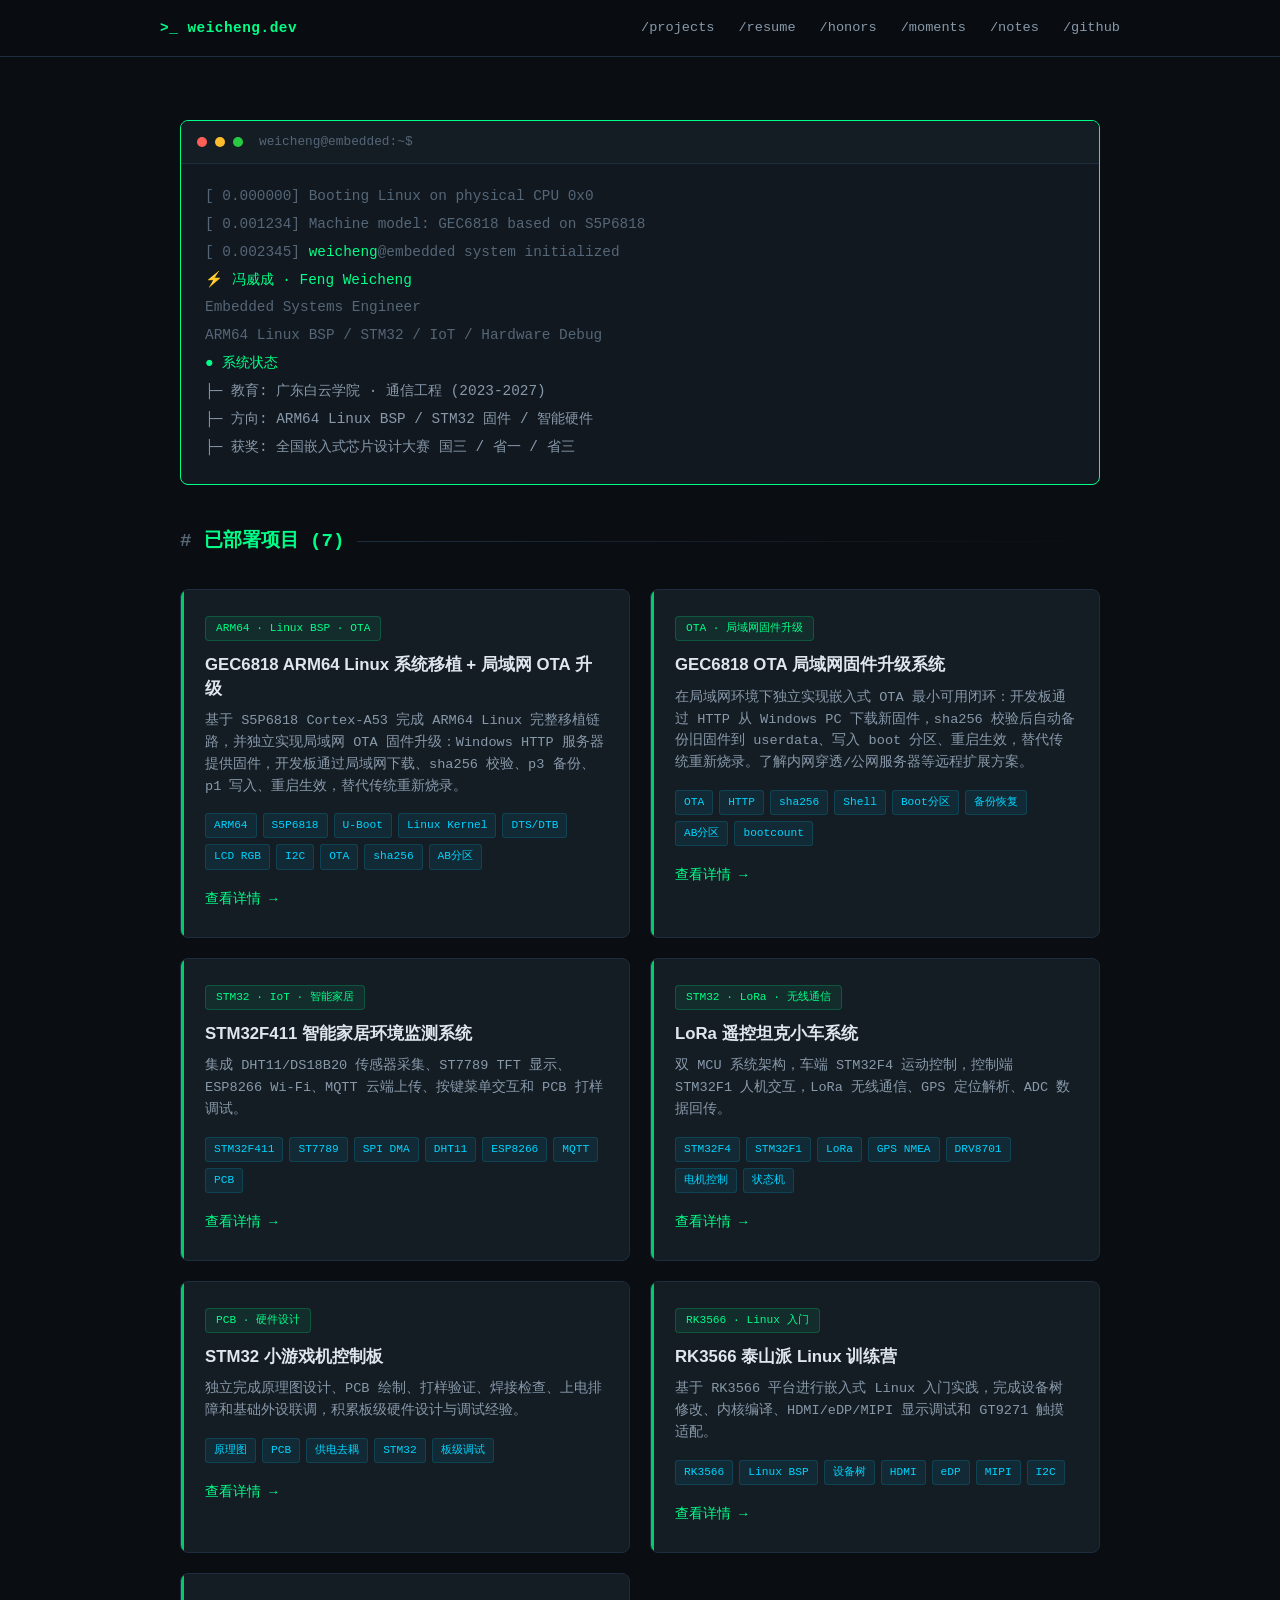
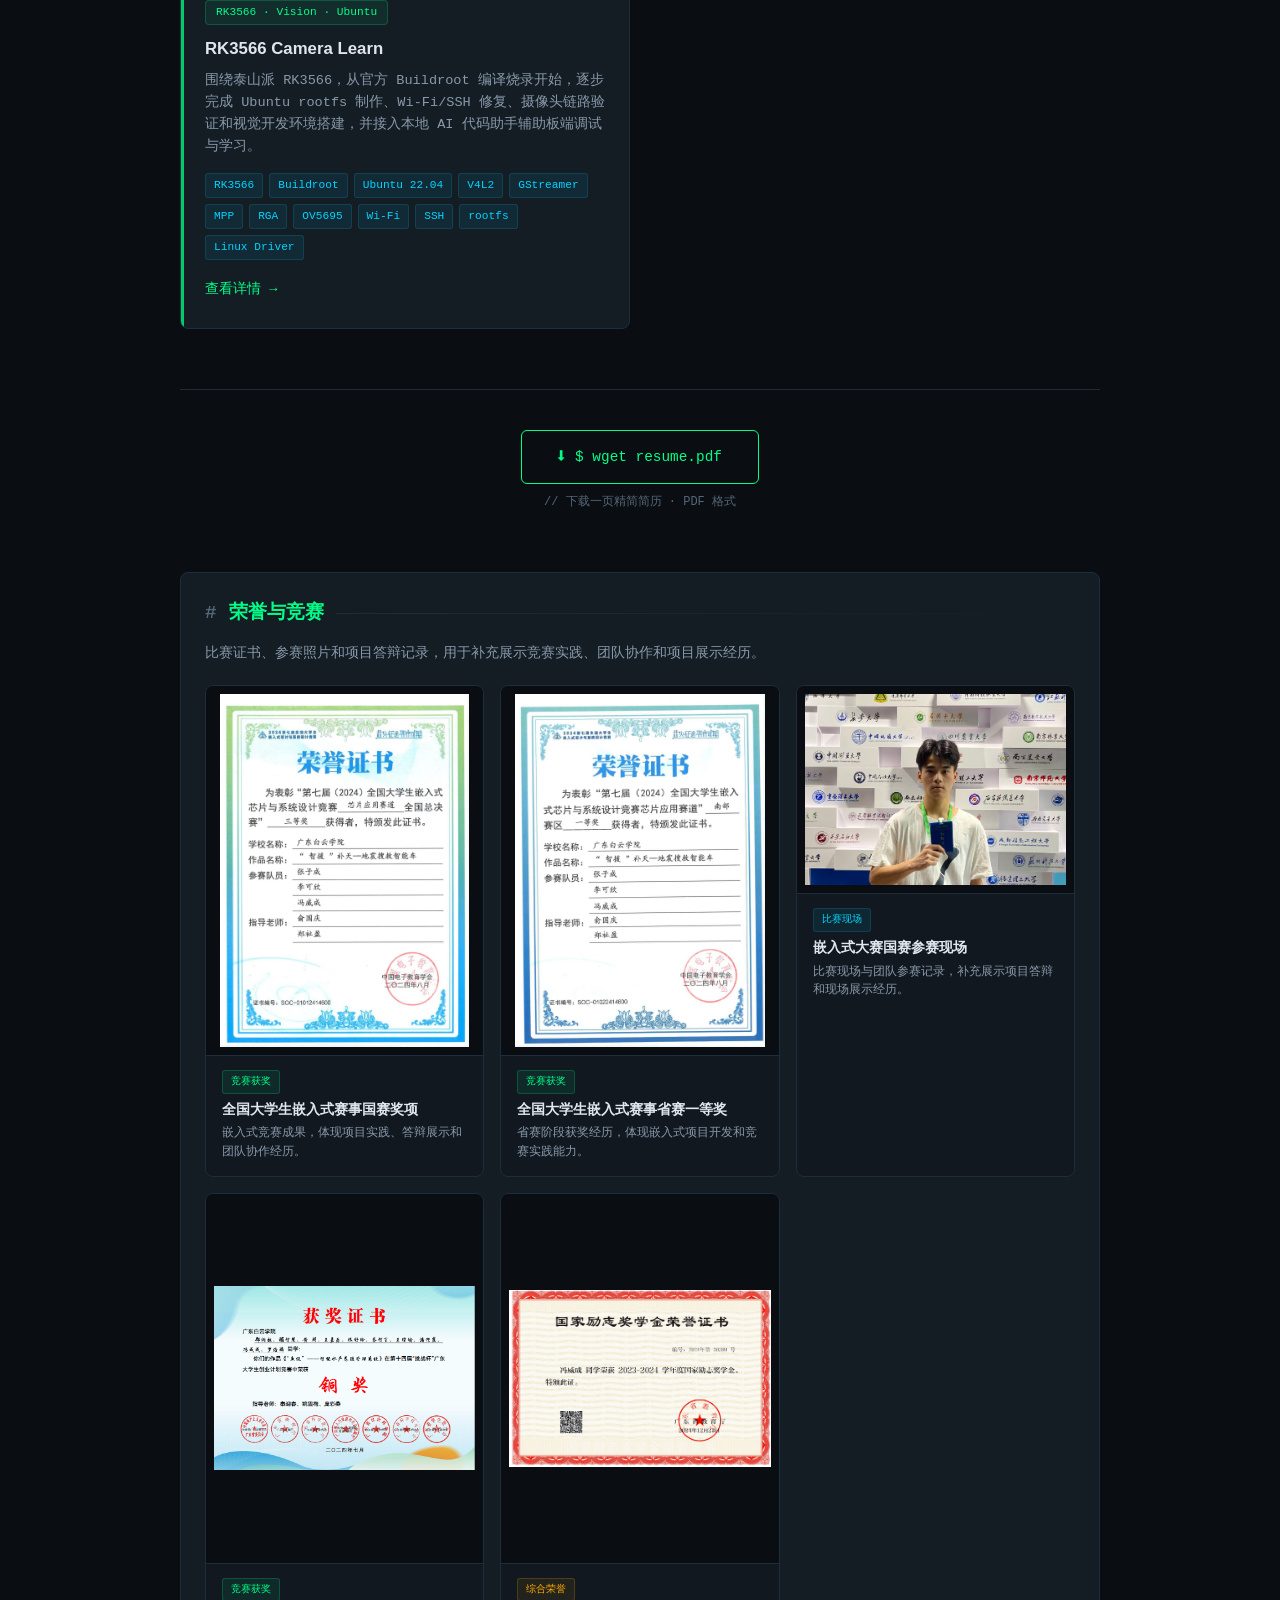
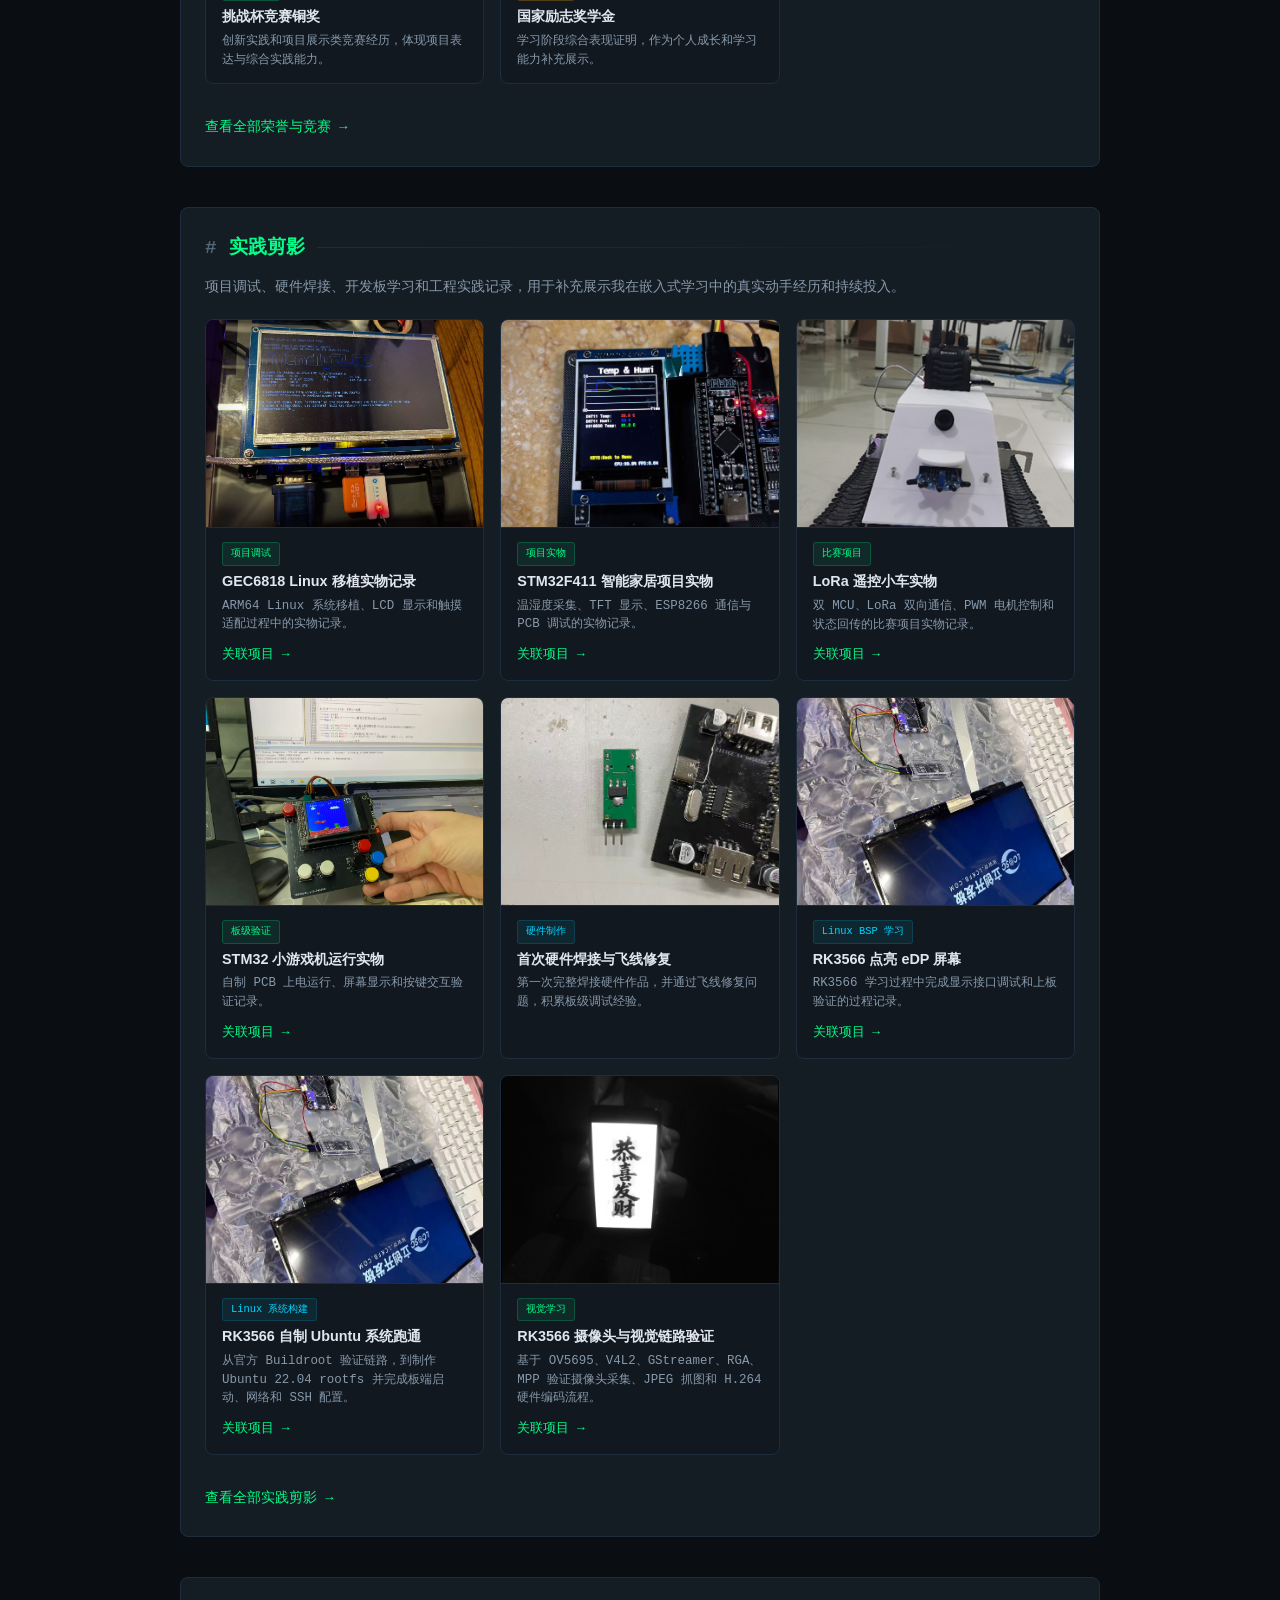
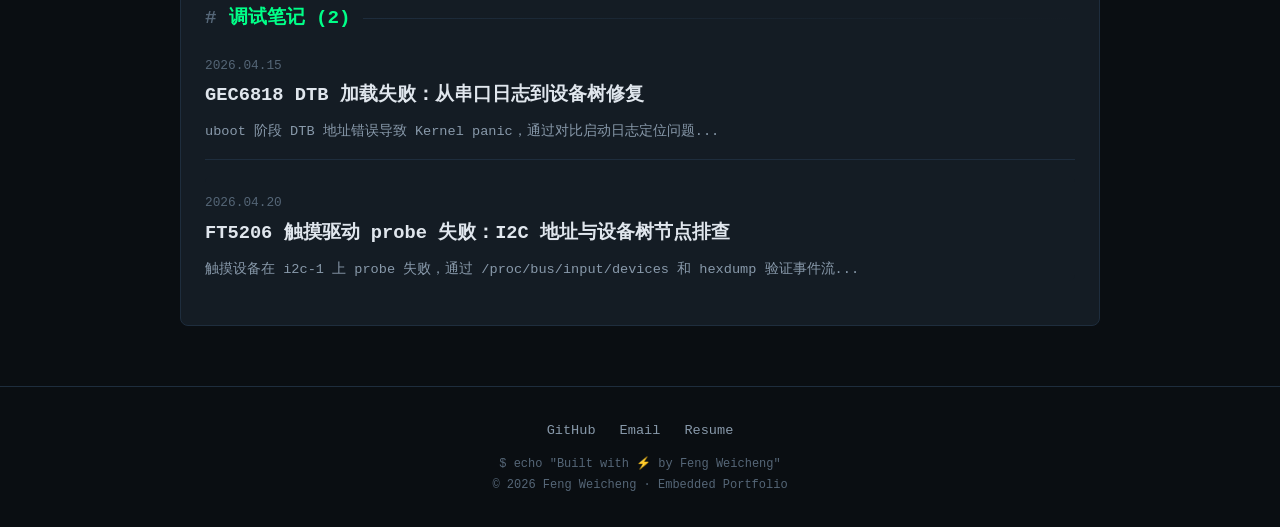
<file: index.html>
<!DOCTYPE html>
<html lang="zh-CN">
<head>
  <meta charset="UTF-8">
  <meta name="viewport" content="width=device-width, initial-scale=1.0">
  <meta name="description" content="冯威成 · 嵌入式个人作品集 · ARM64 Linux BSP · STM32 · IoT 智能硬件">
  <meta name="keywords" content="嵌入式, Linux BSP, STM32, ARM64, 驱动开发, 智能硬件, IoT">
  <meta name="author" content="冯威成">

  <!-- Open Graph -->
  <meta property="og:title" content="冯威成 · 嵌入式作品集">
  <meta property="og:description" content="ARM64 Linux BSP / STM32 / IoT 智能硬件">
  <meta property="og:type" content="website">
  <meta property="og:url" content="https://weichengfeng.github.io">

  <title>冯威成 · 嵌入式作品集 | Embedded Portfolio</title>
  <link rel="stylesheet" href="css/style.css">
  <link rel="icon" type="image/svg+xml" href="data:image/svg+xml,<svg xmlns='http://www.w3.org/2000/svg' viewBox='0 0 100 100'><text y='.9em' font-size='90'>⚡</text></svg>">
</head>
<body>

  <!-- ====== 导航栏 ====== -->
  <nav class="nav-bar">
    <div class="nav-inner">
      <a href="/" class="nav-brand">weicheng.dev</a>
      <ul class="nav-links">
        <li><a href="/#projects">/projects</a></li>
        <li><a href="/#resume">/resume</a></li>
        <li><a href="honors.html">/honors</a></li>
        <li><a href="moments.html">/moments</a></li>
        <li><a href="notes/debug-log-1.html">/notes</a></li>
        <li><a href="https://github.com/Weicheng77777777" target="_blank">/github</a></li>
      </ul>
    </div>
  </nav>

  <!-- ====== 首页终端区 ====== -->
  <section class="hero">
    <div class="container">
      <div class="terminal-window">
        <div class="terminal-header">
          <span class="terminal-dot red"></span>
          <span class="terminal-dot yellow"></span>
          <span class="terminal-dot green"></span>
          <span class="terminal-title">weicheng@embedded:~$</span>
        </div>
        <div class="terminal-output" id="termOutput">
          <!-- 启动动画由 JS 动态插入 -->
        </div>
        <div class="term-input-line" id="termInputLine" style="display:none;">
          <span class="term-input-prompt" id="termPrompt">weicheng@embedded:~$ </span>
          <input type="text" class="term-input-field" id="termInput" autofocus spellcheck="false" autocomplete="off">
        </div>
      </div>

      <!-- ====== 项目卡片 ====== -->
      <div id="projects">
        <h2 class="section-title">已部署项目 (7)</h2>
      </div>
      <div class="projects-grid">
        <!-- 项目 1: GEC6818 -->
        <div class="card">
          <div class="card-tag">ARM64 · Linux BSP · OTA</div>
          <h3>GEC6818 ARM64 Linux 系统移植 + 局域网 OTA 升级</h3>
          <p>基于 S5P6818 Cortex-A53 完成 ARM64 Linux 完整移植链路，并独立实现局域网 OTA 固件升级：Windows HTTP 服务器提供固件，开发板通过局域网下载、sha256 校验、p3 备份、p1 写入、重启生效，替代传统重新烧录。</p>
          <div class="card-tech">
            <span>ARM64</span>
            <span>S5P6818</span>
            <span>U-Boot</span>
            <span>Linux Kernel</span>
            <span>DTS/DTB</span>
            <span>LCD RGB</span>
            <span>I2C</span>
            <span>OTA</span>
            <span>sha256</span>
            <span>AB分区</span>
          </div>
          <a href="projects/gec6818.html" class="card-link">查看详情 →</a>
        </div>

        <!-- 项目 2: GEC6818 OTA -->
        <div class="card">
          <div class="card-tag">OTA · 局域网固件升级</div>
          <h3>GEC6818 OTA 局域网固件升级系统</h3>
          <p>在局域网环境下独立实现嵌入式 OTA 最小可用闭环：开发板通过 HTTP 从 Windows PC 下载新固件，sha256 校验后自动备份旧固件到 userdata、写入 boot 分区、重启生效，替代传统重新烧录。了解内网穿透/公网服务器等远程扩展方案。</p>
          <div class="card-tech">
            <span>OTA</span>
            <span>HTTP</span>
            <span>sha256</span>
            <span>Shell</span>
            <span>Boot分区</span>
            <span>备份恢复</span>
            <span>AB分区</span>
            <span>bootcount</span>
          </div>
          <a href="projects/gec6818.html#ota" class="card-link">查看详情 →</a>
        </div>

        <!-- 项目 3: STM32F411 -->
        <div class="card">
          <div class="card-tag">STM32 · IoT · 智能家居</div>
          <h3>STM32F411 智能家居环境监测系统</h3>
          <p>集成 DHT11/DS18B20 传感器采集、ST7789 TFT 显示、ESP8266 Wi-Fi、MQTT 云端上传、按键菜单交互和 PCB 打样调试。</p>
          <div class="card-tech">
            <span>STM32F411</span>
            <span>ST7789</span>
            <span>SPI DMA</span>
            <span>DHT11</span>
            <span>ESP8266</span>
            <span>MQTT</span>
            <span>PCB</span>
          </div>
          <a href="projects/stm32f411.html" class="card-link">查看详情 →</a>
        </div>

        <!-- 项目 4: LoRa 小车 -->
        <div class="card">
          <div class="card-tag">STM32 · LoRa · 无线通信</div>
          <h3>LoRa 遥控坦克小车系统</h3>
          <p>双 MCU 系统架构，车端 STM32F4 运动控制，控制端 STM32F1 人机交互，LoRa 无线通信、GPS 定位解析、ADC 数据回传。</p>
          <div class="card-tech">
            <span>STM32F4</span>
            <span>STM32F1</span>
            <span>LoRa</span>
            <span>GPS NMEA</span>
            <span>DRV8701</span>
            <span>电机控制</span>
            <span>状态机</span>
          </div>
          <a href="projects/lora-car.html" class="card-link">查看详情 →</a>
        </div>

        <!-- 项目 5: 小游戏机 -->
        <div class="card">
          <div class="card-tag">PCB · 硬件设计</div>
          <h3>STM32 小游戏机控制板</h3>
          <p>独立完成原理图设计、PCB 绘制、打样验证、焊接检查、上电排障和基础外设联调，积累板级硬件设计与调试经验。</p>
          <div class="card-tech">
            <span>原理图</span>
            <span>PCB</span>
            <span>供电去耦</span>
            <span>STM32</span>
            <span>板级调试</span>
          </div>
          <a href="projects/game-console.html" class="card-link">查看详情 →</a>
        </div>

        <!-- 项目 6: RK3566 -->
        <div class="card">
          <div class="card-tag">RK3566 · Linux 入门</div>
          <h3>RK3566 泰山派 Linux 训练营</h3>
          <p>基于 RK3566 平台进行嵌入式 Linux 入门实践，完成设备树修改、内核编译、HDMI/eDP/MIPI 显示调试和 GT9271 触摸适配。</p>
          <div class="card-tech">
            <span>RK3566</span>
            <span>Linux BSP</span>
            <span>设备树</span>
            <span>HDMI</span>
            <span>eDP</span>
            <span>MIPI</span>
            <span>I2C</span>
          </div>
          <a href="projects/rk3566.html" class="card-link">查看详情 →</a>
        </div>

        <!-- 项目 7: RK3566 Camera Learn -->
        <div class="card">
          <div class="card-tag">RK3566 · Vision · Ubuntu</div>
          <h3>RK3566 Camera Learn</h3>
          <p>围绕泰山派 RK3566，从官方 Buildroot 编译烧录开始，逐步完成 Ubuntu rootfs 制作、Wi-Fi/SSH 修复、摄像头链路验证和视觉开发环境搭建，并接入本地 AI 代码助手辅助板端调试与学习。</p>
          <div class="card-tech">
            <span>RK3566</span>
            <span>Buildroot</span>
            <span>Ubuntu 22.04</span>
            <span>V4L2</span>
            <span>GStreamer</span>
            <span>MPP</span>
            <span>RGA</span>
            <span>OV5695</span>
            <span>Wi-Fi</span>
            <span>SSH</span>
            <span>rootfs</span>
            <span>Linux Driver</span>
          </div>
          <a href="projects/rk3566-camera-learn.html" class="card-link">查看详情 →</a>
        </div>
      </div>

      <!-- ====== 简历下载区 ====== -->
      <div id="resume" class="resume-section">
        <a href="resume.pdf" class="resume-btn" download>
          ⬇ <span>$ wget resume.pdf</span>
        </a>
        <p class="resume-hint">// 下载一页精简简历 · PDF 格式</p>
      </div>

      <!-- ====== 荣誉与竞赛预览 ====== -->
      <div class="honors-preview">
        <h2 class="section-title" style="margin-bottom: 12px;">荣誉与竞赛</h2>
        <p style="color: var(--text-secondary); font-size: 0.85rem; margin-bottom: 20px;">
          比赛证书、参赛照片和项目答辩记录，用于补充展示竞赛实践、团队协作和项目展示经历。
        </p>
        <div class="honor-grid">
          <!-- 精选 1: 嵌入式国三 -->
          <div class="honor-card">
            <img class="honor-image" src="images/honors/全国大学生嵌入式国三证书.jpg" alt="全国大学生嵌入式赛事国赛奖项" loading="lazy">
            <div class="honor-body">
              <span class="honor-tag green">竞赛获奖</span>
              <h3>全国大学生嵌入式赛事国赛奖项</h3>
              <p>嵌入式竞赛成果，体现项目实践、答辩展示和团队协作经历。</p>
            </div>
          </div>
          <!-- 精选 2: 嵌入式省一 -->
          <div class="honor-card">
            <img class="honor-image" src="images/honors/全国大学生嵌入式省一证书.jpg" alt="全国大学生嵌入式赛事省赛一等奖" loading="lazy">
            <div class="honor-body">
              <span class="honor-tag green">竞赛获奖</span>
              <h3>全国大学生嵌入式赛事省赛一等奖</h3>
              <p>省赛阶段获奖经历，体现嵌入式项目开发和竞赛实践能力。</p>
            </div>
          </div>
          <!-- 精选 3: 嵌入式国赛参赛合照 -->
          <div class="honor-card">
            <img class="honor-image photo" src="images/honors/嵌入式大赛国赛参赛院校墙参赛合照.jpg" alt="嵌入式大赛国赛参赛现场" loading="lazy">
            <div class="honor-body">
              <span class="honor-tag">比赛现场</span>
              <h3>嵌入式大赛国赛参赛现场</h3>
              <p>比赛现场与团队参赛记录，补充展示项目答辩和现场展示经历。</p>
            </div>
          </div>
          <!-- 精选 4: 挑战杯 -->
          <div class="honor-card">
            <img class="honor-image" src="images/honors/挑战杯铜奖证书照片.png" alt="挑战杯竞赛铜奖" loading="lazy">
            <div class="honor-body">
              <span class="honor-tag green">竞赛获奖</span>
              <h3>挑战杯竞赛铜奖</h3>
              <p>创新实践和项目展示类竞赛经历，体现项目表达与综合实践能力。</p>
            </div>
          </div>
          <!-- 精选 5: 国家励志奖学金 -->
          <div class="honor-card">
            <img class="honor-image" src="images/honors/国家励志奖学金证书照片.png" alt="国家励志奖学金" loading="lazy">
            <div class="honor-body">
              <span class="honor-tag warn">综合荣誉</span>
              <h3>国家励志奖学金</h3>
              <p>学习阶段综合表现证明，作为个人成长和学习能力补充展示。</p>
            </div>
          </div>
        </div>
        <a href="honors.html" class="view-all">查看全部荣誉与竞赛 →</a>
      </div>

      <!-- ====== 实践剪影预览 ====== -->
      <div class="moments-preview">
        <h2 class="section-title" style="margin-bottom: 12px;">实践剪影</h2>
        <p style="color: var(--text-secondary); font-size: 0.85rem; margin-bottom: 20px;">
          项目调试、硬件焊接、开发板学习和工程实践记录，用于补充展示我在嵌入式学习中的真实动手经历和持续投入。
        </p>
        <div class="moment-grid">
          <!-- 精选 1: GEC6818 -->
          <div class="moment-card">
            <img class="moment-image" src="images/gec6818/GEC6818实物图.jpg" alt="GEC6818 Linux 移植实物记录" loading="lazy">
            <div class="moment-body">
              <span class="moment-tag green">项目调试</span>
              <h3>GEC6818 Linux 移植实物记录</h3>
              <p>ARM64 Linux 系统移植、LCD 显示和触摸适配过程中的实物记录。</p>
              <a href="projects/gec6818.html" class="moment-link">关联项目 →</a>
            </div>
          </div>
          <!-- 精选 2: STM32F411 -->
          <div class="moment-card">
            <img class="moment-image" src="images/stm32f411/F411温湿度的实物图.jpg" alt="STM32F411 智能家居项目实物" loading="lazy">
            <div class="moment-body">
              <span class="moment-tag green">项目实物</span>
              <h3>STM32F411 智能家居项目实物</h3>
              <p>温湿度采集、TFT 显示、ESP8266 通信与 PCB 调试的实物记录。</p>
              <a href="projects/stm32f411.html" class="moment-link">关联项目 →</a>
            </div>
          </div>
          <!-- 精选 3: LoRa 小车 -->
          <div class="moment-card">
            <img class="moment-image" src="images/lora-car/lora小车实物图.png" alt="LoRa 遥控小车实物" loading="lazy">
            <div class="moment-body">
              <span class="moment-tag green">比赛项目</span>
              <h3>LoRa 遥控小车实物</h3>
              <p>双 MCU、LoRa 双向通信、PWM 电机控制和状态回传的比赛项目实物记录。</p>
              <a href="projects/lora-car.html" class="moment-link">关联项目 →</a>
            </div>
          </div>
          <!-- 精选 4: STM32 小游戏机 -->
          <div class="moment-card">
            <img class="moment-image" src="images/game-console/STM32小游戏机运行实物图.jpg" alt="STM32 小游戏机运行实物" loading="lazy">
            <div class="moment-body">
              <span class="moment-tag green">板级验证</span>
              <h3>STM32 小游戏机运行实物</h3>
              <p>自制 PCB 上电运行、屏幕显示和按键交互验证记录。</p>
              <a href="projects/game-console.html" class="moment-link">关联项目 →</a>
            </div>
          </div>
          <!-- 精选 5: 首次焊接 -->
          <div class="moment-card">
            <img class="moment-image" src="images/moments/首次焊接硬件作品（首次焊接就学会了飞线）.jpg" alt="首次硬件焊接与飞线修复" loading="lazy">
            <div class="moment-body">
              <span class="moment-tag">硬件制作</span>
              <h3>首次硬件焊接与飞线修复</h3>
              <p>第一次完整焊接硬件作品，并通过飞线修复问题，积累板级调试经验。</p>
            </div>
          </div>
          <!-- 精选 6: RK3566 -->
          <div class="moment-card">
            <img class="moment-image" src="images/RK3566点亮EDP.jpg" alt="RK3566 点亮 eDP 屏幕" loading="lazy">
            <div class="moment-body">
              <span class="moment-tag">Linux BSP 学习</span>
              <h3>RK3566 点亮 eDP 屏幕</h3>
              <p>RK3566 学习过程中完成显示接口调试和上板验证的过程记录。</p>
              <a href="projects/rk3566.html" class="moment-link">关联项目 →</a>
            </div>
          </div>
          <!-- 精选 7: RK3566 自制 Ubuntu 系统跑通 -->
          <div class="moment-card">
            <img class="moment-image" src="images/rk3566-camera-learn/rk3566-board.jpg" alt="RK3566 自制 Ubuntu 系统跑通" loading="lazy">
            <div class="moment-body">
              <span class="moment-tag">Linux 系统构建</span>
              <h3>RK3566 自制 Ubuntu 系统跑通</h3>
              <p>从官方 Buildroot 验证链路，到制作 Ubuntu 22.04 rootfs 并完成板端启动、网络和 SSH 配置。</p>
              <a href="projects/rk3566-camera-learn.html" class="moment-link">关联项目 →</a>
            </div>
          </div>
          <!-- 精选 8: RK3566 摄像头与视觉链路验证 -->
          <div class="moment-card">
            <img class="moment-image" src="images/rk3566-camera-learn/camera-demo.jpg" alt="RK3566 摄像头与视觉链路验证" loading="lazy">
            <div class="moment-body">
              <span class="moment-tag green">视觉学习</span>
              <h3>RK3566 摄像头与视觉链路验证</h3>
              <p>基于 OV5695、V4L2、GStreamer、RGA、MPP 验证摄像头采集、JPEG 抓图和 H.264 硬件编码流程。</p>
              <a href="projects/rk3566-camera-learn.html" class="moment-link">关联项目 →</a>
            </div>
          </div>
        </div>
        <a href="moments.html" class="view-all">查看全部实践剪影 →</a>
      </div>

      <!-- ====== 调试笔记入口 ====== -->
      <div style="margin-top: 20px; padding: 24px; border: 1px solid var(--border-color); border-radius: 8px; background: var(--bg-card);">
        <h2 class="section-title" style="margin-bottom: 16px;">调试笔记 (2)</h2>
        <div class="notes-list">
          <div class="note-item" style="border: none; padding: 0 0 16px 0; border-bottom: 1px solid var(--border-color) !important; border-radius: 0;">
            <div class="note-date">2026.04.15</div>
            <h3><a href="notes/debug-log-1.html">GEC6818 DTB 加载失败：从串口日志到设备树修复</a></h3>
            <div class="note-excerpt">uboot 阶段 DTB 地址错误导致 Kernel panic，通过对比启动日志定位问题...</div>
          </div>
          <div class="note-item" style="border: none; padding: 16px 0 0 0;">
            <div class="note-date">2026.04.20</div>
            <h3><a href="notes/debug-log-1.html">FT5206 触摸驱动 probe 失败：I2C 地址与设备树节点排查</a></h3>
            <div class="note-excerpt">触摸设备在 i2c-1 上 probe 失败，通过 /proc/bus/input/devices 和 hexdump 验证事件流...</div>
          </div>
        </div>
      </div>

    </div>
  </section>

  <!-- ====== 页脚 ====== -->
  <footer class="footer">
    <div class="container">
      <div class="footer-links">
        <a href="https://github.com/Weicheng77777777" target="_blank">GitHub</a>
        <a href="mailto:2590752572@qq.com">Email</a>
        <a href="resume.pdf" download>Resume</a>
      </div>
      <p class="footer-copy">
        <span class="terminal-green">$ echo "Built with ⚡ by Feng Weicheng"</span><br>
        <span style="color: var(--text-muted);">© 2026 Feng Weicheng · Embedded Portfolio</span>
      </p>
    </div>
  </footer>

  <script src="js/main.js"></script>
</body>
</html>
</file>
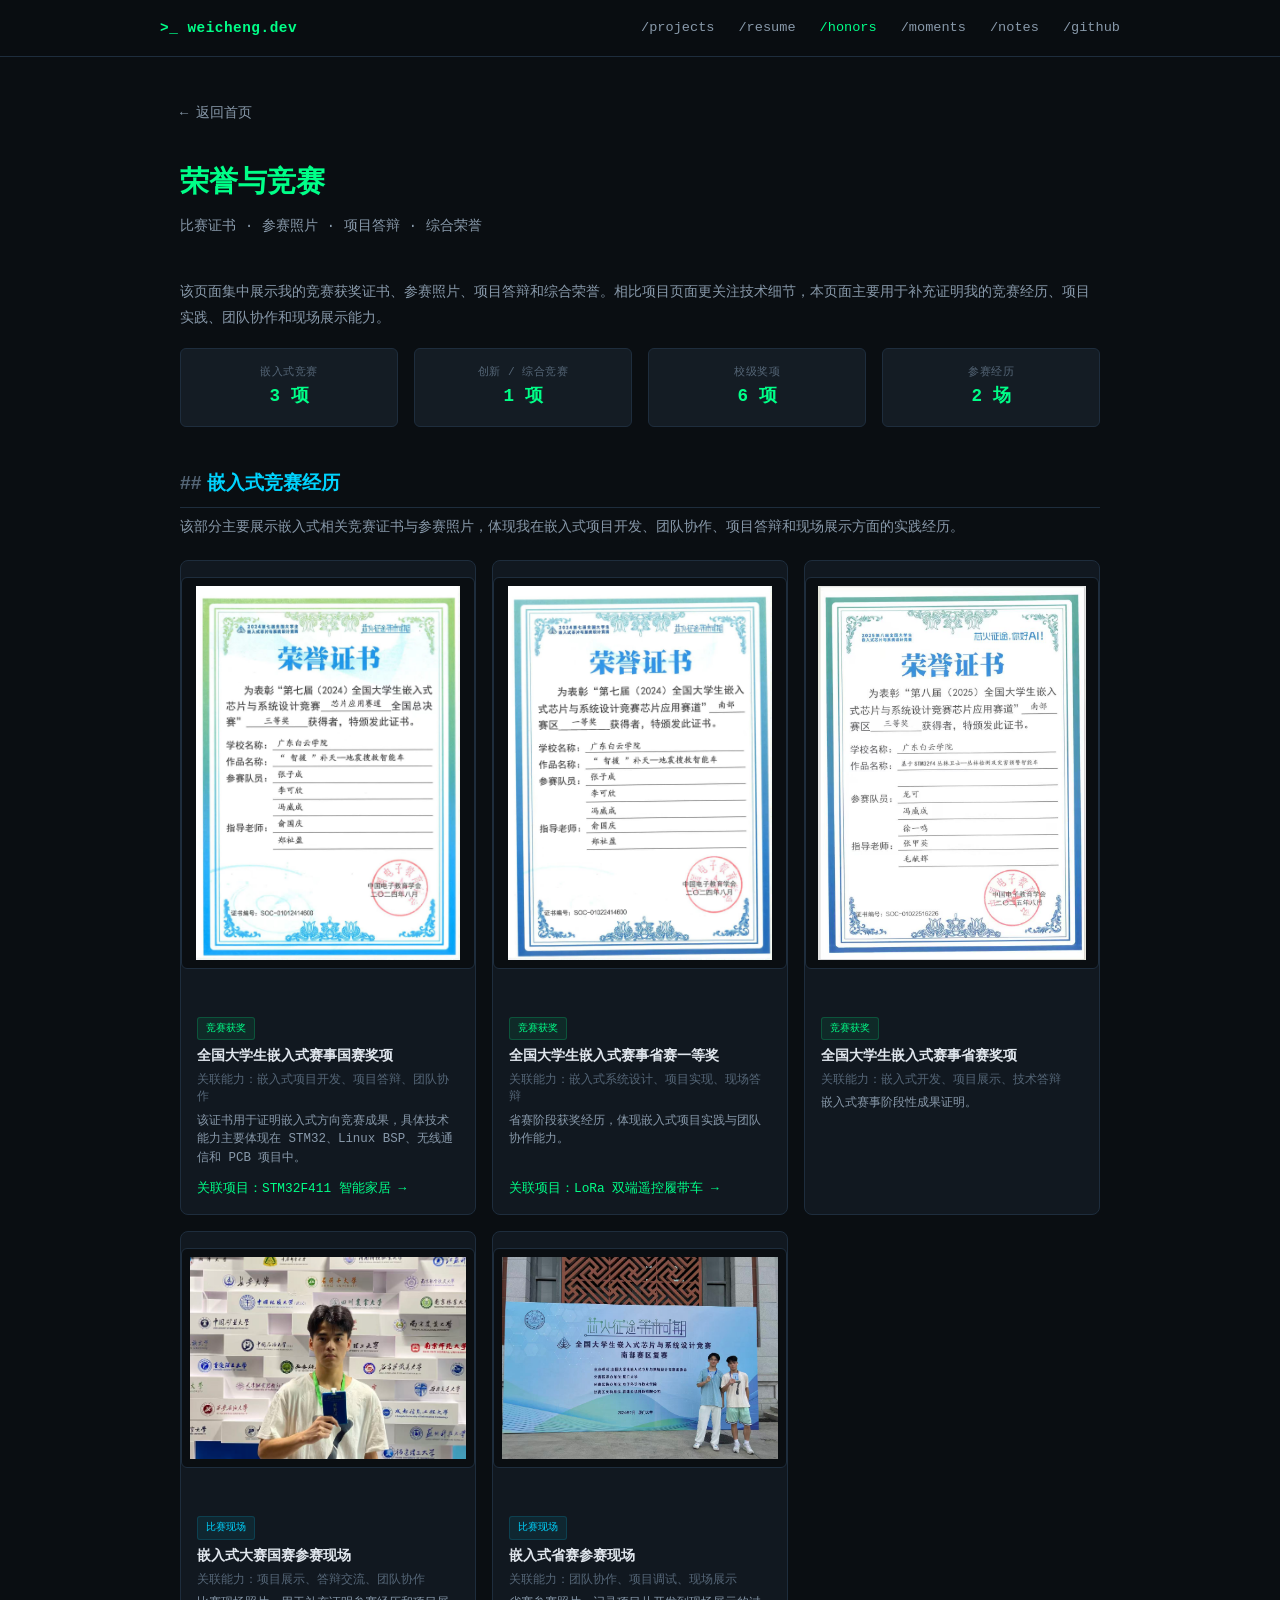
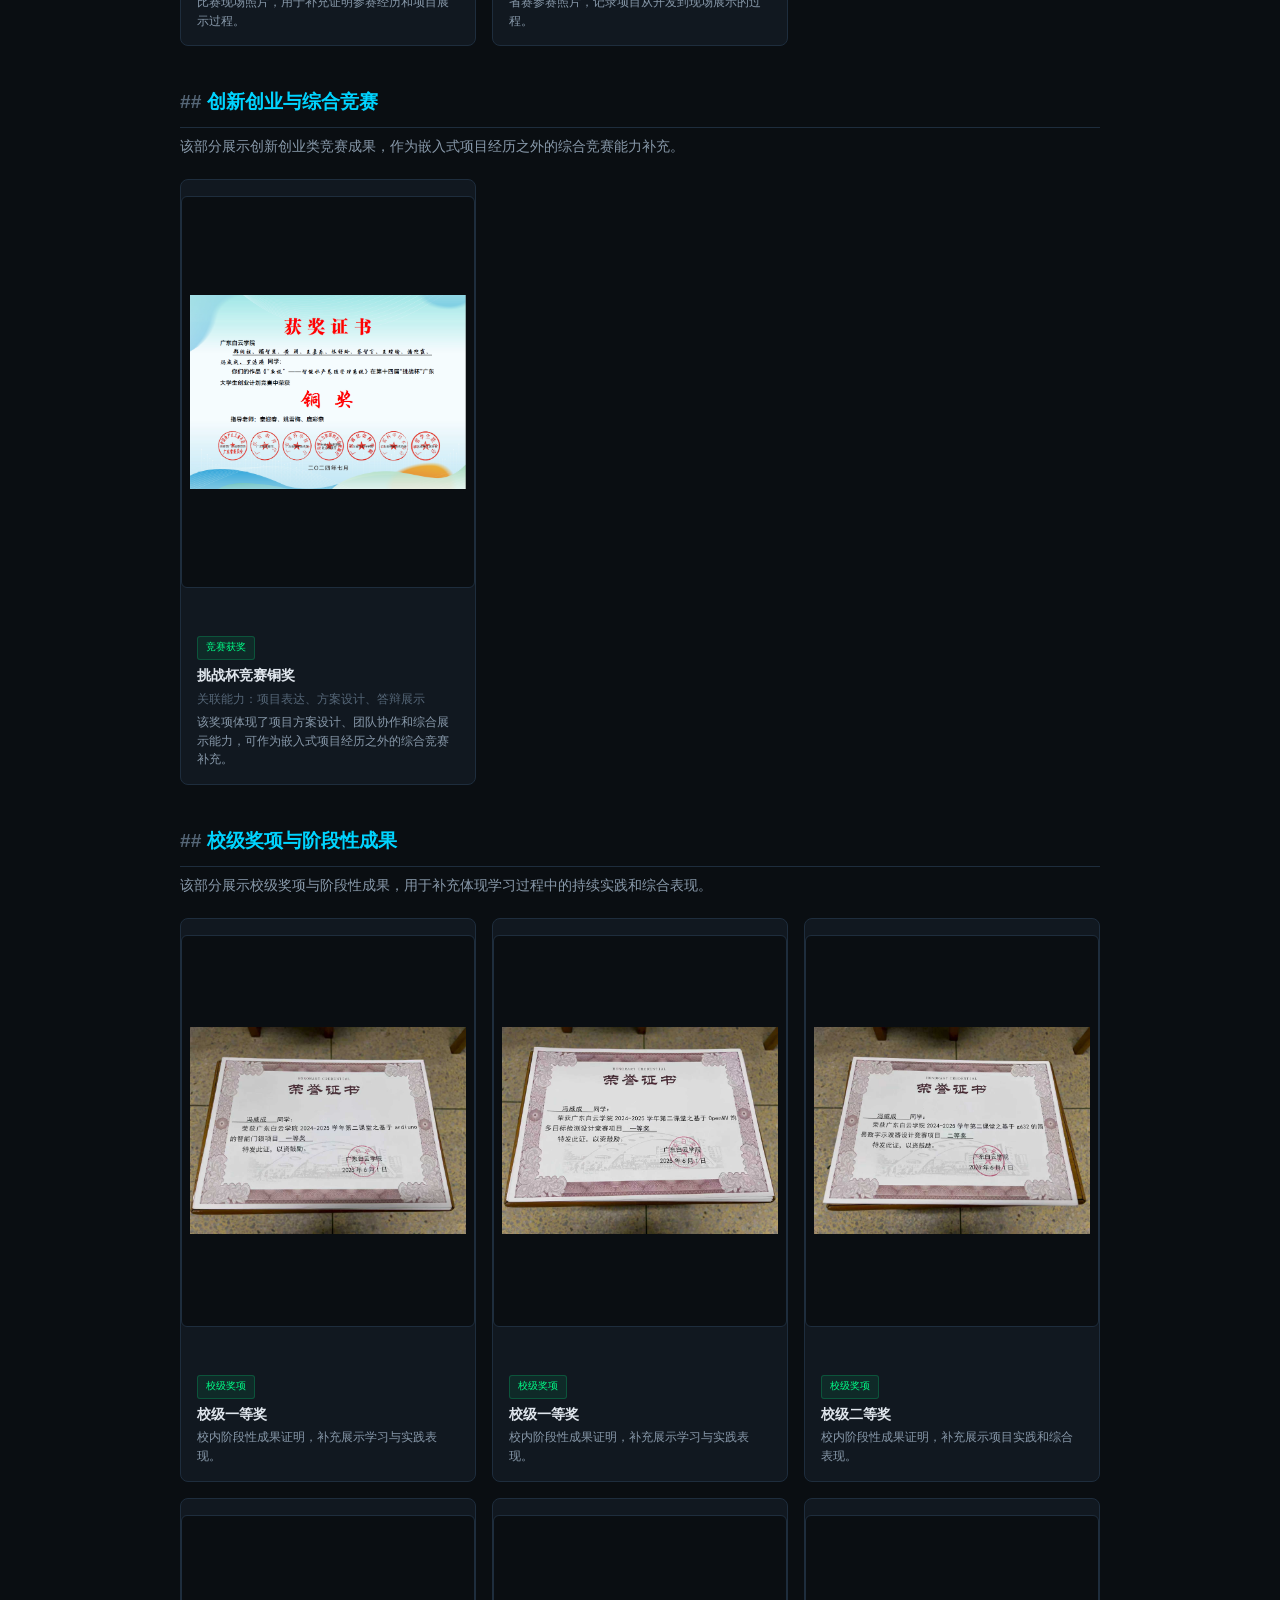
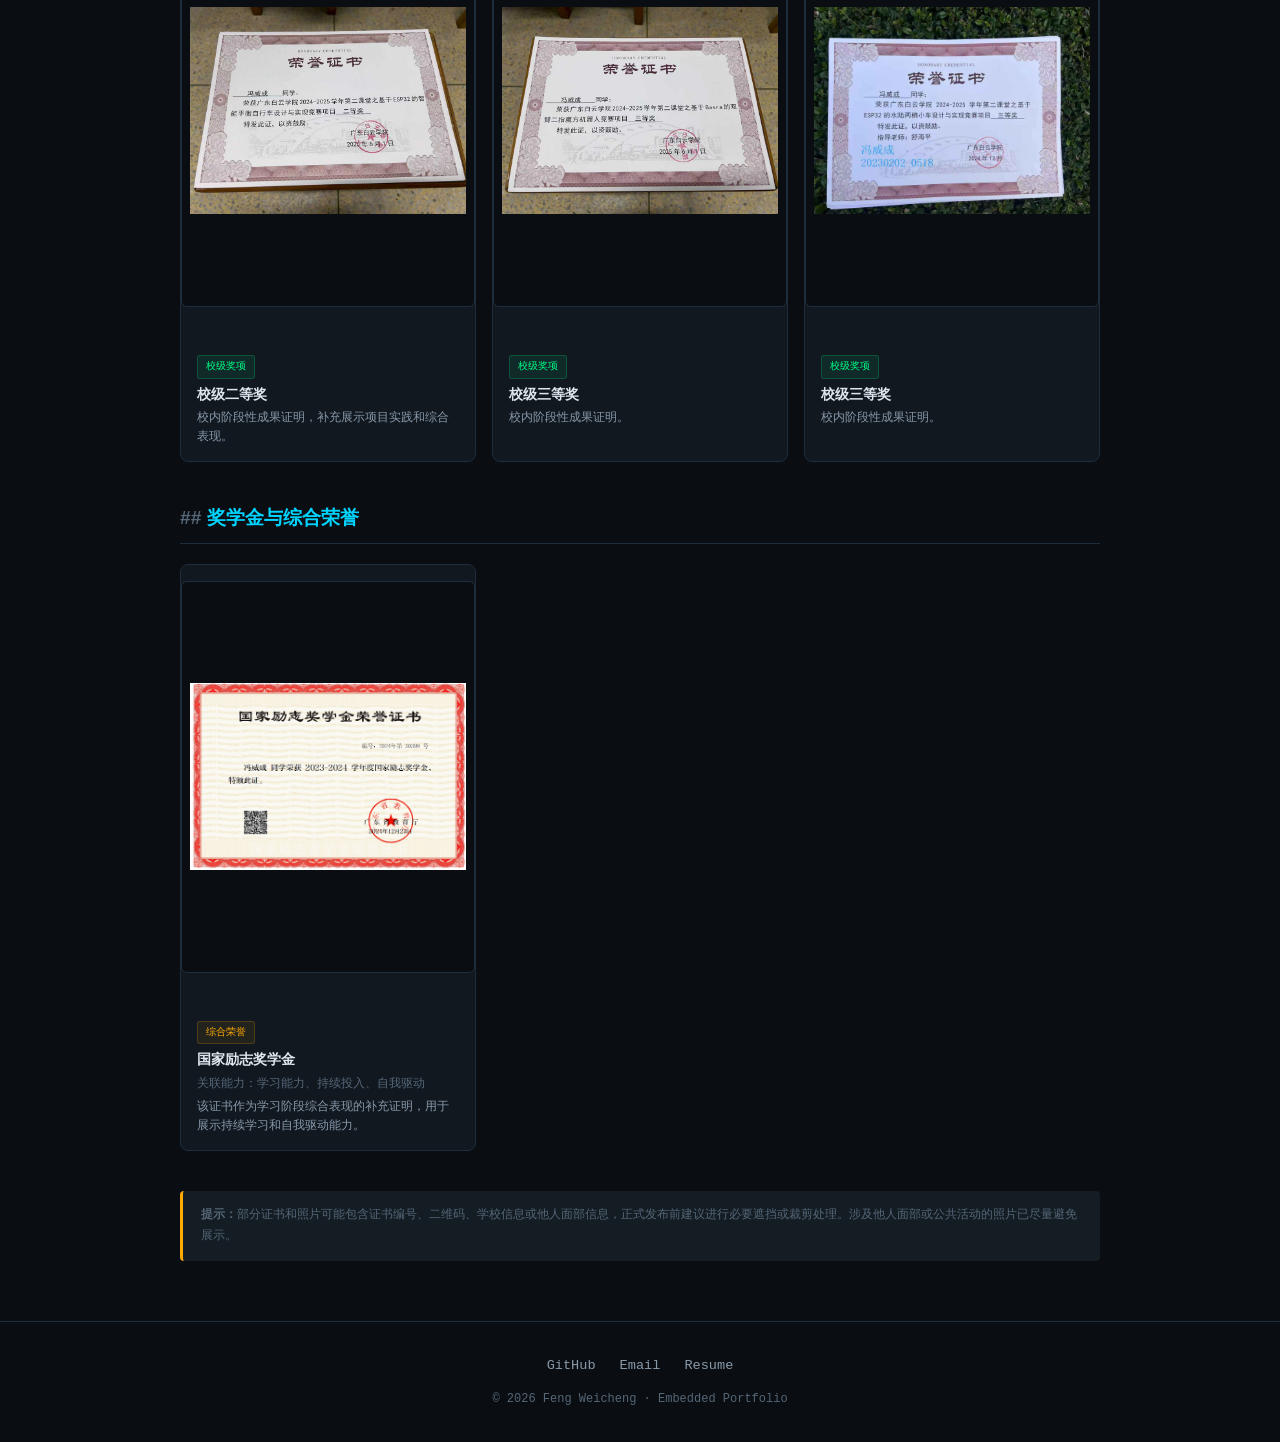
<file: honors.html>
<!DOCTYPE html>
<html lang="zh-CN">
<head>
  <meta charset="UTF-8">
  <meta name="viewport" content="width=device-width, initial-scale=1.0">
  <meta name="description" content="荣誉与竞赛 — 冯威成 · 嵌入式个人作品集">
  <title>荣誉与竞赛 | 冯威成</title>
  <link rel="stylesheet" href="css/style.css">
</head>
<body>

  <nav class="nav-bar">
    <div class="nav-inner">
      <a href="/" class="nav-brand">weicheng.dev</a>
      <ul class="nav-links">
        <li><a href="/#projects">/projects</a></li>
        <li><a href="/#resume">/resume</a></li>
        <li><a href="honors.html" style="color: var(--terminal-green);">/honors</a></li>
        <li><a href="moments.html">/moments</a></li>
        <li><a href="notes/debug-log-1.html">/notes</a></li>
        <li><a href="https://github.com/Weicheng77777777" target="_blank">/github</a></li>
      </ul>
    </div>
  </nav>

  <div class="project-detail">
    <div class="container">
      <a href="/" class="back-link">← 返回首页</a>

      <h1>荣誉与竞赛</h1>
      <p class="subtitle">比赛证书 · 参赛照片 · 项目答辩 · 综合荣誉</p>

      <p>
        该页面集中展示我的竞赛获奖证书、参赛照片、项目答辩和综合荣誉。相比项目页面更关注技术细节，本页面主要用于补充证明我的竞赛经历、项目实践、团队协作和现场展示能力。
      </p>

      <!-- ====== 荣誉概览 ====== -->
      <div class="honor-stats">
        <div class="honor-stat-item">
          <div class="stat-label">嵌入式竞赛</div>
          <div class="stat-value">3 项</div>
        </div>
        <div class="honor-stat-item">
          <div class="stat-label">创新 / 综合竞赛</div>
          <div class="stat-value">1 项</div>
        </div>
        <div class="honor-stat-item">
          <div class="stat-label">校级奖项</div>
          <div class="stat-value">6 项</div>
        </div>
        <div class="honor-stat-item">
          <div class="stat-label">参赛经历</div>
          <div class="stat-value">2 场</div>
        </div>
      </div>

      <!-- ====== A. 嵌入式竞赛 ====== -->
      <div class="honor-category">
        <h2>嵌入式竞赛经历</h2>
        <p class="cat-desc">该部分主要展示嵌入式相关竞赛证书与参赛照片，体现我在嵌入式项目开发、团队协作、项目答辩和现场展示方面的实践经历。</p>

        <div class="honor-grid">
          <!-- 嵌入式国三 -->
          <div class="honor-card">
            <a href="images/honors/全国大学生嵌入式国三证书.jpg" target="_blank"><img class="honor-image" src="images/honors/全国大学生嵌入式国三证书.jpg" alt="全国大学生嵌入式赛事国赛奖项" loading="lazy"></a>
            <div class="honor-body">
              <span class="honor-tag green">竞赛获奖</span>
              <h3>全国大学生嵌入式赛事国赛奖项</h3>
              <div class="honor-meta">关联能力：嵌入式项目开发、项目答辩、团队协作</div>
              <p>该证书用于证明嵌入式方向竞赛成果，具体技术能力主要体现在 STM32、Linux BSP、无线通信和 PCB 项目中。</p>
              <a href="projects/stm32f411.html" class="honor-link">关联项目：STM32F411 智能家居 →</a>
            </div>
          </div>

          <!-- 嵌入式省一 -->
          <div class="honor-card">
            <a href="images/honors/全国大学生嵌入式省一证书.jpg" target="_blank"><img class="honor-image" src="images/honors/全国大学生嵌入式省一证书.jpg" alt="全国大学生嵌入式赛事省赛一等奖" loading="lazy"></a>
            <div class="honor-body">
              <span class="honor-tag green">竞赛获奖</span>
              <h3>全国大学生嵌入式赛事省赛一等奖</h3>
              <div class="honor-meta">关联能力：嵌入式系统设计、项目实现、现场答辩</div>
              <p>省赛阶段获奖经历，体现嵌入式项目实践与团队协作能力。</p>
              <a href="projects/lora-car.html" class="honor-link">关联项目：LoRa 双端遥控履带车 →</a>
            </div>
          </div>

          <!-- 嵌入式省三 -->
          <div class="honor-card">
            <a href="images/honors/全国大学生嵌入式省三证书.jpg" target="_blank"><img class="honor-image" src="images/honors/全国大学生嵌入式省三证书.jpg" alt="全国大学生嵌入式赛事省赛奖项" loading="lazy"></a>
            <div class="honor-body">
              <span class="honor-tag green">竞赛获奖</span>
              <h3>全国大学生嵌入式赛事省赛奖项</h3>
              <div class="honor-meta">关联能力：嵌入式开发、项目展示、技术答辩</div>
              <p>嵌入式赛事阶段性成果证明。</p>
            </div>
          </div>

          <!-- 嵌入式国赛参赛现场 -->
          <div class="honor-card">
            <a href="images/honors/嵌入式大赛国赛参赛院校墙参赛合照.jpg" target="_blank"><img class="honor-image photo" src="images/honors/嵌入式大赛国赛参赛院校墙参赛合照.jpg" alt="嵌入式大赛国赛参赛现场" loading="lazy"></a>
            <div class="honor-body">
              <span class="honor-tag">比赛现场</span>
              <h3>嵌入式大赛国赛参赛现场</h3>
              <div class="honor-meta">关联能力：项目展示、答辩交流、团队协作</div>
              <p>比赛现场照片，用于补充证明参赛经历和项目展示过程。</p>
            </div>
          </div>

          <!-- 嵌入式省赛参赛现场 -->
          <div class="honor-card">
            <a href="images/honors/嵌入式省赛参赛合照照片.jpg" target="_blank"><img class="honor-image photo" src="images/honors/嵌入式省赛参赛合照照片.jpg" alt="嵌入式省赛参赛现场" loading="lazy"></a>
            <div class="honor-body">
              <span class="honor-tag">比赛现场</span>
              <h3>嵌入式省赛参赛现场</h3>
              <div class="honor-meta">关联能力：团队协作、项目调试、现场展示</div>
              <p>省赛参赛照片，记录项目从开发到现场展示的过程。</p>
            </div>
          </div>
        </div>
      </div>

      <!-- ====== B. 创新创业 / 综合竞赛 ====== -->
      <div class="honor-category">
        <h2>创新创业与综合竞赛</h2>
        <p class="cat-desc">该部分展示创新创业类竞赛成果，作为嵌入式项目经历之外的综合竞赛能力补充。</p>

        <div class="honor-grid">
          <div class="honor-card">
            <a href="images/honors/挑战杯铜奖证书照片.png" target="_blank"><img class="honor-image" src="images/honors/挑战杯铜奖证书照片.png" alt="挑战杯竞赛铜奖" loading="lazy"></a>
            <div class="honor-body">
              <span class="honor-tag green">竞赛获奖</span>
              <h3>挑战杯竞赛铜奖</h3>
              <div class="honor-meta">关联能力：项目表达、方案设计、答辩展示</div>
              <p>该奖项体现了项目方案设计、团队协作和综合展示能力，可作为嵌入式项目经历之外的综合竞赛补充。</p>
            </div>
          </div>
        </div>
      </div>

      <!-- ====== C. 校级奖项 ====== -->
      <div class="honor-category">
        <h2>校级奖项与阶段性成果</h2>
        <p class="cat-desc">该部分展示校级奖项与阶段性成果，用于补充体现学习过程中的持续实践和综合表现。</p>

        <div class="honor-grid">
          <div class="honor-card">
            <a href="images/honors/校级奖项一等奖1.jpg" target="_blank"><img class="honor-image" src="images/honors/校级奖项一等奖1.jpg" alt="校级一等奖" loading="lazy"></a>
            <div class="honor-body">
              <span class="honor-tag green">校级奖项</span>
              <h3>校级一等奖</h3>
              <p>校内阶段性成果证明，补充展示学习与实践表现。</p>
            </div>
          </div>
          <div class="honor-card">
            <a href="images/honors/校级奖项一等奖2.jpg" target="_blank"><img class="honor-image" src="images/honors/校级奖项一等奖2.jpg" alt="校级一等奖" loading="lazy"></a>
            <div class="honor-body">
              <span class="honor-tag green">校级奖项</span>
              <h3>校级一等奖</h3>
              <p>校内阶段性成果证明，补充展示学习与实践表现。</p>
            </div>
          </div>
          <div class="honor-card">
            <a href="images/honors/校级奖项二等奖1.jpg" target="_blank"><img class="honor-image" src="images/honors/校级奖项二等奖1.jpg" alt="校级二等奖" loading="lazy"></a>
            <div class="honor-body">
              <span class="honor-tag green">校级奖项</span>
              <h3>校级二等奖</h3>
              <p>校内阶段性成果证明，补充展示项目实践和综合表现。</p>
            </div>
          </div>
          <div class="honor-card">
            <a href="images/honors/校级奖项二等奖2.jpg" target="_blank"><img class="honor-image" src="images/honors/校级奖项二等奖2.jpg" alt="校级二等奖" loading="lazy"></a>
            <div class="honor-body">
              <span class="honor-tag green">校级奖项</span>
              <h3>校级二等奖</h3>
              <p>校内阶段性成果证明，补充展示项目实践和综合表现。</p>
            </div>
          </div>
          <div class="honor-card">
            <a href="images/honors/校级奖项三等奖1.jpg" target="_blank"><img class="honor-image" src="images/honors/校级奖项三等奖1.jpg" alt="校级三等奖" loading="lazy"></a>
            <div class="honor-body">
              <span class="honor-tag green">校级奖项</span>
              <h3>校级三等奖</h3>
              <p>校内阶段性成果证明。</p>
            </div>
          </div>
          <div class="honor-card">
            <a href="images/honors/校级奖项三等奖2.jpg" target="_blank"><img class="honor-image" src="images/honors/校级奖项三等奖2.jpg" alt="校级三等奖" loading="lazy"></a>
            <div class="honor-body">
              <span class="honor-tag green">校级奖项</span>
              <h3>校级三等奖</h3>
              <p>校内阶段性成果证明。</p>
            </div>
          </div>
        </div>
      </div>

      <!-- ====== D. 奖学金与综合荣誉 ====== -->
      <div class="honor-category">
        <h2>奖学金与综合荣誉</h2>

        <div class="honor-grid">
          <div class="honor-card">
            <a href="images/honors/国家励志奖学金证书照片.png" target="_blank"><img class="honor-image" src="images/honors/国家励志奖学金证书照片.png" alt="国家励志奖学金" loading="lazy"></a>
            <div class="honor-body">
              <span class="honor-tag warn">综合荣誉</span>
              <h3>国家励志奖学金</h3>
              <div class="honor-meta">关联能力：学习能力、持续投入、自我驱动</div>
              <p>该证书作为学习阶段综合表现的补充证明，用于展示持续学习和自我驱动能力。</p>
            </div>
          </div>
        </div>
      </div>

      <!-- ====== 隐私提示 ====== -->
      <div class="honor-note">
        <strong>提示：</strong>部分证书和照片可能包含证书编号、二维码、学校信息或他人面部信息，正式发布前建议进行必要遮挡或裁剪处理。涉及他人面部或公共活动的照片已尽量避免展示。
      </div>

    </div>
  </div>

  <footer class="footer">
    <div class="container">
      <div class="footer-links">
        <a href="https://github.com/Weicheng77777777" target="_blank">GitHub</a>
        <a href="mailto:2590752572@qq.com">Email</a>
        <a href="resume.pdf" download>Resume</a>
      </div>
      <p class="footer-copy">© 2026 Feng Weicheng · Embedded Portfolio</p>
    </div>
  </footer>

</body>
</html>
</file>
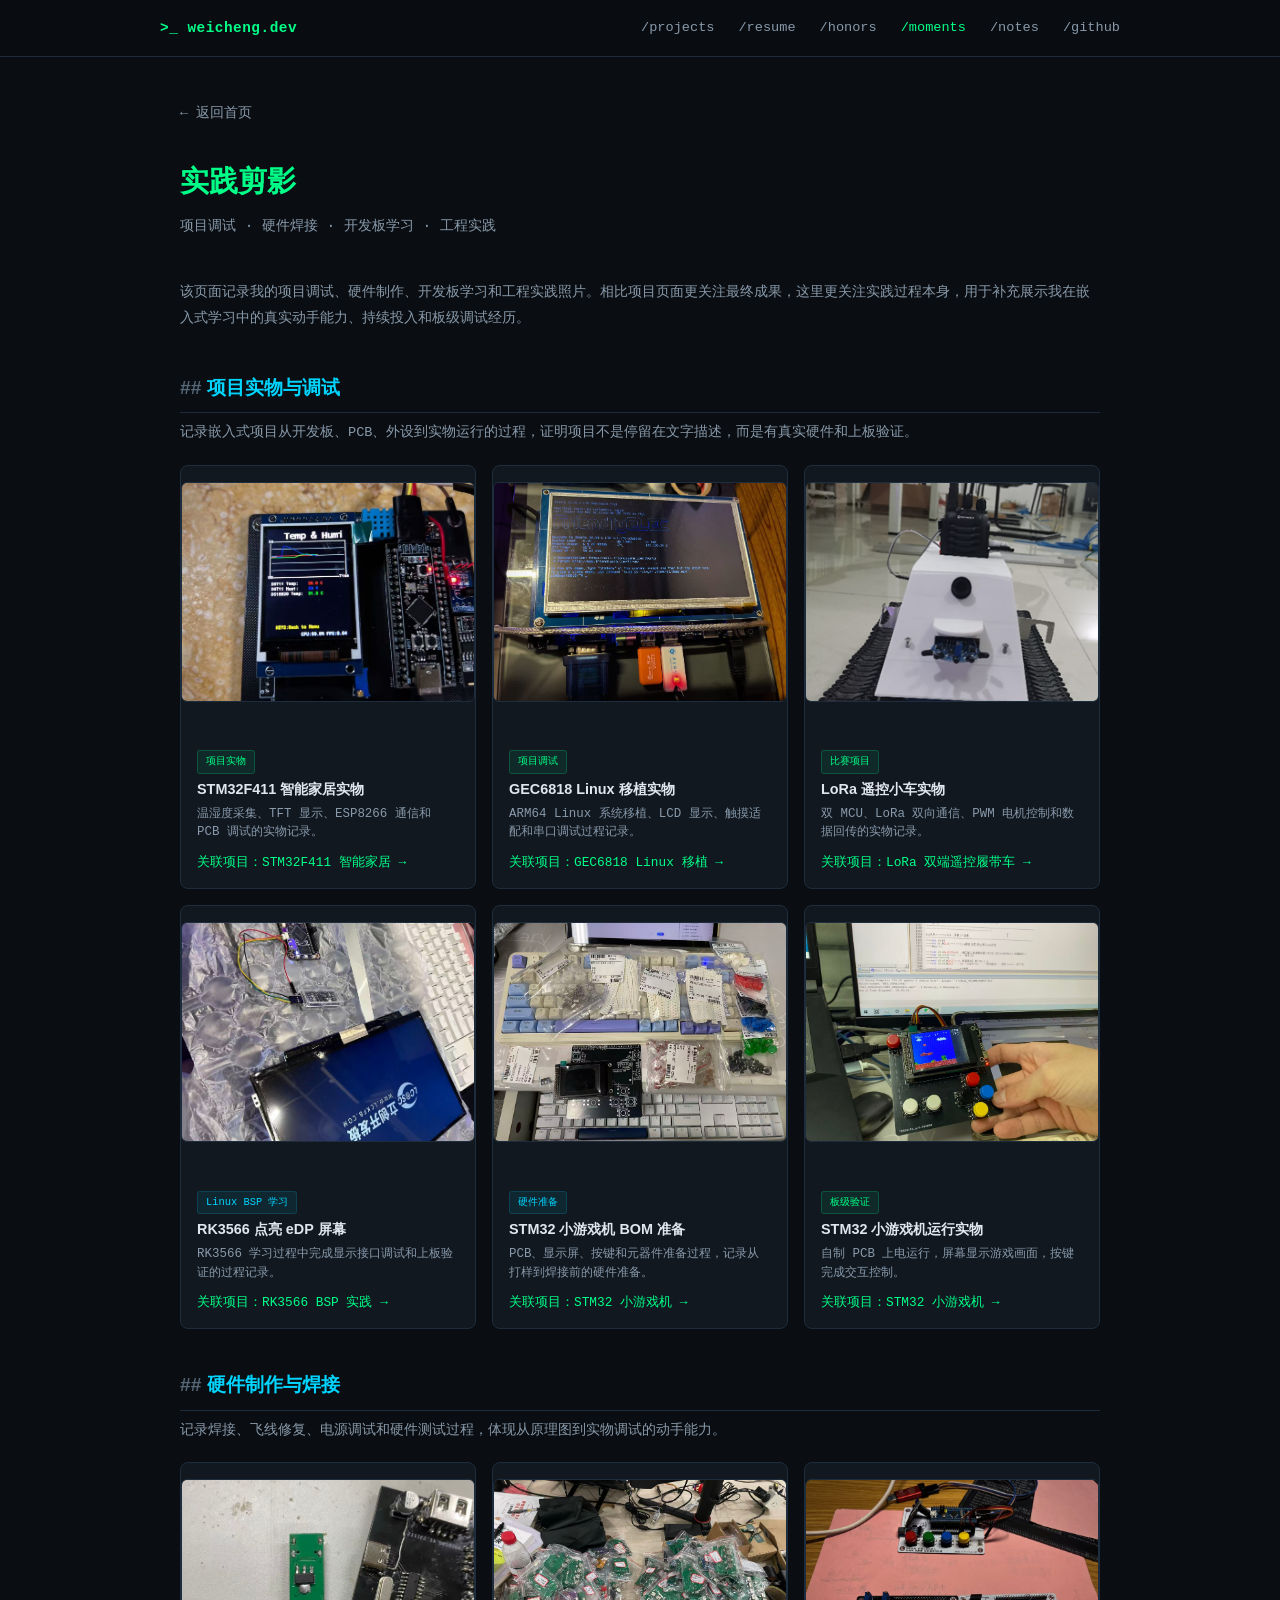
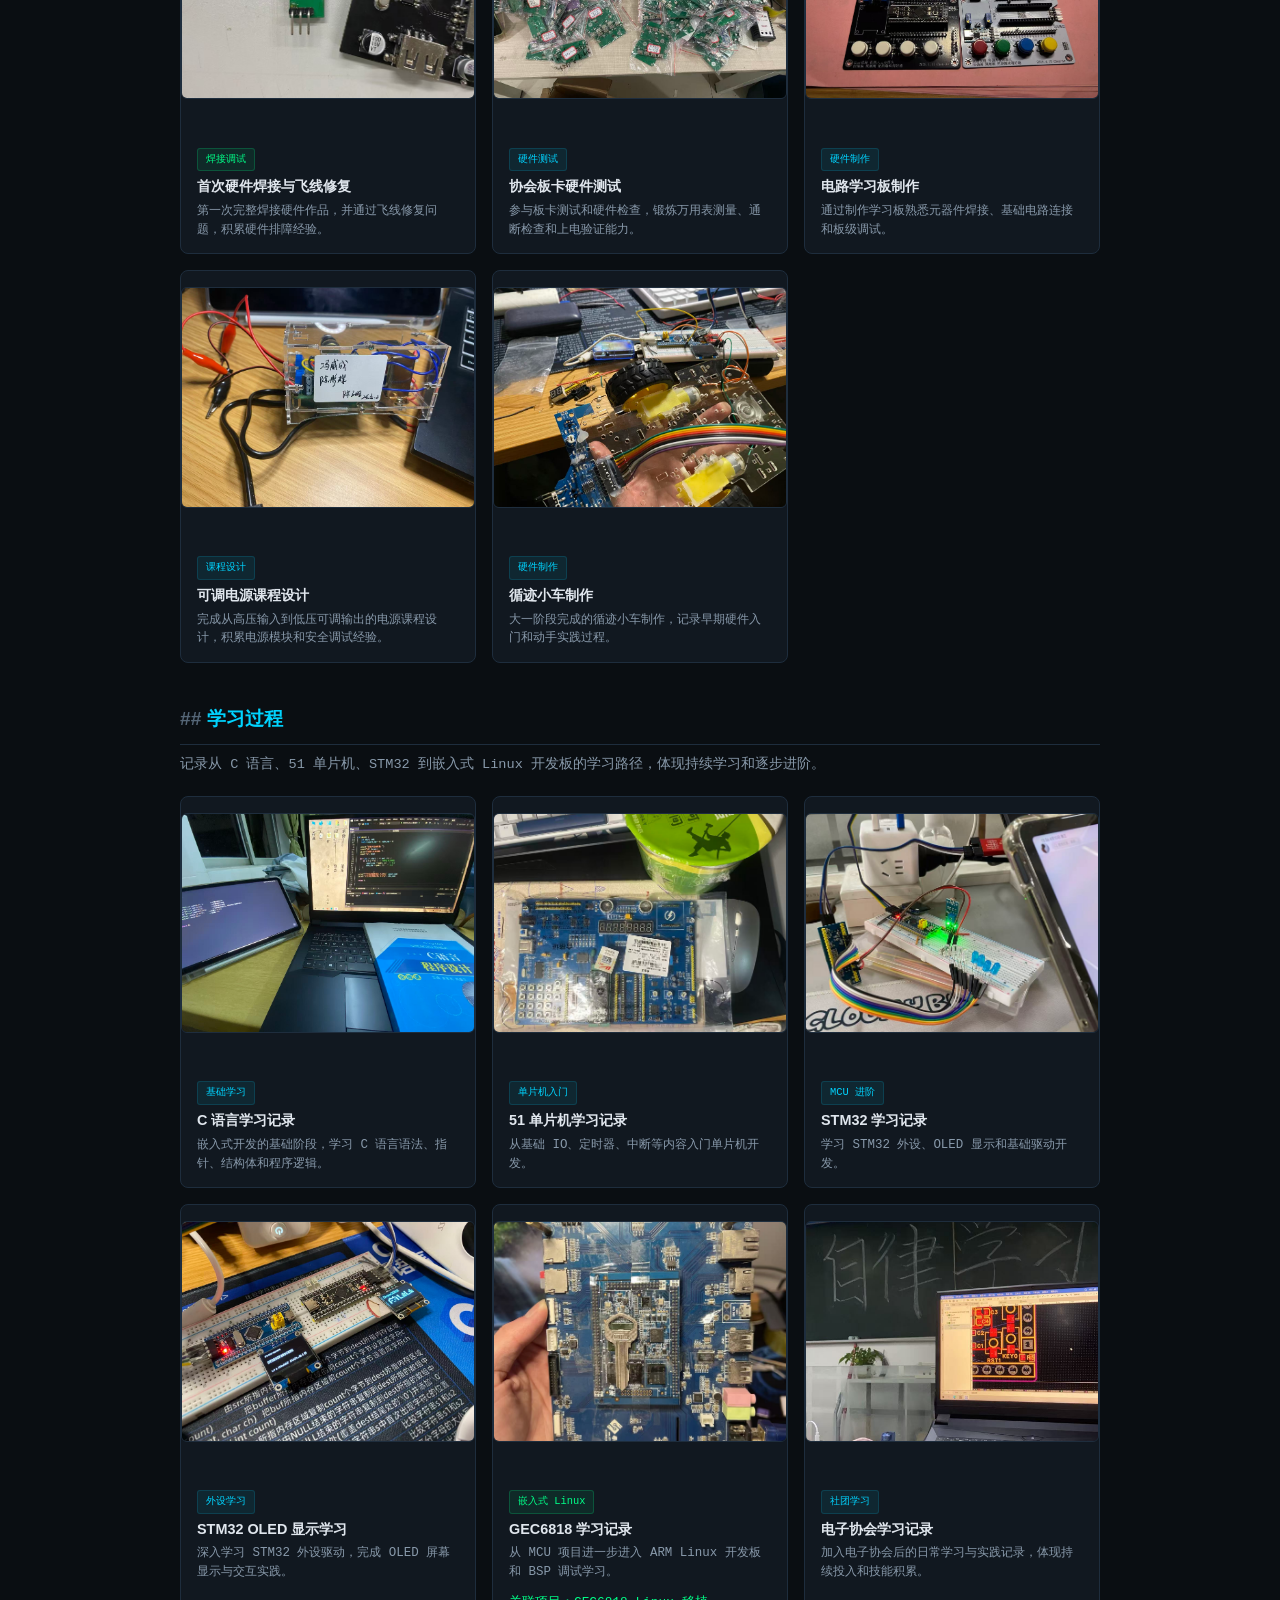
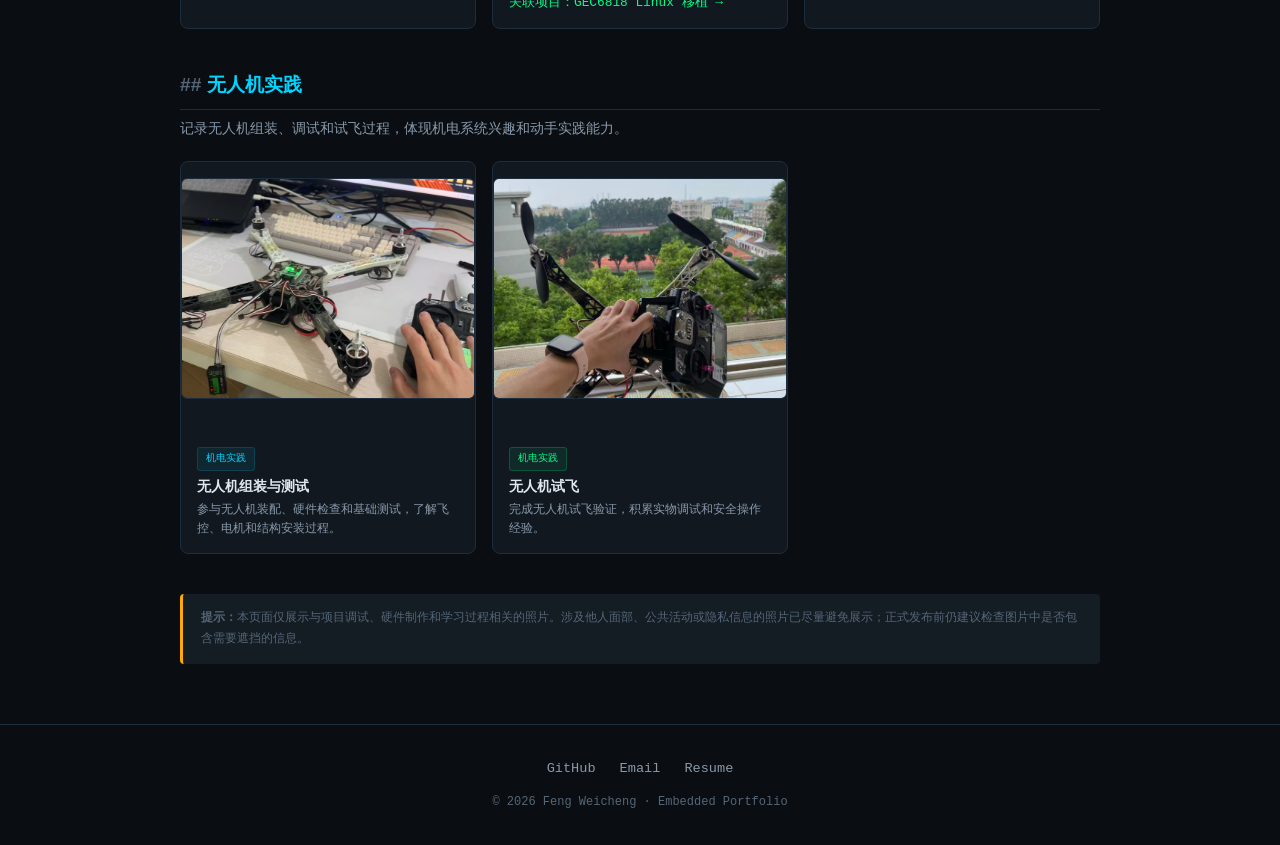
<file: moments.html>
<!DOCTYPE html>
<html lang="zh-CN">
<head>
  <meta charset="UTF-8">
  <meta name="viewport" content="width=device-width, initial-scale=1.0">
  <meta name="description" content="实践剪影 — 冯威成 · 嵌入式个人作品集">
  <title>实践剪影 | 冯威成</title>
  <link rel="stylesheet" href="css/style.css">
</head>
<body>

  <nav class="nav-bar">
    <div class="nav-inner">
      <a href="/" class="nav-brand">weicheng.dev</a>
      <ul class="nav-links">
        <li><a href="/#projects">/projects</a></li>
        <li><a href="/#resume">/resume</a></li>
        <li><a href="honors.html">/honors</a></li>
        <li><a href="moments.html" style="color: var(--terminal-green);">/moments</a></li>
        <li><a href="notes/debug-log-1.html">/notes</a></li>
        <li><a href="https://github.com/Weicheng77777777" target="_blank">/github</a></li>
      </ul>
    </div>
  </nav>

  <div class="project-detail">
    <div class="container">
      <a href="/" class="back-link">← 返回首页</a>

      <h1>实践剪影</h1>
      <p class="subtitle">项目调试 · 硬件焊接 · 开发板学习 · 工程实践</p>

      <p>
        该页面记录我的项目调试、硬件制作、开发板学习和工程实践照片。相比项目页面更关注最终成果，这里更关注实践过程本身，用于补充展示我在嵌入式学习中的真实动手能力、持续投入和板级调试经历。
      </p>

      <!-- ====== A. 项目实物与调试 ====== -->
      <div class="moment-category">
        <h2>项目实物与调试</h2>
        <p class="cat-desc">记录嵌入式项目从开发板、PCB、外设到实物运行的过程，证明项目不是停留在文字描述，而是有真实硬件和上板验证。</p>

        <div class="moment-grid">
          <div class="moment-card">
            <a href="images/stm32f411/F411温湿度的实物图.jpg" target="_blank"><img class="moment-image" src="images/stm32f411/F411温湿度的实物图.jpg" alt="STM32F411 智能家居实物" loading="lazy"></a>
            <div class="moment-body">
              <span class="moment-tag green">项目实物</span>
              <h3>STM32F411 智能家居实物</h3>
              <p>温湿度采集、TFT 显示、ESP8266 通信和 PCB 调试的实物记录。</p>
              <a href="projects/stm32f411.html" class="moment-link">关联项目：STM32F411 智能家居 →</a>
            </div>
          </div>
          <div class="moment-card">
            <a href="images/gec6818/GEC6818实物图.jpg" target="_blank"><img class="moment-image" src="images/gec6818/GEC6818实物图.jpg" alt="GEC6818 Linux 移植实物" loading="lazy"></a>
            <div class="moment-body">
              <span class="moment-tag green">项目调试</span>
              <h3>GEC6818 Linux 移植实物</h3>
              <p>ARM64 Linux 系统移植、LCD 显示、触摸适配和串口调试过程记录。</p>
              <a href="projects/gec6818.html" class="moment-link">关联项目：GEC6818 Linux 移植 →</a>
            </div>
          </div>
          <div class="moment-card">
            <a href="images/lora-car/lora小车实物图.png" target="_blank"><img class="moment-image" src="images/lora-car/lora小车实物图.png" alt="LoRa 遥控小车实物" loading="lazy"></a>
            <div class="moment-body">
              <span class="moment-tag green">比赛项目</span>
              <h3>LoRa 遥控小车实物</h3>
              <p>双 MCU、LoRa 双向通信、PWM 电机控制和数据回传的实物记录。</p>
              <a href="projects/lora-car.html" class="moment-link">关联项目：LoRa 双端遥控履带车 →</a>
            </div>
          </div>
          <div class="moment-card">
            <a href="images/RK3566点亮EDP.jpg" target="_blank"><img class="moment-image" src="images/RK3566点亮EDP.jpg" alt="RK3566 点亮 eDP 屏幕" loading="lazy"></a>
            <div class="moment-body">
              <span class="moment-tag">Linux BSP 学习</span>
              <h3>RK3566 点亮 eDP 屏幕</h3>
              <p>RK3566 学习过程中完成显示接口调试和上板验证的过程记录。</p>
              <a href="projects/rk3566.html" class="moment-link">关联项目：RK3566 BSP 实践 →</a>
            </div>
          </div>
          <div class="moment-card">
            <a href="images/game-console/STM32小游戏机硬件BOM图.jpg" target="_blank"><img class="moment-image" src="images/game-console/STM32小游戏机硬件BOM图.jpg" alt="STM32 小游戏机 BOM 准备" loading="lazy"></a>
            <div class="moment-body">
              <span class="moment-tag">硬件准备</span>
              <h3>STM32 小游戏机 BOM 准备</h3>
              <p>PCB、显示屏、按键和元器件准备过程，记录从打样到焊接前的硬件准备。</p>
              <a href="projects/game-console.html" class="moment-link">关联项目：STM32 小游戏机 →</a>
            </div>
          </div>
          <div class="moment-card">
            <a href="images/game-console/STM32小游戏机运行实物图.jpg" target="_blank"><img class="moment-image" src="images/game-console/STM32小游戏机运行实物图.jpg" alt="STM32 小游戏机运行实物" loading="lazy"></a>
            <div class="moment-body">
              <span class="moment-tag green">板级验证</span>
              <h3>STM32 小游戏机运行实物</h3>
              <p>自制 PCB 上电运行，屏幕显示游戏画面，按键完成交互控制。</p>
              <a href="projects/game-console.html" class="moment-link">关联项目：STM32 小游戏机 →</a>
            </div>
          </div>
        </div>
      </div>

      <!-- ====== B. 硬件制作与焊接 ====== -->
      <div class="moment-category">
        <h2>硬件制作与焊接</h2>
        <p class="cat-desc">记录焊接、飞线修复、电源调试和硬件测试过程，体现从原理图到实物调试的动手能力。</p>

        <div class="moment-grid">
          <div class="moment-card">
            <a href="images/moments/首次焊接硬件作品（首次焊接就学会了飞线）.jpg" target="_blank"><img class="moment-image" src="images/moments/首次焊接硬件作品（首次焊接就学会了飞线）.jpg" alt="首次硬件焊接与飞线修复" loading="lazy"></a>
            <div class="moment-body">
              <span class="moment-tag green">焊接调试</span>
              <h3>首次硬件焊接与飞线修复</h3>
              <p>第一次完整焊接硬件作品，并通过飞线修复问题，积累硬件排障经验。</p>
            </div>
          </div>
          <div class="moment-card">
            <a href="images/moments/协会板子硬件测试.jpg" target="_blank"><img class="moment-image" src="images/moments/协会板子硬件测试.jpg" alt="协会板卡硬件测试" loading="lazy"></a>
            <div class="moment-body">
              <span class="moment-tag">硬件测试</span>
              <h3>协会板卡硬件测试</h3>
              <p>参与板卡测试和硬件检查，锻炼万用表测量、通断检查和上电验证能力。</p>
            </div>
          </div>
          <div class="moment-card">
            <a href="images/moments/制作一些酷酷的学习板.jpg" target="_blank"><img class="moment-image" src="images/moments/制作一些酷酷的学习板.jpg" alt="电路学习板制作" loading="lazy"></a>
            <div class="moment-body">
              <span class="moment-tag">硬件制作</span>
              <h3>电路学习板制作</h3>
              <p>通过制作学习板熟悉元器件焊接、基础电路连接和板级调试。</p>
            </div>
          </div>
          <div class="moment-card">
            <a href="images/moments/课程设计之手机充电器（220v降到12-3V可调电源）.jpg" target="_blank"><img class="moment-image" src="images/moments/课程设计之手机充电器（220v降到12-3V可调电源）.jpg" alt="可调电源课程设计" loading="lazy"></a>
            <div class="moment-body">
              <span class="moment-tag">课程设计</span>
              <h3>可调电源课程设计</h3>
              <p>完成从高压输入到低压可调输出的电源课程设计，积累电源模块和安全调试经验。</p>
            </div>
          </div>
          <div class="moment-card">
            <a href="images/moments/循迹小车（大一做的 很简陋）.jpg" target="_blank"><img class="moment-image" src="images/moments/循迹小车（大一做的 很简陋）.jpg" alt="循迹小车制作" loading="lazy"></a>
            <div class="moment-body">
              <span class="moment-tag">硬件制作</span>
              <h3>循迹小车制作</h3>
              <p>大一阶段完成的循迹小车制作，记录早期硬件入门和动手实践过程。</p>
            </div>
          </div>
        </div>
      </div>

      <!-- ====== C. 学习过程 ====== -->
      <div class="moment-category">
        <h2>学习过程</h2>
        <p class="cat-desc">记录从 C 语言、51 单片机、STM32 到嵌入式 Linux 开发板的学习路径，体现持续学习和逐步进阶。</p>

        <div class="moment-grid">
          <div class="moment-card">
            <a href="images/moments/学习C语言.jpg" target="_blank"><img class="moment-image" src="images/moments/学习C语言.jpg" alt="C 语言学习记录" loading="lazy"></a>
            <div class="moment-body">
              <span class="moment-tag">基础学习</span>
              <h3>C 语言学习记录</h3>
              <p>嵌入式开发的基础阶段，学习 C 语言语法、指针、结构体和程序逻辑。</p>
            </div>
          </div>
          <div class="moment-card">
            <a href="images/moments/学习51单片机.jpg" target="_blank"><img class="moment-image" src="images/moments/学习51单片机.jpg" alt="51 单片机学习记录" loading="lazy"></a>
            <div class="moment-body">
              <span class="moment-tag">单片机入门</span>
              <h3>51 单片机学习记录</h3>
              <p>从基础 IO、定时器、中断等内容入门单片机开发。</p>
            </div>
          </div>
          <div class="moment-card">
            <a href="images/moments/学习32位单片机.jpg" target="_blank"><img class="moment-image" src="images/moments/学习32位单片机.jpg" alt="STM32 学习记录" loading="lazy"></a>
            <div class="moment-body">
              <span class="moment-tag">MCU 进阶</span>
              <h3>STM32 学习记录</h3>
              <p>学习 STM32 外设、OLED 显示和基础驱动开发。</p>
            </div>
          </div>
          <div class="moment-card">
            <a href="images/moments/继续学习stm32（这里学习到了oled）.jpg" target="_blank"><img class="moment-image" src="images/moments/继续学习stm32（这里学习到了oled）.jpg" alt="STM32 OLED 学习记录" loading="lazy"></a>
            <div class="moment-body">
              <span class="moment-tag">外设学习</span>
              <h3>STM32 OLED 显示学习</h3>
              <p>深入学习 STM32 外设驱动，完成 OLED 屏幕显示与交互实践。</p>
            </div>
          </div>
          <div class="moment-card">
            <a href="images/moments/学习GEC6818.jpg" target="_blank"><img class="moment-image" src="images/moments/学习GEC6818.jpg" alt="GEC6818 学习记录" loading="lazy"></a>
            <div class="moment-body">
              <span class="moment-tag green">嵌入式 Linux</span>
              <h3>GEC6818 学习记录</h3>
              <p>从 MCU 项目进一步进入 ARM Linux 开发板和 BSP 调试学习。</p>
              <a href="projects/gec6818.html" class="moment-link">关联项目：GEC6818 Linux 移植 →</a>
            </div>
          </div>
          <div class="moment-card">
            <a href="images/moments/在协会学习（终于面试笔试通过进了协会！）.jpg" target="_blank"><img class="moment-image" src="images/moments/在协会学习（终于面试笔试通过进了协会！）.jpg" alt="协会学习记录" loading="lazy"></a>
            <div class="moment-body">
              <span class="moment-tag">社团学习</span>
              <h3>电子协会学习记录</h3>
              <p>加入电子协会后的日常学习与实践记录，体现持续投入和技能积累。</p>
            </div>
          </div>
        </div>
      </div>

      <!-- ====== D. 无人机实践 ====== -->
      <div class="moment-category">
        <h2>无人机实践</h2>
        <p class="cat-desc">记录无人机组装、调试和试飞过程，体现机电系统兴趣和动手实践能力。</p>

        <div class="moment-grid">
          <div class="moment-card">
            <a href="images/moments/组装无人机并测试.jpg" target="_blank"><img class="moment-image" src="images/moments/组装无人机并测试.jpg" alt="无人机组装与测试" loading="lazy"></a>
            <div class="moment-body">
              <span class="moment-tag">机电实践</span>
              <h3>无人机组装与测试</h3>
              <p>参与无人机装配、硬件检查和基础测试，了解飞控、电机和结构安装过程。</p>
            </div>
          </div>
          <div class="moment-card">
            <a href="images/moments/组装无人机并试飞.jpg" target="_blank"><img class="moment-image" src="images/moments/组装无人机并试飞.jpg" alt="无人机试飞" loading="lazy"></a>
            <div class="moment-body">
              <span class="moment-tag green">机电实践</span>
              <h3>无人机试飞</h3>
              <p>完成无人机试飞验证，积累实物调试和安全操作经验。</p>
            </div>
          </div>
        </div>
      </div>

      <!-- ====== 隐私提示 ====== -->
      <div class="moment-note">
        <strong>提示：</strong>本页面仅展示与项目调试、硬件制作和学习过程相关的照片。涉及他人面部、公共活动或隐私信息的照片已尽量避免展示；正式发布前仍建议检查图片中是否包含需要遮挡的信息。
      </div>

    </div>
  </div>

  <footer class="footer">
    <div class="container">
      <div class="footer-links">
        <a href="https://github.com/Weicheng77777777" target="_blank">GitHub</a>
        <a href="mailto:2590752572@qq.com">Email</a>
        <a href="resume.pdf" download>Resume</a>
      </div>
      <p class="footer-copy">© 2026 Feng Weicheng · Embedded Portfolio</p>
    </div>
  </footer>

</body>
</html>
</file>
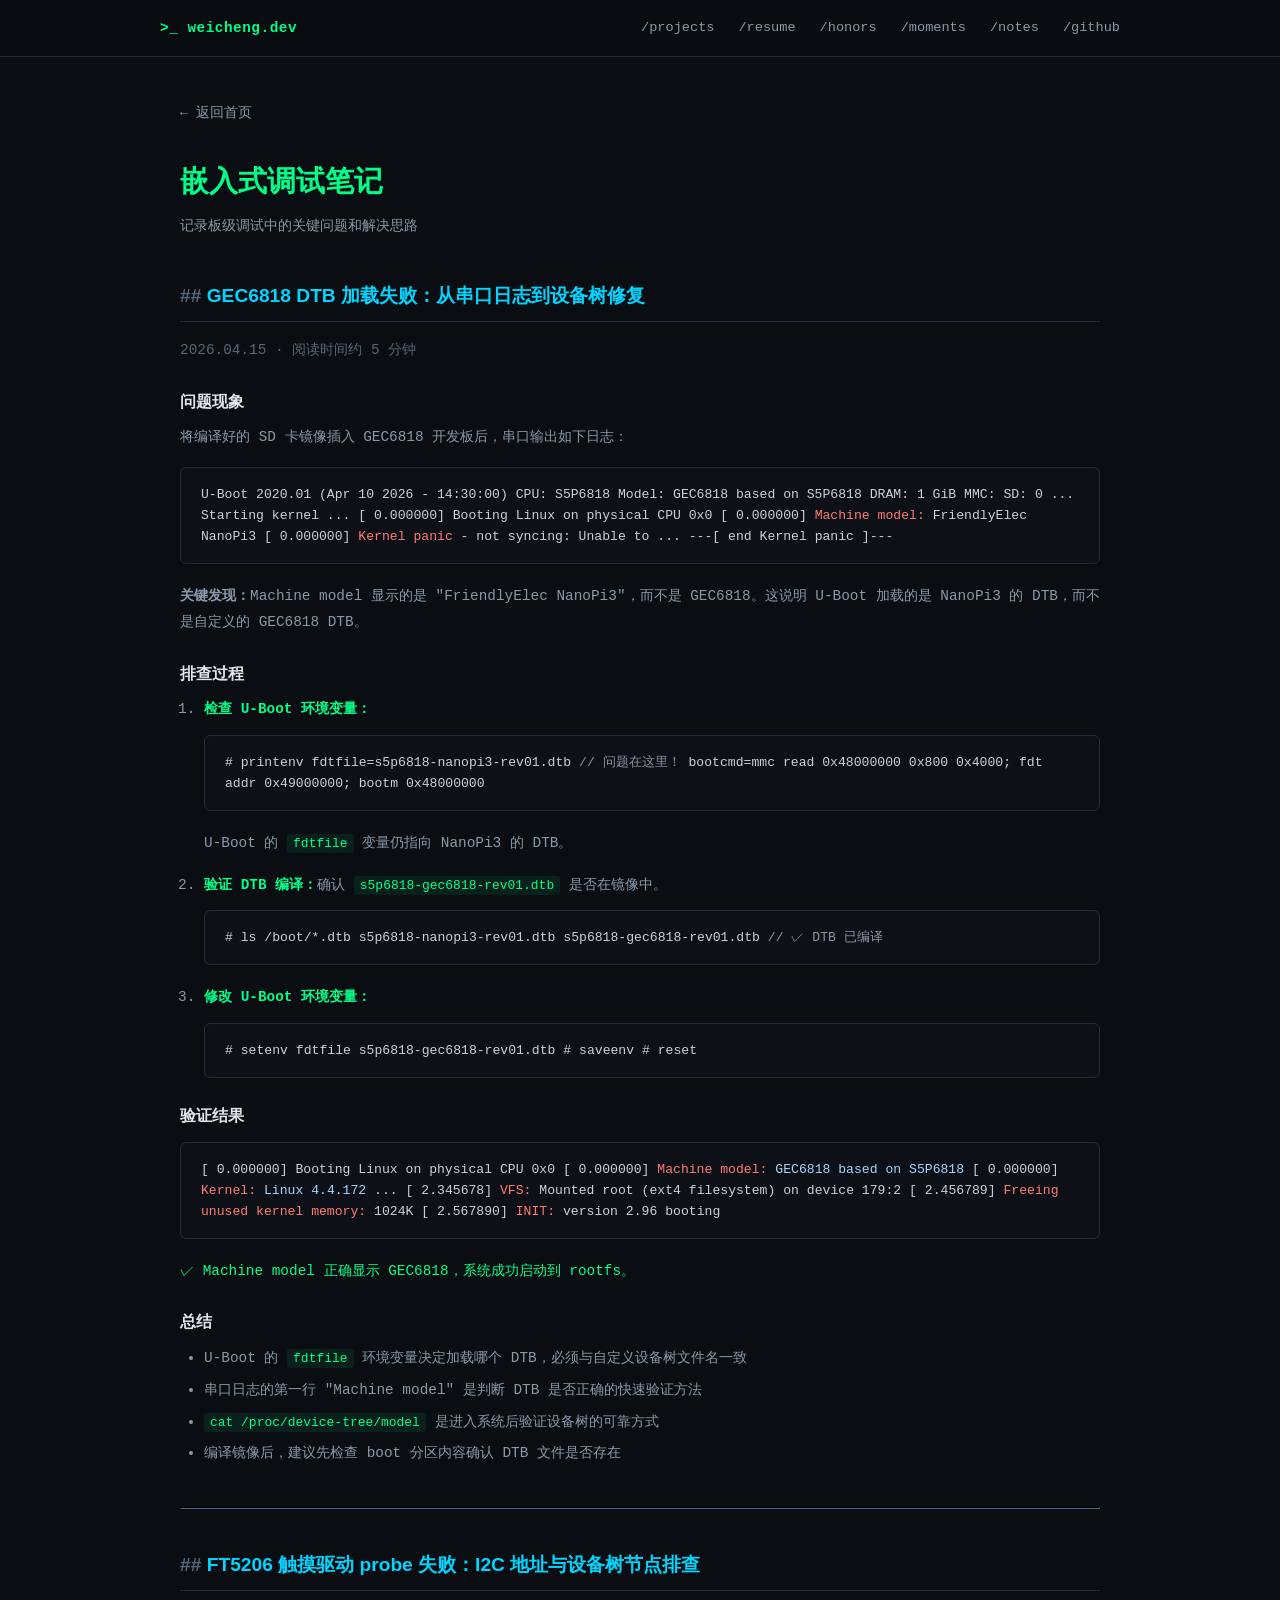
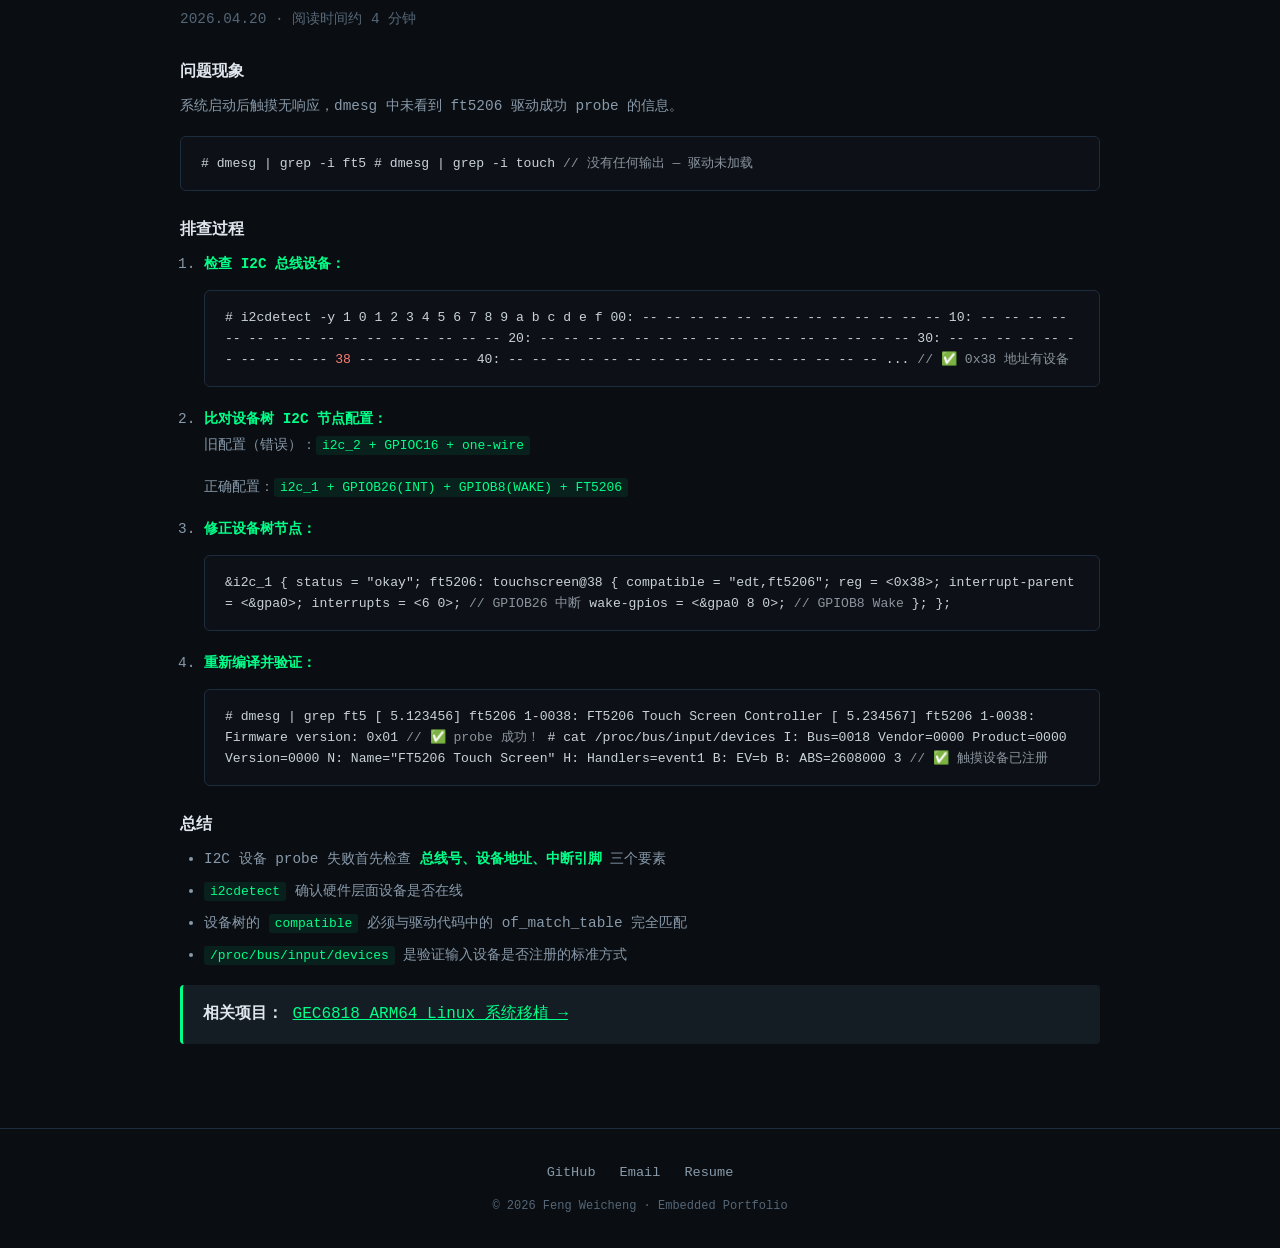
<file: notes/debug-log-1.html>
<!DOCTYPE html>
<html lang="zh-CN">
<head>
  <meta charset="UTF-8">
  <meta name="viewport" content="width=device-width, initial-scale=1.0">
  <meta name="description" content="嵌入式调试笔记 - DTB 加载失败 | 串口日志分析">
  <title>调试笔记: DTB 加载失败分析 | 冯威成</title>
  <link rel="stylesheet" href="../css/style.css">
</head>
<body>

  <nav class="nav-bar">
    <div class="nav-inner">
      <a href="../" class="nav-brand">weicheng.dev</a>
      <ul class="nav-links">
        <li><a href="../#projects">/projects</a></li>
        <li><a href="../#resume">/resume</a></li>
        <li><a href="../honors.html">/honors</a></li>
        <li><a href="../moments.html">/moments</a></li>
        <li><a href="../notes/debug-log-1.html">/notes</a></li>
        <li><a href="https://github.com/Weicheng77777777" target="_blank">/github</a></li>
      </ul>
    </div>
  </nav>

  <div class="project-detail">
    <div class="container">
      <a href="../" class="back-link">← 返回首页</a>

      <h1>嵌入式调试笔记</h1>
      <p class="subtitle">记录板级调试中的关键问题和解决思路</p>

      <!-- 笔记 1 -->
      <h2>GEC6818 DTB 加载失败：从串口日志到设备树修复</h2>
      <p style="color: var(--text-muted);">2026.04.15 · 阅读时间约 5 分钟</p>

      <h3>问题现象</h3>
      <p>
        将编译好的 SD 卡镜像插入 GEC6818 开发板后，串口输出如下日志：
      </p>
      <div class="code-block">
U-Boot 2020.01 (Apr 10 2026 - 14:30:00)
CPU:   S5P6818
Model: GEC6818 based on S5P6818
DRAM:  1 GiB
MMC:   SD: 0
...
Starting kernel ...

[    0.000000] Booting Linux on physical CPU 0x0
[    0.000000] <span class="keyword">Machine model:</span> FriendlyElec NanoPi3
[    0.000000] <span class="keyword">Kernel panic</span> - not syncing: Unable to ...
---[ end Kernel panic ]---</div>

      <p><strong>关键发现：</strong>Machine model 显示的是 "FriendlyElec NanoPi3"，而不是 GEC6818。这说明 U-Boot 加载的是 NanoPi3 的 DTB，而不是自定义的 GEC6818 DTB。</p>

      <h3>排查过程</h3>
      <ol>
        <li>
          <strong>检查 U-Boot 环境变量：</strong>
          <div class="code-block">
<span class="prompt">#</span> printenv
fdtfile=s5p6818-nanopi3-rev01.dtb  <span class="comment">// 问题在这里！</span>
bootcmd=mmc read 0x48000000 0x800 0x4000; fdt addr 0x49000000; bootm 0x48000000</div>
          <p>U-Boot 的 <code>fdtfile</code> 变量仍指向 NanoPi3 的 DTB。</p>
        </li>
        <li>
          <strong>验证 DTB 编译：</strong>确认 <code>s5p6818-gec6818-rev01.dtb</code> 是否在镜像中。
          <div class="code-block">
<span class="prompt">#</span> ls /boot/*.dtb
s5p6818-nanopi3-rev01.dtb  s5p6818-gec6818-rev01.dtb  <span class="comment">// ✓ DTB 已编译</span></div>
        </li>
        <li>
          <strong>修改 U-Boot 环境变量：</strong>
          <div class="code-block">
<span class="prompt">#</span> setenv fdtfile s5p6818-gec6818-rev01.dtb
<span class="prompt">#</span> saveenv
<span class="prompt">#</span> reset</div>
        </li>
      </ol>

      <h3>验证结果</h3>
      <div class="code-block">
[    0.000000] Booting Linux on physical CPU 0x0
[    0.000000] <span class="keyword">Machine model:</span> <span class="string">GEC6818 based on S5P6818</span>
[    0.000000] <span class="keyword">Kernel:</span> <span class="string">Linux 4.4.172</span>
...
[    2.345678] <span class="keyword">VFS:</span> Mounted root (ext4 filesystem) on device 179:2
[    2.456789] <span class="keyword">Freeing unused kernel memory:</span> 1024K
[    2.567890] <span class="keyword">INIT:</span> version 2.96 booting</div>
      <p><span style="color: var(--terminal-green);">✓ Machine model 正确显示 GEC6818，系统成功启动到 rootfs。</span></p>

      <h3>总结</h3>
      <ul>
        <li>U-Boot 的 <code>fdtfile</code> 环境变量决定加载哪个 DTB，必须与自定义设备树文件名一致</li>
        <li>串口日志的第一行 "Machine model" 是判断 DTB 是否正确的快速验证方法</li>
        <li><code>cat /proc/device-tree/model</code> 是进入系统后验证设备树的可靠方式</li>
        <li>编译镜像后，建议先检查 boot 分区内容确认 DTB 文件是否存在</li>
      </ul>

      <hr style="border-color: var(--border-color); margin: 40px 0;">

      <!-- 笔记 2 -->
      <h2>FT5206 触摸驱动 probe 失败：I2C 地址与设备树节点排查</h2>
      <p style="color: var(--text-muted);">2026.04.20 · 阅读时间约 4 分钟</p>

      <h3>问题现象</h3>
      <p>
        系统启动后触摸无响应，dmesg 中未看到 ft5206 驱动成功 probe 的信息。
      </p>
      <div class="code-block">
<span class="prompt">#</span> dmesg | grep -i ft5
<span class="prompt">#</span> dmesg | grep -i touch
<span class="comment">// 没有任何输出 — 驱动未加载</span></div>

      <h3>排查过程</h3>
      <ol>
        <li>
          <strong>检查 I2C 总线设备：</strong>
          <div class="code-block">
<span class="prompt">#</span> i2cdetect -y 1
     0  1  2  3  4  5  6  7  8  9  a  b  c  d  e  f
00:          -- -- -- -- -- -- -- -- -- -- -- -- --
10: -- -- -- -- -- -- -- -- -- -- -- -- -- -- -- --
20: -- -- -- -- -- -- -- -- -- -- -- -- -- -- -- --
30: -- -- -- -- -- -- -- -- -- -- <span class="keyword">38</span> -- -- -- -- --
40: -- -- -- -- -- -- -- -- -- -- -- -- -- -- -- --
...
            <span class="comment">// ✅ 0x38 地址有设备</span></div>
        </li>
        <li>
          <strong>比对设备树 I2C 节点配置：</strong>
          <p>旧配置（错误）：<code>i2c_2 + GPIOC16 + one-wire</code></p>
          <p>正确配置：<code>i2c_1 + GPIOB26(INT) + GPIOB8(WAKE) + FT5206</code></p>
        </li>
        <li>
          <strong>修正设备树节点：</strong>
          <div class="code-block">
&i2c_1 {
    status = "okay";
    ft5206: touchscreen@38 {
        compatible = "edt,ft5206";
        reg = &lt;0x38&gt;;
        interrupt-parent = &lt;&gpa0&gt;;
        interrupts = &lt;6 0&gt;;        <span class="comment">// GPIOB26 中断</span>
        wake-gpios = &lt;&gpa0 8 0&gt;;   <span class="comment">// GPIOB8 Wake</span>
    };
};</div>
        </li>
        <li>
          <strong>重新编译并验证：</strong>
          <div class="code-block">
<span class="prompt">#</span> dmesg | grep ft5
[    5.123456] ft5206 1-0038: FT5206 Touch Screen Controller
[    5.234567] ft5206 1-0038: Firmware version: 0x01
<span class="comment">// ✅ probe 成功！</span>

<span class="prompt">#</span> cat /proc/bus/input/devices
I: Bus=0018 Vendor=0000 Product=0000 Version=0000
N: Name="FT5206 Touch Screen"
H: Handlers=event1
B: EV=b
B: ABS=2608000 3
<span class="comment">// ✅ 触摸设备已注册</span></div>
        </li>
      </ol>

      <h3>总结</h3>
      <ul>
        <li>I2C 设备 probe 失败首先检查 <strong>总线号、设备地址、中断引脚</strong> 三个要素</li>
        <li><code>i2cdetect</code> 确认硬件层面设备是否在线</li>
        <li>设备树的 <code>compatible</code> 必须与驱动代码中的 of_match_table 完全匹配</li>
        <li><code>/proc/bus/input/devices</code> 是验证输入设备是否注册的标准方式</li>
      </ul>

      <div class="info-block green">
        <strong>相关项目：</strong>
        <a href="../projects/gec6818.html" style="color: var(--terminal-green);">GEC6818 ARM64 Linux 系统移植 →</a>
      </div>

    </div>
  </div>

  <footer class="footer">
    <div class="container">
      <div class="footer-links">
        <a href="https://github.com/Weicheng77777777" target="_blank">GitHub</a>
        <a href="mailto:2590752572@qq.com">Email</a>
        <a href="../resume.pdf" download>Resume</a>
      </div>
      <p class="footer-copy">© 2026 Feng Weicheng · Embedded Portfolio</p>
    </div>
  </footer>

</body>
</html>
</file>
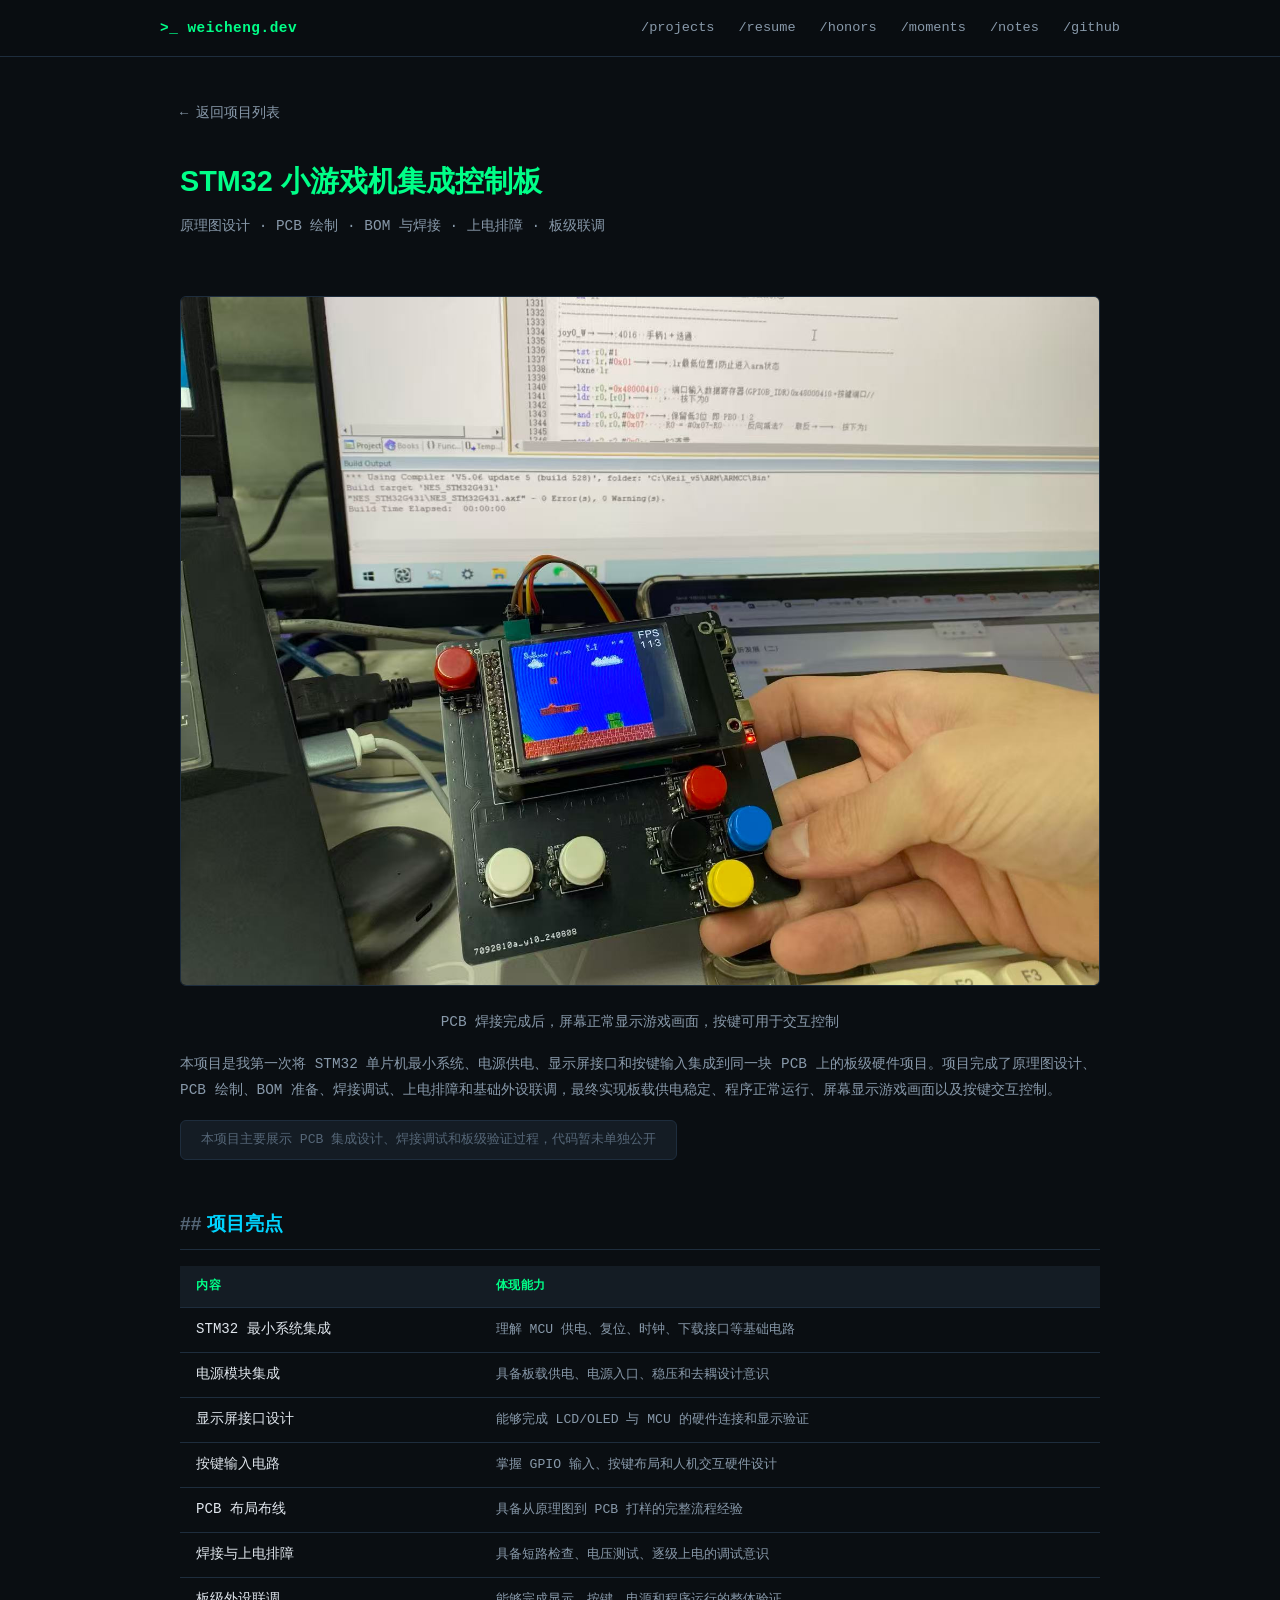
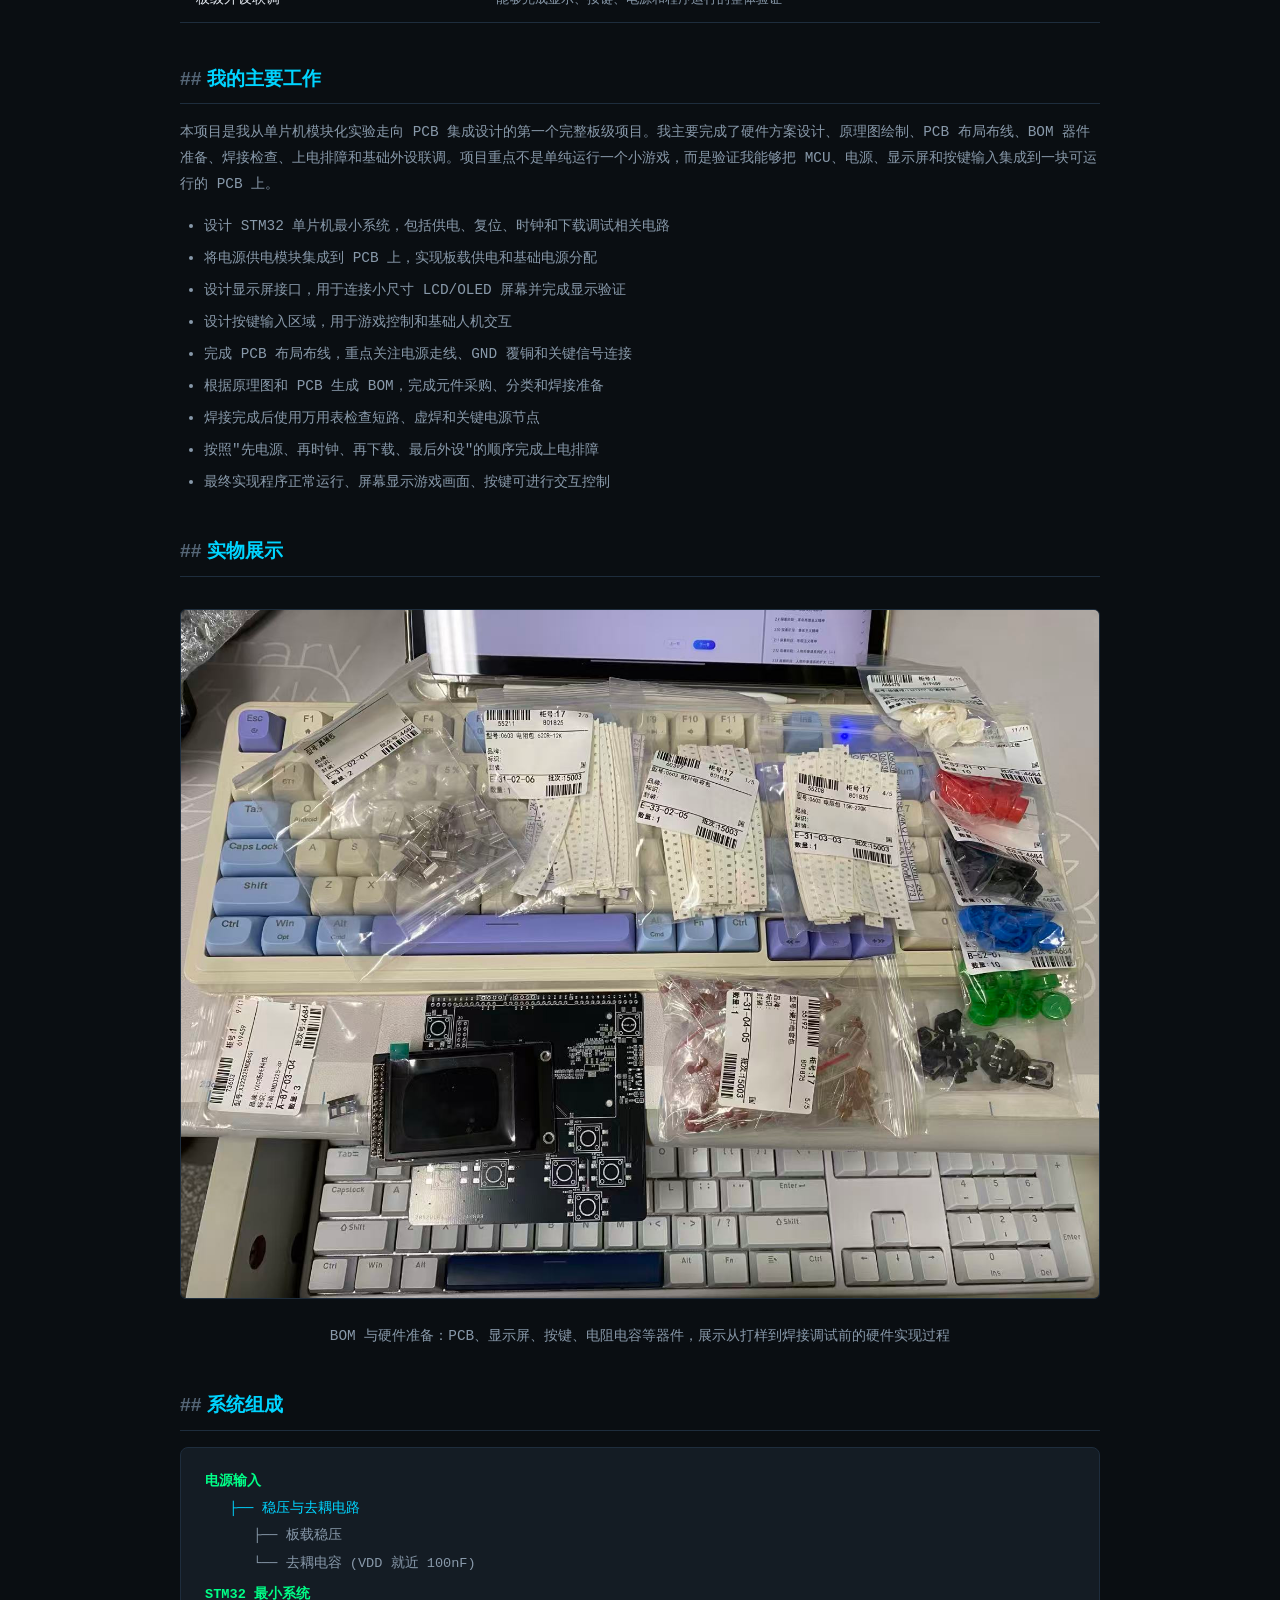
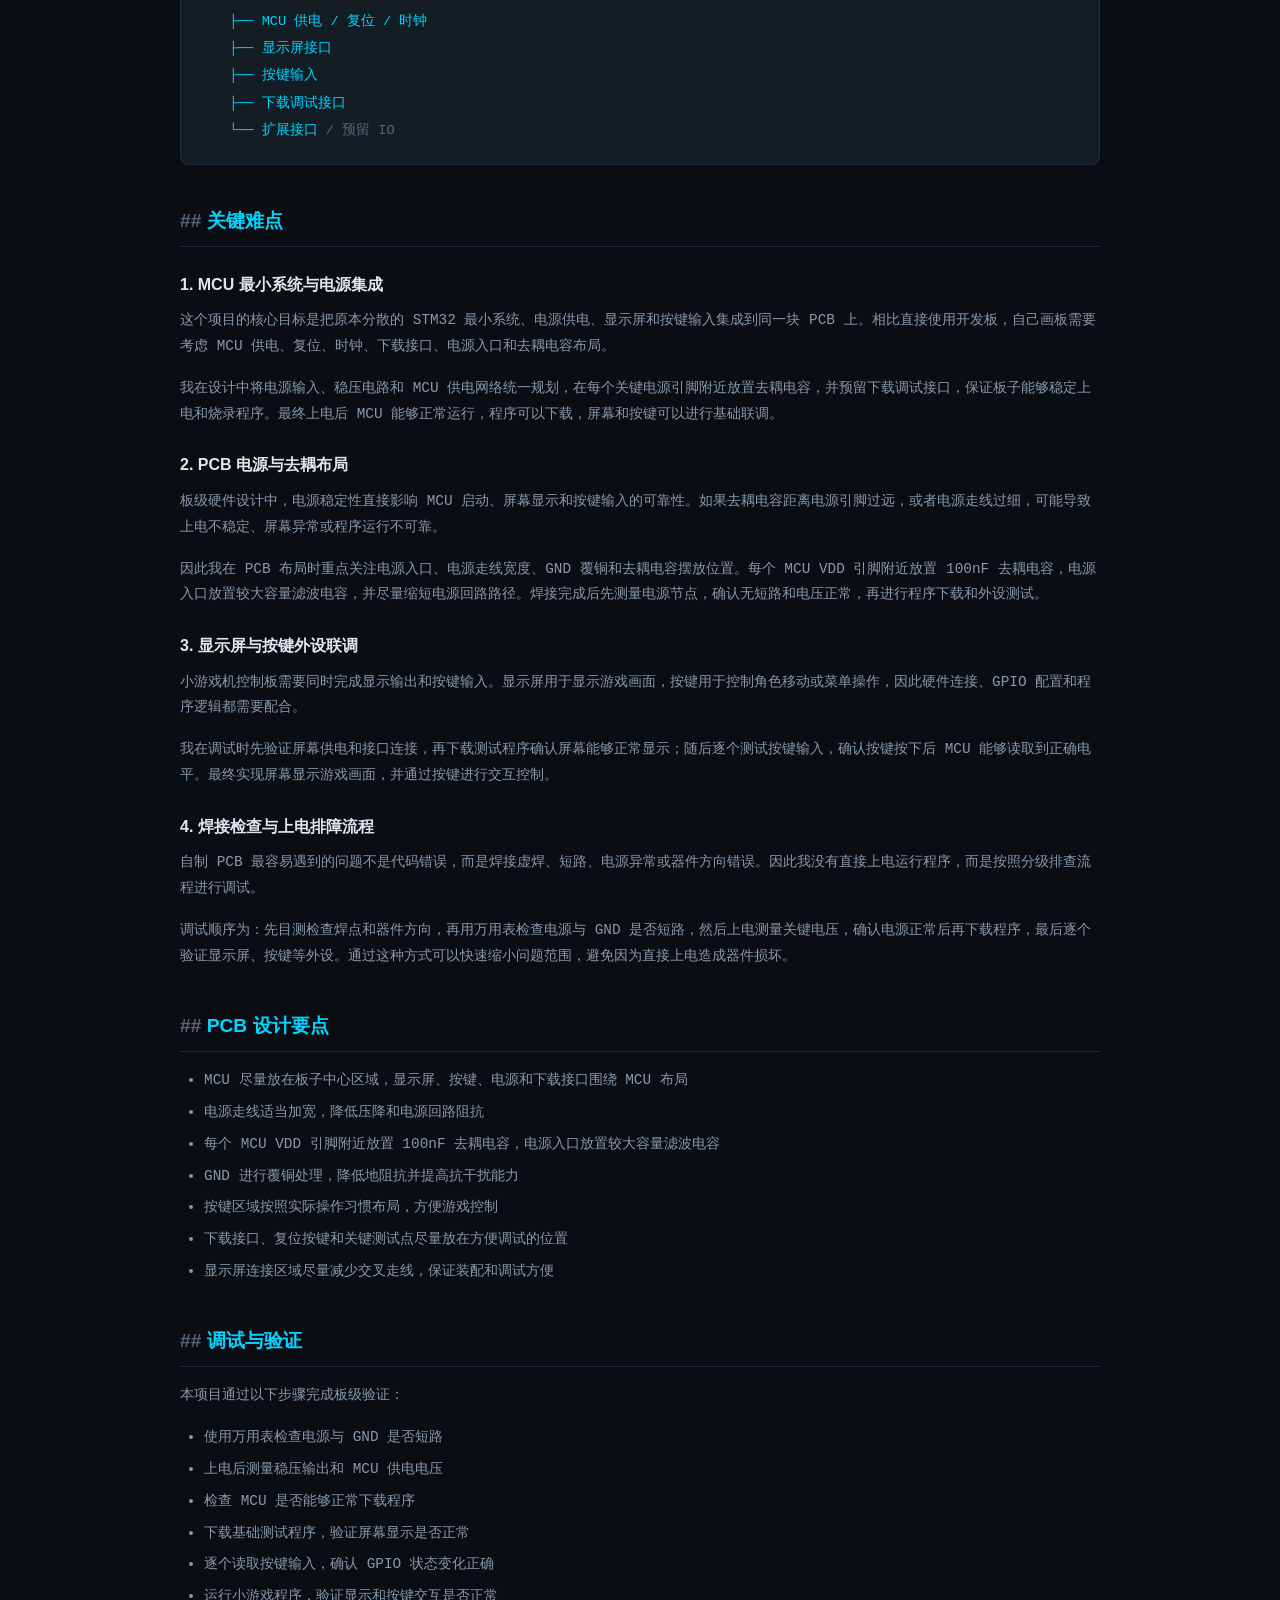
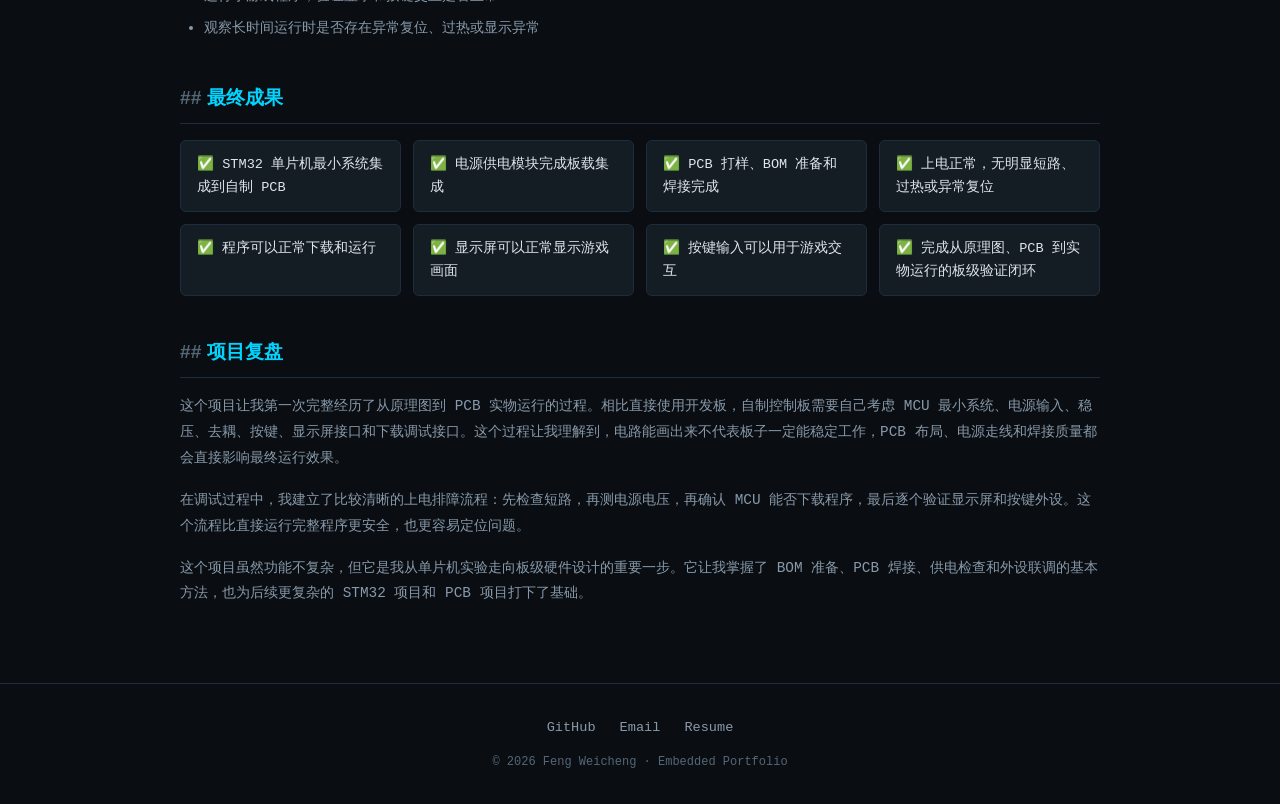
<file: projects/game-console.html>
<!DOCTYPE html>
<html lang="zh-CN">
<head>
  <meta charset="UTF-8">
  <meta name="viewport" content="width=device-width, initial-scale=1.0">
  <meta name="description" content="STM32 小游戏机集成控制板 - 项目详情">
  <title>STM32 小游戏机集成控制板 | 冯威成</title>
  <link rel="stylesheet" href="../css/style.css">
  <style>
    /* ——— 项目亮点表 ——— */
    .hl-table {
      width: 100%;
      border-collapse: collapse;
      margin: 12px 0 24px;
      font-size: 0.88rem;
    }
    .hl-table th, .hl-table td {
      padding: 10px 16px;
      text-align: left;
      border-bottom: 1px solid var(--border-color);
    }
    .hl-table th {
      color: var(--terminal-green);
      font-weight: 600;
      font-size: 0.78rem;
      text-transform: uppercase;
      letter-spacing: 0.5px;
      background: var(--bg-card);
    }
    .hl-table td:first-child {
      color: var(--text-primary);
      font-weight: 500;
    }
    .hl-table td:last-child {
      color: var(--text-secondary);
      font-size: 0.82rem;
    }
    .hl-table tr:hover td {
      background: rgba(0,255,136,0.03);
    }

    /* ——— 系统组成树 ——— */
    .sys-tree {
      background: var(--bg-card);
      border: 1px solid var(--border-color);
      border-radius: 8px;
      padding: 20px 24px;
      margin: 16px 0 28px;
      font-family: var(--font-mono);
      font-size: 0.85rem;
      line-height: 2;
    }
    .sys-tree .root {
      color: var(--terminal-green);
      font-weight: 600;
    }
    .sys-tree .branch {
      color: var(--accent-cyan);
      padding-left: 24px;
    }
    .sys-tree .leaf {
      color: var(--text-secondary);
      padding-left: 48px;
    }
    .sys-tree .dim {
      color: var(--text-muted);
    }

    /* ——— 图片说明 ——— */
    .figure-caption {
      text-align: center;
      color: var(--text-muted);
      font-size: 0.75rem;
      margin-top: -10px;
      margin-bottom: 28px;
    }

    .repo-note {
      display: inline-block;
      padding: 8px 20px;
      background: var(--bg-card);
      border: 1px solid var(--border-color);
      border-radius: 6px;
      color: var(--text-muted);
      font-size: 0.82rem;
      font-family: var(--font-mono);
      margin-bottom: 8px;
    }

    @media (max-width: 768px) {
      .sys-tree {
        font-size: 0.75rem;
        padding: 14px 16px;
      }
      .sys-tree .branch { padding-left: 14px; }
      .sys-tree .leaf { padding-left: 28px; }
      .hl-table th, .hl-table td {
        padding: 8px 10px;
        font-size: 0.78rem;
      }
    }
  </style>
</head>
<body>

  <nav class="nav-bar">
    <div class="nav-inner">
      <a href="../" class="nav-brand">weicheng.dev</a>
      <ul class="nav-links">
        <li><a href="../#projects">/projects</a></li>
        <li><a href="../#resume">/resume</a></li>
        <li><a href="../honors.html">/honors</a></li>
        <li><a href="../moments.html">/moments</a></li>
        <li><a href="../notes/debug-log-1.html">/notes</a></li>
        <li><a href="https://github.com/Weicheng77777777" target="_blank">/github</a></li>
      </ul>
    </div>
  </nav>

  <div class="project-detail">
    <div class="container">
      <a href="../#projects" class="back-link">← 返回项目列表</a>

      <h1>STM32 小游戏机集成控制板</h1>
      <p class="subtitle">原理图设计 · PCB 绘制 · BOM 与焊接 · 上电排障 · 板级联调</p>

      <!-- 实物图：第一屏展示 -->
      <img src="../images/game-console/STM32小游戏机运行实物图.jpg" alt="STM32 小游戏机集成控制板运行实物图" loading="lazy">
      <p class="figure-caption">PCB 焊接完成后，屏幕正常显示游戏画面，按键可用于交互控制</p>

      <!-- 项目简介 -->
      <p>
        本项目是我第一次将 STM32 单片机最小系统、电源供电、显示屏接口和按键输入集成到同一块 PCB 上的板级硬件项目。项目完成了原理图设计、PCB 绘制、BOM 准备、焊接调试、上电排障和基础外设联调，最终实现板载供电稳定、程序正常运行、屏幕显示游戏画面以及按键交互控制。
      </p>

      <span class="repo-note">本项目主要展示 PCB 集成设计、焊接调试和板级验证过程，代码暂未单独公开</span>

      <!-- ====== 项目亮点 ====== -->
      <h2>项目亮点</h2>
      <table class="hl-table">
        <thead>
          <tr><th>内容</th><th>体现能力</th></tr>
        </thead>
        <tbody>
          <tr><td>STM32 最小系统集成</td><td>理解 MCU 供电、复位、时钟、下载接口等基础电路</td></tr>
          <tr><td>电源模块集成</td><td>具备板载供电、电源入口、稳压和去耦设计意识</td></tr>
          <tr><td>显示屏接口设计</td><td>能够完成 LCD/OLED 与 MCU 的硬件连接和显示验证</td></tr>
          <tr><td>按键输入电路</td><td>掌握 GPIO 输入、按键布局和人机交互硬件设计</td></tr>
          <tr><td>PCB 布局布线</td><td>具备从原理图到 PCB 打样的完整流程经验</td></tr>
          <tr><td>焊接与上电排障</td><td>具备短路检查、电压测试、逐级上电的调试意识</td></tr>
          <tr><td>板级外设联调</td><td>能够完成显示、按键、电源和程序运行的整体验证</td></tr>
        </tbody>
      </table>

      <!-- ====== 我的主要工作 ====== -->
      <h2>我的主要工作</h2>
      <p>
        本项目是我从单片机模块化实验走向 PCB 集成设计的第一个完整板级项目。我主要完成了硬件方案设计、原理图绘制、PCB 布局布线、BOM 器件准备、焊接检查、上电排障和基础外设联调。项目重点不是单纯运行一个小游戏，而是验证我能够把 MCU、电源、显示屏和按键输入集成到一块可运行的 PCB 上。
      </p>
      <ul>
        <li>设计 STM32 单片机最小系统，包括供电、复位、时钟和下载调试相关电路</li>
        <li>将电源供电模块集成到 PCB 上，实现板载供电和基础电源分配</li>
        <li>设计显示屏接口，用于连接小尺寸 LCD/OLED 屏幕并完成显示验证</li>
        <li>设计按键输入区域，用于游戏控制和基础人机交互</li>
        <li>完成 PCB 布局布线，重点关注电源走线、GND 覆铜和关键信号连接</li>
        <li>根据原理图和 PCB 生成 BOM，完成元件采购、分类和焊接准备</li>
        <li>焊接完成后使用万用表检查短路、虚焊和关键电源节点</li>
        <li>按照"先电源、再时钟、再下载、最后外设"的顺序完成上电排障</li>
        <li>最终实现程序正常运行、屏幕显示游戏画面、按键可进行交互控制</li>
      </ul>

      <!-- ====== 实物展示 ====== -->
      <h2>实物展示</h2>
      <img src="../images/game-console/STM32小游戏机硬件BOM图.jpg" alt="STM32 小游戏机硬件BOM与元件准备" loading="lazy">
      <p class="figure-caption">BOM 与硬件准备：PCB、显示屏、按键、电阻电容等器件，展示从打样到焊接调试前的硬件实现过程</p>

      <!-- ====== 系统组成 ====== -->
      <h2>系统组成</h2>
      <div class="sys-tree">
        <div class="root">电源输入</div>
        <div class="branch">├── 稳压与去耦电路</div>
        <div class="leaf">├── 板载稳压</div>
        <div class="leaf">└── 去耦电容 (VDD 就近 100nF)</div>
        <div class="root" style="margin-top: 4px;">STM32 最小系统</div>
        <div class="branch">├── MCU 供电 / 复位 / 时钟</div>
        <div class="branch">├── 显示屏接口</div>
        <div class="branch">├── 按键输入</div>
        <div class="branch">├── 下载调试接口</div>
        <div class="branch">└── 扩展接口 <span class="dim">/ 预留 IO</span></div>
      </div>

      <!-- ====== 关键难点 ====== -->
      <h2>关键难点</h2>

      <h3>1. MCU 最小系统与电源集成</h3>
      <p>
        这个项目的核心目标是把原本分散的 STM32 最小系统、电源供电、显示屏和按键输入集成到同一块 PCB 上。相比直接使用开发板，自己画板需要考虑 MCU 供电、复位、时钟、下载接口、电源入口和去耦电容布局。
      </p>
      <p>
        我在设计中将电源输入、稳压电路和 MCU 供电网络统一规划，在每个关键电源引脚附近放置去耦电容，并预留下载调试接口，保证板子能够稳定上电和烧录程序。最终上电后 MCU 能够正常运行，程序可以下载，屏幕和按键可以进行基础联调。
      </p>

      <h3>2. PCB 电源与去耦布局</h3>
      <p>
        板级硬件设计中，电源稳定性直接影响 MCU 启动、屏幕显示和按键输入的可靠性。如果去耦电容距离电源引脚过远，或者电源走线过细，可能导致上电不稳定、屏幕异常或程序运行不可靠。
      </p>
      <p>
        因此我在 PCB 布局时重点关注电源入口、电源走线宽度、GND 覆铜和去耦电容摆放位置。每个 MCU VDD 引脚附近放置 100nF 去耦电容，电源入口放置较大容量滤波电容，并尽量缩短电源回路路径。焊接完成后先测量电源节点，确认无短路和电压正常，再进行程序下载和外设测试。
      </p>

      <h3>3. 显示屏与按键外设联调</h3>
      <p>
        小游戏机控制板需要同时完成显示输出和按键输入。显示屏用于显示游戏画面，按键用于控制角色移动或菜单操作，因此硬件连接、GPIO 配置和程序逻辑都需要配合。
      </p>
      <p>
        我在调试时先验证屏幕供电和接口连接，再下载测试程序确认屏幕能够正常显示；随后逐个测试按键输入，确认按键按下后 MCU 能够读取到正确电平。最终实现屏幕显示游戏画面，并通过按键进行交互控制。
      </p>

      <h3>4. 焊接检查与上电排障流程</h3>
      <p>
        自制 PCB 最容易遇到的问题不是代码错误，而是焊接虚焊、短路、电源异常或器件方向错误。因此我没有直接上电运行程序，而是按照分级排查流程进行调试。
      </p>
      <p>
        调试顺序为：先目测检查焊点和器件方向，再用万用表检查电源与 GND 是否短路，然后上电测量关键电压，确认电源正常后再下载程序，最后逐个验证显示屏、按键等外设。通过这种方式可以快速缩小问题范围，避免因为直接上电造成器件损坏。
      </p>

      <!-- ====== PCB 设计要点 ====== -->
      <h2>PCB 设计要点</h2>
      <ul>
        <li>MCU 尽量放在板子中心区域，显示屏、按键、电源和下载接口围绕 MCU 布局</li>
        <li>电源走线适当加宽，降低压降和电源回路阻抗</li>
        <li>每个 MCU VDD 引脚附近放置 100nF 去耦电容，电源入口放置较大容量滤波电容</li>
        <li>GND 进行覆铜处理，降低地阻抗并提高抗干扰能力</li>
        <li>按键区域按照实际操作习惯布局，方便游戏控制</li>
        <li>下载接口、复位按键和关键测试点尽量放在方便调试的位置</li>
        <li>显示屏连接区域尽量减少交叉走线，保证装配和调试方便</li>
      </ul>

      <!-- ====== 调试与验证 ====== -->
      <h2>调试与验证</h2>
      <p>本项目通过以下步骤完成板级验证：</p>
      <ul>
        <li>使用万用表检查电源与 GND 是否短路</li>
        <li>上电后测量稳压输出和 MCU 供电电压</li>
        <li>检查 MCU 是否能够正常下载程序</li>
        <li>下载基础测试程序，验证屏幕显示是否正常</li>
        <li>逐个读取按键输入，确认 GPIO 状态变化正确</li>
        <li>运行小游戏程序，验证显示和按键交互是否正常</li>
        <li>观察长时间运行时是否存在异常复位、过热或显示异常</li>
      </ul>

      <!-- ====== 最终成果 ====== -->
      <h2>最终成果</h2>
      <div class="result-grid">
        <div class="result-item"><span class="status">✅</span> STM32 单片机最小系统集成到自制 PCB</div>
        <div class="result-item"><span class="status">✅</span> 电源供电模块完成板载集成</div>
        <div class="result-item"><span class="status">✅</span> PCB 打样、BOM 准备和焊接完成</div>
        <div class="result-item"><span class="status">✅</span> 上电正常，无明显短路、过热或异常复位</div>
        <div class="result-item"><span class="status">✅</span> 程序可以正常下载和运行</div>
        <div class="result-item"><span class="status">✅</span> 显示屏可以正常显示游戏画面</div>
        <div class="result-item"><span class="status">✅</span> 按键输入可以用于游戏交互</div>
        <div class="result-item"><span class="status">✅</span> 完成从原理图、PCB 到实物运行的板级验证闭环</div>
      </div>

      <!-- ====== 项目复盘 ====== -->
      <h2>项目复盘</h2>
      <p>
        这个项目让我第一次完整经历了从原理图到 PCB 实物运行的过程。相比直接使用开发板，自制控制板需要自己考虑 MCU 最小系统、电源输入、稳压、去耦、按键、显示屏接口和下载调试接口。这个过程让我理解到，电路能画出来不代表板子一定能稳定工作，PCB 布局、电源走线和焊接质量都会直接影响最终运行效果。
      </p>
      <p>
        在调试过程中，我建立了比较清晰的上电排障流程：先检查短路，再测电源电压，再确认 MCU 能否下载程序，最后逐个验证显示屏和按键外设。这个流程比直接运行完整程序更安全，也更容易定位问题。
      </p>
      <p>
        这个项目虽然功能不复杂，但它是我从单片机实验走向板级硬件设计的重要一步。它让我掌握了 BOM 准备、PCB 焊接、供电检查和外设联调的基本方法，也为后续更复杂的 STM32 项目和 PCB 项目打下了基础。
      </p>

    </div>
  </div>

  <footer class="footer">
    <div class="container">
      <div class="footer-links">
        <a href="https://github.com/Weicheng77777777" target="_blank">GitHub</a>
        <a href="mailto:2590752572@qq.com">Email</a>
        <a href="../resume.pdf" download>Resume</a>
      </div>
      <p class="footer-copy">© 2026 Feng Weicheng · Embedded Portfolio</p>
    </div>
  </footer>

</body>
</html>
</file>
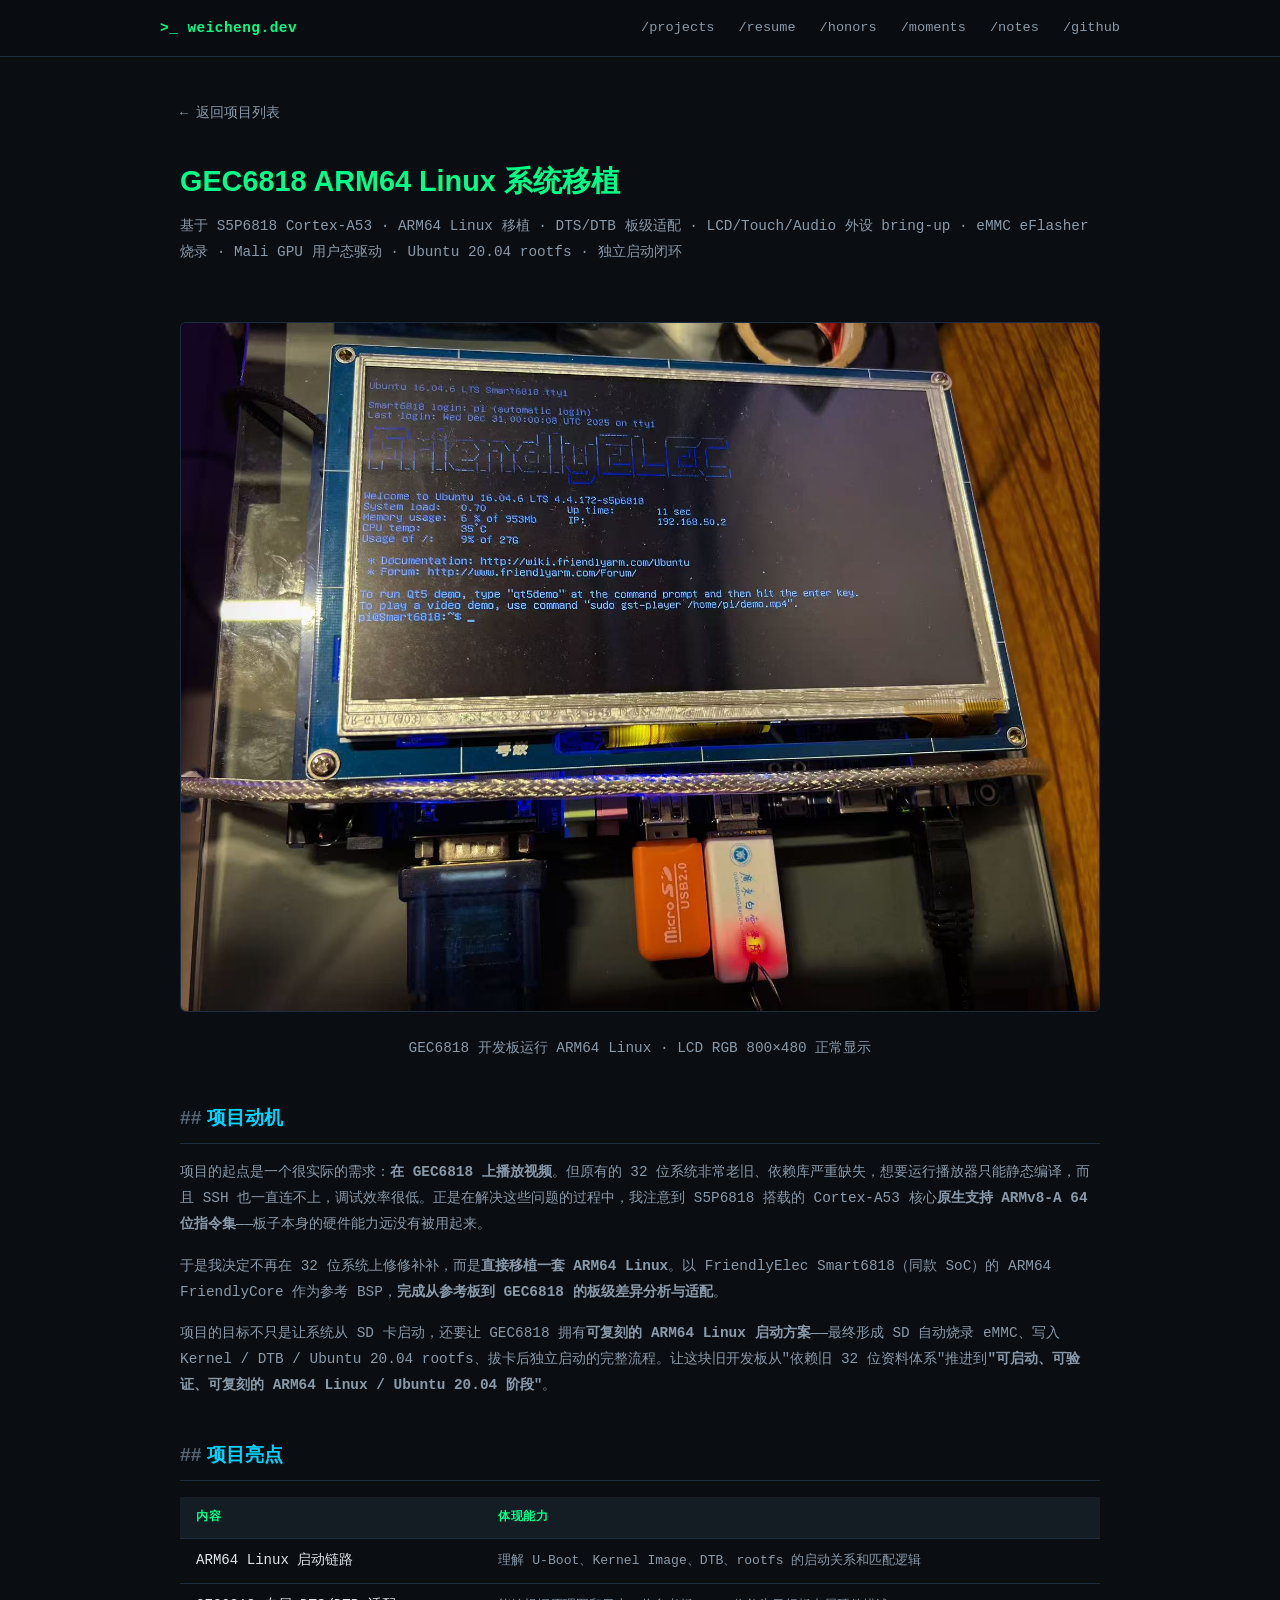
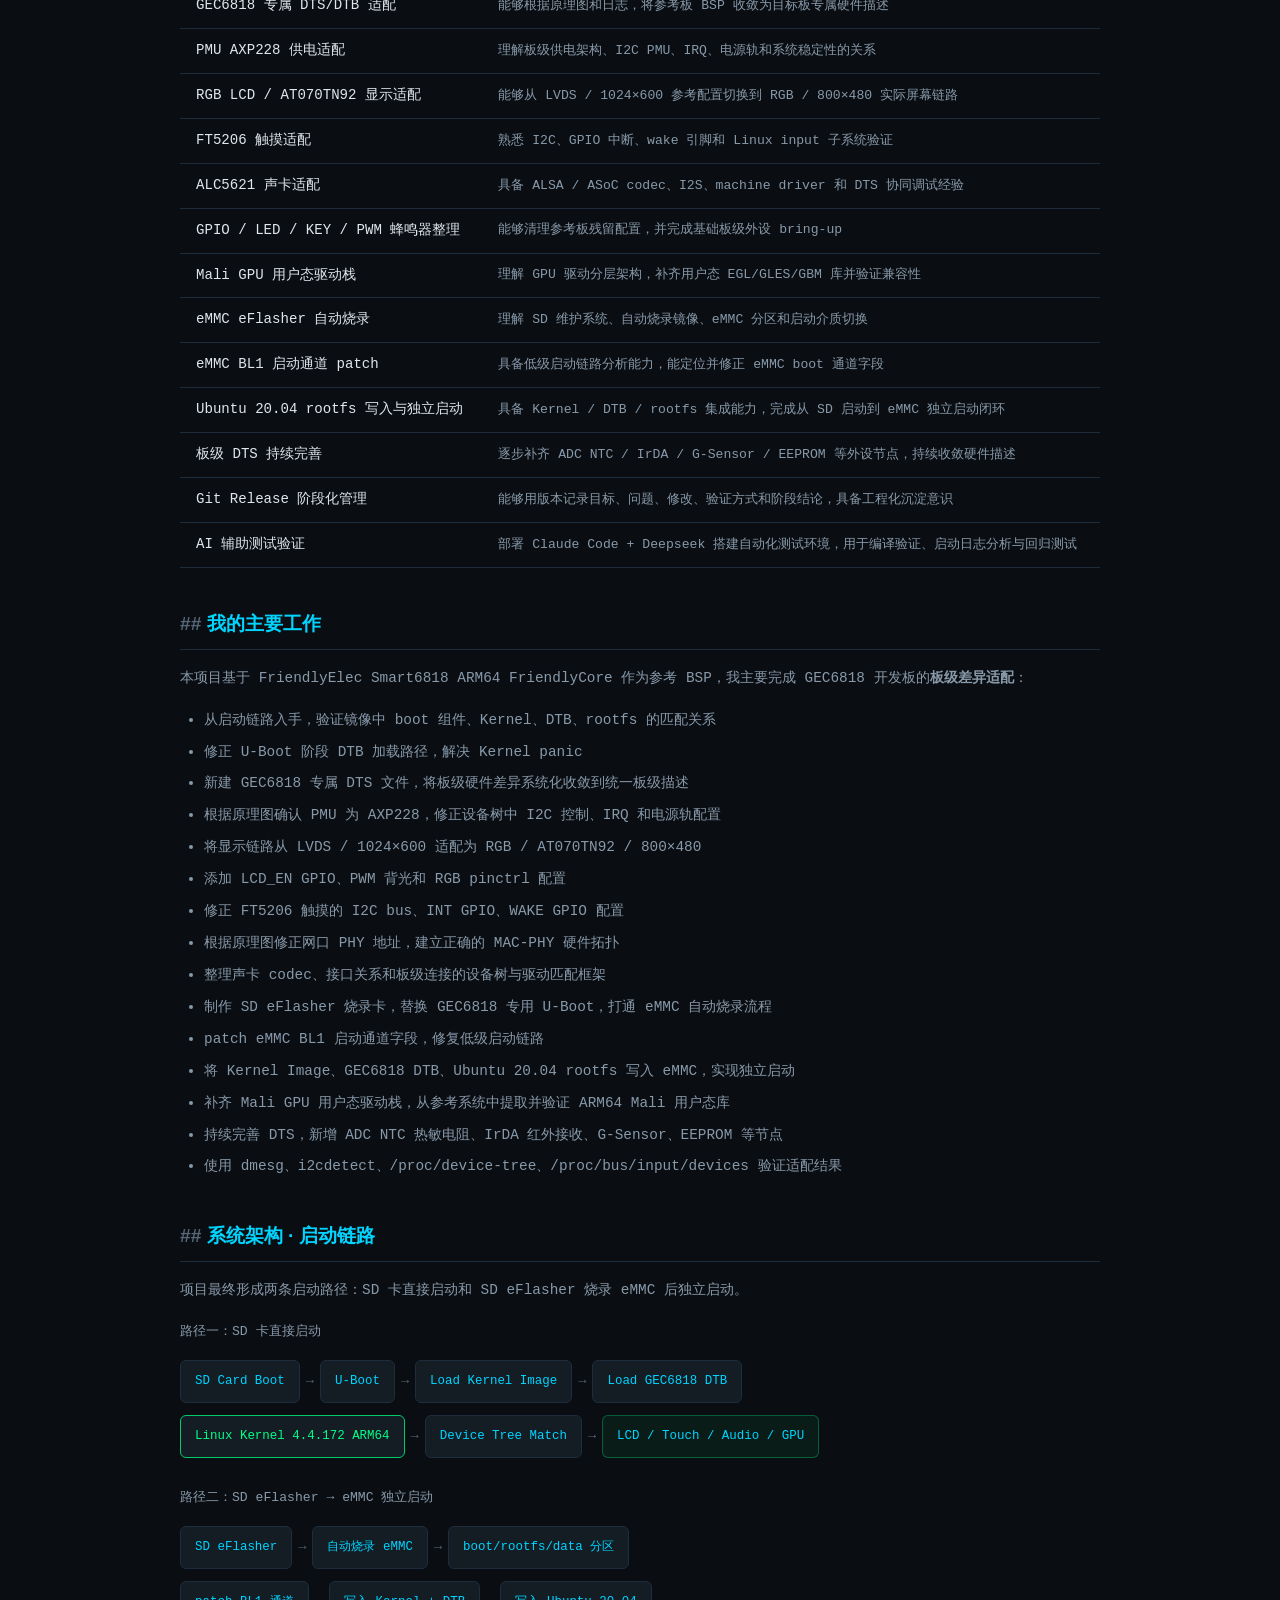
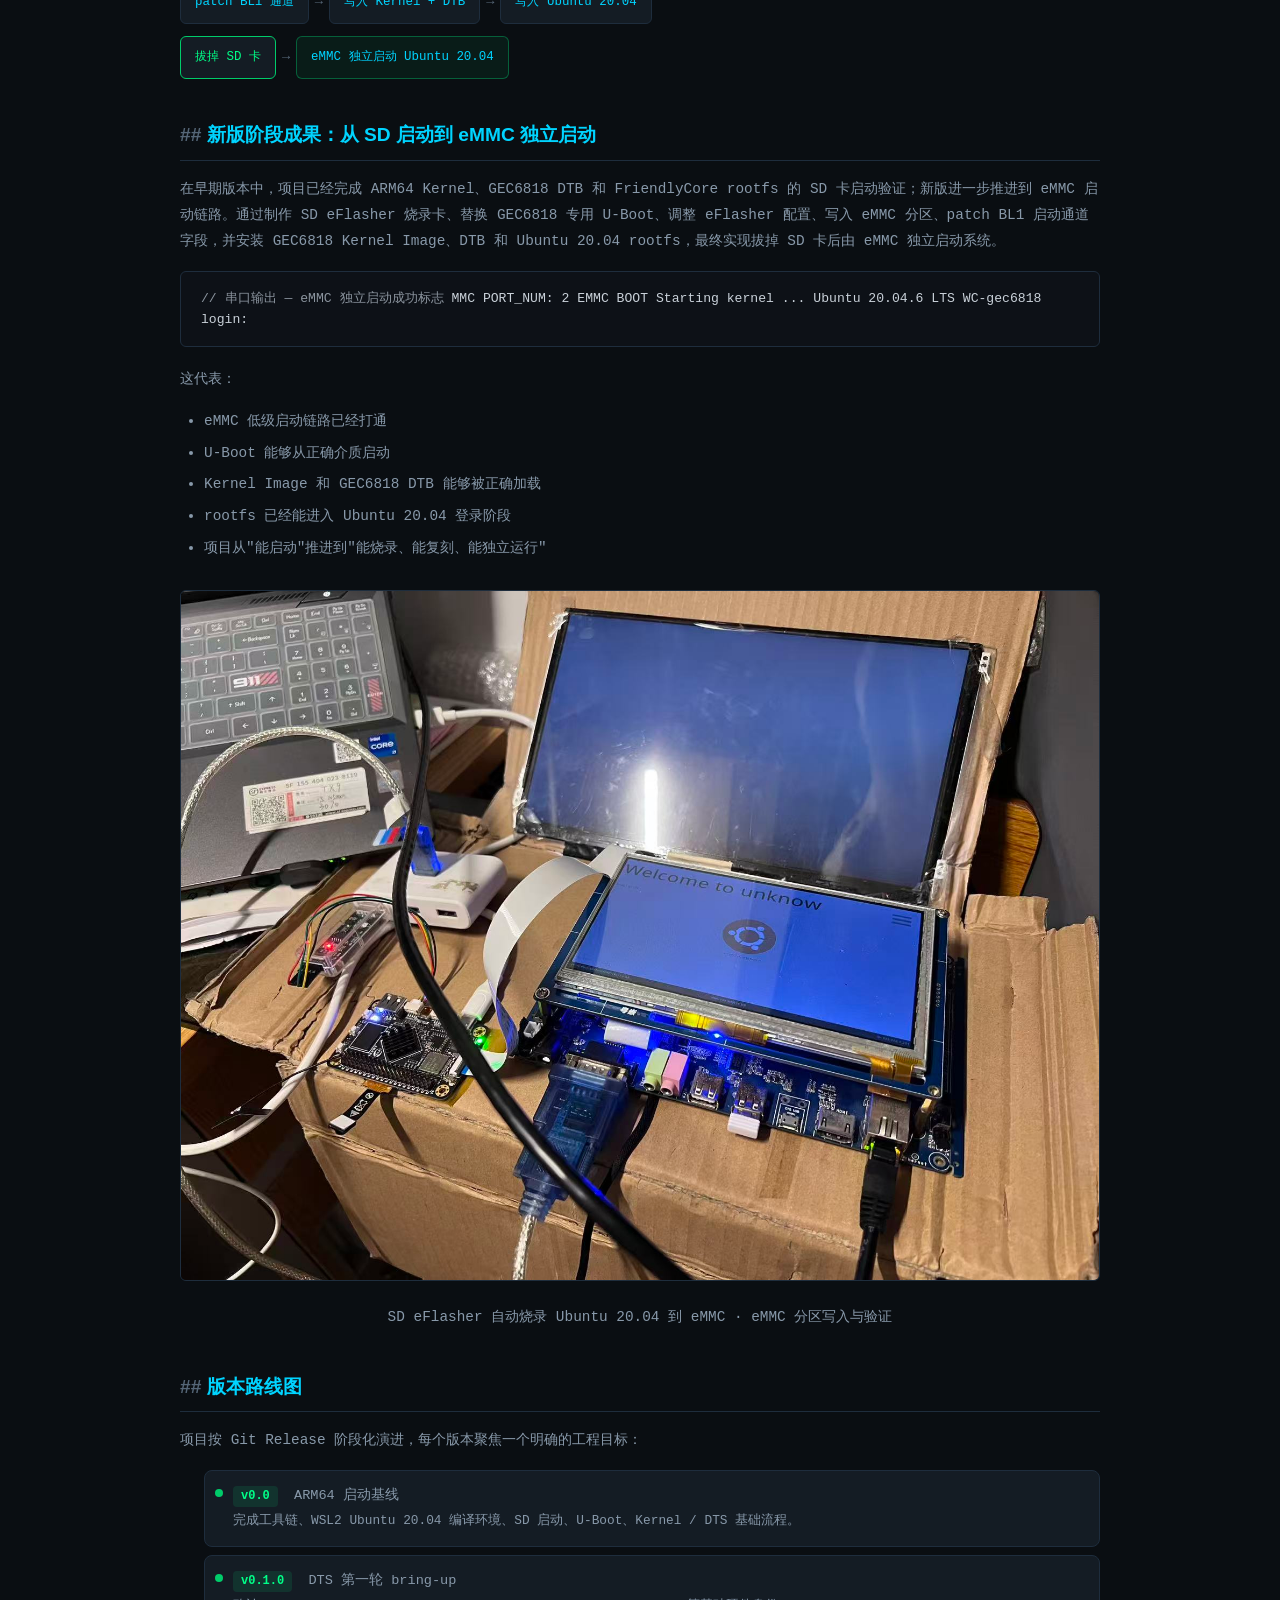
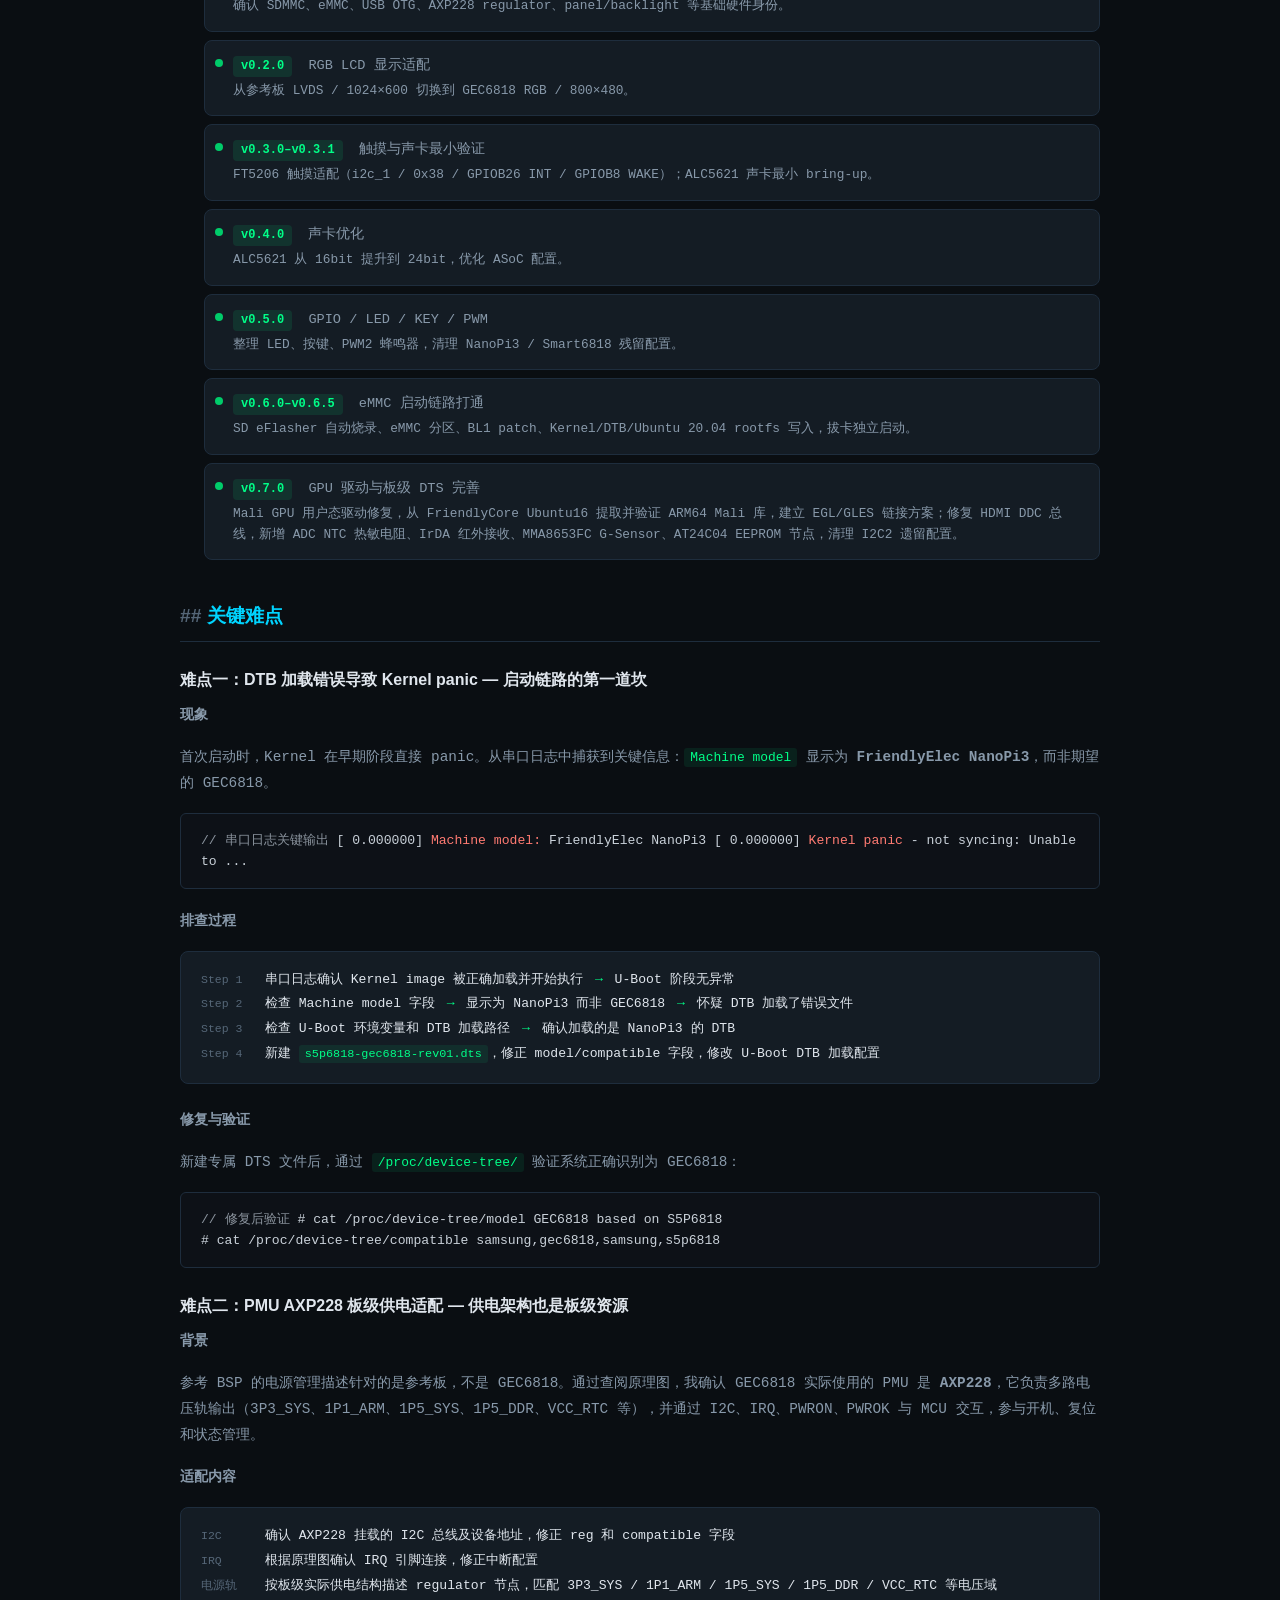
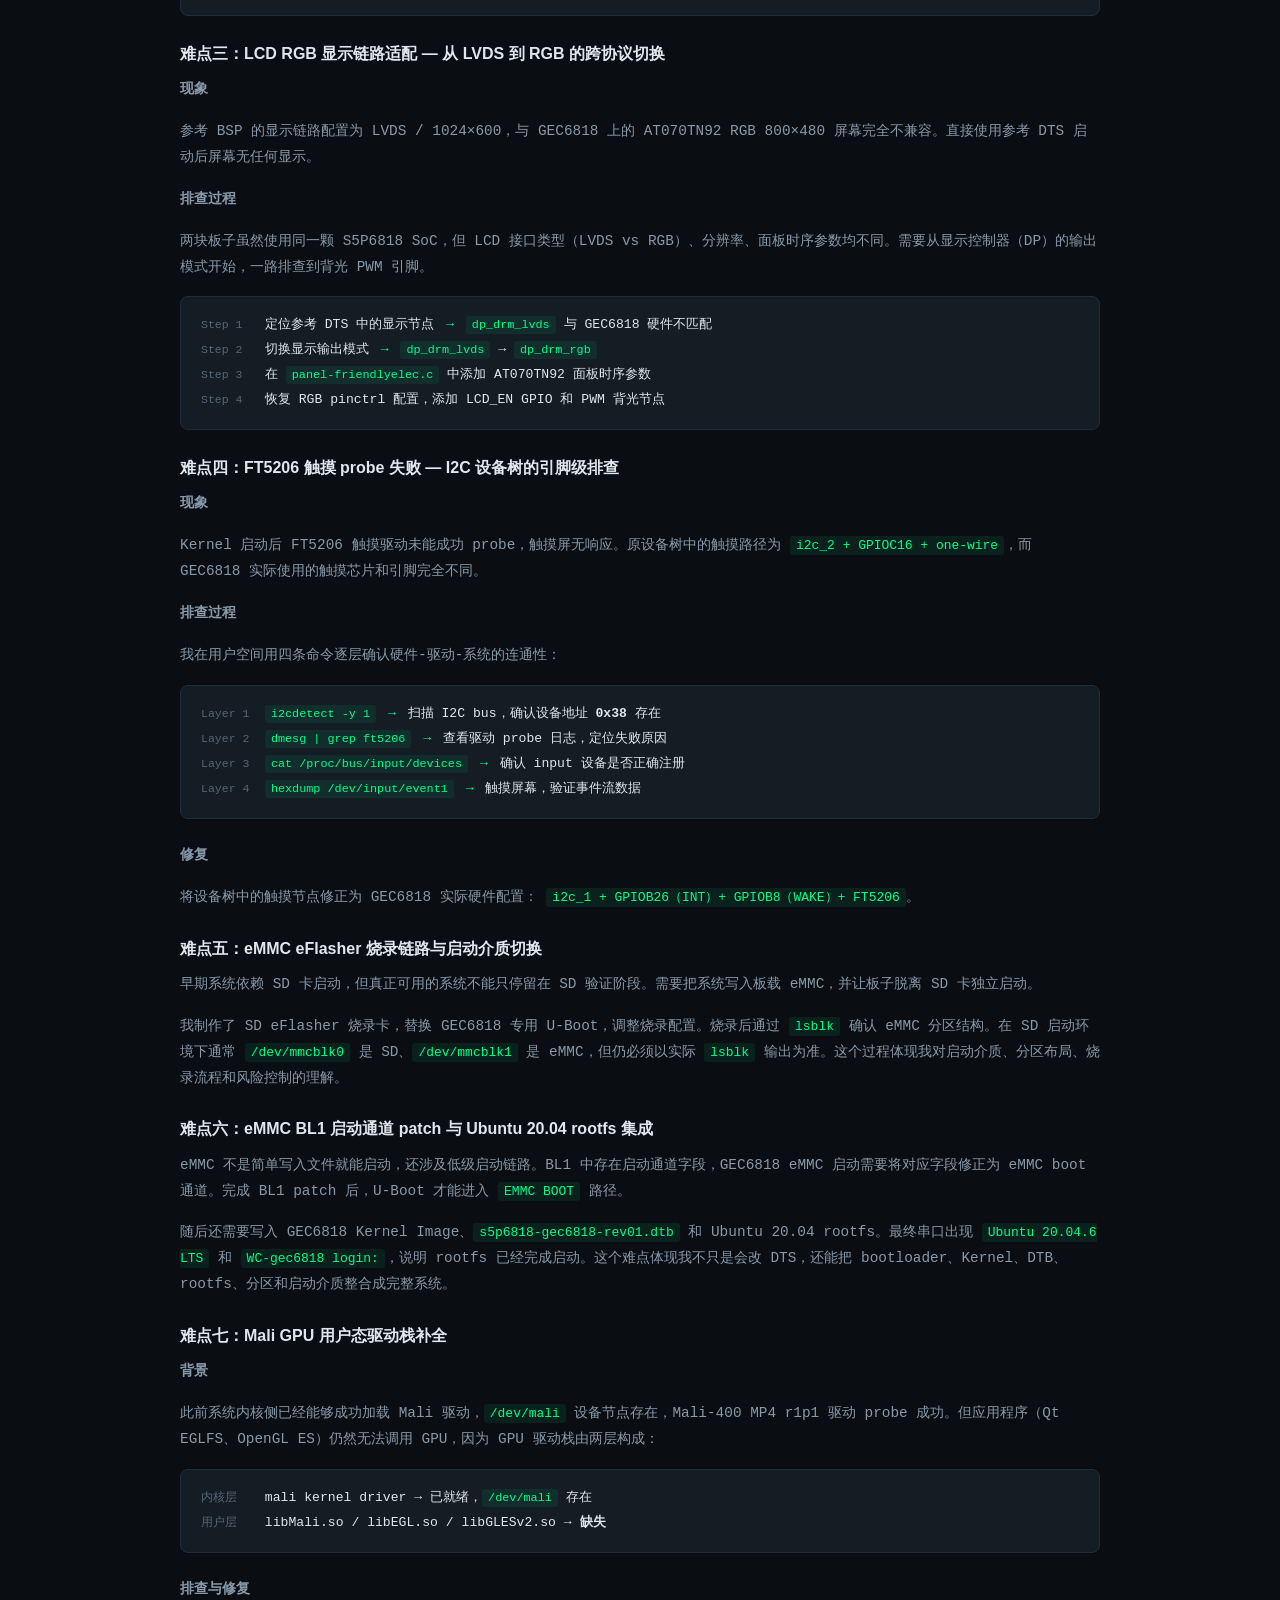
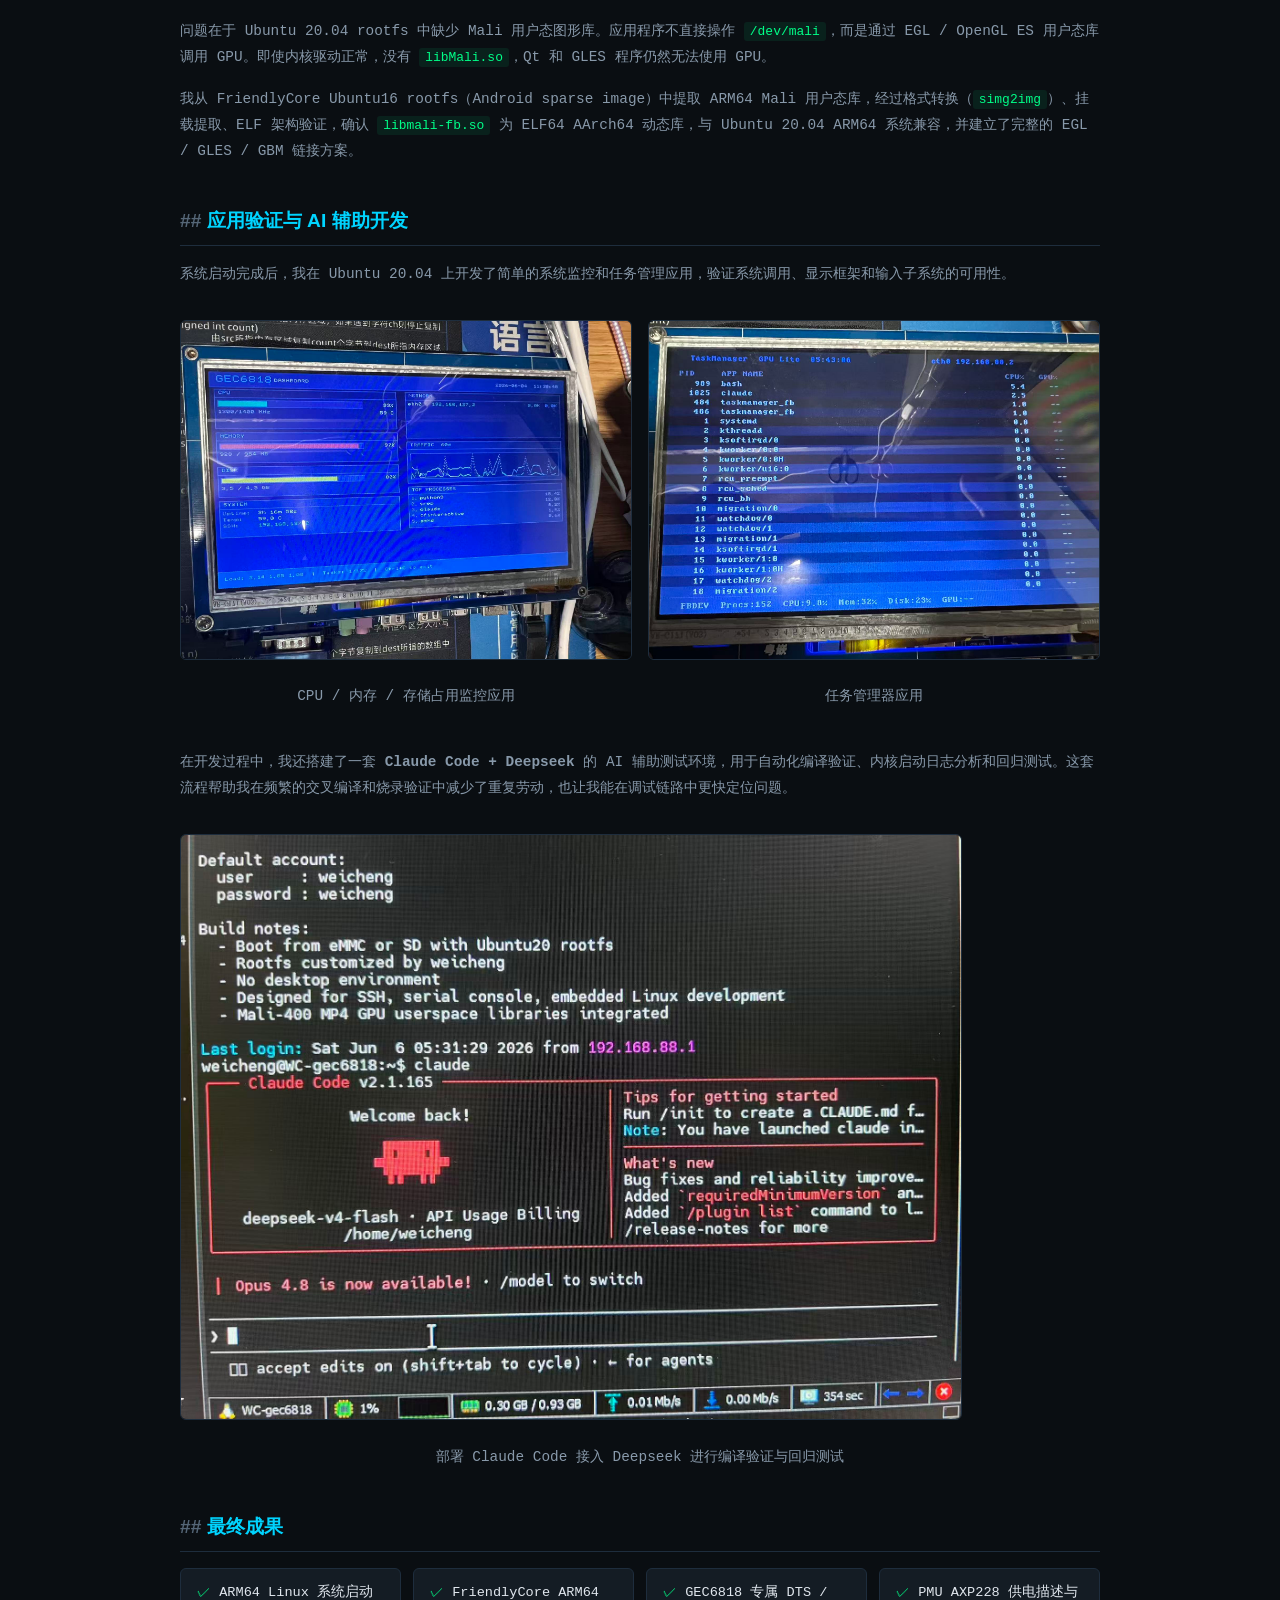
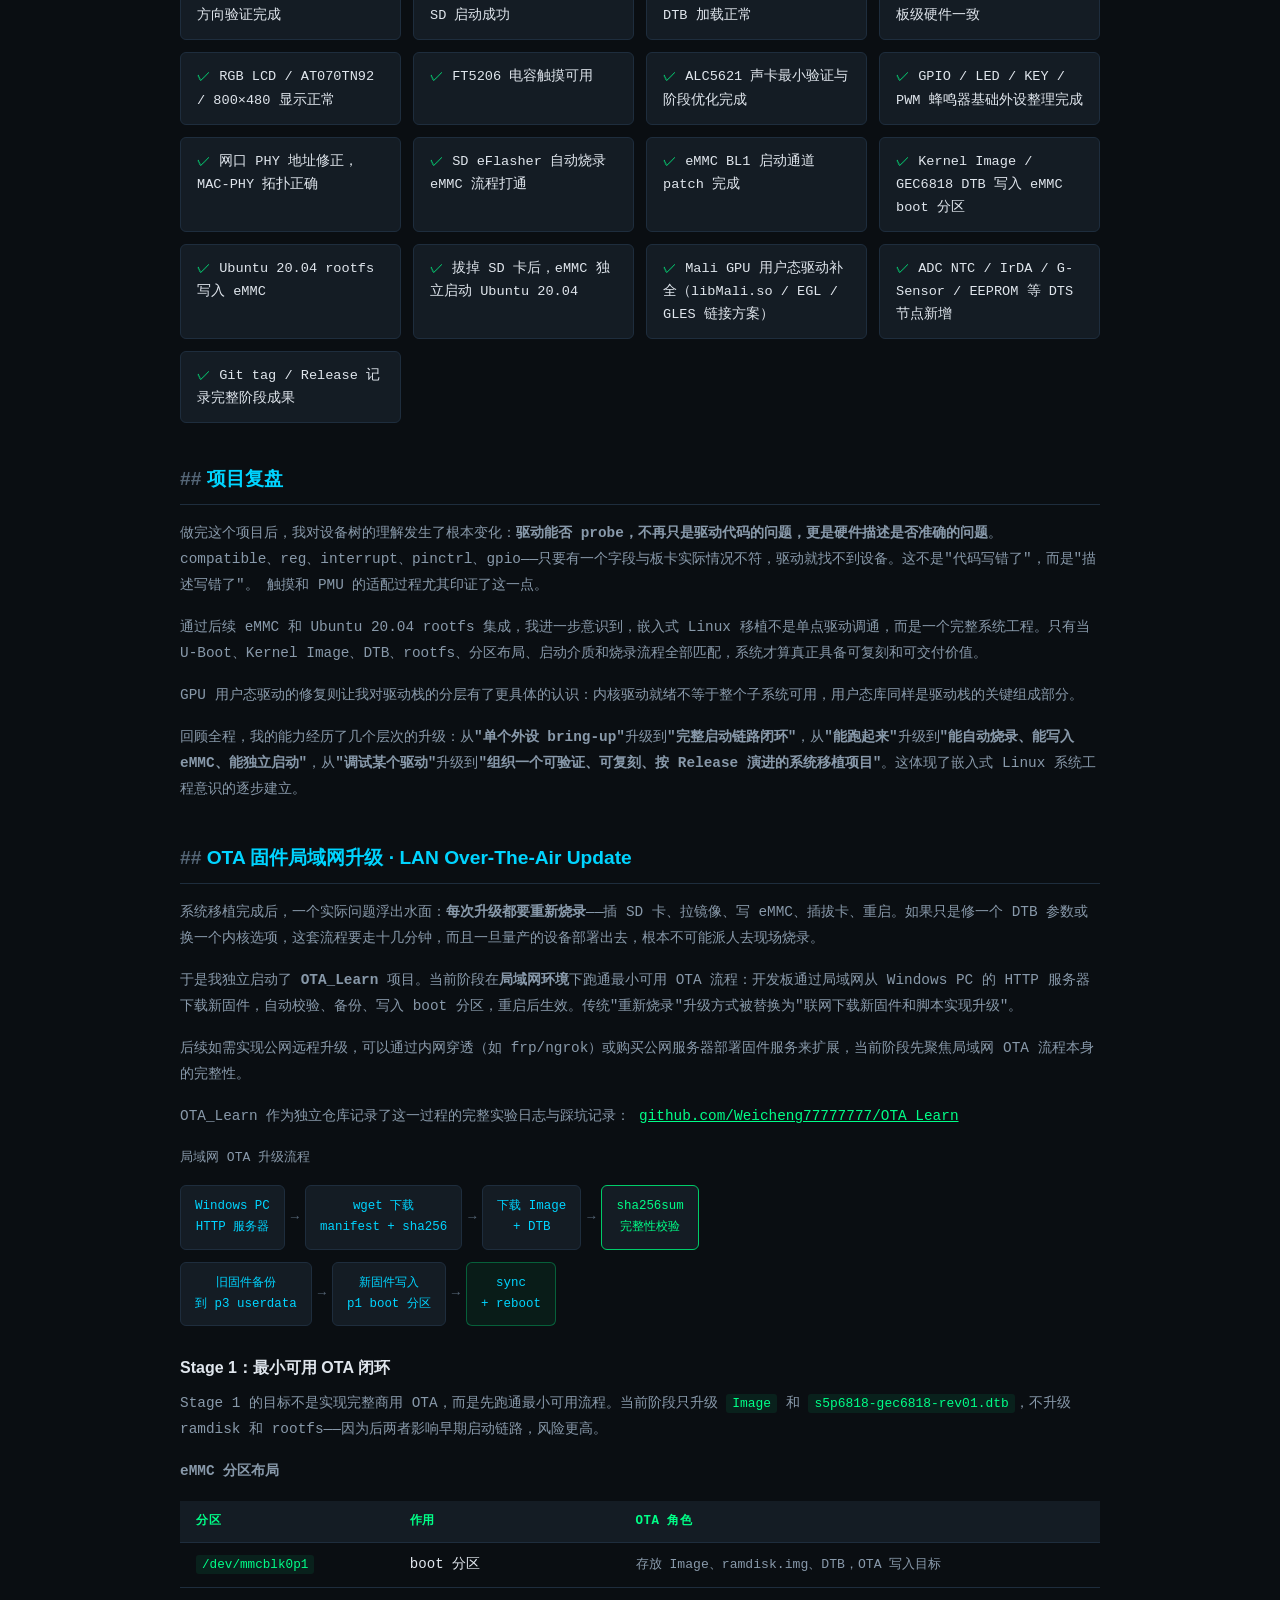
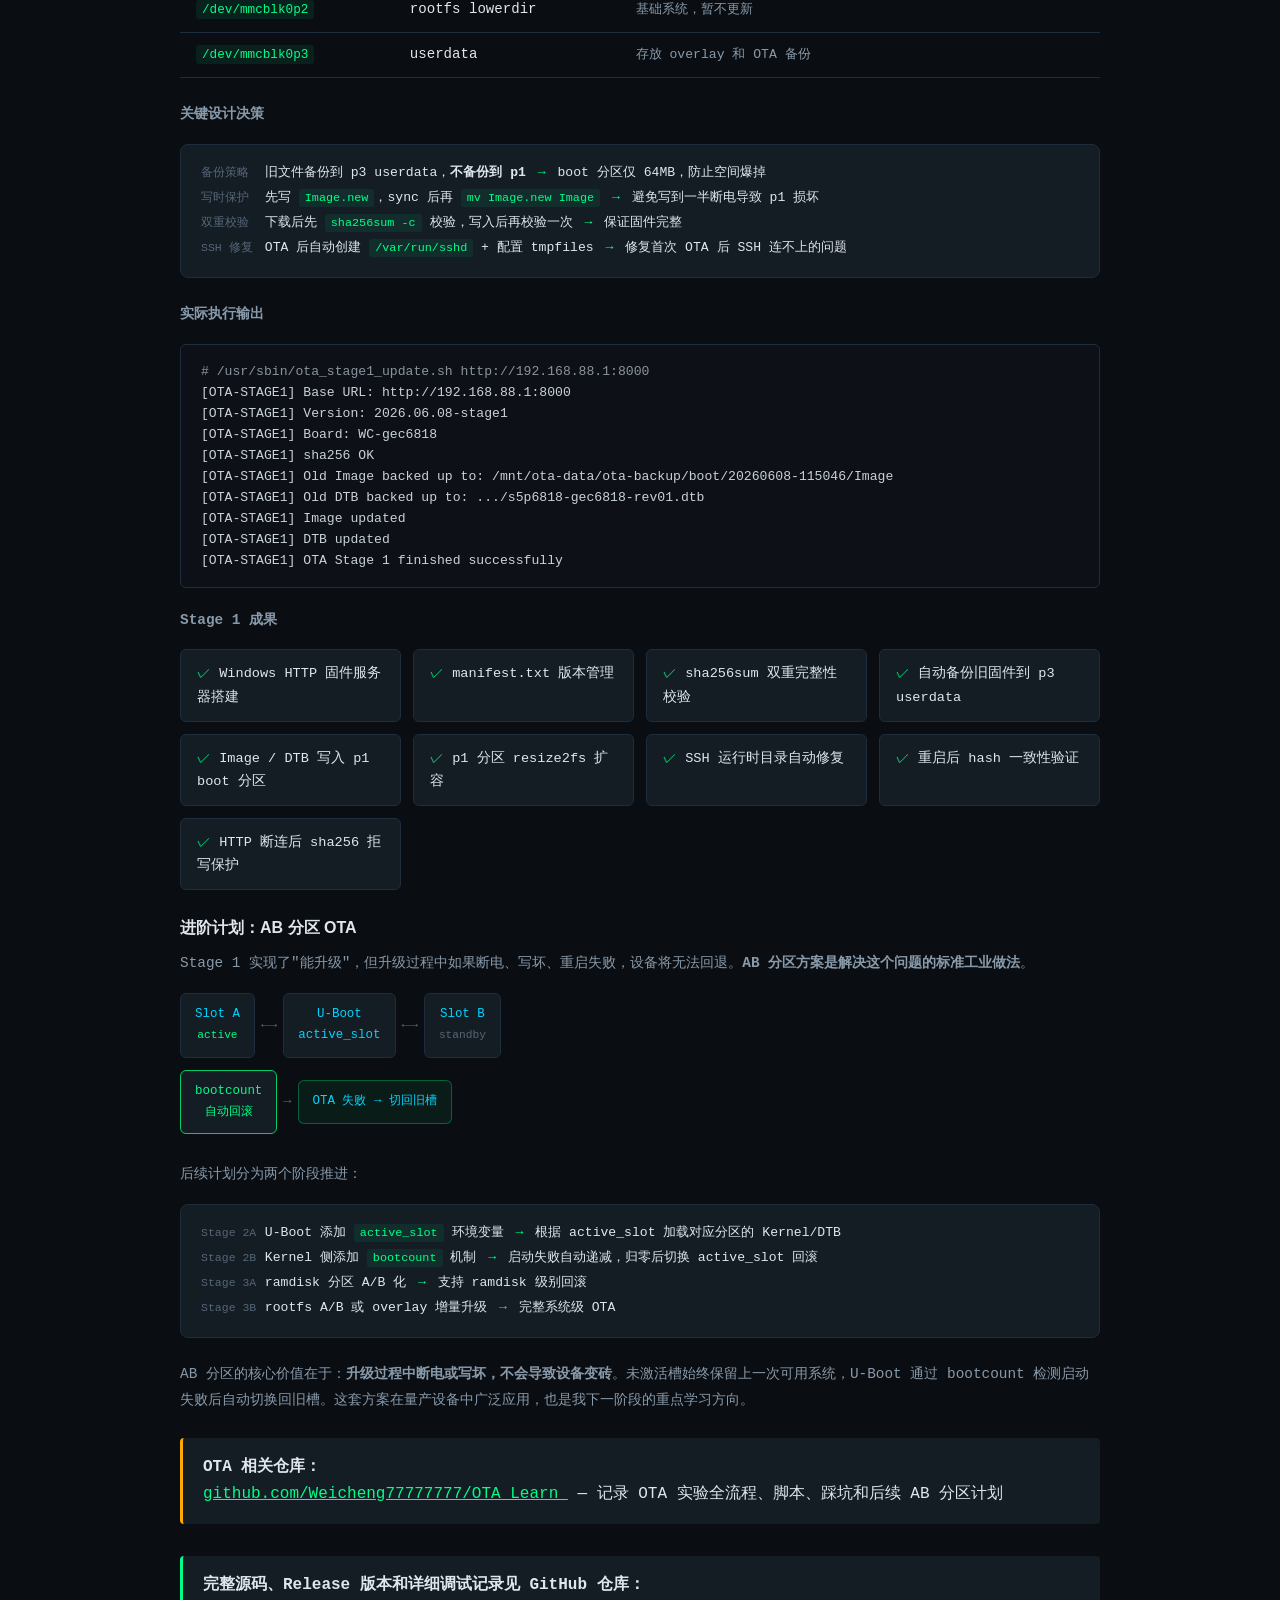
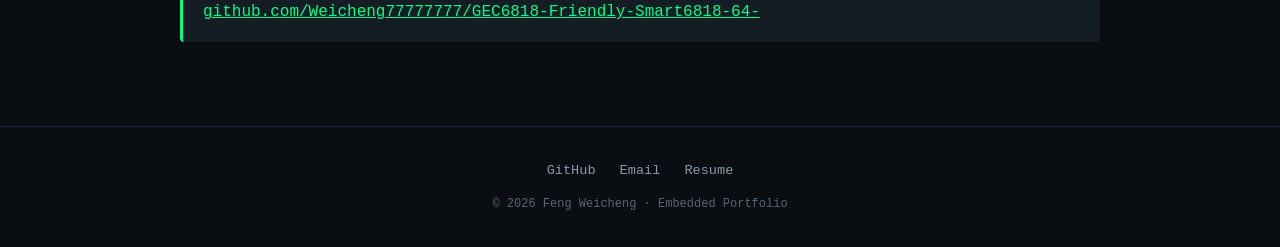
<file: projects/gec6818.html>
<!DOCTYPE html>
<html lang="zh-CN">
<head>
  <meta charset="UTF-8">
  <meta name="viewport" content="width=device-width, initial-scale=1.0">
  <meta name="description" content="GEC6818 ARM64 Linux 系统移植 - 项目详情">
  <title>GEC6818 ARM64 Linux 系统移植 | 冯威成</title>
  <link rel="stylesheet" href="../css/style.css">
  <style>
    .hl-table {
      width: 100%;
      border-collapse: collapse;
      margin: 12px 0 24px;
      font-size: 0.88rem;
    }
    .hl-table th, .hl-table td {
      padding: 10px 16px;
      text-align: left;
      border-bottom: 1px solid var(--border-color);
    }
    .hl-table th {
      color: var(--terminal-green);
      font-weight: 600;
      font-size: 0.78rem;
      text-transform: uppercase;
      letter-spacing: 0.5px;
      background: var(--bg-card);
    }
    .hl-table td:first-child {
      color: var(--text-primary);
      font-weight: 500;
    }
    .hl-table td:last-child {
      color: var(--text-secondary);
      font-size: 0.82rem;
    }
    .hl-table tr:hover td {
      background: rgba(0,255,136,0.03);
    }

    .arch-flow {
      display: flex;
      flex-wrap: wrap;
      align-items: center;
      gap: 6px;
      margin: 16px 0 28px;
      font-size: 0.78rem;
      font-family: var(--font-mono);
    }
    .arch-node {
      background: var(--bg-card);
      border: 1px solid var(--border-color);
      border-radius: 6px;
      padding: 10px 14px;
      color: var(--accent-cyan);
      white-space: nowrap;
      text-align: center;
      min-width: 0;
    }
    .arch-node.kernel {
      border-color: var(--terminal-green-dim);
      color: var(--terminal-green);
    }
    .arch-node.target {
      border-color: rgba(0,255,136,0.3);
      background: rgba(0,255,136,0.06);
    }
    .arch-arrow {
      color: var(--text-muted);
      font-size: 0.85rem;
      flex-shrink: 0;
    }
    .arch-break {
      width: 100%;
      height: 0;
    }

    .figure-caption {
      text-align: center;
      color: var(--text-muted);
      font-size: 0.75rem;
      margin-top: -10px;
      margin-bottom: 28px;
    }

    .debug-flow {
      background: var(--bg-card);
      border: 1px solid var(--border-color);
      border-radius: 8px;
      padding: 16px 20px;
      margin: 16px 0 24px;
      font-size: 0.82rem;
      font-family: var(--font-mono);
      line-height: 1.9;
    }
    .debug-flow .step-label {
      display: inline-block;
      min-width: 56px;
      color: var(--text-muted);
      font-size: 0.72rem;
    }
    .debug-flow .step-arrow {
      color: var(--terminal-green);
      margin: 0 4px;
    }

    .roadmap-list {
      list-style: none;
      padding: 0;
      margin: 16px 0 24px;
    }
    .roadmap-list li {
      position: relative;
      padding: 14px 16px 14px 28px;
      margin-bottom: 8px;
      background: var(--bg-card);
      border: 1px solid var(--border-color);
      border-radius: 8px;
      font-size: 0.85rem;
      line-height: 1.6;
    }
    .roadmap-list li::before {
      content: '';
      position: absolute;
      left: 10px;
      top: 18px;
      width: 8px;
      height: 8px;
      border-radius: 50%;
      background: var(--terminal-green-dim);
    }
    .roadmap-list li .tag {
      display: inline-block;
      padding: 1px 8px;
      margin-right: 8px;
      border-radius: 4px;
      background: rgba(0,255,136,0.1);
      color: var(--terminal-green);
      font-family: var(--font-mono);
      font-size: 0.75rem;
      font-weight: 600;
    }
    .roadmap-list li .summary {
      display: block;
      margin-top: 4px;
      color: var(--text-secondary);
      font-size: 0.8rem;
    }

    @media (max-width: 768px) {
      .arch-flow {
        gap: 4px;
        font-size: 0.7rem;
      }
      .arch-node {
        padding: 8px 10px;
      }
      .hl-table th, .hl-table td {
        padding: 8px 10px;
        font-size: 0.78rem;
      }
      .debug-flow {
        font-size: 0.72rem;
        padding: 12px 14px;
      }
      .roadmap-list li {
        padding: 12px 14px 12px 24px;
        font-size: 0.8rem;
      }
    }
  </style>
</head>
<body>

  <nav class="nav-bar">
    <div class="nav-inner">
      <a href="../" class="nav-brand">weicheng.dev</a>
      <ul class="nav-links">
        <li><a href="../#projects">/projects</a></li>
        <li><a href="../#resume">/resume</a></li>
        <li><a href="../honors.html">/honors</a></li>
        <li><a href="../moments.html">/moments</a></li>
        <li><a href="../notes/debug-log-1.html">/notes</a></li>
        <li><a href="https://github.com/Weicheng77777777" target="_blank">/github</a></li>
      </ul>
    </div>
  </nav>

  <div class="project-detail">
    <div class="container">
      <a href="../#projects" class="back-link">&larr; 返回项目列表</a>

      <h1>GEC6818 ARM64 Linux 系统移植</h1>
      <p class="subtitle">基于 S5P6818 Cortex-A53 &middot; ARM64 Linux 移植 &middot; DTS/DTB 板级适配 &middot; LCD/Touch/Audio 外设 bring-up &middot; eMMC eFlasher 烧录 &middot; Mali GPU 用户态驱动 &middot; Ubuntu 20.04 rootfs &middot; 独立启动闭环</p>

      <img src="../images/gec6818/GEC6818实物图.jpg" alt="GEC6818 开发板运行 ARM64 Linux，LCD 正常显示" loading="lazy">
      <p class="figure-caption">GEC6818 开发板运行 ARM64 Linux &middot; LCD RGB 800&times;480 正常显示</p>

      <!-- ====== 项目动机 ====== -->
      <h2>项目动机</h2>
      <p>
        项目的起点是一个很实际的需求：<strong>在 GEC6818 上播放视频</strong>。但原有的 32 位系统非常老旧、依赖库严重缺失，想要运行播放器只能静态编译，而且 SSH 也一直连不上，调试效率很低。正是在解决这些问题的过程中，我注意到 S5P6818 搭载的 Cortex-A53 核心<strong>原生支持 ARMv8-A 64 位指令集</strong>&mdash;&mdash;板子本身的硬件能力远没有被用起来。
      </p>
      <p>
        于是我决定不再在 32 位系统上修修补补，而是<strong>直接移植一套 ARM64 Linux</strong>。以 FriendlyElec Smart6818（同款 SoC）的 ARM64 FriendlyCore 作为参考 BSP，<strong>完成从参考板到 GEC6818 的板级差异分析与适配</strong>。
      </p>
      <p>
        项目的目标不只是让系统从 SD 卡启动，还要让 GEC6818 拥有<strong>可复刻的 ARM64 Linux 启动方案</strong>&mdash;&mdash;最终形成 SD 自动烧录 eMMC、写入 Kernel / DTB / Ubuntu 20.04 rootfs、拔卡后独立启动的完整流程。让这块旧开发板从"依赖旧 32 位资料体系"推进到<strong>"可启动、可验证、可复刻的 ARM64 Linux / Ubuntu 20.04 阶段"</strong>。
      </p>

      <!-- ====== 项目亮点 ====== -->
      <h2>项目亮点</h2>
      <table class="hl-table">
        <thead>
          <tr><th>内容</th><th>体现能力</th></tr>
        </thead>
        <tbody>
          <tr><td>ARM64 Linux 启动链路</td><td>理解 U-Boot、Kernel Image、DTB、rootfs 的启动关系和匹配逻辑</td></tr>
          <tr><td>GEC6818 专属 DTS/DTB 适配</td><td>能够根据原理图和日志，将参考板 BSP 收敛为目标板专属硬件描述</td></tr>
          <tr><td>PMU AXP228 供电适配</td><td>理解板级供电架构、I2C PMU、IRQ、电源轨和系统稳定性的关系</td></tr>
          <tr><td>RGB LCD / AT070TN92 显示适配</td><td>能够从 LVDS / 1024&times;600 参考配置切换到 RGB / 800&times;480 实际屏幕链路</td></tr>
          <tr><td>FT5206 触摸适配</td><td>熟悉 I2C、GPIO 中断、wake 引脚和 Linux input 子系统验证</td></tr>
          <tr><td>ALC5621 声卡适配</td><td>具备 ALSA / ASoC codec、I2S、machine driver 和 DTS 协同调试经验</td></tr>
          <tr><td>GPIO / LED / KEY / PWM 蜂鸣器整理</td><td>能够清理参考板残留配置，并完成基础板级外设 bring-up</td></tr>
          <tr><td>Mali GPU 用户态驱动栈</td><td>理解 GPU 驱动分层架构，补齐用户态 EGL/GLES/GBM 库并验证兼容性</td></tr>
          <tr><td>eMMC eFlasher 自动烧录</td><td>理解 SD 维护系统、自动烧录镜像、eMMC 分区和启动介质切换</td></tr>
          <tr><td>eMMC BL1 启动通道 patch</td><td>具备低级启动链路分析能力，能定位并修正 eMMC boot 通道字段</td></tr>
          <tr><td>Ubuntu 20.04 rootfs 写入与独立启动</td><td>具备 Kernel / DTB / rootfs 集成能力，完成从 SD 启动到 eMMC 独立启动闭环</td></tr>
          <tr><td>板级 DTS 持续完善</td><td>逐步补齐 ADC NTC / IrDA / G-Sensor / EEPROM 等外设节点，持续收敛硬件描述</td></tr>
          <tr><td>Git Release 阶段化管理</td><td>能够用版本记录目标、问题、修改、验证方式和阶段结论，具备工程化沉淀意识</td></tr>
          <tr><td>AI 辅助测试验证</td><td>部署 Claude Code + Deepseek 搭建自动化测试环境，用于编译验证、启动日志分析与回归测试</td></tr>
        </tbody>
      </table>

      <!-- ====== 我的主要工作 ====== -->
      <h2>我的主要工作</h2>
      <p>
        本项目基于 FriendlyElec Smart6818 ARM64 FriendlyCore 作为参考 BSP，我主要完成 GEC6818 开发板的<strong>板级差异适配</strong>：
      </p>
      <ul>
        <li>从启动链路入手，验证镜像中 boot 组件、Kernel、DTB、rootfs 的匹配关系</li>
        <li>修正 U-Boot 阶段 DTB 加载路径，解决 Kernel panic</li>
        <li>新建 GEC6818 专属 DTS 文件，将板级硬件差异系统化收敛到统一板级描述</li>
        <li>根据原理图确认 PMU 为 AXP228，修正设备树中 I2C 控制、IRQ 和电源轨配置</li>
        <li>将显示链路从 LVDS / 1024&times;600 适配为 RGB / AT070TN92 / 800&times;480</li>
        <li>添加 LCD_EN GPIO、PWM 背光和 RGB pinctrl 配置</li>
        <li>修正 FT5206 触摸的 I2C bus、INT GPIO、WAKE GPIO 配置</li>
        <li>根据原理图修正网口 PHY 地址，建立正确的 MAC-PHY 硬件拓扑</li>
        <li>整理声卡 codec、接口关系和板级连接的设备树与驱动匹配框架</li>
        <li>制作 SD eFlasher 烧录卡，替换 GEC6818 专用 U-Boot，打通 eMMC 自动烧录流程</li>
        <li>patch eMMC BL1 启动通道字段，修复低级启动链路</li>
        <li>将 Kernel Image、GEC6818 DTB、Ubuntu 20.04 rootfs 写入 eMMC，实现独立启动</li>
        <li>补齐 Mali GPU 用户态驱动栈，从参考系统中提取并验证 ARM64 Mali 用户态库</li>
        <li>持续完善 DTS，新增 ADC NTC 热敏电阻、IrDA 红外接收、G-Sensor、EEPROM 等节点</li>
        <li>使用 dmesg、i2cdetect、/proc/device-tree、/proc/bus/input/devices 验证适配结果</li>
      </ul>

      <!-- ====== 系统架构启动链路 ====== -->
      <h2>系统架构 &middot; 启动链路</h2>
      <p>项目最终形成两条启动路径：SD 卡直接启动和 SD eFlasher 烧录 eMMC 后独立启动。</p>

      <p style="margin-bottom:4px;color:var(--text-secondary);font-size:0.82rem;">路径一：SD 卡直接启动</p>
      <div class="arch-flow">
        <span class="arch-node">SD Card Boot</span>
        <span class="arch-arrow">&rarr;</span>
        <span class="arch-node">U-Boot</span>
        <span class="arch-arrow">&rarr;</span>
        <span class="arch-node">Load Kernel Image</span>
        <span class="arch-arrow">&rarr;</span>
        <span class="arch-node">Load GEC6818 DTB</span>
        <span class="arch-break"></span>
        <span class="arch-node kernel">Linux Kernel 4.4.172 ARM64</span>
        <span class="arch-arrow">&rarr;</span>
        <span class="arch-node">Device Tree Match</span>
        <span class="arch-arrow">&rarr;</span>
        <span class="arch-node target">LCD / Touch / Audio / GPU</span>
      </div>

      <p style="margin-bottom:4px;color:var(--text-secondary);font-size:0.82rem;">路径二：SD eFlasher &rarr; eMMC 独立启动</p>
      <div class="arch-flow">
        <span class="arch-node">SD eFlasher</span>
        <span class="arch-arrow">&rarr;</span>
        <span class="arch-node">自动烧录 eMMC</span>
        <span class="arch-arrow">&rarr;</span>
        <span class="arch-node">boot/rootfs/data 分区</span>
        <span class="arch-break"></span>
        <span class="arch-node">patch BL1 通道</span>
        <span class="arch-arrow">&rarr;</span>
        <span class="arch-node">写入 Kernel + DTB</span>
        <span class="arch-arrow">&rarr;</span>
        <span class="arch-node">写入 Ubuntu 20.04</span>
        <span class="arch-break"></span>
        <span class="arch-node kernel">拔掉 SD 卡</span>
        <span class="arch-arrow">&rarr;</span>
        <span class="arch-node target">eMMC 独立启动 Ubuntu 20.04</span>
      </div>

      <!-- ====== 新版阶段成果 ====== -->
      <h2>新版阶段成果：从 SD 启动到 eMMC 独立启动</h2>
      <p>
        在早期版本中，项目已经完成 ARM64 Kernel、GEC6818 DTB 和 FriendlyCore rootfs 的 SD 卡启动验证；新版进一步推进到 eMMC 启动链路。通过制作 SD eFlasher 烧录卡、替换 GEC6818 专用 U-Boot、调整 eFlasher 配置、写入 eMMC 分区、patch BL1 启动通道字段，并安装 GEC6818 Kernel Image、DTB 和 Ubuntu 20.04 rootfs，最终实现拔掉 SD 卡后由 eMMC 独立启动系统。
      </p>

      <div class="code-block">
        <span class="comment">// 串口输出 &mdash; eMMC 独立启动成功标志</span>
        MMC PORT_NUM: 2
        EMMC BOOT
        Starting kernel ...
        Ubuntu 20.04.6 LTS
        WC-gec6818 login:
      </div>

      <p>这代表：</p>
      <ul>
        <li>eMMC 低级启动链路已经打通</li>
        <li>U-Boot 能够从正确介质启动</li>
        <li>Kernel Image 和 GEC6818 DTB 能够被正确加载</li>
        <li>rootfs 已经能进入 Ubuntu 20.04 登录阶段</li>
        <li>项目从"能启动"推进到"能烧录、能复刻、能独立运行"</li>
      </ul>

      <img src="../images/gec6818/emmc-burn-ubuntu.jpg" alt="SD eFlasher 自动烧录 Ubuntu 20.04 到 eMMC" loading="lazy" style="margin-top:12px;">
      <p class="figure-caption">SD eFlasher 自动烧录 Ubuntu 20.04 到 eMMC &middot; eMMC 分区写入与验证</p>

      <!-- ====== 版本路线图 ====== -->
      <h2>版本路线图</h2>
      <p>项目按 Git Release 阶段化演进，每个版本聚焦一个明确的工程目标：</p>

      <ul class="roadmap-list">
        <li>
          <span class="tag">v0.0</span> ARM64 启动基线
          <span class="summary">完成工具链、WSL2 Ubuntu 20.04 编译环境、SD 启动、U-Boot、Kernel / DTS 基础流程。</span>
        </li>
        <li>
          <span class="tag">v0.1.0</span> DTS 第一轮 bring-up
          <span class="summary">确认 SDMMC、eMMC、USB OTG、AXP228 regulator、panel/backlight 等基础硬件身份。</span>
        </li>
        <li>
          <span class="tag">v0.2.0</span> RGB LCD 显示适配
          <span class="summary">从参考板 LVDS / 1024&times;600 切换到 GEC6818 RGB / 800&times;480。</span>
        </li>
        <li>
          <span class="tag">v0.3.0&ndash;v0.3.1</span> 触摸与声卡最小验证
          <span class="summary">FT5206 触摸适配（i2c_1 / 0x38 / GPIOB26 INT / GPIOB8 WAKE）；ALC5621 声卡最小 bring-up。</span>
        </li>
        <li>
          <span class="tag">v0.4.0</span> 声卡优化
          <span class="summary">ALC5621 从 16bit 提升到 24bit，优化 ASoC 配置。</span>
        </li>
        <li>
          <span class="tag">v0.5.0</span> GPIO / LED / KEY / PWM
          <span class="summary">整理 LED、按键、PWM2 蜂鸣器，清理 NanoPi3 / Smart6818 残留配置。</span>
        </li>
        <li>
          <span class="tag">v0.6.0&ndash;v0.6.5</span> eMMC 启动链路打通
          <span class="summary">SD eFlasher 自动烧录、eMMC 分区、BL1 patch、Kernel/DTB/Ubuntu 20.04 rootfs 写入，拔卡独立启动。</span>
        </li>
        <li>
          <span class="tag">v0.7.0</span> GPU 驱动与板级 DTS 完善
          <span class="summary">Mali GPU 用户态驱动修复，从 FriendlyCore Ubuntu16 提取并验证 ARM64 Mali 库，建立 EGL/GLES 链接方案；修复 HDMI DDC 总线，新增 ADC NTC 热敏电阻、IrDA 红外接收、MMA8653FC G-Sensor、AT24C04 EEPROM 节点，清理 I2C2 遗留配置。</span>
        </li>
      </ul>

      <!-- ====== 关键难点 ====== -->
      <h2>关键难点</h2>

      <h3>难点一：DTB 加载错误导致 Kernel panic &mdash; 启动链路的第一道坎</h3>

      <p><strong>现象</strong></p>
      <p>
        首次启动时，Kernel 在早期阶段直接 panic。从串口日志中捕获到关键信息：<code>Machine model</code> 显示为 <strong>FriendlyElec NanoPi3</strong>，而非期望的 GEC6818。
      </p>

      <div class="code-block">
        <span class="comment">// 串口日志关键输出</span>
        [    0.000000] <span class="keyword">Machine model:</span> FriendlyElec NanoPi3
        [    0.000000] <span class="keyword">Kernel panic</span> - not syncing: Unable to ...
      </div>

      <p><strong>排查过程</strong></p>
      <div class="debug-flow">
        <span class="step-label">Step 1</span> 串口日志确认 Kernel image 被正确加载并开始执行 <span class="step-arrow">&rarr;</span> U-Boot 阶段无异常<br>
        <span class="step-label">Step 2</span> 检查 Machine model 字段 <span class="step-arrow">&rarr;</span> 显示为 NanoPi3 而非 GEC6818 <span class="step-arrow">&rarr;</span> 怀疑 DTB 加载了错误文件<br>
        <span class="step-label">Step 3</span> 检查 U-Boot 环境变量和 DTB 加载路径 <span class="step-arrow">&rarr;</span> 确认加载的是 NanoPi3 的 DTB<br>
        <span class="step-label">Step 4</span> 新建 <code>s5p6818-gec6818-rev01.dts</code>，修正 model/compatible 字段，修改 U-Boot DTB 加载配置
      </div>

      <p><strong>修复与验证</strong></p>
      <p>
        新建专属 DTS 文件后，通过 <code>/proc/device-tree/</code> 验证系统正确识别为 GEC6818：
      </p>

      <div class="code-block">
        <span class="comment">// 修复后验证</span>
        <span class="prompt">#</span> cat /proc/device-tree/model
        GEC6818 based on S5P6818<br>
        <span class="prompt">#</span> cat /proc/device-tree/compatible
        samsung,gec6818,samsung,s5p6818
      </div>

      <h3>难点二：PMU AXP228 板级供电适配 &mdash; 供电架构也是板级资源</h3>

      <p><strong>背景</strong></p>
      <p>
        参考 BSP 的电源管理描述针对的是参考板，不是 GEC6818。通过查阅原理图，我确认 GEC6818 实际使用的 PMU 是 <strong>AXP228</strong>，它负责多路电压轨输出（3P3_SYS、1P1_ARM、1P5_SYS、1P5_DDR、VCC_RTC 等），并通过 I2C、IRQ、PWRON、PWROK 与 MCU 交互，参与开机、复位和状态管理。
      </p>

      <p><strong>适配内容</strong></p>
      <div class="debug-flow">
        <span class="step-label">I2C</span> 确认 AXP228 挂载的 I2C 总线及设备地址，修正 reg 和 compatible 字段<br>
        <span class="step-label">IRQ</span> 根据原理图确认 IRQ 引脚连接，修正中断配置<br>
        <span class="step-label">电源轨</span> 按板级实际供电结构描述 regulator 节点，匹配 3P3_SYS / 1P1_ARM / 1P5_SYS / 1P5_DDR / VCC_RTC 等电压域
      </div>

      <h3>难点三：LCD RGB 显示链路适配 &mdash; 从 LVDS 到 RGB 的跨协议切换</h3>

      <p><strong>现象</strong></p>
      <p>
        参考 BSP 的显示链路配置为 LVDS / 1024&times;600，与 GEC6818 上的 AT070TN92 RGB 800&times;480 屏幕完全不兼容。直接使用参考 DTS 启动后屏幕无任何显示。
      </p>

      <p><strong>排查过程</strong></p>
      <p>
        两块板子虽然使用同一颗 S5P6818 SoC，但 LCD 接口类型（LVDS vs RGB）、分辨率、面板时序参数均不同。需要从显示控制器（DP）的输出模式开始，一路排查到背光 PWM 引脚。
      </p>

      <div class="debug-flow">
        <span class="step-label">Step 1</span> 定位参考 DTS 中的显示节点 <span class="step-arrow">&rarr;</span> <code>dp_drm_lvds</code> 与 GEC6818 硬件不匹配<br>
        <span class="step-label">Step 2</span> 切换显示输出模式 <span class="step-arrow">&rarr;</span> <code>dp_drm_lvds</code> &rarr; <code>dp_drm_rgb</code><br>
        <span class="step-label">Step 3</span> 在 <code>panel-friendlyelec.c</code> 中添加 AT070TN92 面板时序参数<br>
        <span class="step-label">Step 4</span> 恢复 RGB pinctrl 配置，添加 LCD_EN GPIO 和 PWM 背光节点
      </div>

      <h3>难点四：FT5206 触摸 probe 失败 &mdash; I2C 设备树的引脚级排查</h3>

      <p><strong>现象</strong></p>
      <p>
        Kernel 启动后 FT5206 触摸驱动未能成功 probe，触摸屏无响应。原设备树中的触摸路径为 <code>i2c_2 + GPIOC16 + one-wire</code>，而 GEC6818 实际使用的触摸芯片和引脚完全不同。
      </p>

      <p><strong>排查过程</strong></p>
      <p>我在用户空间用四条命令逐层确认硬件-驱动-系统的连通性：</p>

      <div class="debug-flow">
        <span class="step-label">Layer 1</span> <code>i2cdetect -y 1</code> <span class="step-arrow">&rarr;</span> 扫描 I2C bus，确认设备地址 <strong>0x38</strong> 存在<br>
        <span class="step-label">Layer 2</span> <code>dmesg | grep ft5206</code> <span class="step-arrow">&rarr;</span> 查看驱动 probe 日志，定位失败原因<br>
        <span class="step-label">Layer 3</span> <code>cat /proc/bus/input/devices</code> <span class="step-arrow">&rarr;</span> 确认 input 设备是否正确注册<br>
        <span class="step-label">Layer 4</span> <code>hexdump /dev/input/event1</code> <span class="step-arrow">&rarr;</span> 触摸屏幕，验证事件流数据
      </div>

      <p><strong>修复</strong></p>
      <p>
        将设备树中的触摸节点修正为 GEC6818 实际硬件配置：
        <code>i2c_1 + GPIOB26（INT）+ GPIOB8（WAKE）+ FT5206</code>。
      </p>

      <h3>难点五：eMMC eFlasher 烧录链路与启动介质切换</h3>

      <p>
        早期系统依赖 SD 卡启动，但真正可用的系统不能只停留在 SD 验证阶段。需要把系统写入板载 eMMC，并让板子脱离 SD 卡独立启动。
      </p>
      <p>
        我制作了 SD eFlasher 烧录卡，替换 GEC6818 专用 U-Boot，调整烧录配置。烧录后通过 <code>lsblk</code> 确认 eMMC 分区结构。在 SD 启动环境下通常 <code>/dev/mmcblk0</code> 是 SD、<code>/dev/mmcblk1</code> 是 eMMC，但仍必须以实际 <code>lsblk</code> 输出为准。这个过程体现我对启动介质、分区布局、烧录流程和风险控制的理解。
      </p>

      <h3>难点六：eMMC BL1 启动通道 patch 与 Ubuntu 20.04 rootfs 集成</h3>

      <p>
        eMMC 不是简单写入文件就能启动，还涉及低级启动链路。BL1 中存在启动通道字段，GEC6818 eMMC 启动需要将对应字段修正为 eMMC boot 通道。完成 BL1 patch 后，U-Boot 才能进入 <code>EMMC BOOT</code> 路径。
      </p>
      <p>
        随后还需要写入 GEC6818 Kernel Image、<code>s5p6818-gec6818-rev01.dtb</code> 和 Ubuntu 20.04 rootfs。最终串口出现 <code>Ubuntu 20.04.6 LTS</code> 和 <code>WC-gec6818 login:</code>，说明 rootfs 已经完成启动。这个难点体现我不只是会改 DTS，还能把 bootloader、Kernel、DTB、rootfs、分区和启动介质整合成完整系统。
      </p>

      <h3>难点七：Mali GPU 用户态驱动栈补全</h3>

      <p><strong>背景</strong></p>
      <p>
        此前系统内核侧已经能够成功加载 Mali 驱动，<code>/dev/mali</code> 设备节点存在，Mali-400 MP4 r1p1 驱动 probe 成功。但应用程序（Qt EGLFS、OpenGL ES）仍然无法调用 GPU，因为 GPU 驱动栈由两层构成：
      </p>

      <div class="debug-flow">
        <span class="step-label">内核层</span> mali kernel driver &rarr; 已就绪，<code>/dev/mali</code> 存在<br>
        <span class="step-label">用户层</span> libMali.so / libEGL.so / libGLESv2.so &rarr; <strong>缺失</strong>
      </div>

      <p><strong>排查与修复</strong></p>
      <p>
        问题在于 Ubuntu 20.04 rootfs 中缺少 Mali 用户态图形库。应用程序不直接操作 <code>/dev/mali</code>，而是通过 EGL / OpenGL ES 用户态库调用 GPU。即使内核驱动正常，没有 <code>libMali.so</code>，Qt 和 GLES 程序仍然无法使用 GPU。
      </p>
      <p>
        我从 FriendlyCore Ubuntu16 rootfs（Android sparse image）中提取 ARM64 Mali 用户态库，经过格式转换（<code>simg2img</code>）、挂载提取、ELF 架构验证，确认 <code>libmali-fb.so</code> 为 ELF64 AArch64 动态库，与 Ubuntu 20.04 ARM64 系统兼容，并建立了完整的 EGL / GLES / GBM 链接方案。
      </p>

      <!-- ====== 应用验证与 AI 辅助开发 ====== -->
      <h2>应用验证与 AI 辅助开发</h2>
      <p>
        系统启动完成后，我在 Ubuntu 20.04 上开发了简单的系统监控和任务管理应用，验证系统调用、显示框架和输入子系统的可用性。
      </p>

      <div style="display: flex; flex-wrap: wrap; gap: 16px; margin: 16px 0 24px;">
        <div style="flex: 1; min-width: 280px;">
          <img src="../images/gec6818/system-monitor-app.jpg" alt="CPU/内存/硬盘占用监控应用" loading="lazy" style="width: 100%; border-radius: 6px;">
          <p class="figure-caption">CPU / 内存 / 存储占用监控应用</p>
        </div>
        <div style="flex: 1; min-width: 280px;">
          <img src="../images/gec6818/task-manager-app.jpg" alt="任务管理器应用" loading="lazy" style="width: 100%; border-radius: 6px;">
          <p class="figure-caption">任务管理器应用</p>
        </div>
      </div>

      <p>
        在开发过程中，我还搭建了一套 <strong>Claude Code + Deepseek</strong> 的 AI 辅助测试环境，用于自动化编译验证、内核启动日志分析和回归测试。这套流程帮助我在频繁的交叉编译和烧录验证中减少了重复劳动，也让我能在调试链路中更快定位问题。
      </p>

      <img src="../images/gec6818/claude-deepseek-testing.jpg" alt="部署 Claude Code + Deepseek 进行自动化测试" loading="lazy" style="max-width:85%;">
      <p class="figure-caption">部署 Claude Code 接入 Deepseek 进行编译验证与回归测试</p>

      <!-- ====== 最终成果 ====== -->
      <h2>最终成果</h2>
      <div class="result-grid">
        <div class="result-item"><span class="status">&#10003;</span> ARM64 Linux 系统启动方向验证完成</div>
        <div class="result-item"><span class="status">&#10003;</span> FriendlyCore ARM64 SD 启动成功</div>
        <div class="result-item"><span class="status">&#10003;</span> GEC6818 专属 DTS / DTB 加载正常</div>
        <div class="result-item"><span class="status">&#10003;</span> PMU AXP228 供电描述与板级硬件一致</div>
        <div class="result-item"><span class="status">&#10003;</span> RGB LCD / AT070TN92 / 800&times;480 显示正常</div>
        <div class="result-item"><span class="status">&#10003;</span> FT5206 电容触摸可用</div>
        <div class="result-item"><span class="status">&#10003;</span> ALC5621 声卡最小验证与阶段优化完成</div>
        <div class="result-item"><span class="status">&#10003;</span> GPIO / LED / KEY / PWM 蜂鸣器基础外设整理完成</div>
        <div class="result-item"><span class="status">&#10003;</span> 网口 PHY 地址修正，MAC-PHY 拓扑正确</div>
        <div class="result-item"><span class="status">&#10003;</span> SD eFlasher 自动烧录 eMMC 流程打通</div>
        <div class="result-item"><span class="status">&#10003;</span> eMMC BL1 启动通道 patch 完成</div>
        <div class="result-item"><span class="status">&#10003;</span> Kernel Image / GEC6818 DTB 写入 eMMC boot 分区</div>
        <div class="result-item"><span class="status">&#10003;</span> Ubuntu 20.04 rootfs 写入 eMMC</div>
        <div class="result-item"><span class="status">&#10003;</span> 拔掉 SD 卡后，eMMC 独立启动 Ubuntu 20.04</div>
        <div class="result-item"><span class="status">&#10003;</span> Mali GPU 用户态驱动补全（libMali.so / EGL / GLES 链接方案）</div>
        <div class="result-item"><span class="status">&#10003;</span> ADC NTC / IrDA / G-Sensor / EEPROM 等 DTS 节点新增</div>
        <div class="result-item"><span class="status">&#10003;</span> Git tag / Release 记录完整阶段成果</div>
      </div>

      <!-- ====== 项目复盘 ====== -->
      <h2>项目复盘</h2>
      <p>
        做完这个项目后，我对设备树的理解发生了根本变化：<strong>驱动能否 probe，不再只是驱动代码的问题，更是硬件描述是否准确的问题</strong>。
        compatible、reg、interrupt、pinctrl、gpio&mdash;&mdash;只要有一个字段与板卡实际情况不符，驱动就找不到设备。这不是"代码写错了"，而是"描述写错了"。
        触摸和 PMU 的适配过程尤其印证了这一点。
      </p>
      <p>
        通过后续 eMMC 和 Ubuntu 20.04 rootfs 集成，我进一步意识到，嵌入式 Linux 移植不是单点驱动调通，而是一个完整系统工程。只有当 U-Boot、Kernel Image、DTB、rootfs、分区布局、启动介质和烧录流程全部匹配，系统才算真正具备可复刻和可交付价值。
      </p>
      <p>
        GPU 用户态驱动的修复则让我对驱动栈的分层有了更具体的认识：内核驱动就绪不等于整个子系统可用，用户态库同样是驱动栈的关键组成部分。
      </p>
      <p>
        回顾全程，我的能力经历了几个层次的升级：从<strong>"单个外设 bring-up"</strong>升级到<strong>"完整启动链路闭环"</strong>，从<strong>"能跑起来"</strong>升级到<strong>"能自动烧录、能写入 eMMC、能独立启动"</strong>，从<strong>"调试某个驱动"</strong>升级到<strong>"组织一个可验证、可复刻、按 Release 演进的系统移植项目"</strong>。这体现了嵌入式 Linux 系统工程意识的逐步建立。
      </p>

      <!-- ====== OTA 固件局域网升级 ====== -->
      <span id="ota"></span>
      <h2>OTA 固件局域网升级 &middot; LAN Over-The-Air Update</h2>
      <p>
        系统移植完成后，一个实际问题浮出水面：<strong>每次升级都要重新烧录</strong>&mdash;&mdash;插 SD 卡、拉镜像、写 eMMC、插拔卡、重启。如果只是修一个 DTB 参数或换一个内核选项，这套流程要走十几分钟，而且一旦量产的设备部署出去，根本不可能派人去现场烧录。
      </p>
      <p>
        于是我独立启动了 <strong>OTA_Learn</strong> 项目。当前阶段在<strong>局域网环境</strong>下跑通最小可用 OTA 流程：开发板通过局域网从 Windows PC 的 HTTP 服务器下载新固件，自动校验、备份、写入 boot 分区，重启后生效。传统"重新烧录"升级方式被替换为"联网下载新固件和脚本实现升级"。
      </p>
      <p>
        后续如需实现公网远程升级，可以通过内网穿透（如 frp/ngrok）或购买公网服务器部署固件服务来扩展，当前阶段先聚焦局域网 OTA 流程本身的完整性。
      </p>
      <p>
        OTA_Learn 作为独立仓库记录了这一过程的完整实验日志与踩坑记录：
        <a href="https://github.com/Weicheng77777777/OTA_Learn" target="_blank" style="color:var(--terminal-green);">github.com/Weicheng77777777/OTA_Learn</a>
      </p>

      <p style="margin-bottom:4px;color:var(--text-secondary);font-size:0.82rem;">局域网 OTA 升级流程</p>
      <div class="arch-flow">
        <span class="arch-node">Windows PC<br>HTTP 服务器</span>
        <span class="arch-arrow">&rarr;</span>
        <span class="arch-node">wget 下载<br>manifest + sha256</span>
        <span class="arch-arrow">&rarr;</span>
        <span class="arch-node">下载 Image<br>+ DTB</span>
        <span class="arch-arrow">&rarr;</span>
        <span class="arch-node kernel">sha256sum<br>完整性校验</span>
        <span class="arch-break"></span>
        <span class="arch-node">旧固件备份<br>到 p3 userdata</span>
        <span class="arch-arrow">&rarr;</span>
        <span class="arch-node">新固件写入<br>p1 boot 分区</span>
        <span class="arch-arrow">&rarr;</span>
        <span class="arch-node target">sync<br>+ reboot</span>
      </div>

      <!-- ====== Stage 1 关键设计 ====== -->
      <h3>Stage 1：最小可用 OTA 闭环</h3>
      <p>
        Stage 1 的目标不是实现完整商用 OTA，而是先跑通最小可用流程。当前阶段只升级 <code>Image</code> 和 <code>s5p6818-gec6818-rev01.dtb</code>，不升级 ramdisk 和 rootfs&mdash;&mdash;因为后两者影响早期启动链路，风险更高。
      </p>

      <p><strong>eMMC 分区布局</strong></p>
      <table class="hl-table">
        <thead>
          <tr><th>分区</th><th>作用</th><th>OTA 角色</th></tr>
        </thead>
        <tbody>
          <tr><td><code>/dev/mmcblk0p1</code></td><td>boot 分区</td><td>存放 Image、ramdisk.img、DTB，OTA 写入目标</td></tr>
          <tr><td><code>/dev/mmcblk0p2</code></td><td>rootfs lowerdir</td><td>基础系统，暂不更新</td></tr>
          <tr><td><code>/dev/mmcblk0p3</code></td><td>userdata</td><td>存放 overlay 和 OTA 备份</td></tr>
        </tbody>
      </table>

      <p><strong>关键设计决策</strong></p>
      <div class="debug-flow">
        <span class="step-label">备份策略</span> 旧文件备份到 p3 userdata，<strong>不备份到 p1</strong> <span class="step-arrow">&rarr;</span> boot 分区仅 64MB，防止空间爆掉<br>
        <span class="step-label">写时保护</span> 先写 <code>Image.new</code>，sync 后再 <code>mv Image.new Image</code> <span class="step-arrow">&rarr;</span> 避免写到一半断电导致 p1 损坏<br>
        <span class="step-label">双重校验</span> 下载后先 <code>sha256sum -c</code> 校验，写入后再校验一次 <span class="step-arrow">&rarr;</span> 保证固件完整<br>
        <span class="step-label">SSH 修复</span> OTA 后自动创建 <code>/var/run/sshd</code> + 配置 tmpfiles <span class="step-arrow">&rarr;</span> 修复首次 OTA 后 SSH 连不上的问题
      </div>

      <p><strong>实际执行输出</strong></p>
      <div class="code-block">
        <span class="comment"># /usr/sbin/ota_stage1_update.sh http://192.168.88.1:8000</span><br>
        [OTA-STAGE1] Base URL: http://192.168.88.1:8000<br>
        [OTA-STAGE1] Version: 2026.06.08-stage1<br>
        [OTA-STAGE1] Board: WC-gec6818<br>
        [OTA-STAGE1] sha256 OK<br>
        [OTA-STAGE1] Old Image backed up to: /mnt/ota-data/ota-backup/boot/20260608-115046/Image<br>
        [OTA-STAGE1] Old DTB backed up to: .../s5p6818-gec6818-rev01.dtb<br>
        [OTA-STAGE1] Image updated<br>
        [OTA-STAGE1] DTB updated<br>
        [OTA-STAGE1] OTA Stage 1 finished successfully
      </div>

      <p><strong>Stage 1 成果</strong></p>
      <div class="result-grid">
        <div class="result-item"><span class="status">&#10003;</span> Windows HTTP 固件服务器搭建</div>
        <div class="result-item"><span class="status">&#10003;</span> manifest.txt 版本管理</div>
        <div class="result-item"><span class="status">&#10003;</span> sha256sum 双重完整性校验</div>
        <div class="result-item"><span class="status">&#10003;</span> 自动备份旧固件到 p3 userdata</div>
        <div class="result-item"><span class="status">&#10003;</span> Image / DTB 写入 p1 boot 分区</div>
        <div class="result-item"><span class="status">&#10003;</span> p1 分区 resize2fs 扩容</div>
        <div class="result-item"><span class="status">&#10003;</span> SSH 运行时目录自动修复</div>
        <div class="result-item"><span class="status">&#10003;</span> 重启后 hash 一致性验证</div>
        <div class="result-item"><span class="status">&#10003;</span> HTTP 断连后 sha256 拒写保护</div>
      </div>

      <!-- ====== AB 分区 OTA 计划 ====== -->
      <h3>进阶计划：AB 分区 OTA</h3>
      <p>
        Stage 1 实现了"能升级"，但升级过程中如果断电、写坏、重启失败，设备将无法回退。<strong>AB 分区方案是解决这个问题的标准工业做法</strong>。
      </p>

      <div class="arch-flow">
        <span class="arch-node">Slot A<br><span style="font-size:0.7rem;color:var(--terminal-green);">active</span></span>
        <span class="arch-arrow">&larr;&rarr;</span>
        <span class="arch-node">U-Boot<br>active_slot</span>
        <span class="arch-arrow">&larr;&rarr;</span>
        <span class="arch-node">Slot B<br><span style="font-size:0.7rem;color:var(--text-muted);">standby</span></span>
        <span class="arch-break"></span>
        <span class="arch-node kernel">bootcount<br>自动回滚</span>
        <span class="arch-arrow">&rarr;</span>
        <span class="arch-node target">OTA 失败 &rarr; 切回旧槽</span>
      </div>

      <p>后续计划分为两个阶段推进：</p>

      <div class="debug-flow">
        <span class="step-label">Stage 2A</span> U-Boot 添加 <code>active_slot</code> 环境变量 <span class="step-arrow">&rarr;</span> 根据 active_slot 加载对应分区的 Kernel/DTB<br>
        <span class="step-label">Stage 2B</span> Kernel 侧添加 <code>bootcount</code> 机制 <span class="step-arrow">&rarr;</span> 启动失败自动递减，归零后切换 active_slot 回滚<br>
        <span class="step-label">Stage 3A</span> ramdisk 分区 A/B 化 <span class="step-arrow">&rarr;</span> 支持 ramdisk 级别回滚<br>
        <span class="step-label">Stage 3B</span> rootfs A/B 或 overlay 增量升级 <span class="step-arrow">&rarr;</span> 完整系统级 OTA
      </div>

      <p>
        AB 分区的核心价值在于：<strong>升级过程中断电或写坏，不会导致设备变砖</strong>。未激活槽始终保留上一次可用系统，U-Boot 通过 bootcount 检测启动失败后自动切换回旧槽。这套方案在量产设备中广泛应用，也是我下一阶段的重点学习方向。
      </p>

      <div class="info-block yellow" style="margin-top: 24px;">
        <strong>OTA 相关仓库：</strong><br>
        <a href="https://github.com/Weicheng77777777/OTA_Learn" target="_blank" style="color:var(--terminal-green);">
          github.com/Weicheng77777777/OTA_Learn
        </a>
        &nbsp;— 记录 OTA 实验全流程、脚本、踩坑和后续 AB 分区计划
      </div>

      <!-- ====== GitHub 入口 ====== -->
      <div class="info-block green" style="margin-top: 32px;">
        <strong>完整源码、Release 版本和详细调试记录见 GitHub 仓库：</strong><br>
        <a href="https://github.com/Weicheng77777777/GEC6818-Friendly-Smart6818-64-" target="_blank" style="color: var(--terminal-green);">
          github.com/Weicheng77777777/GEC6818-Friendly-Smart6818-64-
        </a>
      </div>

    </div>
  </div>

  <footer class="footer">
    <div class="container">
      <div class="footer-links">
        <a href="https://github.com/Weicheng77777777" target="_blank">GitHub</a>
        <a href="mailto:2590752572@qq.com">Email</a>
        <a href="../resume.pdf" download>Resume</a>
      </div>
      <p class="footer-copy">&copy; 2026 Feng Weicheng &middot; Embedded Portfolio</p>
    </div>
  </footer>

</body>
</html>
</file>
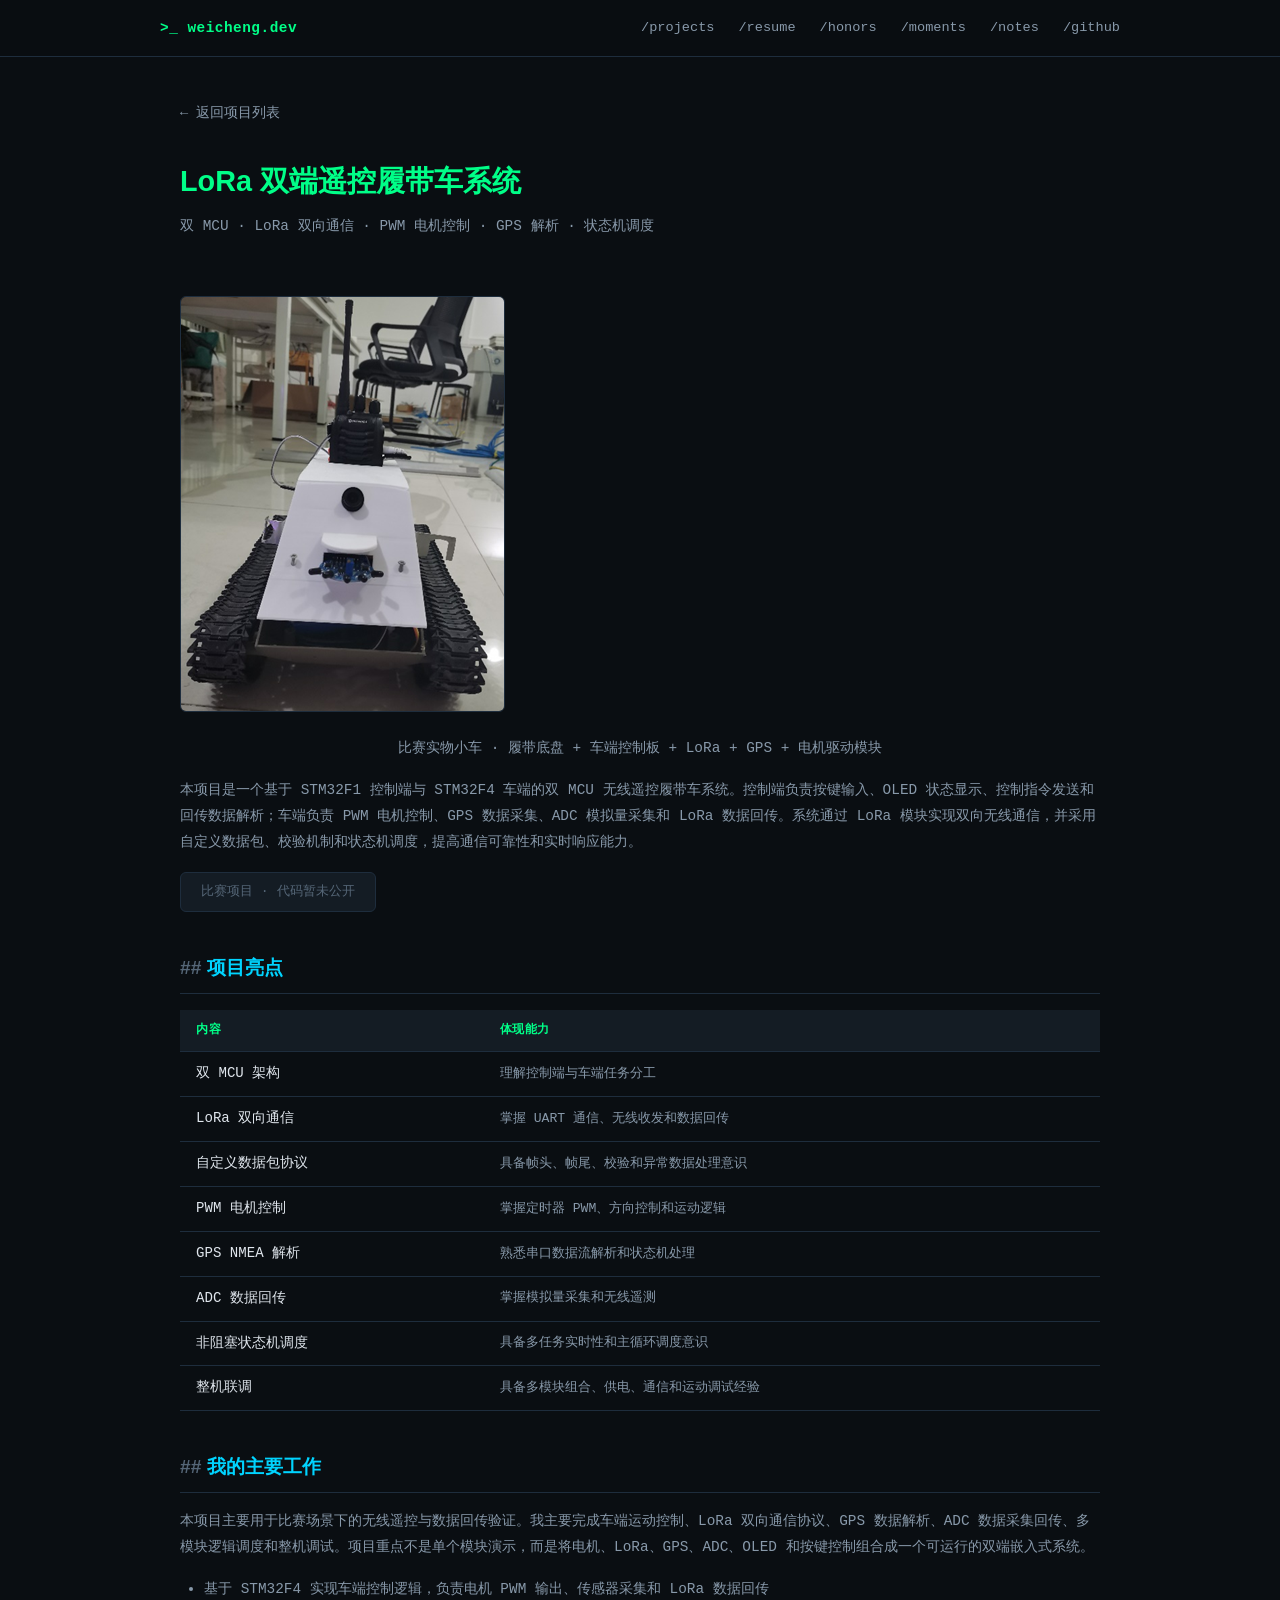
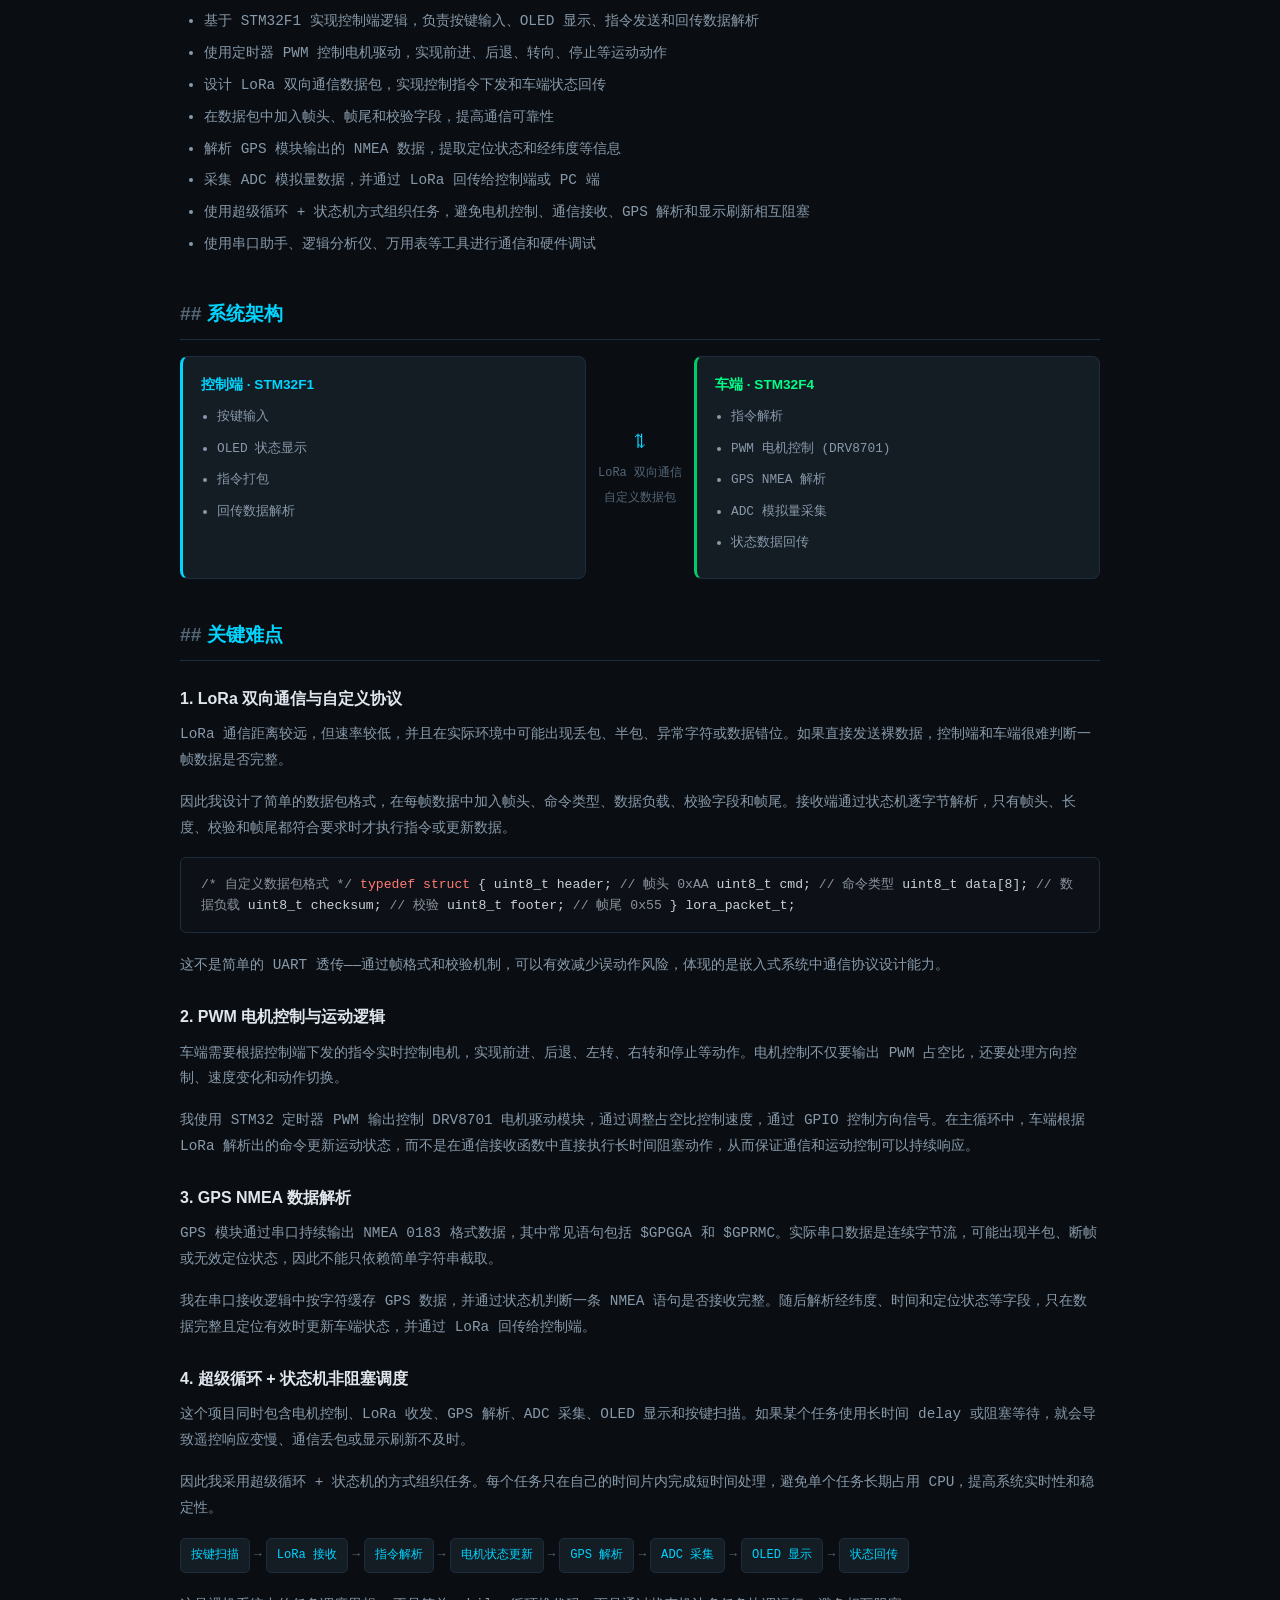
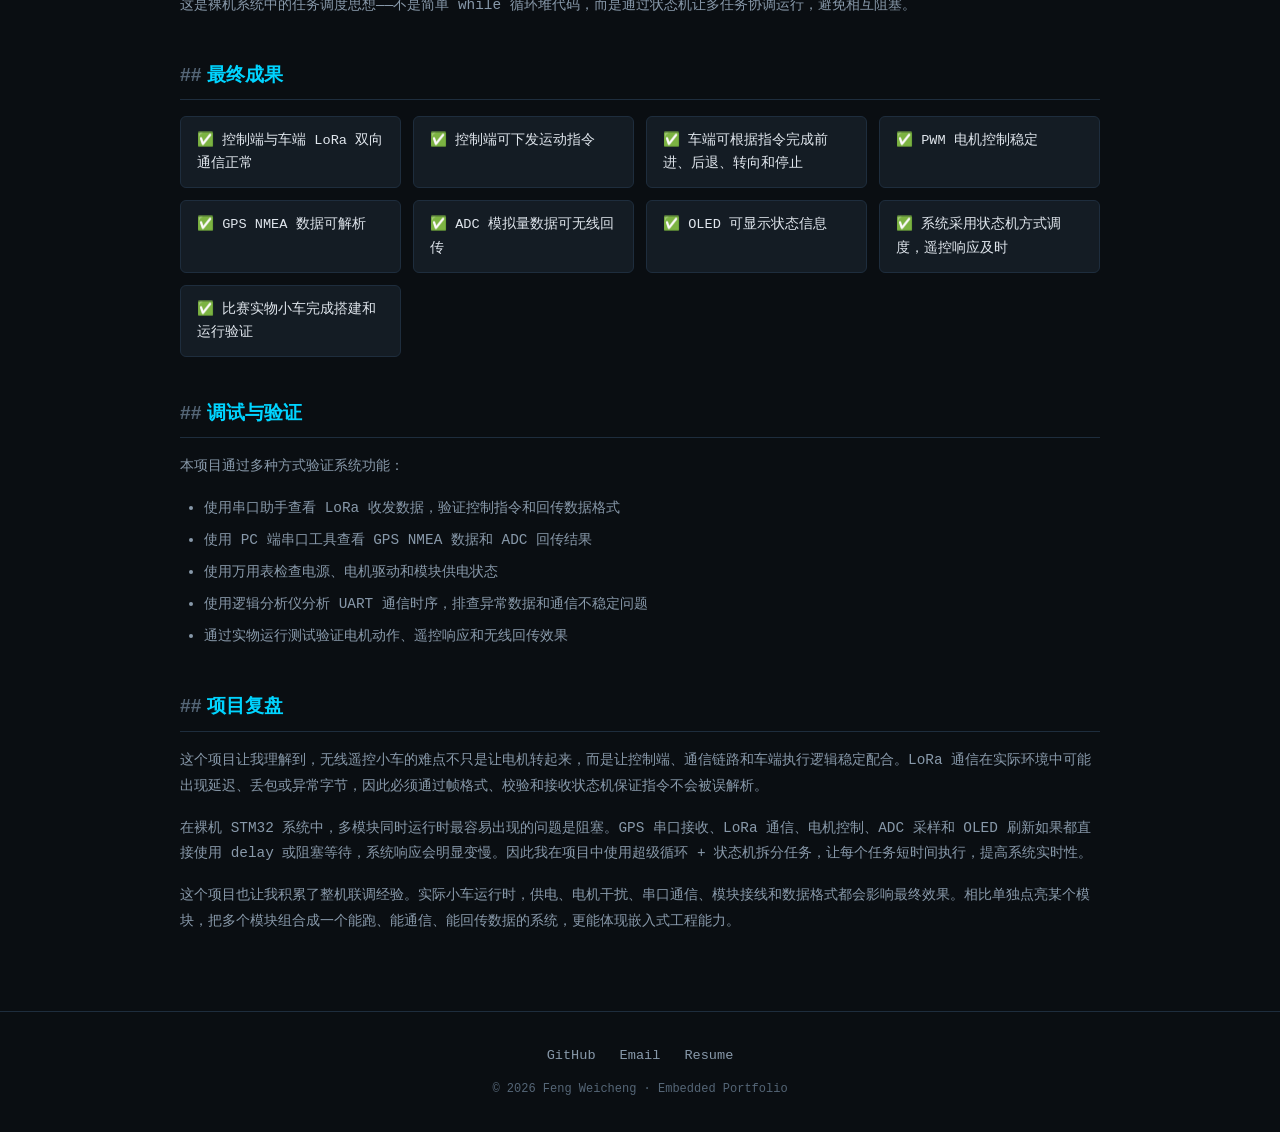
<file: projects/lora-car.html>
<!DOCTYPE html>
<html lang="zh-CN">
<head>
  <meta charset="UTF-8">
  <meta name="viewport" content="width=device-width, initial-scale=1.0">
  <meta name="description" content="LoRa 双端遥控履带车系统 - 项目详情">
  <title>LoRa 双端遥控履带车系统 | 冯威成</title>
  <link rel="stylesheet" href="../css/style.css">
  <style>
    /* ——— 项目亮点表 ——— */
    .hl-table {
      width: 100%;
      border-collapse: collapse;
      margin: 12px 0 24px;
      font-size: 0.88rem;
    }
    .hl-table th, .hl-table td {
      padding: 10px 16px;
      text-align: left;
      border-bottom: 1px solid var(--border-color);
    }
    .hl-table th {
      color: var(--terminal-green);
      font-weight: 600;
      font-size: 0.78rem;
      text-transform: uppercase;
      letter-spacing: 0.5px;
      background: var(--bg-card);
    }
    .hl-table td:first-child {
      color: var(--text-primary);
      font-weight: 500;
    }
    .hl-table td:last-child {
      color: var(--text-secondary);
      font-size: 0.82rem;
    }
    .hl-table tr:hover td {
      background: rgba(0,255,136,0.03);
    }

    /* ——— 双端架构图 ——— */
    .dual-arch {
      display: flex;
      flex-wrap: wrap;
      gap: 12px;
      margin: 16px 0 28px;
      align-items: stretch;
    }
    .arch-panel {
      flex: 1;
      min-width: 240px;
      background: var(--bg-card);
      border: 1px solid var(--border-color);
      border-radius: 8px;
      padding: 16px 18px;
    }
    .arch-panel.control {
      border-left: 3px solid var(--accent-cyan);
    }
    .arch-panel.car {
      border-left: 3px solid var(--terminal-green-dim);
    }
    .arch-panel h4 {
      font-size: 0.85rem;
      color: var(--accent-cyan);
      margin-bottom: 8px;
      font-family: var(--font-sans);
      font-weight: 600;
    }
    .arch-panel.car h4 {
      color: var(--terminal-green);
    }
    .arch-panel ul {
      font-size: 0.8rem;
      color: var(--text-secondary);
      line-height: 2;
      padding-left: 16px;
      margin: 0;
    }
    .arch-connector {
      display: flex;
      flex-direction: column;
      align-items: center;
      justify-content: center;
      min-width: 80px;
      text-align: center;
      font-size: 0.75rem;
      color: var(--text-muted);
      font-family: var(--font-mono);
      gap: 4px;
    }
    .arch-connector .arrow {
      font-size: 1.2rem;
      color: var(--accent-cyan);
    }

    /* ——— 调度流程 ——— */
    .sched-flow {
      display: flex;
      flex-wrap: wrap;
      align-items: center;
      gap: 4px;
      margin: 12px 0 20px;
      font-size: 0.76rem;
      font-family: var(--font-mono);
    }
    .sched-flow .s-node {
      background: var(--bg-card);
      border: 1px solid var(--border-color);
      border-radius: 5px;
      padding: 6px 10px;
      color: var(--accent-cyan);
      white-space: nowrap;
    }
    .sched-flow .s-arr {
      color: var(--text-muted);
      font-size: 0.8rem;
    }

    /* ——— 图片说明 ——— */
    .figure-caption {
      text-align: center;
      color: var(--text-muted);
      font-size: 0.75rem;
      margin-top: -10px;
      margin-bottom: 28px;
    }

    /* ——— 代码仓库说明 ——— */
    .repo-note {
      display: inline-block;
      padding: 8px 20px;
      background: var(--bg-card);
      border: 1px solid var(--border-color);
      border-radius: 6px;
      color: var(--text-muted);
      font-size: 0.82rem;
      font-family: var(--font-mono);
    }

    @media (max-width: 768px) {
      .dual-arch {
        flex-direction: column;
      }
      .arch-connector {
        flex-direction: row;
        min-width: unset;
        padding: 4px 0;
      }
      .hl-table th, .hl-table td {
        padding: 8px 10px;
        font-size: 0.78rem;
      }
      .sched-flow {
        gap: 3px;
        font-size: 0.68rem;
      }
      .sched-flow .s-node {
        padding: 4px 7px;
      }
    }
  </style>
</head>
<body>

  <nav class="nav-bar">
    <div class="nav-inner">
      <a href="../" class="nav-brand">weicheng.dev</a>
      <ul class="nav-links">
        <li><a href="../#projects">/projects</a></li>
        <li><a href="../#resume">/resume</a></li>
        <li><a href="../honors.html">/honors</a></li>
        <li><a href="../moments.html">/moments</a></li>
        <li><a href="../notes/debug-log-1.html">/notes</a></li>
        <li><a href="https://github.com/Weicheng77777777" target="_blank">/github</a></li>
      </ul>
    </div>
  </nav>

  <div class="project-detail">
    <div class="container">
      <a href="../#projects" class="back-link">← 返回项目列表</a>

      <h1>LoRa 双端遥控履带车系统</h1>
      <p class="subtitle">双 MCU · LoRa 双向通信 · PWM 电机控制 · GPS 解析 · 状态机调度</p>

      <!-- 实物图：第一屏展示 -->
      <img src="../images/lora-car/lora小车实物图.png" alt="LoRa 双端遥控履带车实物图" loading="lazy">
      <p class="figure-caption">比赛实物小车 · 履带底盘 + 车端控制板 + LoRa + GPS + 电机驱动模块</p>

      <!-- 项目简介 -->
      <p>
        本项目是一个基于 STM32F1 控制端与 STM32F4 车端的双 MCU 无线遥控履带车系统。控制端负责按键输入、OLED 状态显示、控制指令发送和回传数据解析；车端负责 PWM 电机控制、GPS 数据采集、ADC 模拟量采集和 LoRa 数据回传。系统通过 LoRa 模块实现双向无线通信，并采用自定义数据包、校验机制和状态机调度，提高通信可靠性和实时响应能力。
      </p>

      <span class="repo-note">比赛项目 · 代码暂未公开</span>

      <!-- ====== 项目亮点 ====== -->
      <h2>项目亮点</h2>
      <table class="hl-table">
        <thead>
          <tr><th>内容</th><th>体现能力</th></tr>
        </thead>
        <tbody>
          <tr><td>双 MCU 架构</td><td>理解控制端与车端任务分工</td></tr>
          <tr><td>LoRa 双向通信</td><td>掌握 UART 通信、无线收发和数据回传</td></tr>
          <tr><td>自定义数据包协议</td><td>具备帧头、帧尾、校验和异常数据处理意识</td></tr>
          <tr><td>PWM 电机控制</td><td>掌握定时器 PWM、方向控制和运动逻辑</td></tr>
          <tr><td>GPS NMEA 解析</td><td>熟悉串口数据流解析和状态机处理</td></tr>
          <tr><td>ADC 数据回传</td><td>掌握模拟量采集和无线遥测</td></tr>
          <tr><td>非阻塞状态机调度</td><td>具备多任务实时性和主循环调度意识</td></tr>
          <tr><td>整机联调</td><td>具备多模块组合、供电、通信和运动调试经验</td></tr>
        </tbody>
      </table>

      <!-- ====== 我的主要工作 ====== -->
      <h2>我的主要工作</h2>
      <p>
        本项目主要用于比赛场景下的无线遥控与数据回传验证。我主要完成车端运动控制、LoRa 双向通信协议、GPS 数据解析、ADC 数据采集回传、多模块逻辑调度和整机调试。项目重点不是单个模块演示，而是将电机、LoRa、GPS、ADC、OLED 和按键控制组合成一个可运行的双端嵌入式系统。
      </p>
      <ul>
        <li>基于 STM32F4 实现车端控制逻辑，负责电机 PWM 输出、传感器采集和 LoRa 数据回传</li>
        <li>基于 STM32F1 实现控制端逻辑，负责按键输入、OLED 显示、指令发送和回传数据解析</li>
        <li>使用定时器 PWM 控制电机驱动，实现前进、后退、转向、停止等运动动作</li>
        <li>设计 LoRa 双向通信数据包，实现控制指令下发和车端状态回传</li>
        <li>在数据包中加入帧头、帧尾和校验字段，提高通信可靠性</li>
        <li>解析 GPS 模块输出的 NMEA 数据，提取定位状态和经纬度等信息</li>
        <li>采集 ADC 模拟量数据，并通过 LoRa 回传给控制端或 PC 端</li>
        <li>使用超级循环 + 状态机方式组织任务，避免电机控制、通信接收、GPS 解析和显示刷新相互阻塞</li>
        <li>使用串口助手、逻辑分析仪、万用表等工具进行通信和硬件调试</li>
      </ul>

      <!-- ====== 系统架构 ====== -->
      <h2>系统架构</h2>
      <div class="dual-arch">
        <div class="arch-panel control">
          <h4>控制端 · STM32F1</h4>
          <ul>
            <li>按键输入</li>
            <li>OLED 状态显示</li>
            <li>指令打包</li>
            <li>回传数据解析</li>
          </ul>
        </div>
        <div class="arch-connector">
          <span class="arrow">⇅</span>
          <span>LoRa 双向通信</span>
          <span>自定义数据包</span>
        </div>
        <div class="arch-panel car">
          <h4>车端 · STM32F4</h4>
          <ul>
            <li>指令解析</li>
            <li>PWM 电机控制 (DRV8701)</li>
            <li>GPS NMEA 解析</li>
            <li>ADC 模拟量采集</li>
            <li>状态数据回传</li>
          </ul>
        </div>
      </div>

      <!-- ====== 关键难点 ====== -->
      <h2>关键难点</h2>

      <h3>1. LoRa 双向通信与自定义协议</h3>
      <p>
        LoRa 通信距离较远，但速率较低，并且在实际环境中可能出现丢包、半包、异常字符或数据错位。如果直接发送裸数据，控制端和车端很难判断一帧数据是否完整。
      </p>
      <p>
        因此我设计了简单的数据包格式，在每帧数据中加入帧头、命令类型、数据负载、校验字段和帧尾。接收端通过状态机逐字节解析，只有帧头、长度、校验和帧尾都符合要求时才执行指令或更新数据。
      </p>
      <div class="code-block">
<span class="comment">/* 自定义数据包格式 */</span>
<span class="keyword">typedef struct</span> {
    uint8_t header;       <span class="comment">// 帧头 0xAA</span>
    uint8_t cmd;          <span class="comment">// 命令类型</span>
    uint8_t data[8];      <span class="comment">// 数据负载</span>
    uint8_t checksum;     <span class="comment">// 校验</span>
    uint8_t footer;       <span class="comment">// 帧尾 0x55</span>
} lora_packet_t;</div>
      <p>
        这不是简单的 UART 透传——通过帧格式和校验机制，可以有效减少误动作风险，体现的是嵌入式系统中通信协议设计能力。
      </p>

      <h3>2. PWM 电机控制与运动逻辑</h3>
      <p>
        车端需要根据控制端下发的指令实时控制电机，实现前进、后退、左转、右转和停止等动作。电机控制不仅要输出 PWM 占空比，还要处理方向控制、速度变化和动作切换。
      </p>
      <p>
        我使用 STM32 定时器 PWM 输出控制 DRV8701 电机驱动模块，通过调整占空比控制速度，通过 GPIO 控制方向信号。在主循环中，车端根据 LoRa 解析出的命令更新运动状态，而不是在通信接收函数中直接执行长时间阻塞动作，从而保证通信和运动控制可以持续响应。
      </p>

      <h3>3. GPS NMEA 数据解析</h3>
      <p>
        GPS 模块通过串口持续输出 NMEA 0183 格式数据，其中常见语句包括 $GPGGA 和 $GPRMC。实际串口数据是连续字节流，可能出现半包、断帧或无效定位状态，因此不能只依赖简单字符串截取。
      </p>
      <p>
        我在串口接收逻辑中按字符缓存 GPS 数据，并通过状态机判断一条 NMEA 语句是否接收完整。随后解析经纬度、时间和定位状态等字段，只在数据完整且定位有效时更新车端状态，并通过 LoRa 回传给控制端。
      </p>

      <h3>4. 超级循环 + 状态机非阻塞调度</h3>
      <p>
        这个项目同时包含电机控制、LoRa 收发、GPS 解析、ADC 采集、OLED 显示和按键扫描。如果某个任务使用长时间 delay 或阻塞等待，就会导致遥控响应变慢、通信丢包或显示刷新不及时。
      </p>
      <p>
        因此我采用超级循环 + 状态机的方式组织任务。每个任务只在自己的时间片内完成短时间处理，避免单个任务长期占用 CPU，提高系统实时性和稳定性。
      </p>
      <div class="sched-flow">
        <span class="s-node">按键扫描</span><span class="s-arr">→</span>
        <span class="s-node">LoRa 接收</span><span class="s-arr">→</span>
        <span class="s-node">指令解析</span><span class="s-arr">→</span>
        <span class="s-node">电机状态更新</span><span class="s-arr">→</span>
        <span class="s-node">GPS 解析</span><span class="s-arr">→</span>
        <span class="s-node">ADC 采集</span><span class="s-arr">→</span>
        <span class="s-node">OLED 显示</span><span class="s-arr">→</span>
        <span class="s-node">状态回传</span>
      </div>
      <p>
        这是裸机系统中的任务调度思想——不是简单 while 循环堆代码，而是通过状态机让多任务协调运行，避免相互阻塞。
      </p>

      <!-- ====== 最终成果 ====== -->
      <h2>最终成果</h2>
      <div class="result-grid">
        <div class="result-item"><span class="status">✅</span> 控制端与车端 LoRa 双向通信正常</div>
        <div class="result-item"><span class="status">✅</span> 控制端可下发运动指令</div>
        <div class="result-item"><span class="status">✅</span> 车端可根据指令完成前进、后退、转向和停止</div>
        <div class="result-item"><span class="status">✅</span> PWM 电机控制稳定</div>
        <div class="result-item"><span class="status">✅</span> GPS NMEA 数据可解析</div>
        <div class="result-item"><span class="status">✅</span> ADC 模拟量数据可无线回传</div>
        <div class="result-item"><span class="status">✅</span> OLED 可显示状态信息</div>
        <div class="result-item"><span class="status">✅</span> 系统采用状态机方式调度，遥控响应及时</div>
        <div class="result-item"><span class="status">✅</span> 比赛实物小车完成搭建和运行验证</div>
      </div>

      <!-- ====== 调试与验证 ====== -->
      <h2>调试与验证</h2>
      <p>本项目通过多种方式验证系统功能：</p>
      <ul>
        <li>使用串口助手查看 LoRa 收发数据，验证控制指令和回传数据格式</li>
        <li>使用 PC 端串口工具查看 GPS NMEA 数据和 ADC 回传结果</li>
        <li>使用万用表检查电源、电机驱动和模块供电状态</li>
        <li>使用逻辑分析仪分析 UART 通信时序，排查异常数据和通信不稳定问题</li>
        <li>通过实物运行测试验证电机动作、遥控响应和无线回传效果</li>
      </ul>

      <!-- ====== 项目复盘 ====== -->
      <h2>项目复盘</h2>
      <p>
        这个项目让我理解到，无线遥控小车的难点不只是让电机转起来，而是让控制端、通信链路和车端执行逻辑稳定配合。LoRa 通信在实际环境中可能出现延迟、丢包或异常字节，因此必须通过帧格式、校验和接收状态机保证指令不会被误解析。
      </p>
      <p>
        在裸机 STM32 系统中，多模块同时运行时最容易出现的问题是阻塞。GPS 串口接收、LoRa 通信、电机控制、ADC 采样和 OLED 刷新如果都直接使用 delay 或阻塞等待，系统响应会明显变慢。因此我在项目中使用超级循环 + 状态机拆分任务，让每个任务短时间执行，提高系统实时性。
      </p>
      <p>
        这个项目也让我积累了整机联调经验。实际小车运行时，供电、电机干扰、串口通信、模块接线和数据格式都会影响最终效果。相比单独点亮某个模块，把多个模块组合成一个能跑、能通信、能回传数据的系统，更能体现嵌入式工程能力。
      </p>

    </div>
  </div>

  <footer class="footer">
    <div class="container">
      <div class="footer-links">
        <a href="https://github.com/Weicheng77777777" target="_blank">GitHub</a>
        <a href="mailto:2590752572@qq.com">Email</a>
        <a href="../resume.pdf" download>Resume</a>
      </div>
      <p class="footer-copy">© 2026 Feng Weicheng · Embedded Portfolio</p>
    </div>
  </footer>

</body>
</html>
</file>
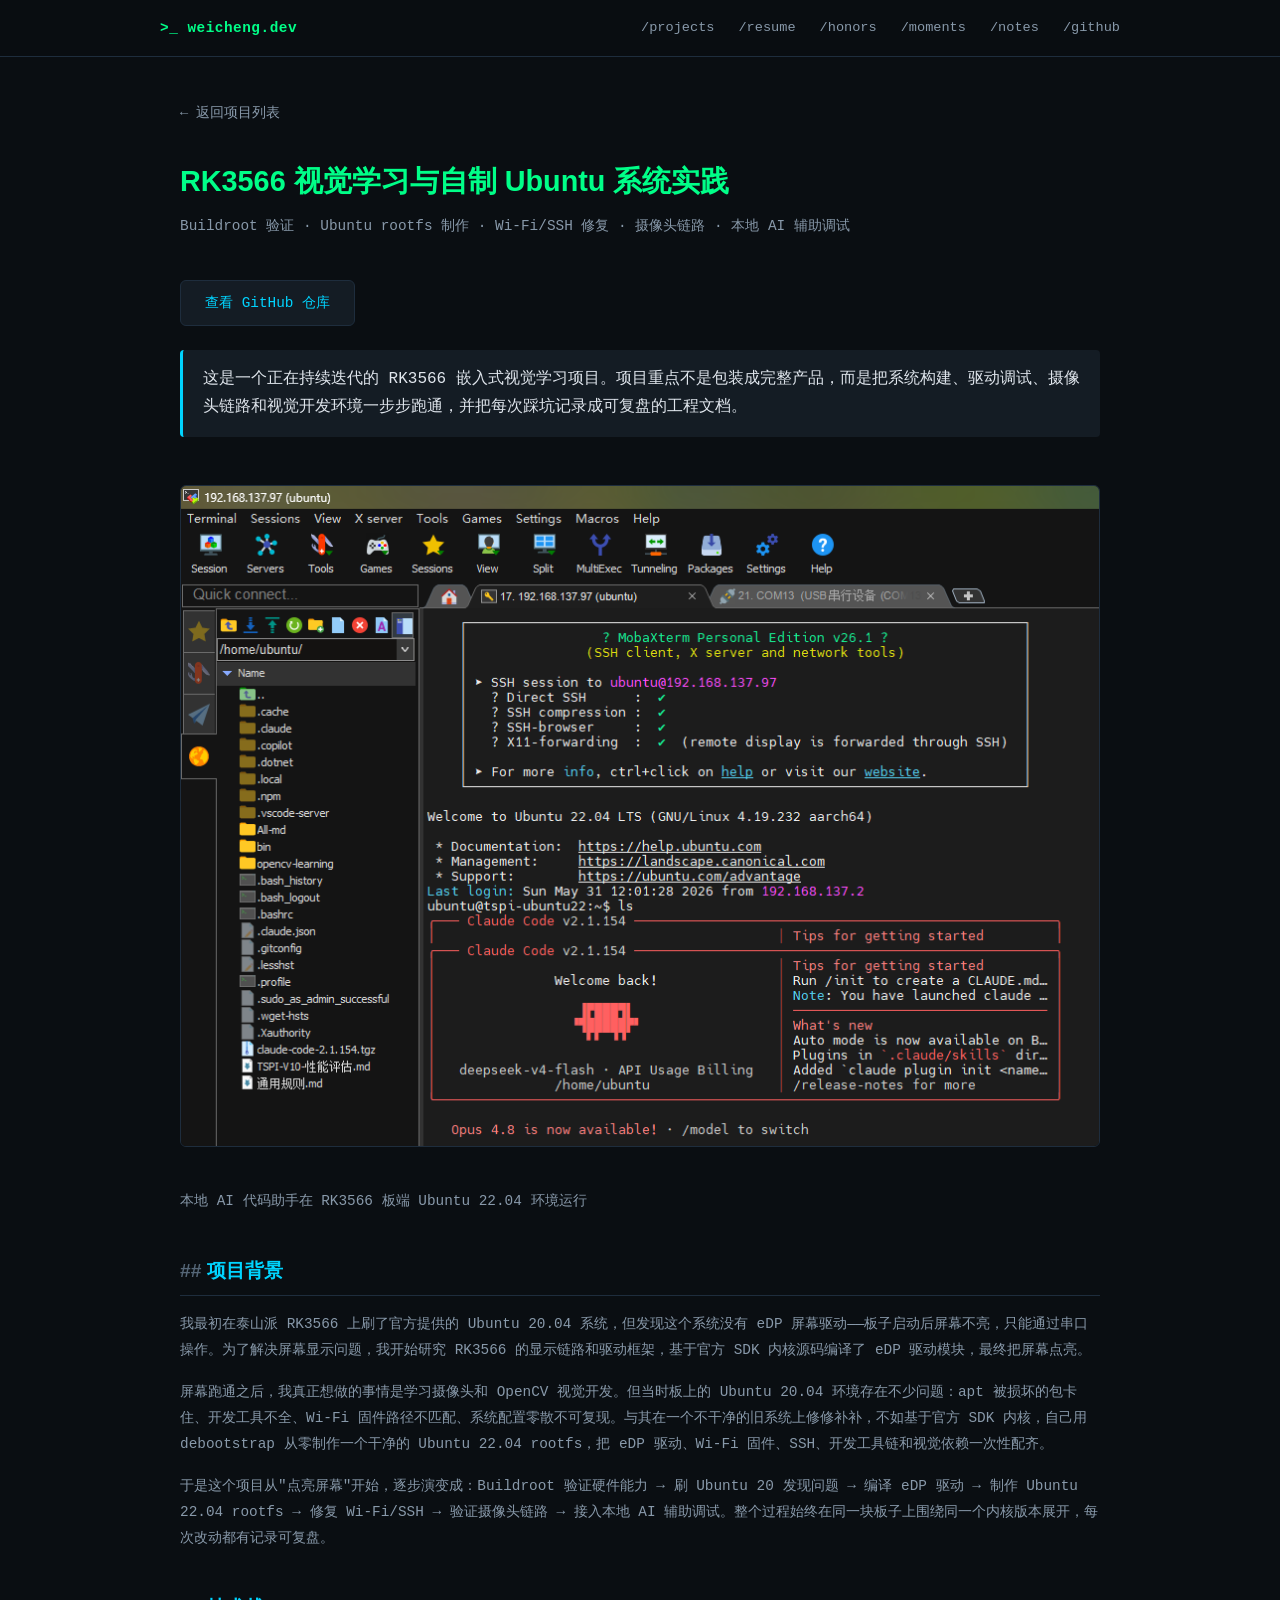
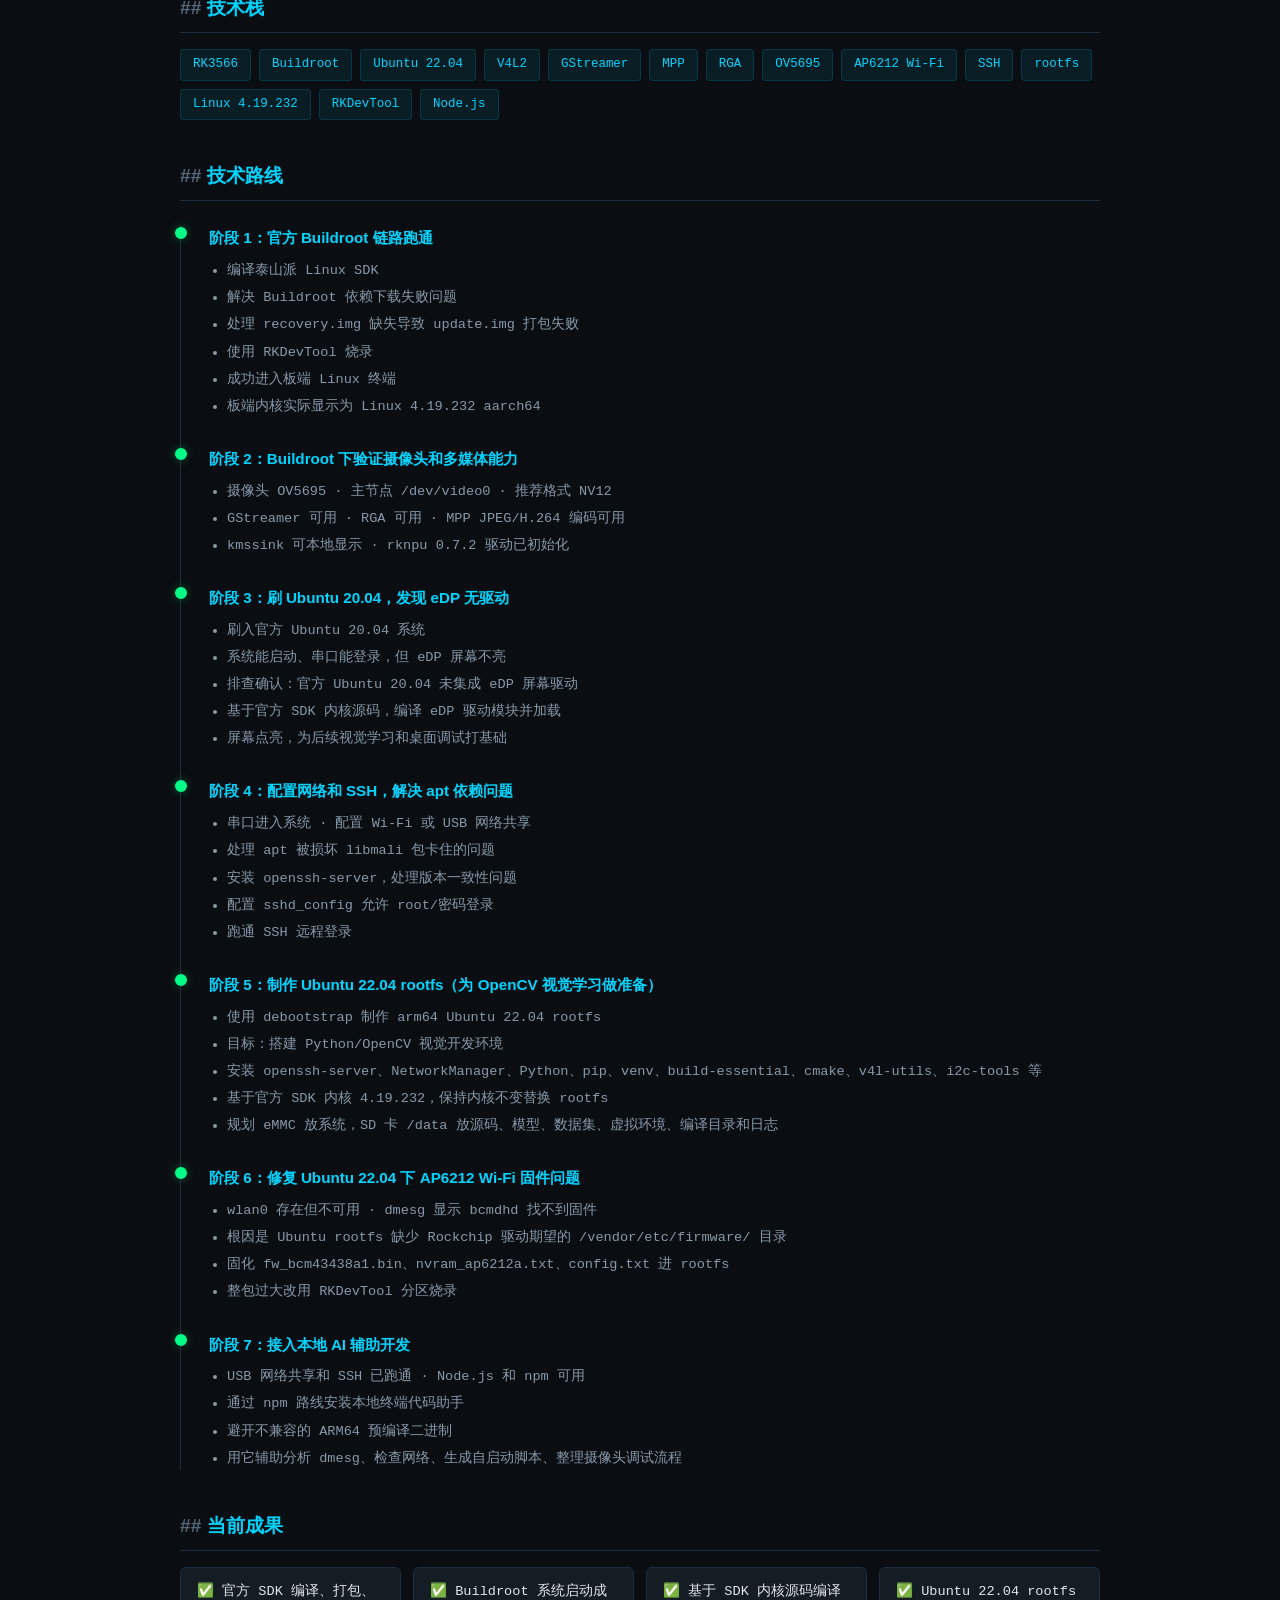
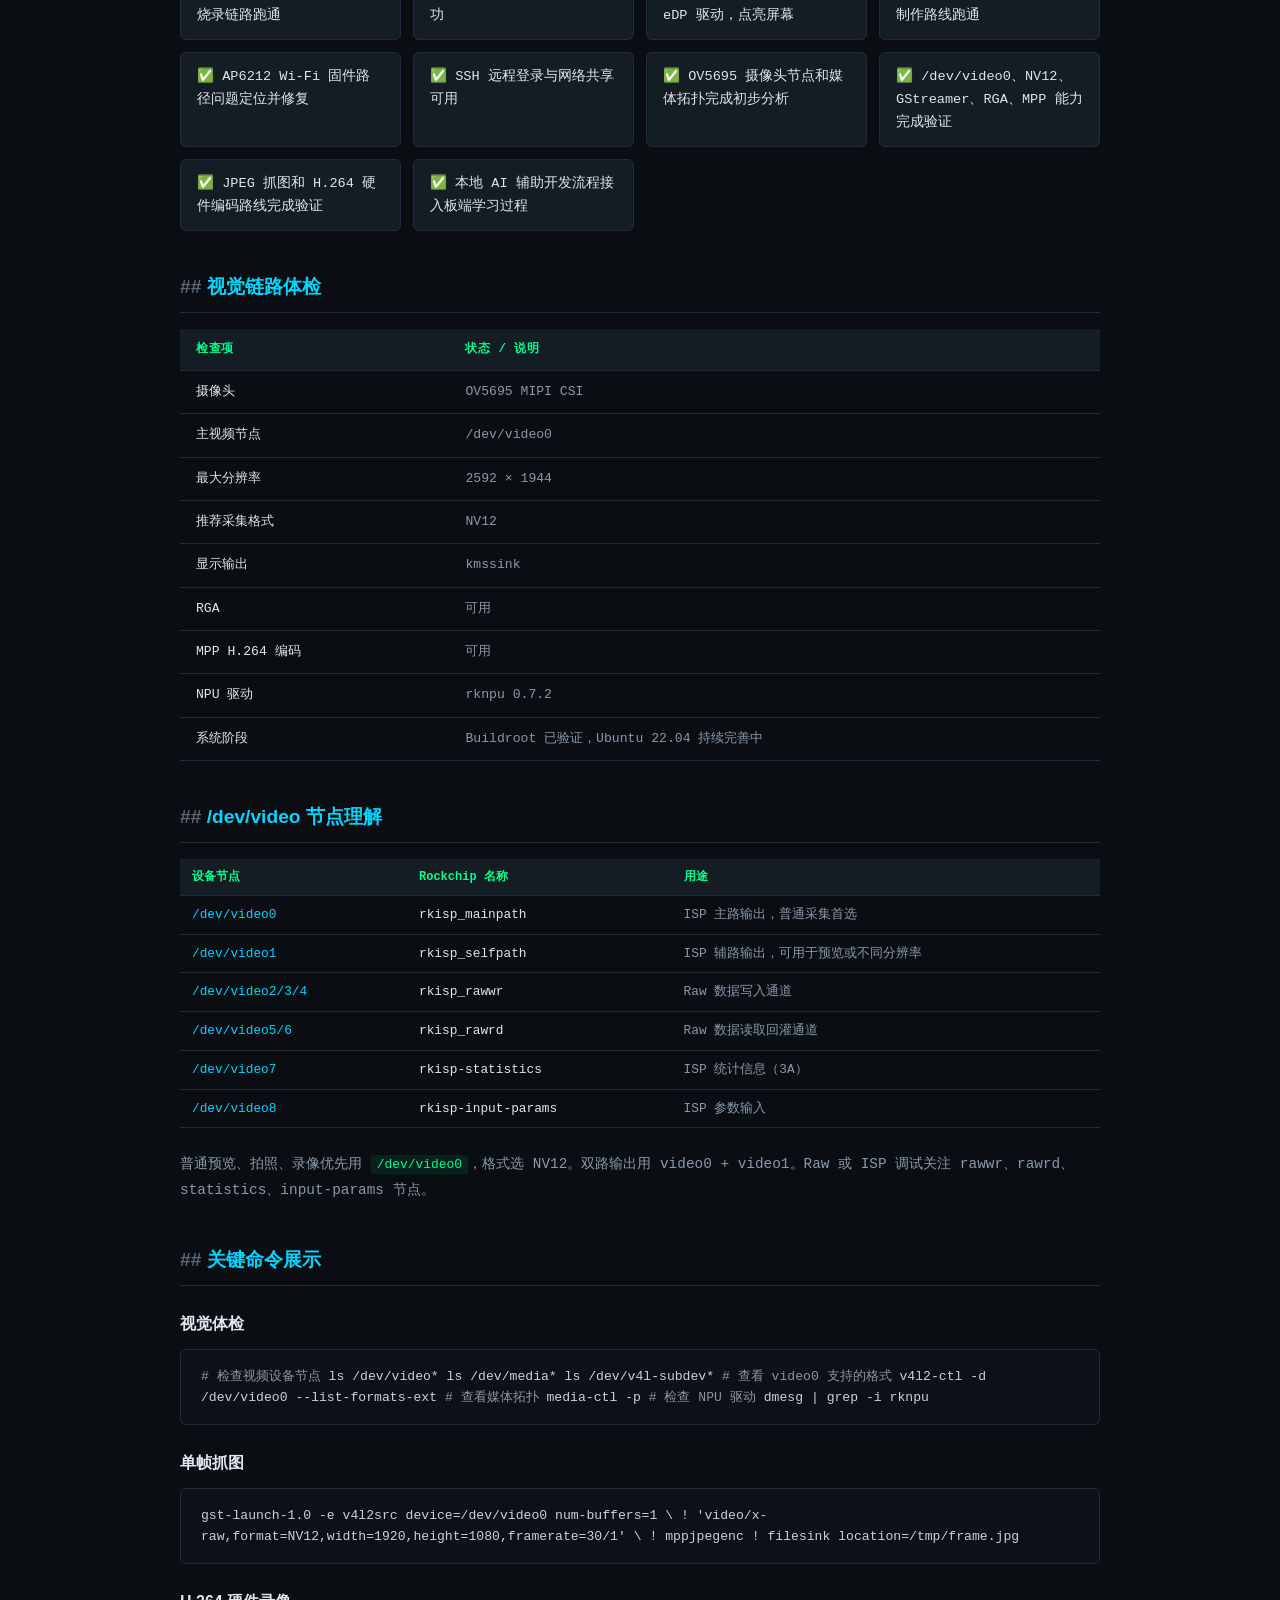
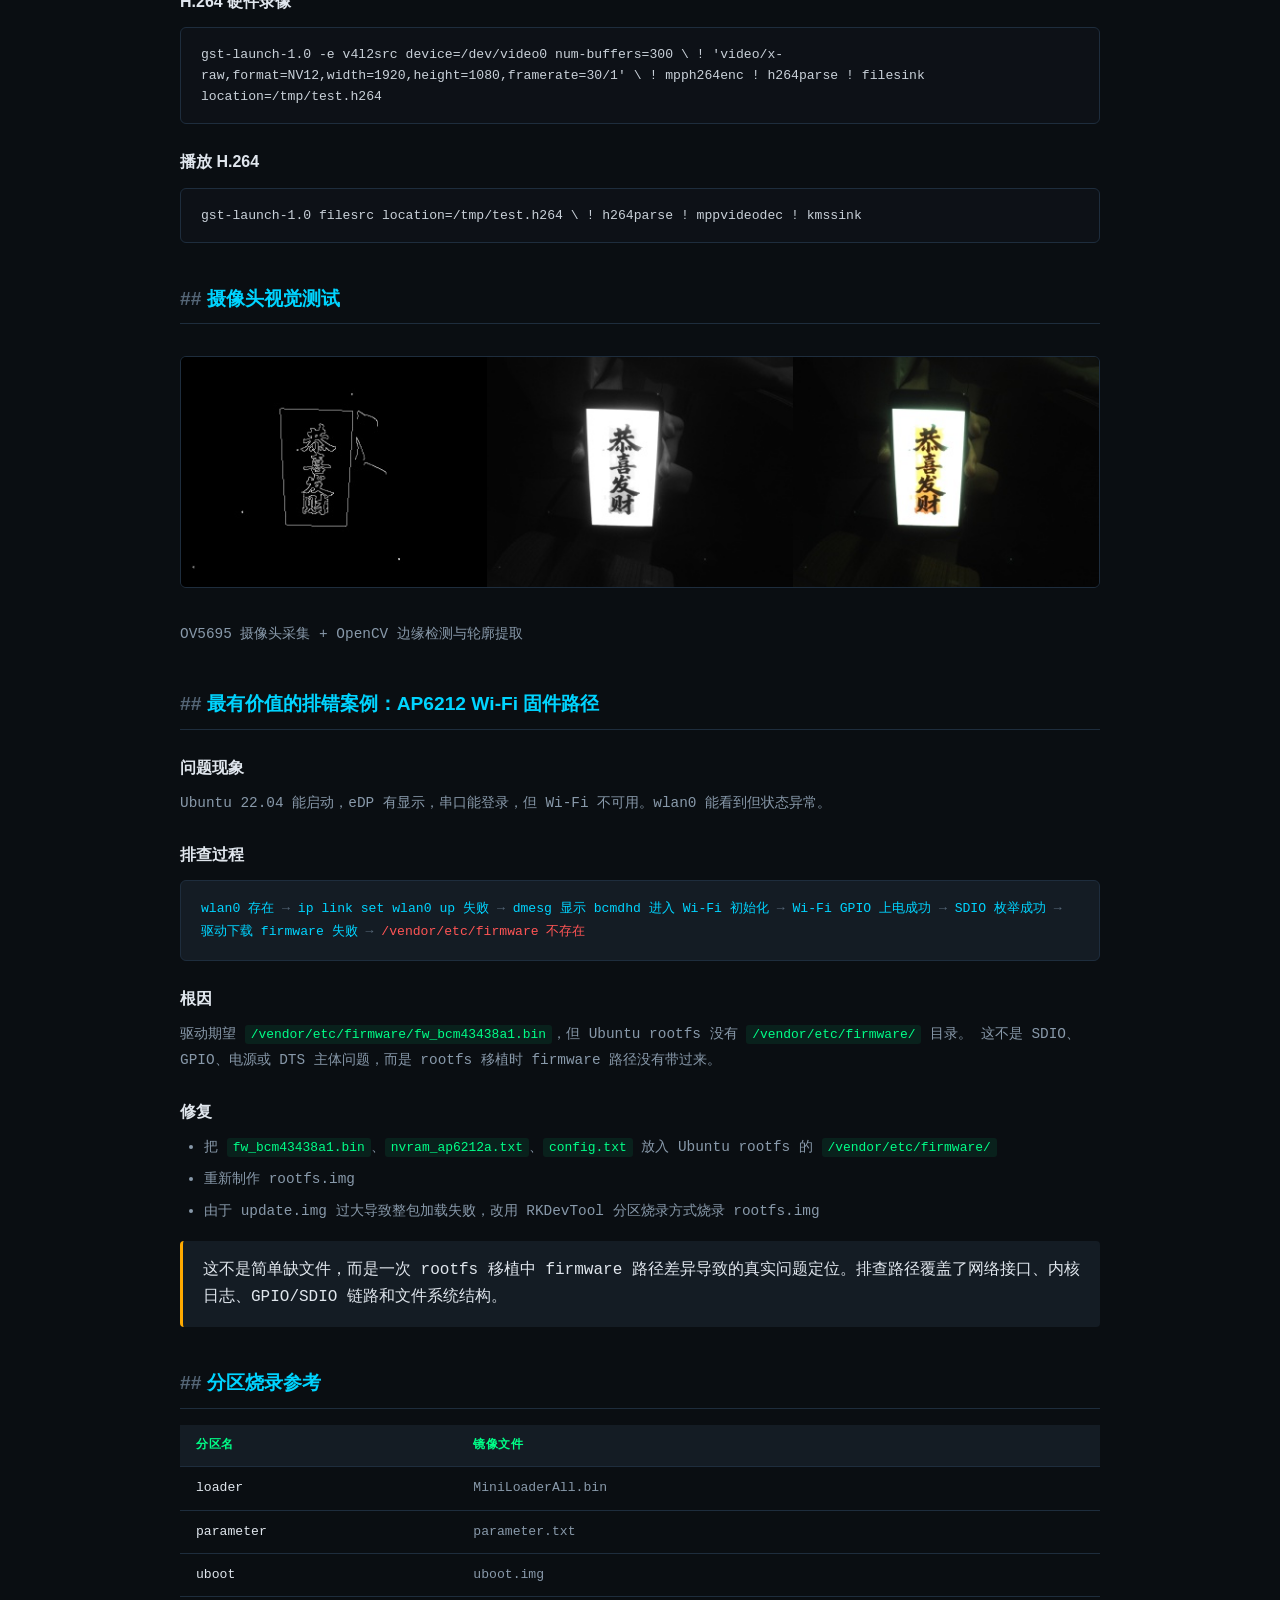
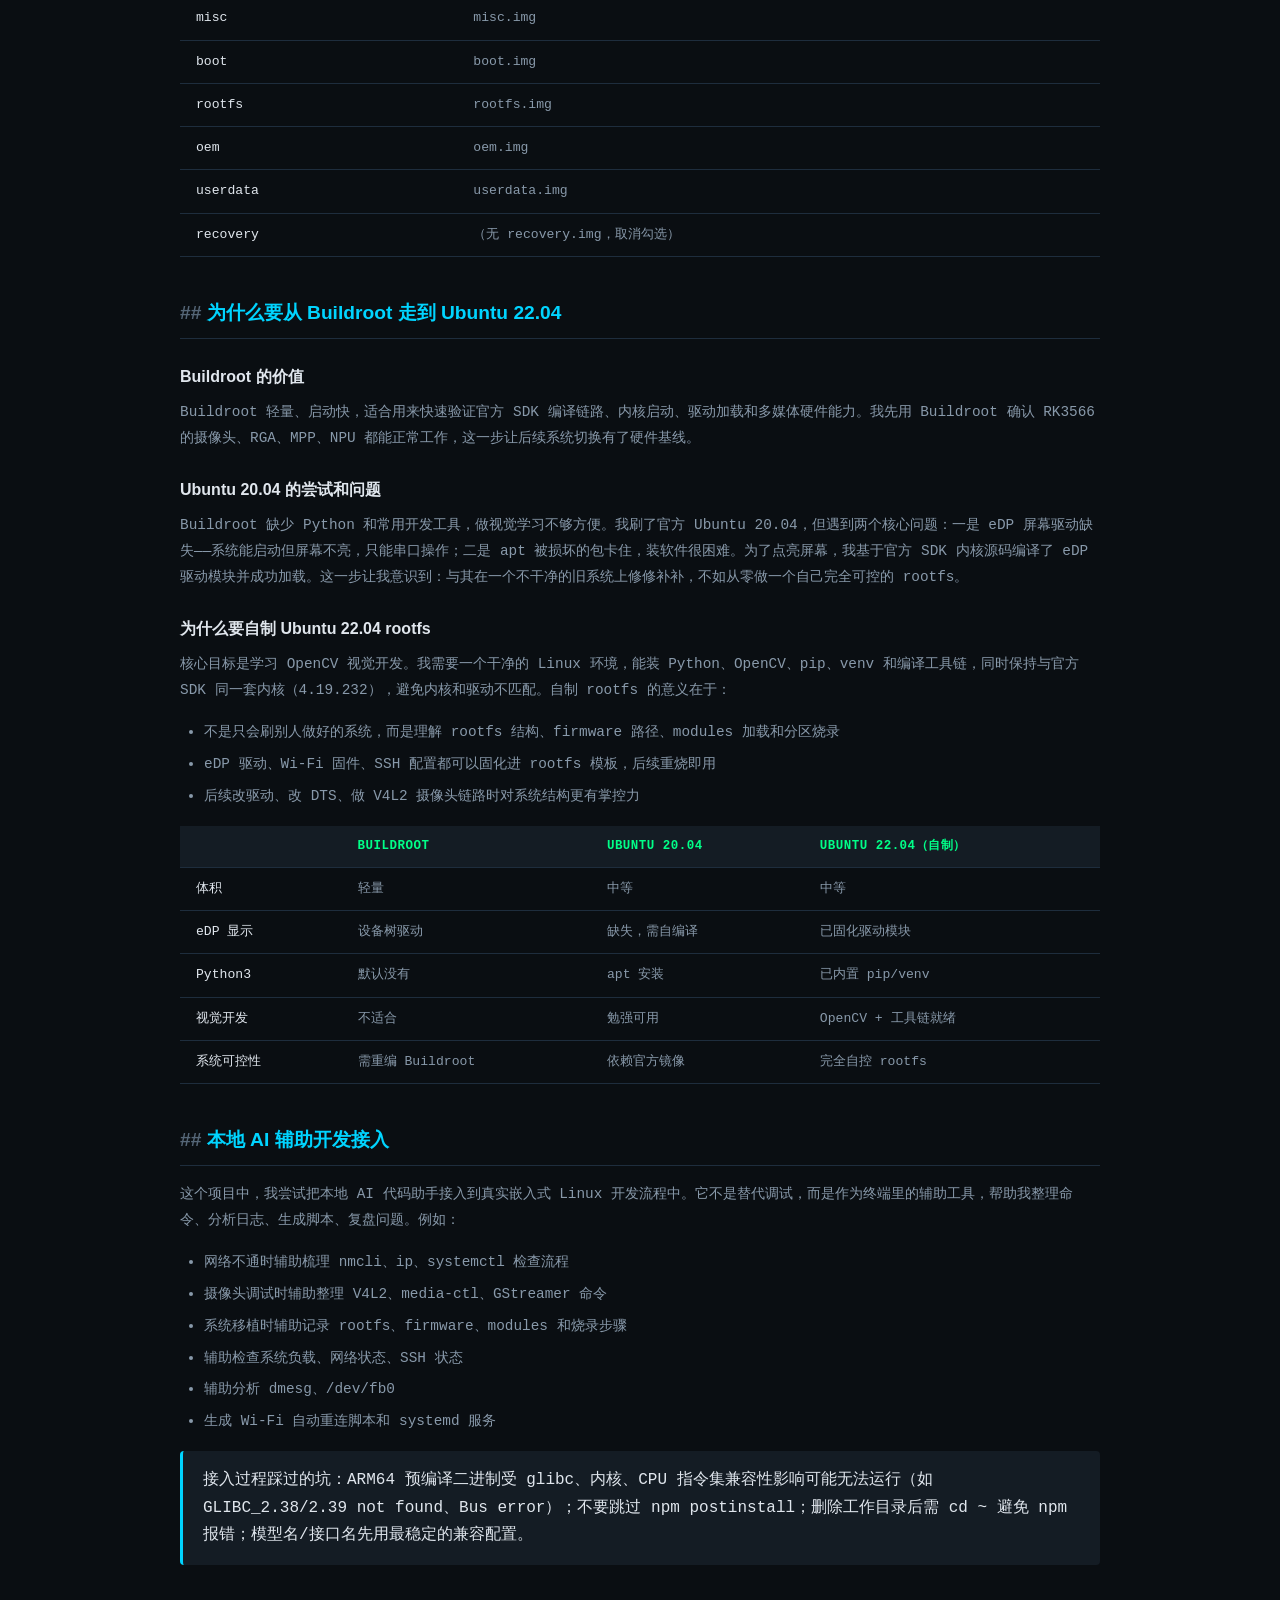
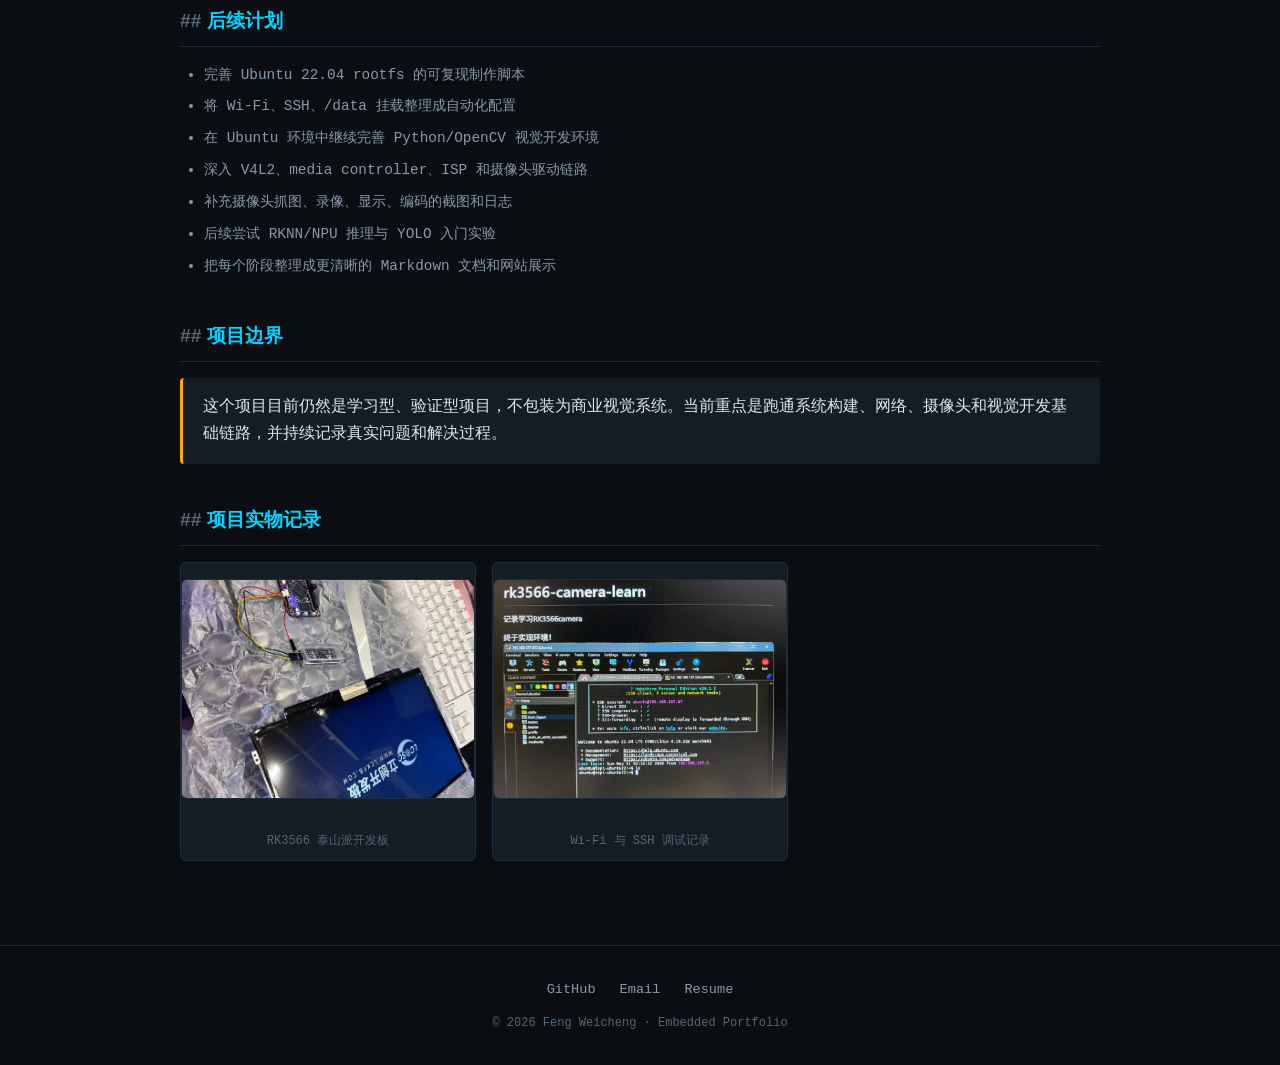
<file: projects/rk3566-camera-learn.html>
<!DOCTYPE html>
<html lang="zh-CN">
<head>
  <meta charset="UTF-8">
  <meta name="viewport" content="width=device-width, initial-scale=1.0">
  <meta name="description" content="RK3566 视觉学习与自制 Ubuntu 系统实践 - 项目详情">
  <title>RK3566 Camera Learn | 冯威成</title>
  <link rel="stylesheet" href="../css/style.css">
  <style>
    /* ——— 项目时间线 ——— */
    .project-timeline {
      position: relative;
      padding-left: 28px;
      margin: 20px 0 32px;
      border-left: 1px solid var(--border-color);
    }
    .timeline-item {
      position: relative;
      margin-bottom: 28px;
    }
    .timeline-item:last-child {
      margin-bottom: 0;
    }
    .timeline-marker {
      position: absolute;
      left: -34px;
      top: 2px;
      width: 12px;
      height: 12px;
      border-radius: 50%;
      background: var(--bg-card);
      border: 2px solid var(--terminal-green-dim);
    }
    .timeline-marker.active {
      background: var(--terminal-green);
      border-color: var(--terminal-green);
      box-shadow: 0 0 8px rgba(0, 255, 136, 0.3);
    }
    .timeline-content h3 {
      font-size: 0.95rem;
      color: var(--accent-cyan);
      margin-bottom: 8px;
      font-family: var(--font-sans);
      font-weight: 600;
    }
    .timeline-content ul {
      margin: 0;
      padding-left: 18px;
    }
    .timeline-content li {
      font-size: 0.85rem;
      color: var(--text-secondary);
      line-height: 1.7;
      margin-bottom: 4px;
    }

    /* ——— 图片画廊 ——— */
    .project-gallery {
      margin: 16px 0 24px;
    }
    .gallery-grid {
      display: grid;
      grid-template-columns: repeat(auto-fill, minmax(260px, 1fr));
      gap: 16px;
    }
    .gallery-item {
      background: var(--bg-card);
      border: 1px solid var(--border-color);
      border-radius: 6px;
      overflow: hidden;
      transition: border-color 0.2s;
    }
    .gallery-item:hover {
      border-color: var(--terminal-green-dim);
    }
    .gallery-item img {
      width: 100%;
      aspect-ratio: 4 / 3;
      object-fit: cover;
      display: block;
      background: #0a0e12;
    }
    .gallery-caption {
      padding: 8px 12px;
      font-size: 0.75rem;
      color: var(--text-muted);
      text-align: center;
    }

    /* ——— 技术栈面板 ——— */
    .tech-stack-panel {
      display: flex;
      flex-wrap: wrap;
      gap: 8px;
      margin: 12px 0 24px;
    }
    .tech-stack-panel span {
      font-size: 0.78rem;
      color: var(--accent-cyan);
      background: rgba(0, 212, 255, 0.08);
      border: 1px solid rgba(0, 212, 255, 0.15);
      padding: 4px 12px;
      border-radius: 4px;
      font-family: var(--font-mono);
    }

    /* ——— 对比表 ——— */
    .compare-table {
      width: 100%;
      border-collapse: collapse;
      margin: 12px 0 24px;
      font-size: 0.88rem;
    }
    .compare-table th, .compare-table td {
      padding: 10px 16px;
      text-align: left;
      border-bottom: 1px solid var(--border-color);
    }
    .compare-table th {
      color: var(--terminal-green);
      font-weight: 600;
      font-size: 0.78rem;
      text-transform: uppercase;
      letter-spacing: 0.5px;
      background: var(--bg-card);
    }
    .compare-table td {
      color: var(--text-secondary);
      font-size: 0.82rem;
    }
    .compare-table td:first-child {
      color: var(--text-primary);
      font-weight: 500;
    }

    /* ——— 问题排查流程 ——— */
    .debug-flow {
      background: var(--bg-card);
      border: 1px solid var(--border-color);
      border-radius: 6px;
      padding: 16px 20px;
      margin: 12px 0 24px;
      font-size: 0.82rem;
      font-family: var(--font-mono);
      line-height: 1.8;
    }
    .debug-flow .step {
      color: var(--accent-cyan);
    }
    .debug-flow .arrow {
      color: var(--text-muted);
    }
    .debug-flow .result {
      color: var(--terminal-green);
    }
    .debug-flow .problem {
      color: #ff5555;
    }

    /* ——— 视频节点表格 ——— */
    .video-table {
      width: 100%;
      border-collapse: collapse;
      margin: 12px 0 24px;
      font-size: 0.85rem;
    }
    .video-table th, .video-table td {
      padding: 8px 12px;
      text-align: left;
      border-bottom: 1px solid var(--border-color);
    }
    .video-table th {
      color: var(--terminal-green);
      font-size: 0.75rem;
      background: var(--bg-card);
    }
    .video-table td {
      color: var(--text-secondary);
      font-size: 0.8rem;
    }
    .video-table td:first-child {
      color: var(--accent-cyan);
      font-family: var(--font-mono);
    }
    .video-table td:nth-child(2) {
      color: var(--text-primary);
    }

    @media (max-width: 768px) {
      .gallery-grid {
        grid-template-columns: 1fr;
      }
      .project-timeline {
        padding-left: 20px;
      }
      .timeline-marker {
        left: -26px;
        width: 10px;
        height: 10px;
      }
      .debug-flow {
        font-size: 0.75rem;
        padding: 12px 14px;
      }
      .video-table th, .video-table td {
        padding: 6px 8px;
        font-size: 0.72rem;
      }
    }
  </style>
</head>
<body>

  <nav class="nav-bar">
    <div class="nav-inner">
      <a href="../" class="nav-brand">weicheng.dev</a>
      <ul class="nav-links">
        <li><a href="../#projects">/projects</a></li>
        <li><a href="../#resume">/resume</a></li>
        <li><a href="../honors.html">/honors</a></li>
        <li><a href="../moments.html">/moments</a></li>
        <li><a href="../notes/debug-log-1.html">/notes</a></li>
        <li><a href="https://github.com/Weicheng77777777" target="_blank">/github</a></li>
      </ul>
    </div>
  </nav>

  <div class="project-detail">
    <div class="container">
      <a href="../#projects" class="back-link">← 返回项目列表</a>

      <h1>RK3566 视觉学习与自制 Ubuntu 系统实践</h1>
      <p class="subtitle">Buildroot 验证 · Ubuntu rootfs 制作 · Wi-Fi/SSH 修复 · 摄像头链路 · 本地 AI 辅助调试</p>

      <a href="https://github.com/Weicheng77777777/rk3566-camera-learn" target="_blank" class="project-github-link">查看 GitHub 仓库</a>

      <!-- ====== 项目定位 ====== -->
      <div class="info-block" style="margin-top: 24px;">
        这是一个正在持续迭代的 RK3566 嵌入式视觉学习项目。项目重点不是包装成完整产品，而是把系统构建、驱动调试、摄像头链路和视觉开发环境一步步跑通，并把每次踩坑记录成可复盘的工程文档。
      </div>

      <!-- ====== 本地 AI 辅助开发环境（顶部展示） ====== -->
      <img src="../images/rk3566-camera-learn/ai-assistant.png" alt="RK3566 本地 AI 代码助手在板端运行截图" loading="lazy" style="width:100%; border-radius:6px; border:1px solid var(--border-color); margin-top:24px;">
      <p class="figure-caption" style="margin-top:8px;">本地 AI 代码助手在 RK3566 板端 Ubuntu 22.04 环境运行</p>

      <!-- ====== 项目背景 ====== -->
      <h2>项目背景</h2>
      <p>
        我最初在泰山派 RK3566 上刷了官方提供的 Ubuntu 20.04 系统，但发现这个系统没有 eDP 屏幕驱动——板子启动后屏幕不亮，只能通过串口操作。为了解决屏幕显示问题，我开始研究 RK3566 的显示链路和驱动框架，基于官方 SDK 内核源码编译了 eDP 驱动模块，最终把屏幕点亮。
      </p>
      <p>
        屏幕跑通之后，我真正想做的事情是学习摄像头和 OpenCV 视觉开发。但当时板上的 Ubuntu 20.04 环境存在不少问题：apt 被损坏的包卡住、开发工具不全、Wi-Fi 固件路径不匹配、系统配置零散不可复现。与其在一个不干净的旧系统上修修补补，不如基于官方 SDK 内核，自己用 debootstrap 从零制作一个干净的 Ubuntu 22.04 rootfs，把 eDP 驱动、Wi-Fi 固件、SSH、开发工具链和视觉依赖一次性配齐。
      </p>
      <p>
        于是这个项目从"点亮屏幕"开始，逐步演变成：Buildroot 验证硬件能力 → 刷 Ubuntu 20 发现问题 → 编译 eDP 驱动 → 制作 Ubuntu 22.04 rootfs → 修复 Wi-Fi/SSH → 验证摄像头链路 → 接入本地 AI 辅助调试。整个过程始终在同一块板子上围绕同一个内核版本展开，每次改动都有记录可复盘。
      </p>

      <!-- ====== 技术栈 ====== -->
      <h2>技术栈</h2>
      <div class="tech-stack-panel">
        <span>RK3566</span>
        <span>Buildroot</span>
        <span>Ubuntu 22.04</span>
        <span>V4L2</span>
        <span>GStreamer</span>
        <span>MPP</span>
        <span>RGA</span>
        <span>OV5695</span>
        <span>AP6212 Wi-Fi</span>
        <span>SSH</span>
        <span>rootfs</span>
        <span>Linux 4.19.232</span>
        <span>RKDevTool</span>
        <span>Node.js</span>
      </div>

      <!-- ====== 技术路线 ====== -->
      <h2>技术路线</h2>
      <div class="project-timeline">

        <div class="timeline-item">
          <div class="timeline-marker active"></div>
          <div class="timeline-content">
            <h3>阶段 1：官方 Buildroot 链路跑通</h3>
            <ul>
              <li>编译泰山派 Linux SDK</li>
              <li>解决 Buildroot 依赖下载失败问题</li>
              <li>处理 recovery.img 缺失导致 update.img 打包失败</li>
              <li>使用 RKDevTool 烧录</li>
              <li>成功进入板端 Linux 终端</li>
              <li>板端内核实际显示为 Linux 4.19.232 aarch64</li>
            </ul>
          </div>
        </div>

        <div class="timeline-item">
          <div class="timeline-marker active"></div>
          <div class="timeline-content">
            <h3>阶段 2：Buildroot 下验证摄像头和多媒体能力</h3>
            <ul>
              <li>摄像头 OV5695 · 主节点 /dev/video0 · 推荐格式 NV12</li>
              <li>GStreamer 可用 · RGA 可用 · MPP JPEG/H.264 编码可用</li>
              <li>kmssink 可本地显示 · rknpu 0.7.2 驱动已初始化</li>
            </ul>
          </div>
        </div>

        <div class="timeline-item">
          <div class="timeline-marker active"></div>
          <div class="timeline-content">
            <h3>阶段 3：刷 Ubuntu 20.04，发现 eDP 无驱动</h3>
            <ul>
              <li>刷入官方 Ubuntu 20.04 系统</li>
              <li>系统能启动、串口能登录，但 eDP 屏幕不亮</li>
              <li>排查确认：官方 Ubuntu 20.04 未集成 eDP 屏幕驱动</li>
              <li>基于官方 SDK 内核源码，编译 eDP 驱动模块并加载</li>
              <li>屏幕点亮，为后续视觉学习和桌面调试打基础</li>
            </ul>
          </div>
        </div>

        <div class="timeline-item">
          <div class="timeline-marker active"></div>
          <div class="timeline-content">
            <h3>阶段 4：配置网络和 SSH，解决 apt 依赖问题</h3>
            <ul>
              <li>串口进入系统 · 配置 Wi-Fi 或 USB 网络共享</li>
              <li>处理 apt 被损坏 libmali 包卡住的问题</li>
              <li>安装 openssh-server，处理版本一致性问题</li>
              <li>配置 sshd_config 允许 root/密码登录</li>
              <li>跑通 SSH 远程登录</li>
            </ul>
          </div>
        </div>

        <div class="timeline-item">
          <div class="timeline-marker active"></div>
          <div class="timeline-content">
            <h3>阶段 5：制作 Ubuntu 22.04 rootfs（为 OpenCV 视觉学习做准备）</h3>
            <ul>
              <li>使用 debootstrap 制作 arm64 Ubuntu 22.04 rootfs</li>
              <li>目标：搭建 Python/OpenCV 视觉开发环境</li>
              <li>安装 openssh-server、NetworkManager、Python、pip、venv、build-essential、cmake、v4l-utils、i2c-tools 等</li>
              <li>基于官方 SDK 内核 4.19.232，保持内核不变替换 rootfs</li>
              <li>规划 eMMC 放系统，SD 卡 /data 放源码、模型、数据集、虚拟环境、编译目录和日志</li>
            </ul>
          </div>
        </div>

        <div class="timeline-item">
          <div class="timeline-marker active"></div>
          <div class="timeline-content">
            <h3>阶段 6：修复 Ubuntu 22.04 下 AP6212 Wi-Fi 固件问题</h3>
            <ul>
              <li>wlan0 存在但不可用 · dmesg 显示 bcmdhd 找不到固件</li>
              <li>根因是 Ubuntu rootfs 缺少 Rockchip 驱动期望的 /vendor/etc/firmware/ 目录</li>
              <li>固化 fw_bcm43438a1.bin、nvram_ap6212a.txt、config.txt 进 rootfs</li>
              <li>整包过大改用 RKDevTool 分区烧录</li>
            </ul>
          </div>
        </div>

        <div class="timeline-item">
          <div class="timeline-marker active"></div>
          <div class="timeline-content">
            <h3>阶段 7：接入本地 AI 辅助开发</h3>
            <ul>
              <li>USB 网络共享和 SSH 已跑通 · Node.js 和 npm 可用</li>
              <li>通过 npm 路线安装本地终端代码助手</li>
              <li>避开不兼容的 ARM64 预编译二进制</li>
              <li>用它辅助分析 dmesg、检查网络、生成自启动脚本、整理摄像头调试流程</li>
            </ul>
          </div>
        </div>

      </div>

      <!-- ====== 当前成果 ====== -->
      <h2>当前成果</h2>
      <div class="result-grid">
        <div class="result-item"><span class="status">✅</span> 官方 SDK 编译、打包、烧录链路跑通</div>
        <div class="result-item"><span class="status">✅</span> Buildroot 系统启动成功</div>
        <div class="result-item"><span class="status">✅</span> 基于 SDK 内核源码编译 eDP 驱动，点亮屏幕</div>
        <div class="result-item"><span class="status">✅</span> Ubuntu 22.04 rootfs 制作路线跑通</div>
        <div class="result-item"><span class="status">✅</span> AP6212 Wi-Fi 固件路径问题定位并修复</div>
        <div class="result-item"><span class="status">✅</span> SSH 远程登录与网络共享可用</div>
        <div class="result-item"><span class="status">✅</span> OV5695 摄像头节点和媒体拓扑完成初步分析</div>
        <div class="result-item"><span class="status">✅</span> /dev/video0、NV12、GStreamer、RGA、MPP 能力完成验证</div>
        <div class="result-item"><span class="status">✅</span> JPEG 抓图和 H.264 硬件编码路线完成验证</div>
        <div class="result-item"><span class="status">✅</span> 本地 AI 辅助开发流程接入板端学习过程</div>
      </div>

      <!-- ====== 视觉链路体检 ====== -->
      <h2>视觉链路体检</h2>
      <table class="compare-table">
        <thead>
          <tr><th>检查项</th><th>状态 / 说明</th></tr>
        </thead>
        <tbody>
          <tr><td>摄像头</td><td>OV5695 MIPI CSI</td></tr>
          <tr><td>主视频节点</td><td>/dev/video0</td></tr>
          <tr><td>最大分辨率</td><td>2592 × 1944</td></tr>
          <tr><td>推荐采集格式</td><td>NV12</td></tr>
          <tr><td>显示输出</td><td>kmssink</td></tr>
          <tr><td>RGA</td><td>可用</td></tr>
          <tr><td>MPP H.264 编码</td><td>可用</td></tr>
          <tr><td>NPU 驱动</td><td>rknpu 0.7.2</td></tr>
          <tr><td>系统阶段</td><td>Buildroot 已验证，Ubuntu 22.04 持续完善中</td></tr>
        </tbody>
      </table>

      <!-- ====== /dev/video 节点理解 ====== -->
      <h2>/dev/video 节点理解</h2>
      <table class="video-table">
        <thead>
          <tr><th>设备节点</th><th>Rockchip 名称</th><th>用途</th></tr>
        </thead>
        <tbody>
          <tr><td>/dev/video0</td><td>rkisp_mainpath</td><td>ISP 主路输出，普通采集首选</td></tr>
          <tr><td>/dev/video1</td><td>rkisp_selfpath</td><td>ISP 辅路输出，可用于预览或不同分辨率</td></tr>
          <tr><td>/dev/video2/3/4</td><td>rkisp_rawwr</td><td>Raw 数据写入通道</td></tr>
          <tr><td>/dev/video5/6</td><td>rkisp_rawrd</td><td>Raw 数据读取回灌通道</td></tr>
          <tr><td>/dev/video7</td><td>rkisp-statistics</td><td>ISP 统计信息（3A）</td></tr>
          <tr><td>/dev/video8</td><td>rkisp-input-params</td><td>ISP 参数输入</td></tr>
        </tbody>
      </table>
      <p>
        普通预览、拍照、录像优先用 <code>/dev/video0</code>，格式选 NV12。双路输出用 video0 + video1。Raw 或 ISP 调试关注 rawwr、rawrd、statistics、input-params 节点。
      </p>

      <!-- ====== 关键命令展示 ====== -->
      <h2>关键命令展示</h2>

      <h3>视觉体检</h3>
      <div class="code-block">
<span class="comment"># 检查视频设备节点</span>
ls /dev/video*
ls /dev/media*
ls /dev/v4l-subdev*

<span class="comment"># 查看 video0 支持的格式</span>
v4l2-ctl -d /dev/video0 --list-formats-ext

<span class="comment"># 查看媒体拓扑</span>
media-ctl -p

<span class="comment"># 检查 NPU 驱动</span>
dmesg | grep -i rknpu
      </div>

      <h3>单帧抓图</h3>
      <div class="code-block">
gst-launch-1.0 -e v4l2src device=/dev/video0 num-buffers=1 \
  ! 'video/x-raw,format=NV12,width=1920,height=1080,framerate=30/1' \
  ! mppjpegenc ! filesink location=/tmp/frame.jpg
      </div>

      <h3>H.264 硬件录像</h3>
      <div class="code-block">
gst-launch-1.0 -e v4l2src device=/dev/video0 num-buffers=300 \
  ! 'video/x-raw,format=NV12,width=1920,height=1080,framerate=30/1' \
  ! mpph264enc ! h264parse ! filesink location=/tmp/test.h264
      </div>

      <h3>播放 H.264</h3>
      <div class="code-block">
gst-launch-1.0 filesrc location=/tmp/test.h264 \
  ! h264parse ! mppvideodec ! kmssink
      </div>

      <!-- ====== 摄像头视觉测试结果 ====== -->
      <h2>摄像头视觉测试</h2>
      <img src="../images/rk3566-camera-learn/camera-demo.jpg" alt="RK3566 OV5695 摄像头 OpenCV 边缘检测与轮廓提取" loading="lazy" style="width:100%; border-radius:6px; border:1px solid var(--border-color);">
      <p class="figure-caption">OV5695 摄像头采集 + OpenCV 边缘检测与轮廓提取</p>

      <!-- ====== 排错案例：AP6212 Wi-Fi ====== -->
      <h2>最有价值的排错案例：AP6212 Wi-Fi 固件路径</h2>

      <h3>问题现象</h3>
      <p>Ubuntu 22.04 能启动，eDP 有显示，串口能登录，但 Wi-Fi 不可用。wlan0 能看到但状态异常。</p>

      <h3>排查过程</h3>
      <div class="debug-flow">
        <span class="step">wlan0 存在</span>
        <span class="arrow"> → </span>
        <span class="step">ip link set wlan0 up 失败</span>
        <span class="arrow"> → </span>
        <span class="step">dmesg 显示 bcmdhd 进入 Wi-Fi 初始化</span>
        <span class="arrow"> → </span>
        <span class="step">Wi-Fi GPIO 上电成功</span>
        <span class="arrow"> → </span>
        <span class="step">SDIO 枚举成功</span>
        <span class="arrow"> → </span>
        <span class="step">驱动下载 firmware 失败</span>
        <span class="arrow"> → </span>
        <span class="problem">/vendor/etc/firmware 不存在</span>
      </div>

      <h3>根因</h3>
      <p>
        驱动期望 <code>/vendor/etc/firmware/fw_bcm43438a1.bin</code>，但 Ubuntu rootfs 没有 <code>/vendor/etc/firmware/</code> 目录。
        这不是 SDIO、GPIO、电源或 DTS 主体问题，而是 rootfs 移植时 firmware 路径没有带过来。
      </p>

      <h3>修复</h3>
      <ul>
        <li>把 <code>fw_bcm43438a1.bin</code>、<code>nvram_ap6212a.txt</code>、<code>config.txt</code> 放入 Ubuntu rootfs 的 <code>/vendor/etc/firmware/</code></li>
        <li>重新制作 rootfs.img</li>
        <li>由于 update.img 过大导致整包加载失败，改用 RKDevTool 分区烧录方式烧录 rootfs.img</li>
      </ul>

      <div class="info-block yellow">
        这不是简单缺文件，而是一次 rootfs 移植中 firmware 路径差异导致的真实问题定位。排查路径覆盖了网络接口、内核日志、GPIO/SDIO 链路和文件系统结构。
      </div>

      <!-- ====== 分区烧录参考 ====== -->
      <h2>分区烧录参考</h2>
      <table class="compare-table">
        <thead>
          <tr><th>分区名</th><th>镜像文件</th></tr>
        </thead>
        <tbody>
          <tr><td>loader</td><td>MiniLoaderAll.bin</td></tr>
          <tr><td>parameter</td><td>parameter.txt</td></tr>
          <tr><td>uboot</td><td>uboot.img</td></tr>
          <tr><td>misc</td><td>misc.img</td></tr>
          <tr><td>boot</td><td>boot.img</td></tr>
          <tr><td>rootfs</td><td>rootfs.img</td></tr>
          <tr><td>oem</td><td>oem.img</td></tr>
          <tr><td>userdata</td><td>userdata.img</td></tr>
          <tr><td>recovery</td><td>（无 recovery.img，取消勾选）</td></tr>
        </tbody>
      </table>

      <!-- ====== 为什么要从 Buildroot 走到 Ubuntu ====== -->
      <h2>为什么要从 Buildroot 走到 Ubuntu 22.04</h2>

      <h3>Buildroot 的价值</h3>
      <p>
        Buildroot 轻量、启动快，适合用来快速验证官方 SDK 编译链路、内核启动、驱动加载和多媒体硬件能力。我先用 Buildroot 确认 RK3566 的摄像头、RGA、MPP、NPU 都能正常工作，这一步让后续系统切换有了硬件基线。
      </p>

      <h3>Ubuntu 20.04 的尝试和问题</h3>
      <p>
        Buildroot 缺少 Python 和常用开发工具，做视觉学习不够方便。我刷了官方 Ubuntu 20.04，但遇到两个核心问题：一是 eDP 屏幕驱动缺失——系统能启动但屏幕不亮，只能串口操作；二是 apt 被损坏的包卡住，装软件很困难。为了点亮屏幕，我基于官方 SDK 内核源码编译了 eDP 驱动模块并成功加载。这一步让我意识到：与其在一个不干净的旧系统上修修补补，不如从零做一个自己完全可控的 rootfs。
      </p>

      <h3>为什么要自制 Ubuntu 22.04 rootfs</h3>
      <p>
        核心目标是学习 OpenCV 视觉开发。我需要一个干净的 Linux 环境，能装 Python、OpenCV、pip、venv 和编译工具链，同时保持与官方 SDK 同一套内核（4.19.232），避免内核和驱动不匹配。自制 rootfs 的意义在于：
      </p>
      <ul>
        <li>不是只会刷别人做好的系统，而是理解 rootfs 结构、firmware 路径、modules 加载和分区烧录</li>
        <li>eDP 驱动、Wi-Fi 固件、SSH 配置都可以固化进 rootfs 模板，后续重烧即用</li>
        <li>后续改驱动、改 DTS、做 V4L2 摄像头链路时对系统结构更有掌控力</li>
      </ul>

      <table class="compare-table">
        <thead>
          <tr><th></th><th>Buildroot</th><th>Ubuntu 20.04</th><th>Ubuntu 22.04（自制）</th></tr>
        </thead>
        <tbody>
          <tr><td>体积</td><td>轻量</td><td>中等</td><td>中等</td></tr>
          <tr><td>eDP 显示</td><td>设备树驱动</td><td>缺失，需自编译</td><td>已固化驱动模块</td></tr>
          <tr><td>Python3</td><td>默认没有</td><td>apt 安装</td><td>已内置 pip/venv</td></tr>
          <tr><td>视觉开发</td><td>不适合</td><td>勉强可用</td><td>OpenCV + 工具链就绪</td></tr>
          <tr><td>系统可控性</td><td>需重编 Buildroot</td><td>依赖官方镜像</td><td>完全自控 rootfs</td></tr>
        </tbody>
      </table>

      <!-- ====== 本地 AI 辅助开发接入 ====== -->
      <h2>本地 AI 辅助开发接入</h2>
      <p>
        这个项目中，我尝试把本地 AI 代码助手接入到真实嵌入式 Linux 开发流程中。它不是替代调试，而是作为终端里的辅助工具，帮助我整理命令、分析日志、生成脚本、复盘问题。例如：
      </p>
      <ul>
        <li>网络不通时辅助梳理 nmcli、ip、systemctl 检查流程</li>
        <li>摄像头调试时辅助整理 V4L2、media-ctl、GStreamer 命令</li>
        <li>系统移植时辅助记录 rootfs、firmware、modules 和烧录步骤</li>
        <li>辅助检查系统负载、网络状态、SSH 状态</li>
        <li>辅助分析 dmesg、/dev/fb0</li>
        <li>生成 Wi-Fi 自动重连脚本和 systemd 服务</li>
      </ul>
      <div class="info-block">
        接入过程踩过的坑：ARM64 预编译二进制受 glibc、内核、CPU 指令集兼容性影响可能无法运行（如 GLIBC_2.38/2.39 not found、Bus error）；不要跳过 npm postinstall；删除工作目录后需 cd ~ 避免 npm 报错；模型名/接口名先用最稳定的兼容配置。
      </div>

      <!-- ====== 后续计划 ====== -->
      <h2>后续计划</h2>
      <ul>
        <li>完善 Ubuntu 22.04 rootfs 的可复现制作脚本</li>
        <li>将 Wi-Fi、SSH、/data 挂载整理成自动化配置</li>
        <li>在 Ubuntu 环境中继续完善 Python/OpenCV 视觉开发环境</li>
        <li>深入 V4L2、media controller、ISP 和摄像头驱动链路</li>
        <li>补充摄像头抓图、录像、显示、编码的截图和日志</li>
        <li>后续尝试 RKNN/NPU 推理与 YOLO 入门实验</li>
        <li>把每个阶段整理成更清晰的 Markdown 文档和网站展示</li>
      </ul>

      <!-- ====== 项目边界 ====== -->
      <h2>项目边界</h2>
      <div class="info-block yellow" style="border-left-color: #ffaa00;">
        这个项目目前仍然是学习型、验证型项目，不包装为商业视觉系统。当前重点是跑通系统构建、网络、摄像头和视觉开发基础链路，并持续记录真实问题和解决过程。
      </div>

      <!-- ====== 图片画廊 ====== -->
      <h2>项目实物记录</h2>
      <div class="project-gallery">
        <div class="gallery-grid">
          <div class="gallery-item">
            <img src="../images/rk3566-camera-learn/rk3566-board.jpg" alt="RK3566 泰山派开发板与摄像头连接" loading="lazy">
            <div class="gallery-caption">RK3566 泰山派开发板</div>
          </div>
          <div class="gallery-item">
            <img src="../images/rk3566-camera-learn/wifi-ssh.jpg" alt="RK3566 Wi-Fi 与 SSH 调试记录" loading="lazy">
            <div class="gallery-caption">Wi-Fi 与 SSH 调试记录</div>
          </div>
        </div>
      </div>

    </div>
  </div>

  <footer class="footer">
    <div class="container">
      <div class="footer-links">
        <a href="https://github.com/Weicheng77777777" target="_blank">GitHub</a>
        <a href="mailto:2590752572@qq.com">Email</a>
        <a href="../resume.pdf" download>Resume</a>
      </div>
      <p class="footer-copy">© 2026 Feng Weicheng · Embedded Portfolio</p>
    </div>
  </footer>

</body>
</html>
</file>
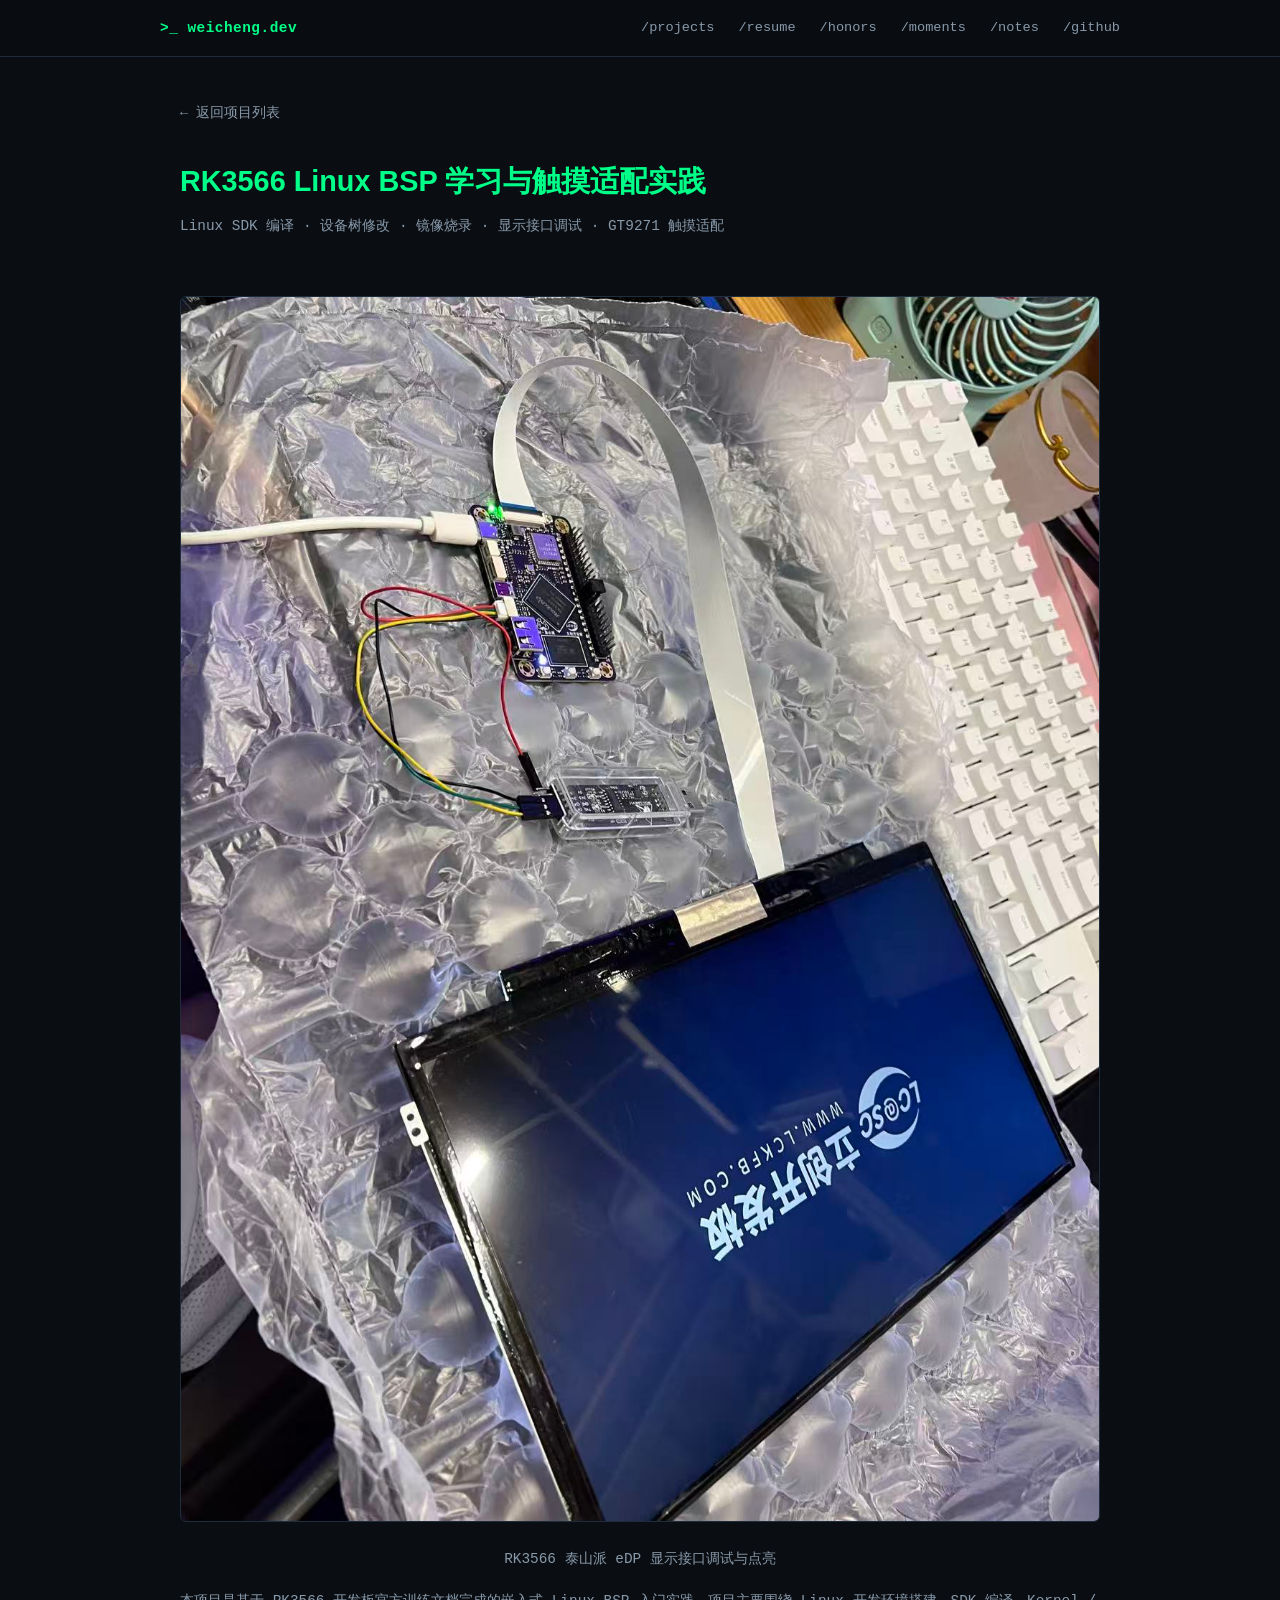
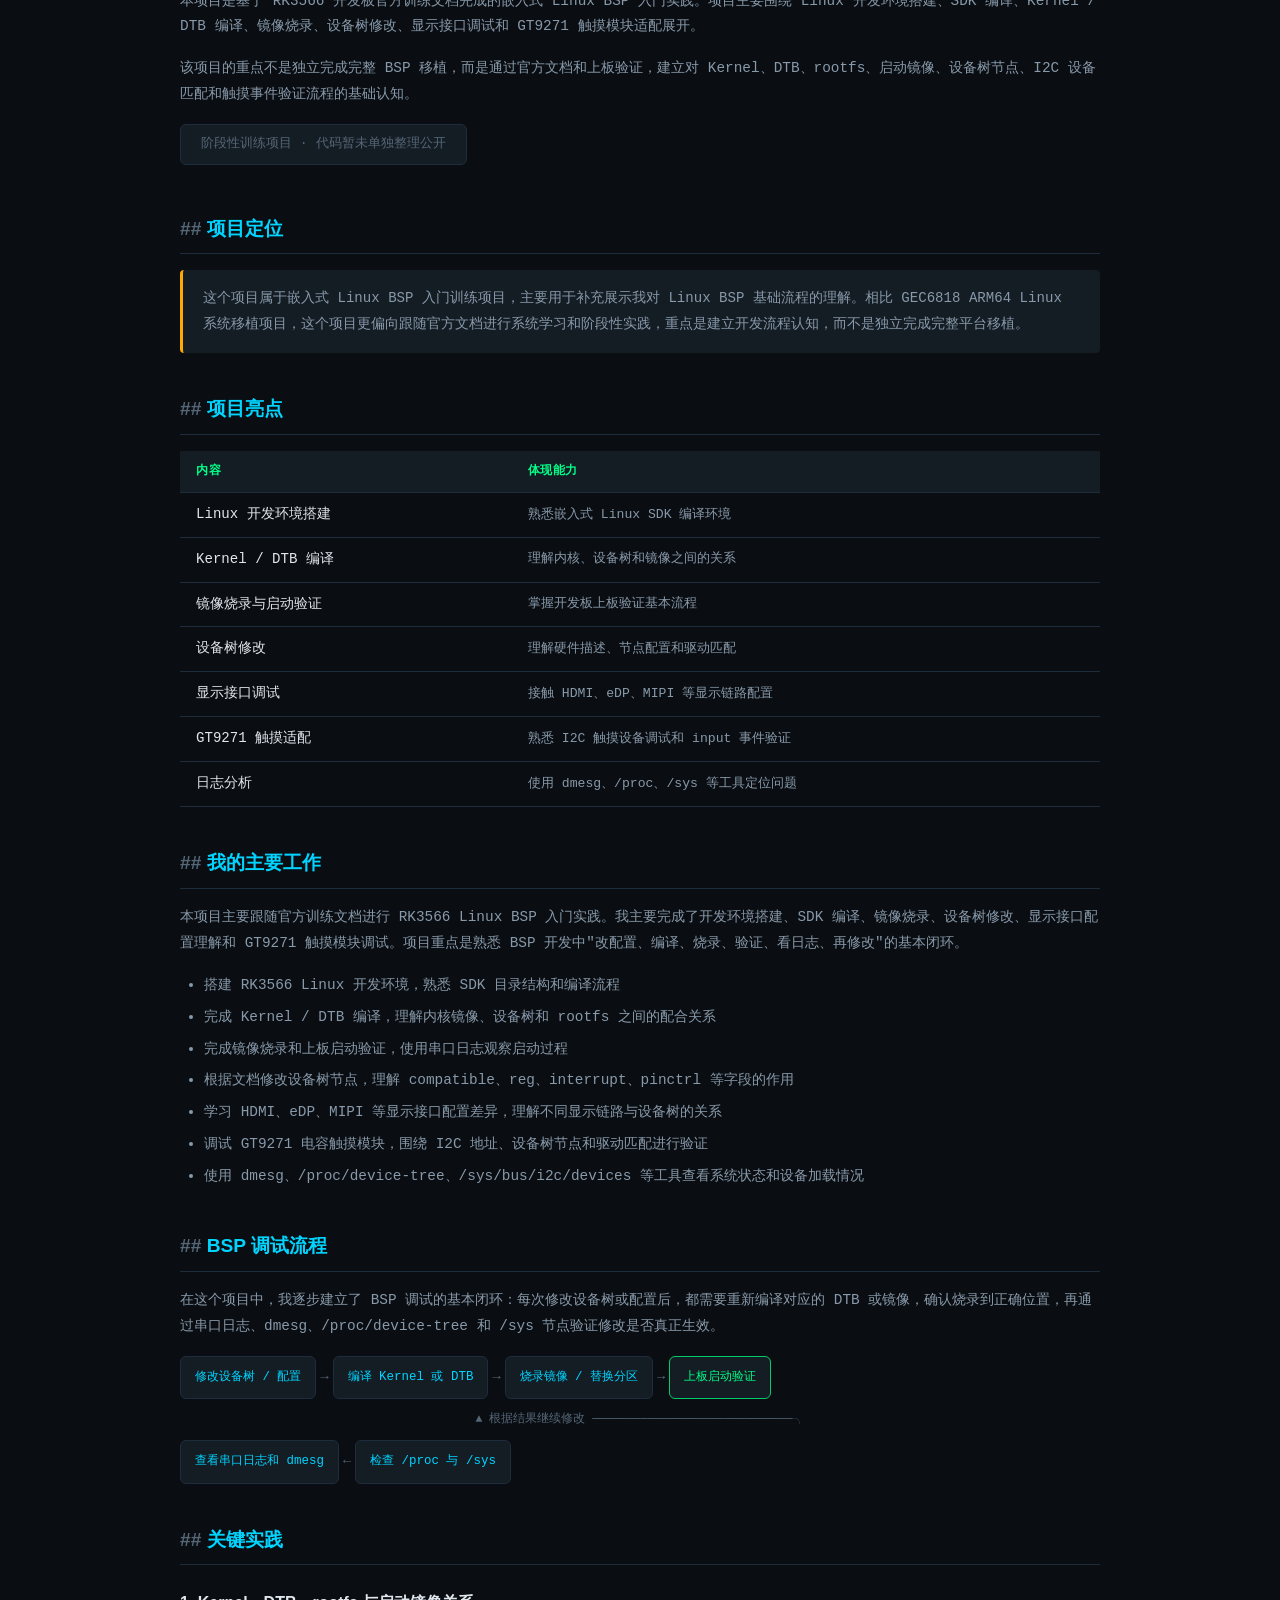
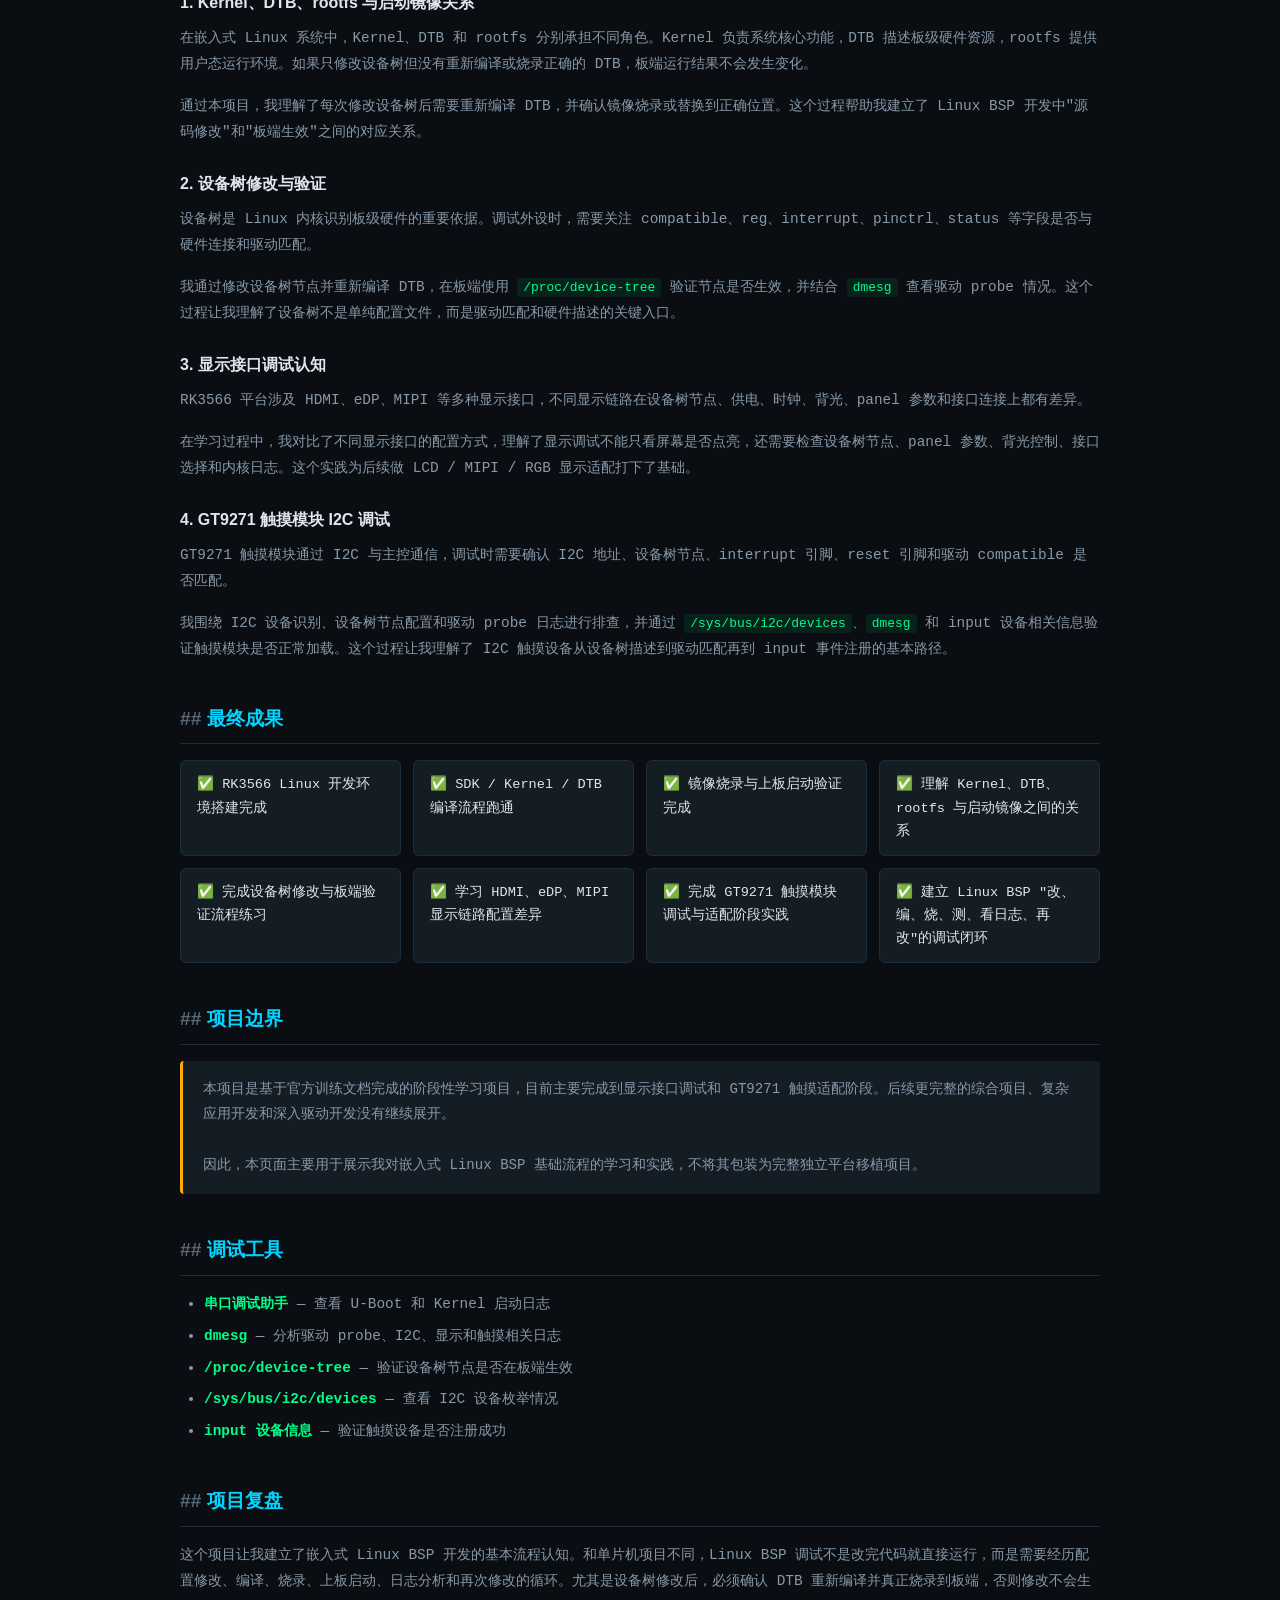
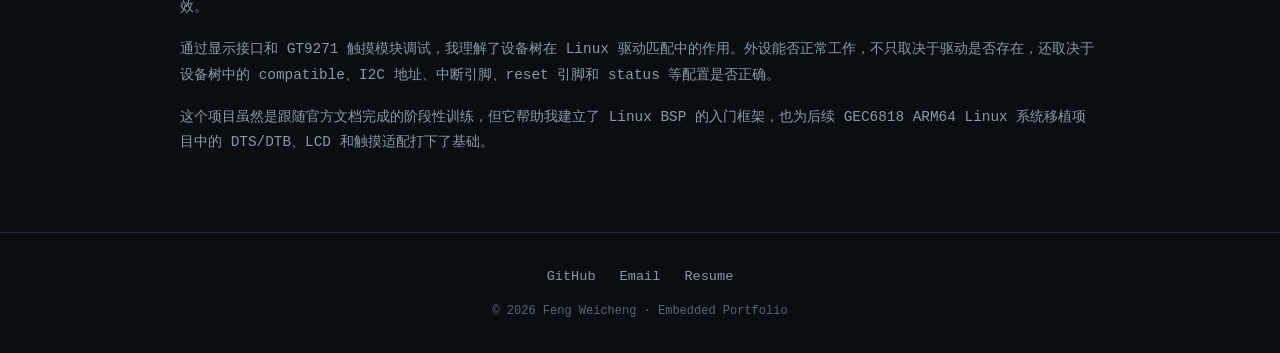
<file: projects/rk3566.html>
<!DOCTYPE html>
<html lang="zh-CN">
<head>
  <meta charset="UTF-8">
  <meta name="viewport" content="width=device-width, initial-scale=1.0">
  <meta name="description" content="RK3566 Linux BSP 学习与触摸适配实践 - 项目详情">
  <title>RK3566 Linux BSP 学习与触摸适配实践 | 冯威成</title>
  <link rel="stylesheet" href="../css/style.css">
  <style>
    /* ——— 项目亮点表 ——— */
    .hl-table {
      width: 100%;
      border-collapse: collapse;
      margin: 12px 0 24px;
      font-size: 0.88rem;
    }
    .hl-table th, .hl-table td {
      padding: 10px 16px;
      text-align: left;
      border-bottom: 1px solid var(--border-color);
    }
    .hl-table th {
      color: var(--terminal-green);
      font-weight: 600;
      font-size: 0.78rem;
      text-transform: uppercase;
      letter-spacing: 0.5px;
      background: var(--bg-card);
    }
    .hl-table td:first-child {
      color: var(--text-primary);
      font-weight: 500;
    }
    .hl-table td:last-child {
      color: var(--text-secondary);
      font-size: 0.82rem;
    }
    .hl-table tr:hover td {
      background: rgba(0,255,136,0.03);
    }

    /* ——— BSP 调试流程 ——— */
    .bsp-flow {
      display: flex;
      flex-wrap: wrap;
      align-items: center;
      gap: 4px;
      margin: 16px 0 28px;
      font-size: 0.78rem;
      font-family: var(--font-mono);
    }
    .bsp-node {
      background: var(--bg-card);
      border: 1px solid var(--border-color);
      border-radius: 6px;
      padding: 10px 14px;
      color: var(--accent-cyan);
      white-space: nowrap;
      text-align: center;
    }
    .bsp-node.action {
      border-color: var(--terminal-green-dim);
      color: var(--terminal-green);
    }
    .bsp-arrow {
      color: var(--text-muted);
      font-size: 0.85rem;
      flex-shrink: 0;
    }
    .bsp-break {
      width: 100%;
      height: 0;
    }
    .bsp-cycle-label {
      width: 100%;
      text-align: center;
      font-size: 0.72rem;
      color: var(--text-muted);
      margin: 2px 0 4px;
    }

    /* ——— 图片说明 ——— */
    .figure-caption {
      text-align: center;
      color: var(--text-muted);
      font-size: 0.75rem;
      margin-top: -10px;
      margin-bottom: 28px;
    }

    /* ——— 边界提示框 ——— */
    .boundary-box {
      background: var(--bg-card);
      border-left: 3px solid #ffaa00;
      padding: 16px 20px;
      border-radius: 4px;
      margin: 16px 0 24px;
      font-size: 0.88rem;
      color: var(--text-secondary);
      line-height: 1.8;
    }

    .repo-note {
      display: inline-block;
      padding: 8px 20px;
      background: var(--bg-card);
      border: 1px solid var(--border-color);
      border-radius: 6px;
      color: var(--text-muted);
      font-size: 0.82rem;
      font-family: var(--font-mono);
      margin-bottom: 8px;
    }

    @media (max-width: 768px) {
      .bsp-flow {
        gap: 3px;
        font-size: 0.68rem;
      }
      .bsp-node {
        padding: 7px 9px;
      }
      .hl-table th, .hl-table td {
        padding: 8px 10px;
        font-size: 0.78rem;
      }
    }
  </style>
</head>
<body>

  <nav class="nav-bar">
    <div class="nav-inner">
      <a href="../" class="nav-brand">weicheng.dev</a>
      <ul class="nav-links">
        <li><a href="../#projects">/projects</a></li>
        <li><a href="../#resume">/resume</a></li>
        <li><a href="../honors.html">/honors</a></li>
        <li><a href="../moments.html">/moments</a></li>
        <li><a href="../notes/debug-log-1.html">/notes</a></li>
        <li><a href="https://github.com/Weicheng77777777" target="_blank">/github</a></li>
      </ul>
    </div>
  </nav>

  <div class="project-detail">
    <div class="container">
      <a href="../#projects" class="back-link">← 返回项目列表</a>

      <h1>RK3566 Linux BSP 学习与触摸适配实践</h1>
      <p class="subtitle">Linux SDK 编译 · 设备树修改 · 镜像烧录 · 显示接口调试 · GT9271 触摸适配</p>

      <!-- eDP 点亮图 -->
      <img src="../images/RK3566点亮EDP.jpg" alt="RK3566 泰山派点亮 eDP 显示屏" loading="lazy">
      <p class="figure-caption">RK3566 泰山派 eDP 显示接口调试与点亮</p>

      <!-- 项目简介 -->
      <p>
        本项目是基于 RK3566 开发板官方训练文档完成的嵌入式 Linux BSP 入门实践。项目主要围绕 Linux 开发环境搭建、SDK 编译、Kernel / DTB 编译、镜像烧录、设备树修改、显示接口调试和 GT9271 触摸模块适配展开。
      </p>
      <p>
        该项目的重点不是独立完成完整 BSP 移植，而是通过官方文档和上板验证，建立对 Kernel、DTB、rootfs、启动镜像、设备树节点、I2C 设备匹配和触摸事件验证流程的基础认知。
      </p>

      <span class="repo-note">阶段性训练项目 · 代码暂未单独整理公开</span>

      <!-- ====== 项目定位 ====== -->
      <h2>项目定位</h2>
      <div class="boundary-box">
        这个项目属于嵌入式 Linux BSP 入门训练项目，主要用于补充展示我对 Linux BSP 基础流程的理解。相比 GEC6818 ARM64 Linux 系统移植项目，这个项目更偏向跟随官方文档进行系统学习和阶段性实践，重点是建立开发流程认知，而不是独立完成完整平台移植。
      </div>

      <!-- ====== 项目亮点 ====== -->
      <h2>项目亮点</h2>
      <table class="hl-table">
        <thead>
          <tr><th>内容</th><th>体现能力</th></tr>
        </thead>
        <tbody>
          <tr><td>Linux 开发环境搭建</td><td>熟悉嵌入式 Linux SDK 编译环境</td></tr>
          <tr><td>Kernel / DTB 编译</td><td>理解内核、设备树和镜像之间的关系</td></tr>
          <tr><td>镜像烧录与启动验证</td><td>掌握开发板上板验证基本流程</td></tr>
          <tr><td>设备树修改</td><td>理解硬件描述、节点配置和驱动匹配</td></tr>
          <tr><td>显示接口调试</td><td>接触 HDMI、eDP、MIPI 等显示链路配置</td></tr>
          <tr><td>GT9271 触摸适配</td><td>熟悉 I2C 触摸设备调试和 input 事件验证</td></tr>
          <tr><td>日志分析</td><td>使用 dmesg、/proc、/sys 等工具定位问题</td></tr>
        </tbody>
      </table>

      <!-- ====== 我的主要工作 ====== -->
      <h2>我的主要工作</h2>
      <p>
        本项目主要跟随官方训练文档进行 RK3566 Linux BSP 入门实践。我主要完成了开发环境搭建、SDK 编译、镜像烧录、设备树修改、显示接口配置理解和 GT9271 触摸模块调试。项目重点是熟悉 BSP 开发中"改配置、编译、烧录、验证、看日志、再修改"的基本闭环。
      </p>
      <ul>
        <li>搭建 RK3566 Linux 开发环境，熟悉 SDK 目录结构和编译流程</li>
        <li>完成 Kernel / DTB 编译，理解内核镜像、设备树和 rootfs 之间的配合关系</li>
        <li>完成镜像烧录和上板启动验证，使用串口日志观察启动过程</li>
        <li>根据文档修改设备树节点，理解 compatible、reg、interrupt、pinctrl 等字段的作用</li>
        <li>学习 HDMI、eDP、MIPI 等显示接口配置差异，理解不同显示链路与设备树的关系</li>
        <li>调试 GT9271 电容触摸模块，围绕 I2C 地址、设备树节点和驱动匹配进行验证</li>
        <li>使用 dmesg、/proc/device-tree、/sys/bus/i2c/devices 等工具查看系统状态和设备加载情况</li>
      </ul>

      <!-- ====== BSP 调试流程 ====== -->
      <h2>BSP 调试流程</h2>
      <p>
        在这个项目中，我逐步建立了 BSP 调试的基本闭环：每次修改设备树或配置后，都需要重新编译对应的 DTB 或镜像，确认烧录到正确位置，再通过串口日志、dmesg、/proc/device-tree 和 /sys 节点验证修改是否真正生效。
      </p>
      <div class="bsp-flow">
        <span class="bsp-node">修改设备树 / 配置</span>
        <span class="bsp-arrow">→</span>
        <span class="bsp-node">编译 Kernel 或 DTB</span>
        <span class="bsp-arrow">→</span>
        <span class="bsp-node">烧录镜像 / 替换分区</span>
        <span class="bsp-arrow">→</span>
        <span class="bsp-node action">上板启动验证</span>
        <span class="bsp-break"></span>
        <span class="bsp-cycle-label">▲ 根据结果继续修改 ─────────────────────────────╮</span>
        <span class="bsp-break"></span>
        <span class="bsp-node">查看串口日志和 dmesg</span>
        <span class="bsp-arrow">←</span>
        <span class="bsp-node">检查 /proc 与 /sys</span>
        <span class="bsp-arrow" style="visibility:hidden;">←</span>
      </div>

      <!-- ====== 关键实践 ====== -->
      <h2>关键实践</h2>

      <h3>1. Kernel、DTB、rootfs 与启动镜像关系</h3>
      <p>
        在嵌入式 Linux 系统中，Kernel、DTB 和 rootfs 分别承担不同角色。Kernel 负责系统核心功能，DTB 描述板级硬件资源，rootfs 提供用户态运行环境。如果只修改设备树但没有重新编译或烧录正确的 DTB，板端运行结果不会发生变化。
      </p>
      <p>
        通过本项目，我理解了每次修改设备树后需要重新编译 DTB，并确认镜像烧录或替换到正确位置。这个过程帮助我建立了 Linux BSP 开发中"源码修改"和"板端生效"之间的对应关系。
      </p>

      <h3>2. 设备树修改与验证</h3>
      <p>
        设备树是 Linux 内核识别板级硬件的重要依据。调试外设时，需要关注 compatible、reg、interrupt、pinctrl、status 等字段是否与硬件连接和驱动匹配。
      </p>
      <p>
        我通过修改设备树节点并重新编译 DTB，在板端使用 <code>/proc/device-tree</code> 验证节点是否生效，并结合 <code>dmesg</code> 查看驱动 probe 情况。这个过程让我理解了设备树不是单纯配置文件，而是驱动匹配和硬件描述的关键入口。
      </p>

      <h3>3. 显示接口调试认知</h3>
      <p>
        RK3566 平台涉及 HDMI、eDP、MIPI 等多种显示接口，不同显示链路在设备树节点、供电、时钟、背光、panel 参数和接口连接上都有差异。
      </p>
      <p>
        在学习过程中，我对比了不同显示接口的配置方式，理解了显示调试不能只看屏幕是否点亮，还需要检查设备树节点、panel 参数、背光控制、接口选择和内核日志。这个实践为后续做 LCD / MIPI / RGB 显示适配打下了基础。
      </p>

      <h3>4. GT9271 触摸模块 I2C 调试</h3>
      <p>
        GT9271 触摸模块通过 I2C 与主控通信，调试时需要确认 I2C 地址、设备树节点、interrupt 引脚、reset 引脚和驱动 compatible 是否匹配。
      </p>
      <p>
        我围绕 I2C 设备识别、设备树节点配置和驱动 probe 日志进行排查，并通过 <code>/sys/bus/i2c/devices</code>、<code>dmesg</code> 和 input 设备相关信息验证触摸模块是否正常加载。这个过程让我理解了 I2C 触摸设备从设备树描述到驱动匹配再到 input 事件注册的基本路径。
      </p>

      <!-- ====== 最终成果 ====== -->
      <h2>最终成果</h2>
      <div class="result-grid">
        <div class="result-item"><span class="status">✅</span> RK3566 Linux 开发环境搭建完成</div>
        <div class="result-item"><span class="status">✅</span> SDK / Kernel / DTB 编译流程跑通</div>
        <div class="result-item"><span class="status">✅</span> 镜像烧录与上板启动验证完成</div>
        <div class="result-item"><span class="status">✅</span> 理解 Kernel、DTB、rootfs 与启动镜像之间的关系</div>
        <div class="result-item"><span class="status">✅</span> 完成设备树修改与板端验证流程练习</div>
        <div class="result-item"><span class="status">✅</span> 学习 HDMI、eDP、MIPI 显示链路配置差异</div>
        <div class="result-item"><span class="status">✅</span> 完成 GT9271 触摸模块调试与适配阶段实践</div>
        <div class="result-item"><span class="status">✅</span> 建立 Linux BSP "改、编、烧、测、看日志、再改"的调试闭环</div>
      </div>

      <!-- ====== 项目边界 ====== -->
      <h2>项目边界</h2>
      <div class="boundary-box">
        本项目是基于官方训练文档完成的阶段性学习项目，目前主要完成到显示接口调试和 GT9271 触摸适配阶段。后续更完整的综合项目、复杂应用开发和深入驱动开发没有继续展开。<br><br>
        因此，本页面主要用于展示我对嵌入式 Linux BSP 基础流程的学习和实践，不将其包装为完整独立平台移植项目。
      </div>

      <!-- ====== 调试工具 ====== -->
      <h2>调试工具</h2>
      <ul>
        <li><strong>串口调试助手</strong> — 查看 U-Boot 和 Kernel 启动日志</li>
        <li><strong>dmesg</strong> — 分析驱动 probe、I2C、显示和触摸相关日志</li>
        <li><strong>/proc/device-tree</strong> — 验证设备树节点是否在板端生效</li>
        <li><strong>/sys/bus/i2c/devices</strong> — 查看 I2C 设备枚举情况</li>
        <li><strong>input 设备信息</strong> — 验证触摸设备是否注册成功</li>
      </ul>

      <!-- ====== 项目复盘 ====== -->
      <h2>项目复盘</h2>
      <p>
        这个项目让我建立了嵌入式 Linux BSP 开发的基本流程认知。和单片机项目不同，Linux BSP 调试不是改完代码就直接运行，而是需要经历配置修改、编译、烧录、上板启动、日志分析和再次修改的循环。尤其是设备树修改后，必须确认 DTB 重新编译并真正烧录到板端，否则修改不会生效。
      </p>
      <p>
        通过显示接口和 GT9271 触摸模块调试，我理解了设备树在 Linux 驱动匹配中的作用。外设能否正常工作，不只取决于驱动是否存在，还取决于设备树中的 compatible、I2C 地址、中断引脚、reset 引脚和 status 等配置是否正确。
      </p>
      <p>
        这个项目虽然是跟随官方文档完成的阶段性训练，但它帮助我建立了 Linux BSP 的入门框架，也为后续 GEC6818 ARM64 Linux 系统移植项目中的 DTS/DTB、LCD 和触摸适配打下了基础。
      </p>

    </div>
  </div>

  <footer class="footer">
    <div class="container">
      <div class="footer-links">
        <a href="https://github.com/Weicheng77777777" target="_blank">GitHub</a>
        <a href="mailto:2590752572@qq.com">Email</a>
        <a href="../resume.pdf" download>Resume</a>
      </div>
      <p class="footer-copy">© 2026 Feng Weicheng · Embedded Portfolio</p>
    </div>
  </footer>

</body>
</html>
</file>
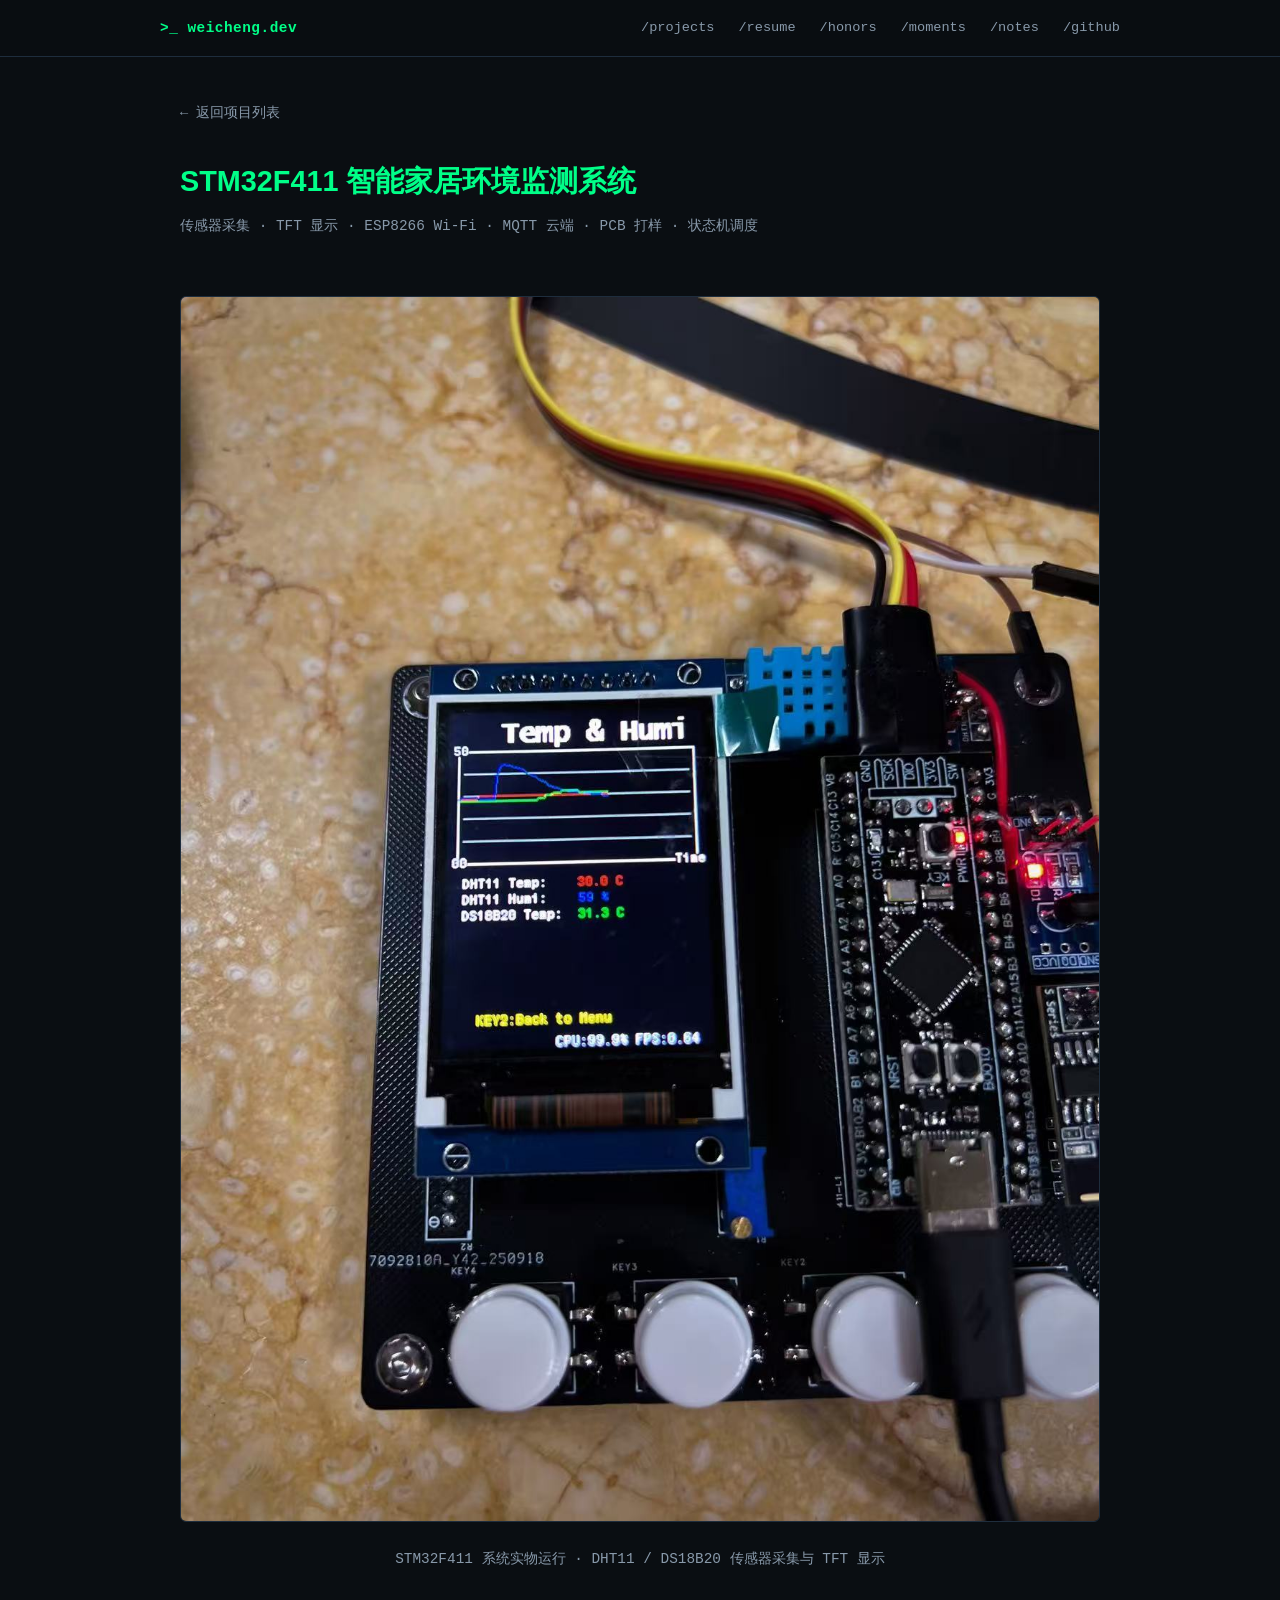
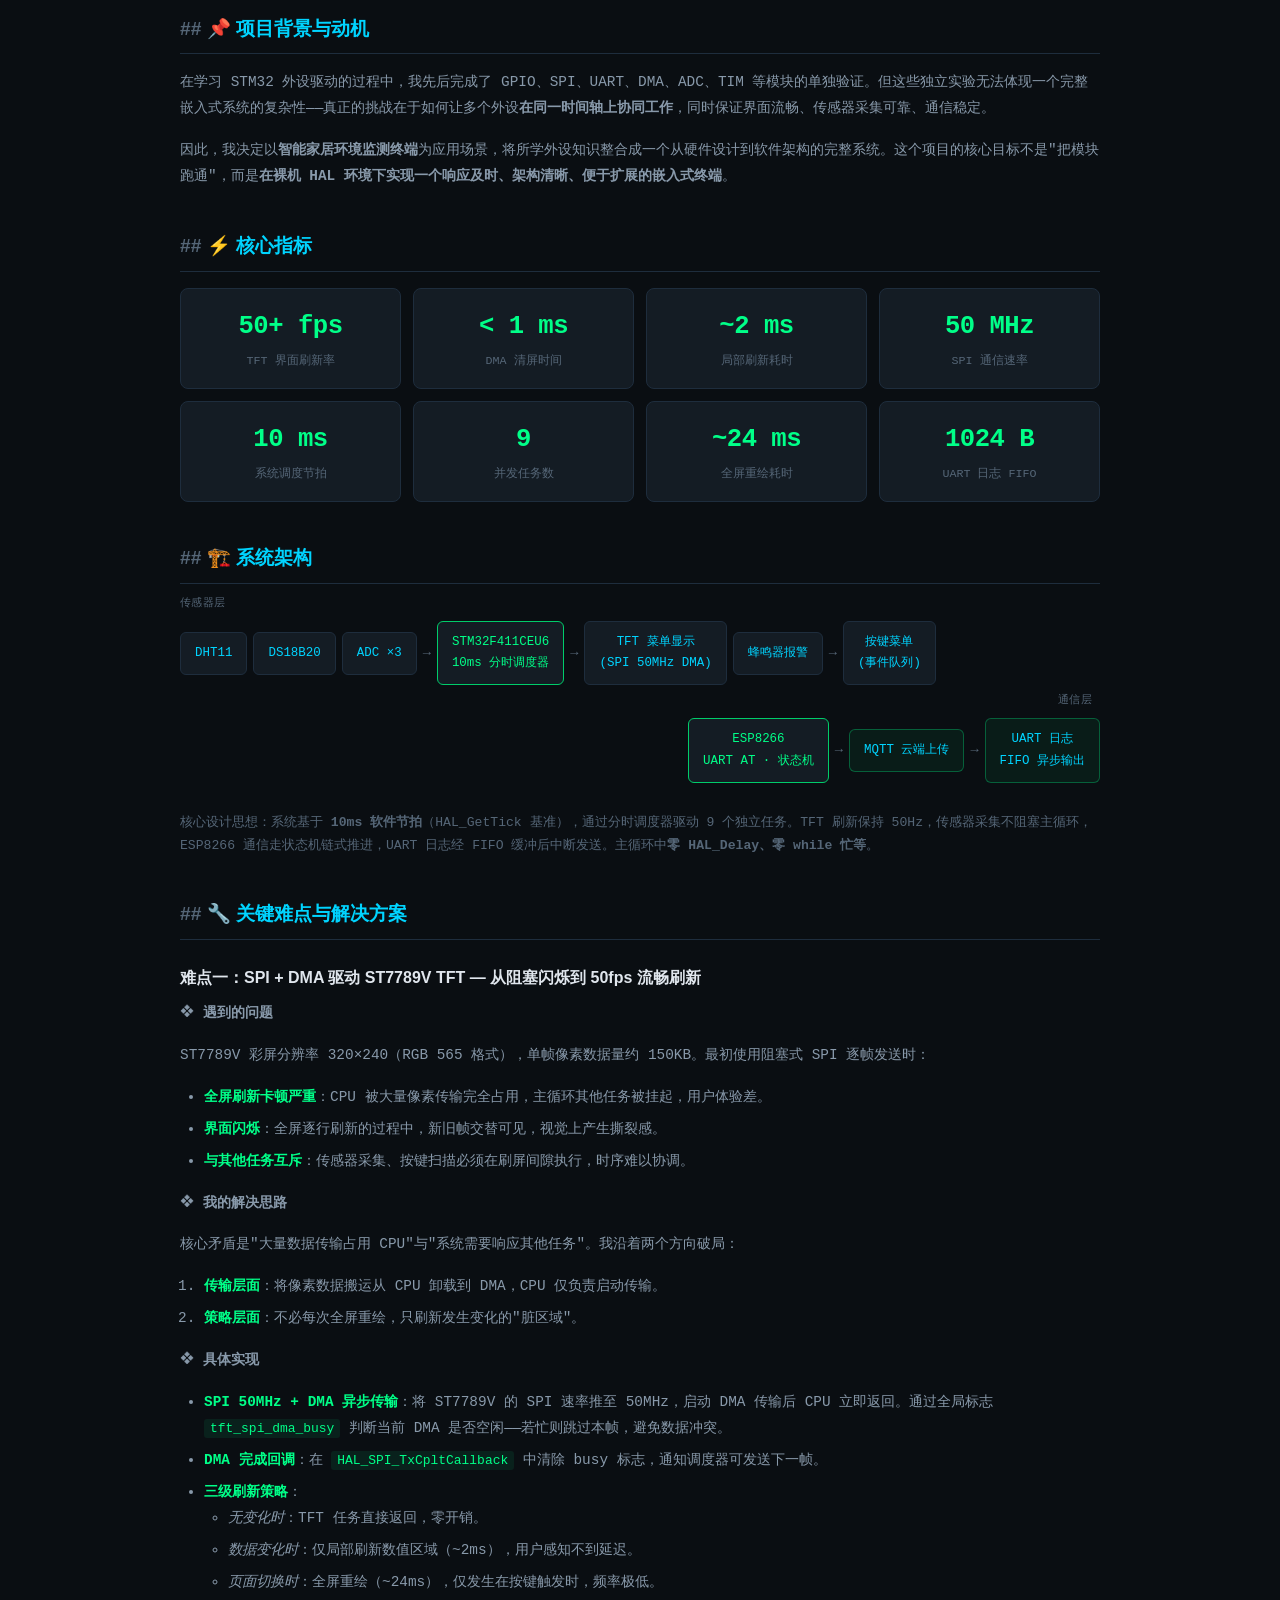
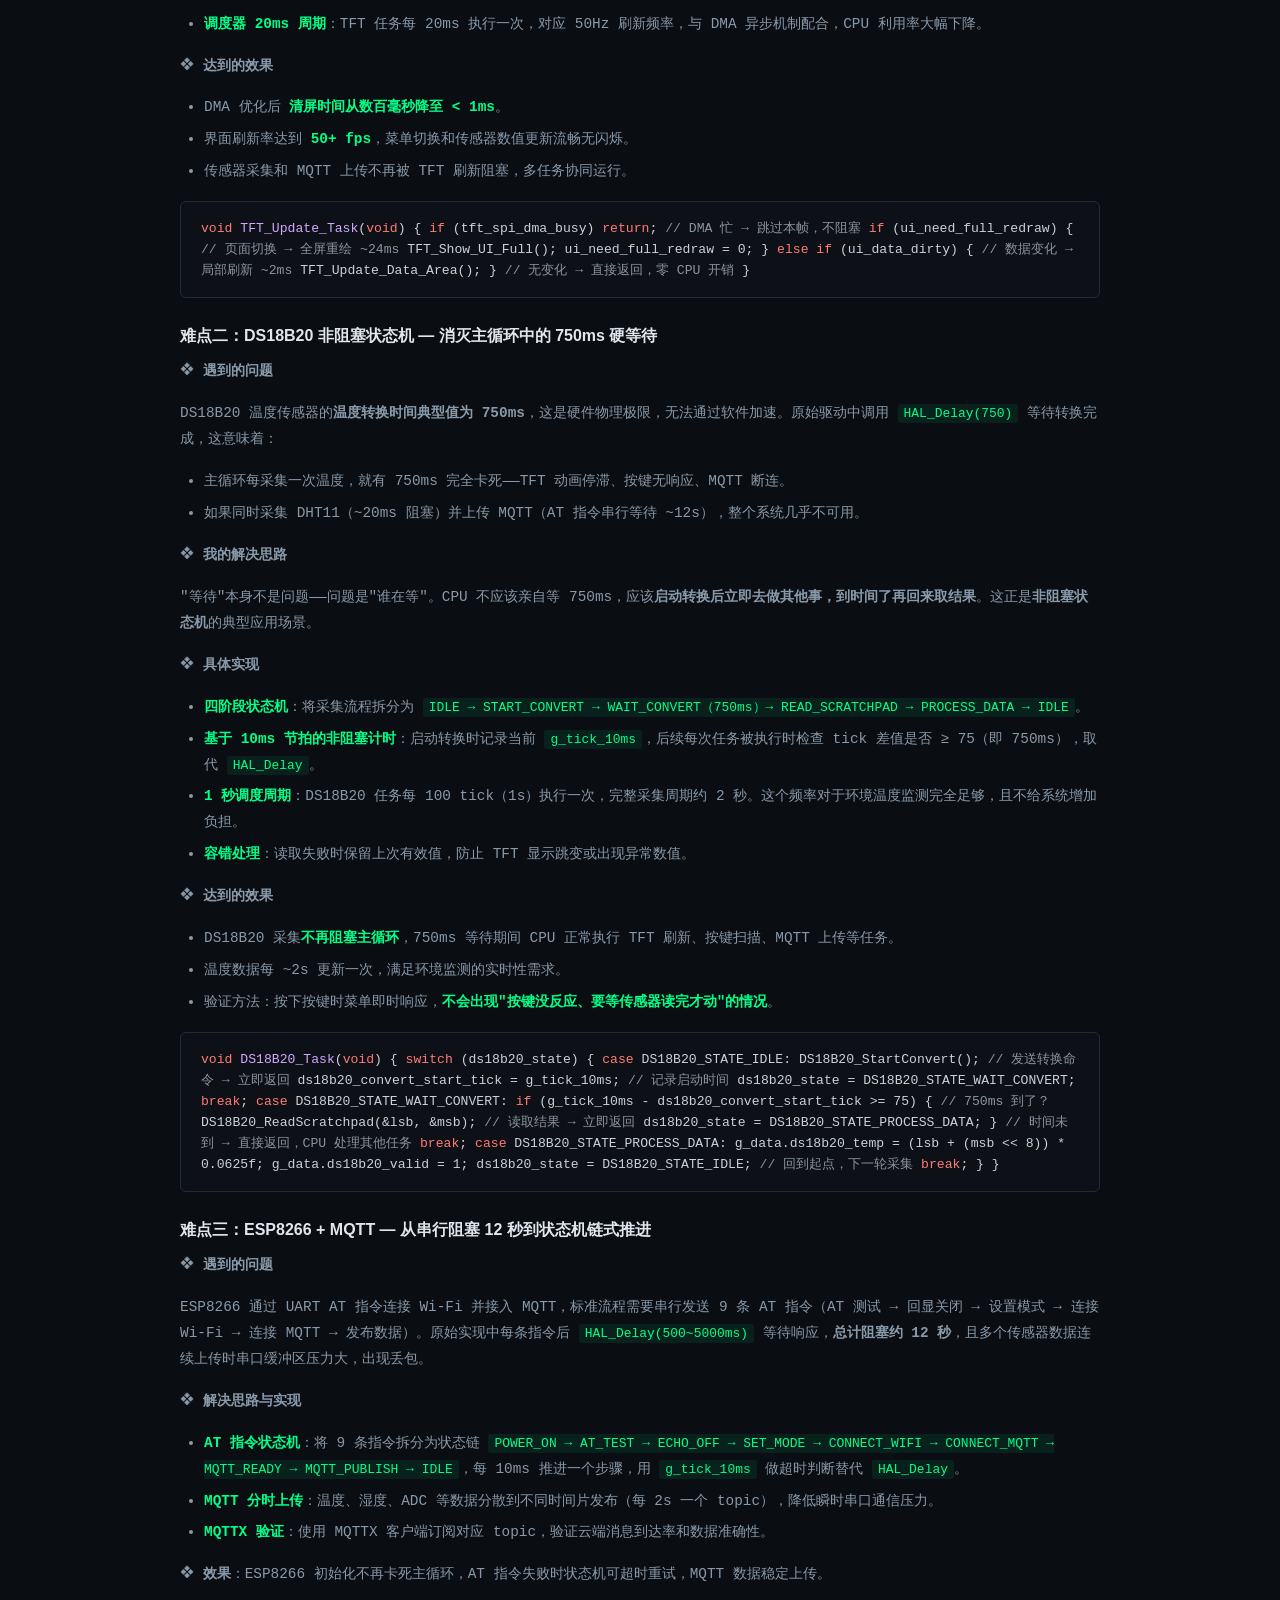
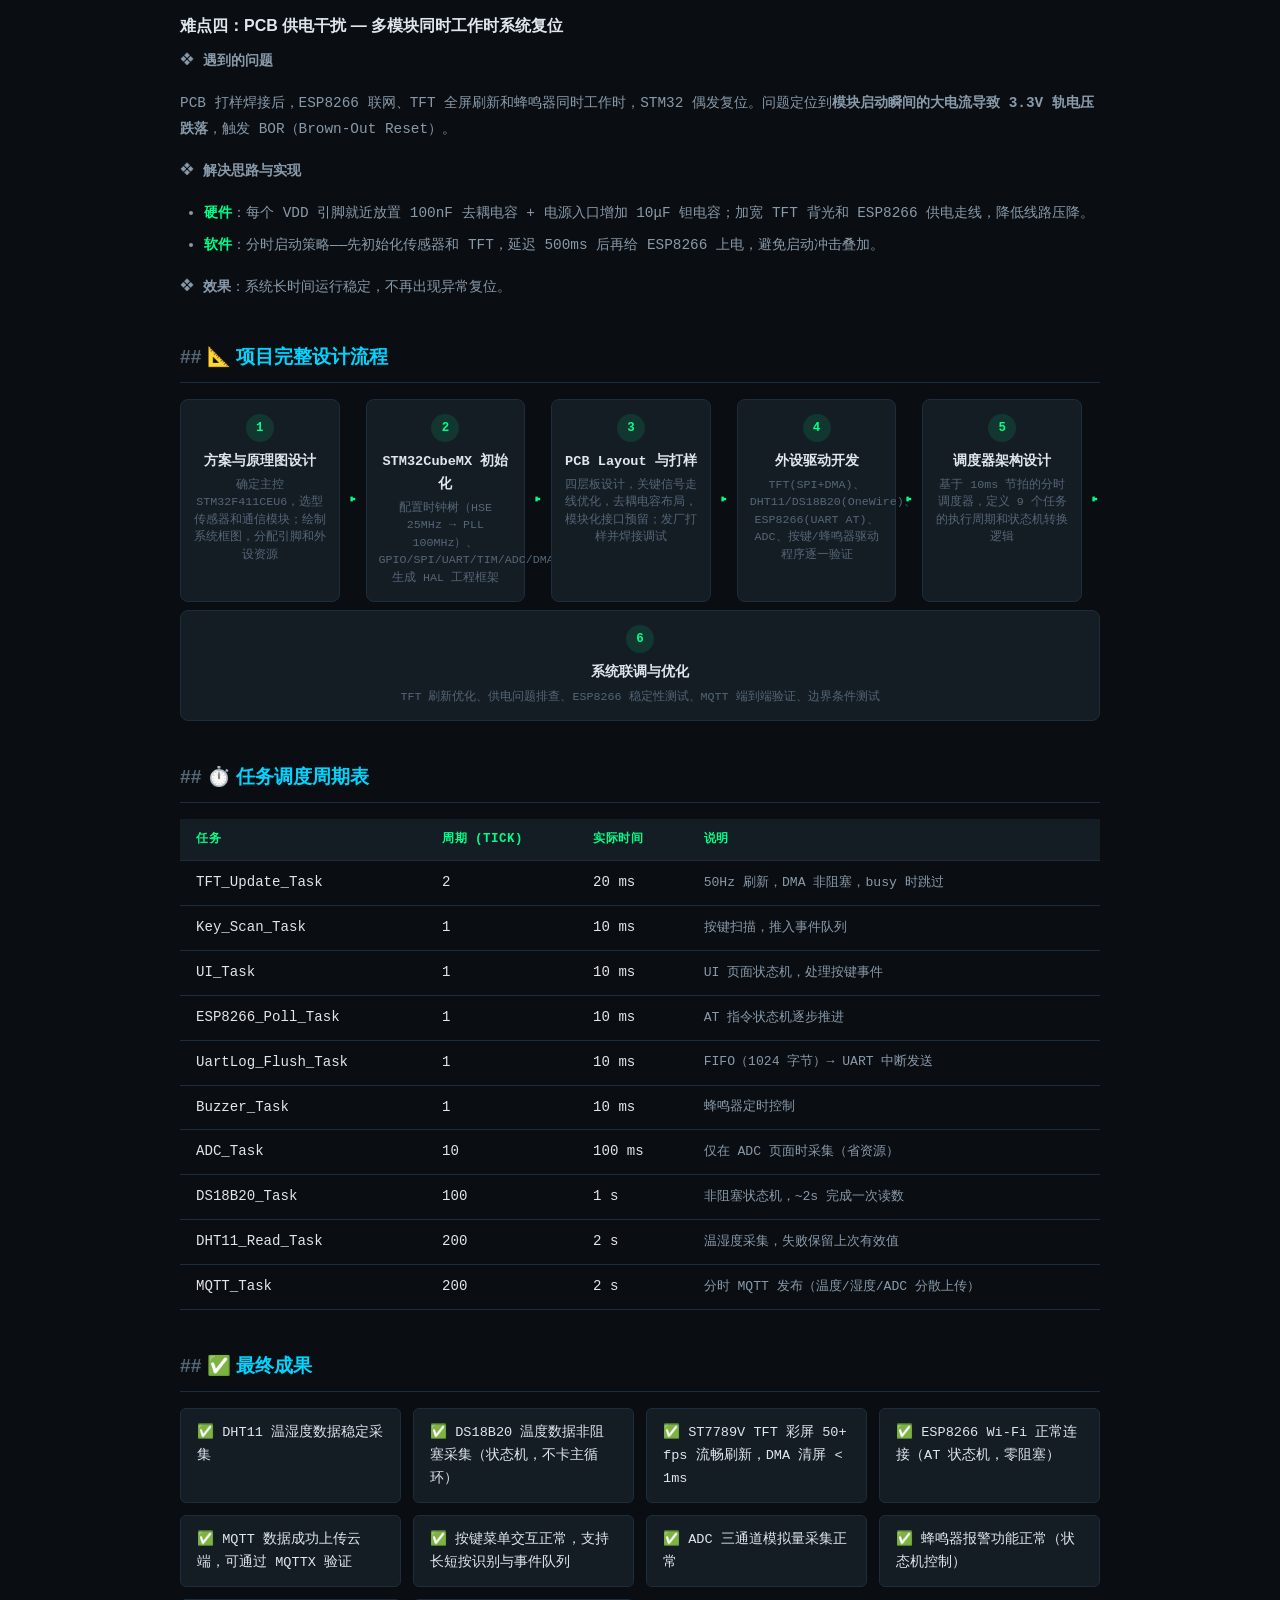
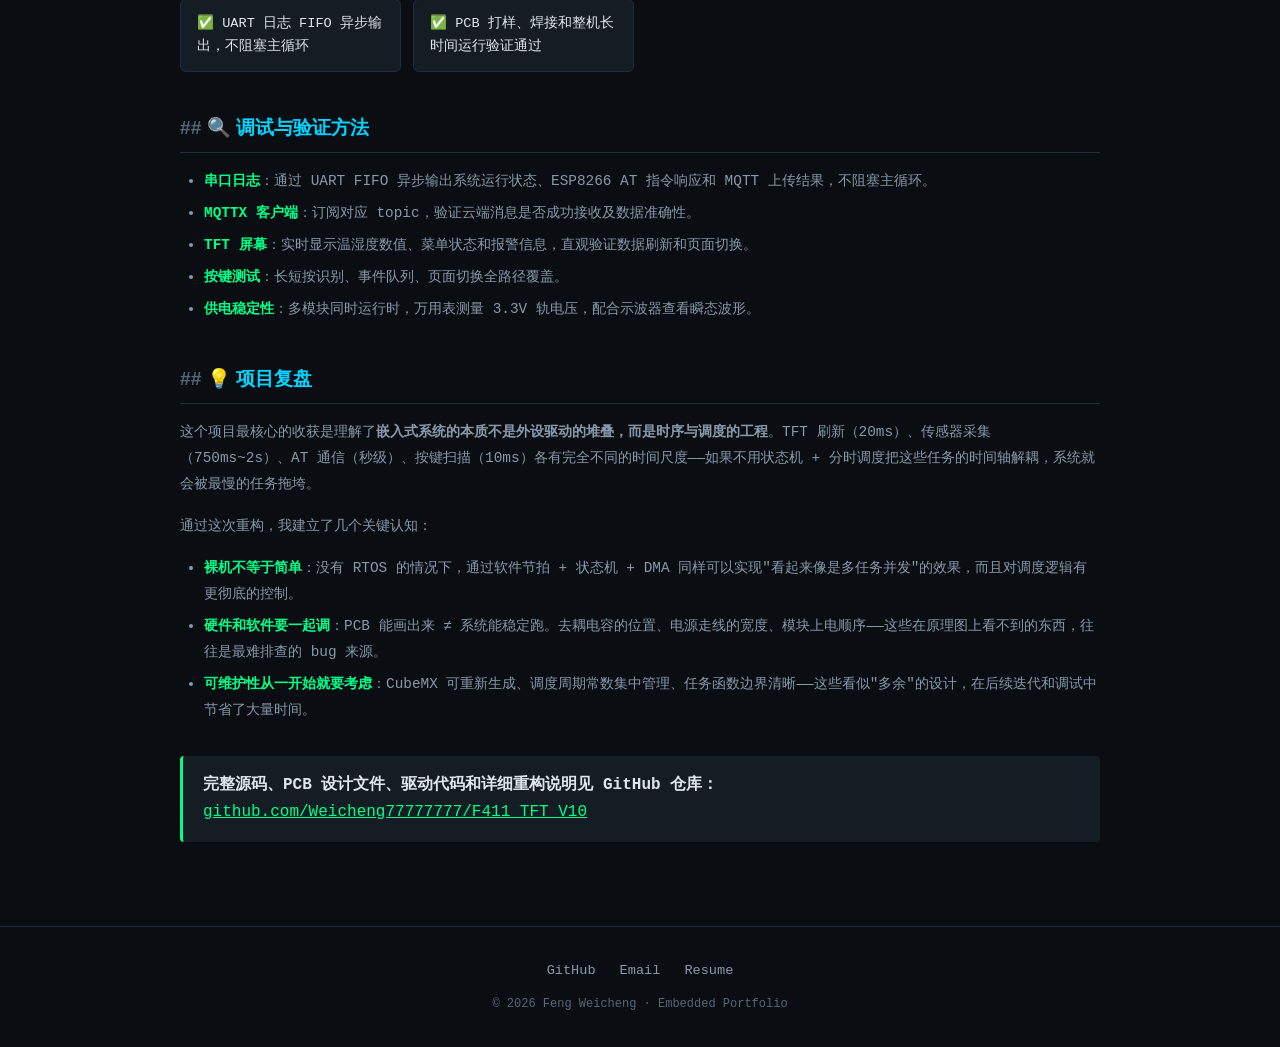
<file: projects/stm32f411.html>
<!DOCTYPE html>
<html lang="zh-CN">
<head>
  <meta charset="UTF-8">
  <meta name="viewport" content="width=device-width, initial-scale=1.0">
  <meta name="description" content="STM32F411 智能家居环境监测系统 - 项目详情">
  <title>STM32F411 智能家居环境监测系统 | 冯威成</title>
  <link rel="stylesheet" href="../css/style.css">
  <style>
    /* ——— 项目亮点表 ——— */
    .hl-table {
      width: 100%;
      border-collapse: collapse;
      margin: 12px 0 24px;
      font-size: 0.88rem;
    }
    .hl-table th, .hl-table td {
      padding: 10px 16px;
      text-align: left;
      border-bottom: 1px solid var(--border-color);
    }
    .hl-table th {
      color: var(--terminal-green);
      font-weight: 600;
      font-size: 0.78rem;
      text-transform: uppercase;
      letter-spacing: 0.5px;
      background: var(--bg-card);
    }
    .hl-table td:first-child {
      color: var(--text-primary);
      font-weight: 500;
    }
    .hl-table td:last-child {
      color: var(--text-secondary);
      font-size: 0.82rem;
    }
    .hl-table tr:hover td {
      background: rgba(0,255,136,0.03);
    }

    /* ——— 架构流程图 ——— */
    .arch-flow {
      display: flex;
      flex-wrap: wrap;
      align-items: center;
      gap: 6px;
      margin: 16px 0 28px;
      font-size: 0.78rem;
      font-family: var(--font-mono);
    }
    .arch-node {
      background: var(--bg-card);
      border: 1px solid var(--border-color);
      border-radius: 6px;
      padding: 10px 14px;
      color: var(--accent-cyan);
      white-space: nowrap;
      text-align: center;
    }
    .arch-node.mcu {
      border-color: var(--terminal-green-dim);
      color: var(--terminal-green);
    }
    .arch-node.endpoint {
      border-color: rgba(0,255,136,0.3);
      background: rgba(0,255,136,0.06);
    }
    .arch-arrow {
      color: var(--text-muted);
      font-size: 0.85rem;
      flex-shrink: 0;
    }
    .arch-break {
      width: 100%;
      height: 0;
    }
    .arch-label {
      width: 100%;
      font-size: 0.7rem;
      color: var(--text-muted);
      margin: -6px 0 2px 0;
      letter-spacing: 0.3px;
    }

    /* ——— 图片说明 ——— */
    .figure-caption {
      text-align: center;
      color: var(--text-muted);
      font-size: 0.75rem;
      margin-top: -10px;
      margin-bottom: 28px;
    }

    /* ——— 设计流程时间线 ——— */
    .flow-timeline {
      display: flex;
      flex-wrap: wrap;
      gap: 8px;
      margin: 16px 0 28px;
    }
    .flow-step {
      flex: 1;
      min-width: 140px;
      background: var(--bg-card);
      border: 1px solid var(--border-color);
      border-radius: 8px;
      padding: 14px 12px;
      text-align: center;
    }
    .flow-step .step-num {
      display: inline-block;
      width: 28px;
      height: 28px;
      line-height: 28px;
      border-radius: 50%;
      background: rgba(0,255,136,0.12);
      color: var(--terminal-green);
      font-weight: 700;
      font-size: 0.78rem;
      margin-bottom: 8px;
    }
    .flow-step .step-title {
      font-weight: 600;
      color: var(--text-primary);
      font-size: 0.85rem;
      margin-bottom: 4px;
    }
    .flow-step .step-desc {
      color: var(--text-muted);
      font-size: 0.73rem;
      line-height: 1.5;
    }
    .flow-arrow {
      display: flex;
      align-items: center;
      color: var(--terminal-green);
      font-size: 1.2rem;
      flex-shrink: 0;
    }

    /* ——— 量化数据卡片 ——— */
    .metrics-grid {
      display: grid;
      grid-template-columns: repeat(auto-fill, minmax(180px, 1fr));
      gap: 12px;
      margin: 14px 0 26px;
    }
    .metric-card {
      background: var(--bg-card);
      border: 1px solid var(--border-color);
      border-radius: 8px;
      padding: 16px;
      text-align: center;
    }
    .metric-value {
      font-size: 1.6rem;
      font-weight: 700;
      color: var(--terminal-green);
      font-family: var(--font-mono);
      letter-spacing: -0.5px;
    }
    .metric-label {
      font-size: 0.73rem;
      color: var(--text-muted);
      margin-top: 4px;
    }

    @media (max-width: 768px) {
      .arch-flow {
        gap: 4px;
        font-size: 0.7rem;
      }
      .arch-node {
        padding: 8px 10px;
      }
      .hl-table th, .hl-table td {
        padding: 8px 10px;
        font-size: 0.78rem;
      }
      .flow-timeline {
        flex-direction: column;
      }
      .flow-arrow {
        justify-content: center;
        transform: rotate(90deg);
      }
      .metrics-grid {
        grid-template-columns: repeat(2, 1fr);
      }
    }
  </style>
</head>
<body>

  <nav class="nav-bar">
    <div class="nav-inner">
      <a href="../" class="nav-brand">weicheng.dev</a>
      <ul class="nav-links">
        <li><a href="../#projects">/projects</a></li>
        <li><a href="../#resume">/resume</a></li>
        <li><a href="../honors.html">/honors</a></li>
        <li><a href="../moments.html">/moments</a></li>
        <li><a href="../notes/debug-log-1.html">/notes</a></li>
        <li><a href="https://github.com/Weicheng77777777" target="_blank">/github</a></li>
      </ul>
    </div>
  </nav>

  <div class="project-detail">
    <div class="container">
      <a href="../#projects" class="back-link">← 返回项目列表</a>

      <h1>STM32F411 智能家居环境监测系统</h1>
      <p class="subtitle">传感器采集 · TFT 显示 · ESP8266 Wi-Fi · MQTT 云端 · PCB 打样 · 状态机调度</p>

      <!-- 实物图 -->
      <img src="../images/stm32f411/F411温湿度的实物图.jpg" alt="STM32F411 智能家居环境监测系统实物运行图" loading="lazy">
      <p class="figure-caption">STM32F411 系统实物运行 · DHT11 / DS18B20 传感器采集与 TFT 显示</p>

      <!-- ====== 一、项目背景与动机 (Situation) ====== -->
      <h2>📌 项目背景与动机</h2>
      <p>
        在学习 STM32 外设驱动的过程中，我先后完成了 GPIO、SPI、UART、DMA、ADC、TIM 等模块的单独验证。但这些独立实验无法体现一个完整嵌入式系统的复杂性——真正的挑战在于如何让多个外设<strong>在同一时间轴上协同工作</strong>，同时保证界面流畅、传感器采集可靠、通信稳定。
      </p>
      <p>
        因此，我决定以<strong>智能家居环境监测终端</strong>为应用场景，将所学外设知识整合成一个从硬件设计到软件架构的完整系统。这个项目的核心目标不是"把模块跑通"，而是<strong>在裸机 HAL 环境下实现一个响应及时、架构清晰、便于扩展的嵌入式终端</strong>。
      </p>

      <!-- ====== 二、量化成果概览 (Result 前置) ====== -->
      <h2>⚡ 核心指标</h2>
      <div class="metrics-grid">
        <div class="metric-card">
          <div class="metric-value">50+ fps</div>
          <div class="metric-label">TFT 界面刷新率</div>
        </div>
        <div class="metric-card">
          <div class="metric-value">&lt; 1 ms</div>
          <div class="metric-label">DMA 清屏时间</div>
        </div>
        <div class="metric-card">
          <div class="metric-value">~2 ms</div>
          <div class="metric-label">局部刷新耗时</div>
        </div>
        <div class="metric-card">
          <div class="metric-value">50 MHz</div>
          <div class="metric-label">SPI 通信速率</div>
        </div>
        <div class="metric-card">
          <div class="metric-value">10 ms</div>
          <div class="metric-label">系统调度节拍</div>
        </div>
        <div class="metric-card">
          <div class="metric-value">9</div>
          <div class="metric-label">并发任务数</div>
        </div>
        <div class="metric-card">
          <div class="metric-value">~24 ms</div>
          <div class="metric-label">全屏重绘耗时</div>
        </div>
        <div class="metric-card">
          <div class="metric-value">1024 B</div>
          <div class="metric-label">UART 日志 FIFO</div>
        </div>
      </div>

      <!-- ====== 三、系统架构 ====== -->
      <h2>🏗️ 系统架构</h2>
      <div class="arch-flow">
        <span class="arch-label">传感器层</span>
        <span class="arch-node">DHT11</span>
        <span class="arch-node">DS18B20</span>
        <span class="arch-node">ADC ×3</span>
        <span class="arch-arrow">→</span>
        <span class="arch-node mcu">STM32F411CEU6<br>10ms 分时调度器</span>
        <span class="arch-arrow">→</span>
        <span class="arch-node">TFT 菜单显示<br>(SPI 50MHz DMA)</span>
        <span class="arch-node">蜂鸣器报警</span>
        <span class="arch-arrow">→</span>
        <span class="arch-node">按键菜单<br>(事件队列)</span>
        <span class="arch-break"></span>
        <span class="arch-label" style="text-align:right; padding-right: 8px;">通信层</span>
        <span class="arch-node mcu" style="margin-left: auto;">ESP8266<br>UART AT · 状态机</span>
        <span class="arch-arrow">→</span>
        <span class="arch-node endpoint">MQTT 云端上传</span>
        <span class="arch-arrow">→</span>
        <span class="arch-node endpoint">UART 日志<br>FIFO 异步输出</span>
      </div>

      <p style="font-size: 0.82rem; color: var(--text-muted);">
        核心设计思想：系统基于<strong> 10ms 软件节拍</strong>（HAL_GetTick 基准），通过分时调度器驱动 9 个独立任务。TFT 刷新保持 50Hz，传感器采集不阻塞主循环，ESP8266 通信走状态机链式推进，UART 日志经 FIFO 缓冲后中断发送。主循环中<strong>零 HAL_Delay、零 while 忙等</strong>。
      </p>

      <!-- ====== 四、关键难点与解决方案 (Action) ====== -->
      <h2>🔧 关键难点与解决方案</h2>

      <!-- 难点 1: SPI + DMA 驱动 ST7789V TFT -->
      <h3>难点一：SPI + DMA 驱动 ST7789V TFT — 从阻塞闪烁到 50fps 流畅刷新</h3>

      <p><strong>❖ 遇到的问题</strong></p>
      <p>
        ST7789V 彩屏分辨率 320×240（RGB 565 格式），单帧像素数据量约 150KB。最初使用阻塞式 SPI 逐帧发送时：
      </p>
      <ul>
        <li><strong>全屏刷新卡顿严重</strong>：CPU 被大量像素传输完全占用，主循环其他任务被挂起，用户体验差。</li>
        <li><strong>界面闪烁</strong>：全屏逐行刷新的过程中，新旧帧交替可见，视觉上产生撕裂感。</li>
        <li><strong>与其他任务互斥</strong>：传感器采集、按键扫描必须在刷屏间隙执行，时序难以协调。</li>
      </ul>

      <p><strong>❖ 我的解决思路</strong></p>
      <p>
        核心矛盾是"大量数据传输占用 CPU"与"系统需要响应其他任务"。我沿着两个方向破局：
      </p>
      <ol>
        <li><strong>传输层面</strong>：将像素数据搬运从 CPU 卸载到 DMA，CPU 仅负责启动传输。</li>
        <li><strong>策略层面</strong>：不必每次全屏重绘，只刷新发生变化的"脏区域"。</li>
      </ol>

      <p><strong>❖ 具体实现</strong></p>
      <ul>
        <li><strong>SPI 50MHz + DMA 异步传输</strong>：将 ST7789V 的 SPI 速率推至 50MHz，启动 DMA 传输后 CPU 立即返回。通过全局标志 <code>tft_spi_dma_busy</code> 判断当前 DMA 是否空闲——若忙则跳过本帧，避免数据冲突。</li>
        <li><strong>DMA 完成回调</strong>：在 <code>HAL_SPI_TxCpltCallback</code> 中清除 busy 标志，通知调度器可发送下一帧。</li>
        <li><strong>三级刷新策略</strong>：
          <ul>
            <li><em>无变化时</em>：TFT 任务直接返回，零开销。</li>
            <li><em>数据变化时</em>：仅局部刷新数值区域（~2ms），用户感知不到延迟。</li>
            <li><em>页面切换时</em>：全屏重绘（~24ms），仅发生在按键触发时，频率极低。</li>
          </ul>
        </li>
        <li><strong>调度器 20ms 周期</strong>：TFT 任务每 20ms 执行一次，对应 50Hz 刷新频率，与 DMA 异步机制配合，CPU 利用率大幅下降。</li>
      </ul>

      <p><strong>❖ 达到的效果</strong></p>
      <ul>
        <li>DMA 优化后 <strong>清屏时间从数百毫秒降至 &lt; 1ms</strong>。</li>
        <li>界面刷新率达到 <strong>50+ fps</strong>，菜单切换和传感器数值更新流畅无闪烁。</li>
        <li>传感器采集和 MQTT 上传不再被 TFT 刷新阻塞，多任务协同运行。</li>
      </ul>

      <div class="code-block">
<span class="keyword">void</span> <span class="function">TFT_Update_Task</span>(<span class="keyword">void</span>)
{
    <span class="keyword">if</span> (tft_spi_dma_busy) <span class="keyword">return</span>;              <span class="comment">// DMA 忙 → 跳过本帧，不阻塞</span>

    <span class="keyword">if</span> (ui_need_full_redraw) {              <span class="comment">// 页面切换 → 全屏重绘 ~24ms</span>
        TFT_Show_UI_Full();
        ui_need_full_redraw = 0;
    } <span class="keyword">else if</span> (ui_data_dirty) {            <span class="comment">// 数据变化 → 局部刷新 ~2ms</span>
        TFT_Update_Data_Area();
    }
    <span class="comment">// 无变化 → 直接返回，零 CPU 开销</span>
}</div>

      <!-- 难点 2: DS18B20 非阻塞状态机 -->
      <h3>难点二：DS18B20 非阻塞状态机 — 消灭主循环中的 750ms 硬等待</h3>

      <p><strong>❖ 遇到的问题</strong></p>
      <p>
        DS18B20 温度传感器的<strong>温度转换时间典型值为 750ms</strong>，这是硬件物理极限，无法通过软件加速。原始驱动中调用 <code>HAL_Delay(750)</code> 等待转换完成，这意味着：
      </p>
      <ul>
        <li>主循环每采集一次温度，就有 750ms 完全卡死——TFT 动画停滞、按键无响应、MQTT 断连。</li>
        <li>如果同时采集 DHT11（~20ms 阻塞）并上传 MQTT（AT 指令串行等待 ~12s），整个系统几乎不可用。</li>
      </ul>

      <p><strong>❖ 我的解决思路</strong></p>
      <p>
        "等待"本身不是问题——问题是"谁在等"。CPU 不应该亲自等 750ms，应该<strong>启动转换后立即去做其他事，到时间了再回来取结果</strong>。这正是<strong>非阻塞状态机</strong>的典型应用场景。
      </p>

      <p><strong>❖ 具体实现</strong></p>
      <ul>
        <li><strong>四阶段状态机</strong>：将采集流程拆分为 <code>IDLE → START_CONVERT → WAIT_CONVERT（750ms）→ READ_SCRATCHPAD → PROCESS_DATA → IDLE</code>。</li>
        <li><strong>基于 10ms 节拍的非阻塞计时</strong>：启动转换时记录当前 <code>g_tick_10ms</code>，后续每次任务被执行时检查 tick 差值是否 ≥ 75（即 750ms），取代 <code>HAL_Delay</code>。</li>
        <li><strong>1 秒调度周期</strong>：DS18B20 任务每 100 tick（1s）执行一次，完整采集周期约 2 秒。这个频率对于环境温度监测完全足够，且不给系统增加负担。</li>
        <li><strong>容错处理</strong>：读取失败时保留上次有效值，防止 TFT 显示跳变或出现异常数值。</li>
      </ul>

      <p><strong>❖ 达到的效果</strong></p>
      <ul>
        <li>DS18B20 采集<strong>不再阻塞主循环</strong>，750ms 等待期间 CPU 正常执行 TFT 刷新、按键扫描、MQTT 上传等任务。</li>
        <li>温度数据每 ~2s 更新一次，满足环境监测的实时性需求。</li>
        <li>验证方法：按下按键时菜单即时响应，<strong>不会出现"按键没反应、要等传感器读完才动"的情况</strong>。</li>
      </ul>

      <div class="code-block">
<span class="keyword">void</span> <span class="function">DS18B20_Task</span>(<span class="keyword">void</span>)
{
    <span class="keyword">switch</span> (ds18b20_state) {
    <span class="keyword">case</span> DS18B20_STATE_IDLE:
        DS18B20_StartConvert();                       <span class="comment">// 发送转换命令 → 立即返回</span>
        ds18b20_convert_start_tick = g_tick_10ms;     <span class="comment">// 记录启动时间</span>
        ds18b20_state = DS18B20_STATE_WAIT_CONVERT;
        <span class="keyword">break</span>;

    <span class="keyword">case</span> DS18B20_STATE_WAIT_CONVERT:
        <span class="keyword">if</span> (g_tick_10ms - ds18b20_convert_start_tick >= 75) {  <span class="comment">// 750ms 到了？</span>
            DS18B20_ReadScratchpad(&amp;lsb, &amp;msb);      <span class="comment">// 读取结果 → 立即返回</span>
            ds18b20_state = DS18B20_STATE_PROCESS_DATA;
        }
        <span class="comment">// 时间未到 → 直接返回，CPU 处理其他任务</span>
        <span class="keyword">break</span>;

    <span class="keyword">case</span> DS18B20_STATE_PROCESS_DATA:
        g_data.ds18b20_temp = (lsb + (msb << 8)) * 0.0625f;
        g_data.ds18b20_valid = 1;
        ds18b20_state = DS18B20_STATE_IDLE;            <span class="comment">// 回到起点，下一轮采集</span>
        <span class="keyword">break</span>;
    }
}</div>

      <!-- 难点 3: ESP8266 + MQTT 分时上传 -->
      <h3>难点三：ESP8266 + MQTT — 从串行阻塞 12 秒到状态机链式推进</h3>

      <p><strong>❖ 遇到的问题</strong></p>
      <p>
        ESP8266 通过 UART AT 指令连接 Wi-Fi 并接入 MQTT，标准流程需要串行发送 9 条 AT 指令（AT 测试 → 回显关闭 → 设置模式 → 连接 Wi-Fi → 连接 MQTT → 发布数据）。原始实现中每条指令后 <code>HAL_Delay(500~5000ms)</code> 等待响应，<strong>总计阻塞约 12 秒</strong>，且多个传感器数据连续上传时串口缓冲区压力大，出现丢包。
      </p>

      <p><strong>❖ 解决思路与实现</strong></p>
      <ul>
        <li><strong>AT 指令状态机</strong>：将 9 条指令拆分为状态链 <code>POWER_ON → AT_TEST → ECHO_OFF → SET_MODE → CONNECT_WIFI → CONNECT_MQTT → MQTT_READY → MQTT_PUBLISH → IDLE</code>，每 10ms 推进一个步骤，用 <code>g_tick_10ms</code> 做超时判断替代 <code>HAL_Delay</code>。</li>
        <li><strong>MQTT 分时上传</strong>：温度、湿度、ADC 等数据分散到不同时间片发布（每 2s 一个 topic），降低瞬时串口通信压力。</li>
        <li><strong>MQTTX 验证</strong>：使用 MQTTX 客户端订阅对应 topic，验证云端消息到达率和数据准确性。</li>
      </ul>

      <p><strong>❖ 效果</strong>：ESP8266 初始化不再卡死主循环，AT 指令失败时状态机可超时重试，MQTT 数据稳定上传。</p>

      <!-- 难点 4: PCB 供电干扰复位 -->
      <h3>难点四：PCB 供电干扰 — 多模块同时工作时系统复位</h3>

      <p><strong>❖ 遇到的问题</strong></p>
      <p>
        PCB 打样焊接后，ESP8266 联网、TFT 全屏刷新和蜂鸣器同时工作时，STM32 偶发复位。问题定位到<strong>模块启动瞬间的大电流导致 3.3V 轨电压跌落</strong>，触发 BOR（Brown-Out Reset）。
      </p>

      <p><strong>❖ 解决思路与实现</strong></p>
      <ul>
        <li><strong>硬件</strong>：每个 VDD 引脚就近放置 100nF 去耦电容 + 电源入口增加 10μF 钽电容；加宽 TFT 背光和 ESP8266 供电走线，降低线路压降。</li>
        <li><strong>软件</strong>：分时启动策略——先初始化传感器和 TFT，延迟 500ms 后再给 ESP8266 上电，避免启动冲击叠加。</li>
      </ul>

      <p><strong>❖ 效果</strong>：系统长时间运行稳定，不再出现异常复位。</p>

      <!-- ====== 五、项目完整设计流程 ====== -->
      <h2>📐 项目完整设计流程</h2>
      <div class="flow-timeline">
        <div class="flow-step">
          <div class="step-num">1</div>
          <div class="step-title">方案与原理图设计</div>
          <div class="step-desc">确定主控 STM32F411CEU6，选型传感器和通信模块；绘制系统框图，分配引脚和外设资源</div>
        </div>
        <div class="flow-arrow">▸</div>
        <div class="flow-step">
          <div class="step-num">2</div>
          <div class="step-title">STM32CubeMX 初始化</div>
          <div class="step-desc">配置时钟树（HSE 25MHz → PLL 100MHz）、GPIO/SPI/UART/TIM/ADC/DMA，生成 HAL 工程框架</div>
        </div>
        <div class="flow-arrow">▸</div>
        <div class="flow-step">
          <div class="step-num">3</div>
          <div class="step-title">PCB Layout 与打样</div>
          <div class="step-desc">四层板设计，关键信号走线优化，去耦电容布局，模块化接口预留；发厂打样并焊接调试</div>
        </div>
        <div class="flow-arrow">▸</div>
        <div class="flow-step">
          <div class="step-num">4</div>
          <div class="step-title">外设驱动开发</div>
          <div class="step-desc">TFT(SPI+DMA)、DHT11/DS18B20(OneWire)、ESP8266(UART AT)、ADC、按键/蜂鸣器驱动程序逐一验证</div>
        </div>
        <div class="flow-arrow">▸</div>
        <div class="flow-step">
          <div class="step-num">5</div>
          <div class="step-title">调度器架构设计</div>
          <div class="step-desc">基于 10ms 节拍的分时调度器，定义 9 个任务的执行周期和状态机转换逻辑</div>
        </div>
        <div class="flow-arrow">▸</div>
        <div class="flow-step">
          <div class="step-num">6</div>
          <div class="step-title">系统联调与优化</div>
          <div class="step-desc">TFT 刷新优化、供电问题排查、ESP8266 稳定性测试、MQTT 端到端验证、边界条件测试</div>
        </div>
      </div>

      <!-- ====== 六、任务调度详情 ====== -->
      <h2>⏱️ 任务调度周期表</h2>
      <table class="hl-table">
        <thead>
          <tr><th>任务</th><th>周期 (tick)</th><th>实际时间</th><th>说明</th></tr>
        </thead>
        <tbody>
          <tr><td>TFT_Update_Task</td><td>2</td><td>20 ms</td><td>50Hz 刷新，DMA 非阻塞，busy 时跳过</td></tr>
          <tr><td>Key_Scan_Task</td><td>1</td><td>10 ms</td><td>按键扫描，推入事件队列</td></tr>
          <tr><td>UI_Task</td><td>1</td><td>10 ms</td><td>UI 页面状态机，处理按键事件</td></tr>
          <tr><td>ESP8266_Poll_Task</td><td>1</td><td>10 ms</td><td>AT 指令状态机逐步推进</td></tr>
          <tr><td>UartLog_Flush_Task</td><td>1</td><td>10 ms</td><td>FIFO（1024 字节）→ UART 中断发送</td></tr>
          <tr><td>Buzzer_Task</td><td>1</td><td>10 ms</td><td>蜂鸣器定时控制</td></tr>
          <tr><td>ADC_Task</td><td>10</td><td>100 ms</td><td>仅在 ADC 页面时采集（省资源）</td></tr>
          <tr><td>DS18B20_Task</td><td>100</td><td>1 s</td><td>非阻塞状态机，~2s 完成一次读数</td></tr>
          <tr><td>DHT11_Read_Task</td><td>200</td><td>2 s</td><td>温湿度采集，失败保留上次有效值</td></tr>
          <tr><td>MQTT_Task</td><td>200</td><td>2 s</td><td>分时 MQTT 发布（温度/湿度/ADC 分散上传）</td></tr>
        </tbody>
      </table>

      <!-- ====== 七、最终成果 ====== -->
      <h2>✅ 最终成果</h2>
      <div class="result-grid">
        <div class="result-item"><span class="status">✅</span> DHT11 温湿度数据稳定采集</div>
        <div class="result-item"><span class="status">✅</span> DS18B20 温度数据非阻塞采集（状态机，不卡主循环）</div>
        <div class="result-item"><span class="status">✅</span> ST7789V TFT 彩屏 50+ fps 流畅刷新，DMA 清屏 &lt; 1ms</div>
        <div class="result-item"><span class="status">✅</span> ESP8266 Wi-Fi 正常连接（AT 状态机，零阻塞）</div>
        <div class="result-item"><span class="status">✅</span> MQTT 数据成功上传云端，可通过 MQTTX 验证</div>
        <div class="result-item"><span class="status">✅</span> 按键菜单交互正常，支持长短按识别与事件队列</div>
        <div class="result-item"><span class="status">✅</span> ADC 三通道模拟量采集正常</div>
        <div class="result-item"><span class="status">✅</span> 蜂鸣器报警功能正常（状态机控制）</div>
        <div class="result-item"><span class="status">✅</span> UART 日志 FIFO 异步输出，不阻塞主循环</div>
        <div class="result-item"><span class="status">✅</span> PCB 打样、焊接和整机长时间运行验证通过</div>
      </div>

      <!-- ====== 八、调试与验证 ====== -->
      <h2>🔍 调试与验证方法</h2>
      <ul>
        <li><strong>串口日志</strong>：通过 UART FIFO 异步输出系统运行状态、ESP8266 AT 指令响应和 MQTT 上传结果，不阻塞主循环。</li>
        <li><strong>MQTTX 客户端</strong>：订阅对应 topic，验证云端消息是否成功接收及数据准确性。</li>
        <li><strong>TFT 屏幕</strong>：实时显示温湿度数值、菜单状态和报警信息，直观验证数据刷新和页面切换。</li>
        <li><strong>按键测试</strong>：长短按识别、事件队列、页面切换全路径覆盖。</li>
        <li><strong>供电稳定性</strong>：多模块同时运行时，万用表测量 3.3V 轨电压，配合示波器查看瞬态波形。</li>
      </ul>

      <!-- ====== 九、项目复盘 ====== -->
      <h2>💡 项目复盘</h2>
      <p>
        这个项目最核心的收获是理解了<strong>嵌入式系统的本质不是外设驱动的堆叠，而是时序与调度的工程</strong>。TFT 刷新（20ms）、传感器采集（750ms~2s）、AT 通信（秒级）、按键扫描（10ms）各有完全不同的时间尺度——如果不用状态机 + 分时调度把这些任务的时间轴解耦，系统就会被最慢的任务拖垮。
      </p>
      <p>
        通过这次重构，我建立了几个关键认知：
      </p>
      <ul>
        <li><strong>裸机不等于简单</strong>：没有 RTOS 的情况下，通过软件节拍 + 状态机 + DMA 同样可以实现"看起来像是多任务并发"的效果，而且对调度逻辑有更彻底的控制。</li>
        <li><strong>硬件和软件要一起调</strong>：PCB 能画出来 ≠ 系统能稳定跑。去耦电容的位置、电源走线的宽度、模块上电顺序——这些在原理图上看不到的东西，往往是最难排查的 bug 来源。</li>
        <li><strong>可维护性从一开始就要考虑</strong>：CubeMX 可重新生成、调度周期常数集中管理、任务函数边界清晰——这些看似"多余"的设计，在后续迭代和调试中节省了大量时间。</li>
      </ul>

      <!-- ====== GitHub 入口 ====== -->
      <div class="info-block green" style="margin-top: 32px;">
        <strong>完整源码、PCB 设计文件、驱动代码和详细重构说明见 GitHub 仓库：</strong><br>
        <a href="https://github.com/Weicheng77777777/F411_TFT_V10" target="_blank" style="color: var(--terminal-green);">
          github.com/Weicheng77777777/F411_TFT_V10
        </a>
      </div>

    </div>
  </div>

  <footer class="footer">
    <div class="container">
      <div class="footer-links">
        <a href="https://github.com/Weicheng77777777" target="_blank">GitHub</a>
        <a href="mailto:2590752572@qq.com">Email</a>
        <a href="../resume.pdf" download>Resume</a>
      </div>
      <p class="footer-copy">© 2026 Feng Weicheng · Embedded Portfolio</p>
    </div>
  </footer>

</body>
</html>
</file>
<file: css/style.css>
/* ==========================================================================
   冯威成 · 嵌入式个人作品集
   风格：终端 / 命令行风格
   ========================================================================== */

/* --- CSS 变量 --- */
:root {
  --bg-primary: #0a0e12;
  --bg-secondary: #111820;
  --bg-card: #141c24;
  --bg-card-hover: #1a2430;
  --terminal-green: #00ff88;
  --terminal-green-dim: #00cc6a;
  --terminal-green-muted: #0a3a22;
  --accent-cyan: #00d4ff;
  --accent-blue: #4488ff;
  --accent-purple: #aa66ff;
  --text-primary: #e0e6ed;
  --text-secondary: #8899aa;
  --text-muted: #556677;
  --border-color: #1e2d3d;
  --border-green: #00ff88;
  --font-mono: 'Consolas', 'Courier New', 'Fira Code', 'Source Code Pro', monospace;
  --font-sans: 'Inter', -apple-system, BlinkMacSystemFont, 'Segoe UI', sans-serif;
}

/* --- 全局重置 --- */
*, *::before, *::after {
  margin: 0;
  padding: 0;
  box-sizing: border-box;
}

html {
  scroll-behavior: smooth;
  font-size: 16px;
}

body {
  background-color: var(--bg-primary);
  color: var(--text-primary);
  font-family: var(--font-mono);
  line-height: 1.7;
  min-height: 100vh;
  -webkit-font-smoothing: antialiased;
}

::selection {
  background: var(--terminal-green);
  color: var(--bg-primary);
}

/* --- 滚动条 --- */
::-webkit-scrollbar {
  width: 6px;
}
::-webkit-scrollbar-track {
  background: var(--bg-primary);
}
::-webkit-scrollbar-thumb {
  background: var(--terminal-green-muted);
  border-radius: 3px;
}
::-webkit-scrollbar-thumb:hover {
  background: var(--terminal-green-dim);
}

/* --- 容器 --- */
.container {
  max-width: 960px;
  margin: 0 auto;
  padding: 0 20px;
}

/* ==========================================================================
   顶部导航
   ========================================================================== */
.nav-bar {
  position: fixed;
  top: 0;
  left: 0;
  right: 0;
  z-index: 100;
  background: rgba(10, 14, 18, 0.95);
  backdrop-filter: blur(10px);
  border-bottom: 1px solid var(--border-color);
  padding: 0 20px;
}

.nav-inner {
  max-width: 960px;
  margin: 0 auto;
  display: flex;
  align-items: center;
  justify-content: space-between;
  height: 56px;
}

.nav-brand {
  color: var(--terminal-green);
  font-size: 0.9rem;
  font-weight: bold;
  text-decoration: none;
  letter-spacing: 0.5px;
}
.nav-brand::before {
  content: '>_ ';
}

.nav-links {
  display: flex;
  gap: 24px;
  list-style: none;
}

.nav-links a {
  color: var(--text-secondary);
  text-decoration: none;
  font-size: 0.85rem;
  transition: color 0.2s;
  position: relative;
}
.nav-links a:hover {
  color: var(--terminal-green);
}
.nav-links a::after {
  content: '';
  position: absolute;
  bottom: -4px;
  left: 0;
  width: 0;
  height: 1px;
  background: var(--terminal-green);
  transition: width 0.3s;
}
.nav-links a:hover::after {
  width: 100%;
}

/* ==========================================================================
   终端区域 (首页)
   ========================================================================== */
.hero {
  padding-top: 120px;
  padding-bottom: 60px;
  min-height: 100vh;
  display: flex;
  flex-direction: column;
  justify-content: center;
}

.terminal-window {
  border: 1px solid var(--border-green);
  border-radius: 8px;
  background: var(--bg-secondary);
  overflow: hidden;
  margin-bottom: 40px;
}

.terminal-header {
  display: flex;
  align-items: center;
  gap: 8px;
  padding: 10px 16px;
  background: var(--bg-card);
  border-bottom: 1px solid var(--border-color);
}

.terminal-dot {
  width: 10px;
  height: 10px;
  border-radius: 50%;
}
.terminal-dot.red { background: #ff5f57; }
.terminal-dot.yellow { background: #ffbd2e; }
.terminal-dot.green { background: #28ca41; }

.terminal-title {
  color: var(--text-muted);
  font-size: 0.8rem;
  margin-left: 8px;
}

.terminal-body {
  padding: 24px 28px;
  font-size: 0.9rem;
  line-height: 1.8;
}

/* 旧的 .terminal-line 已迁移到 .term-line 交互版 */

@keyframes blink {
  0%, 100% { opacity: 1; }
  50% { opacity: 0; }
}

/* ==========================================================================
   交互式终端
   ========================================================================== */
.terminal-output {
  min-height: 320px;
  max-height: 420px;
  overflow-y: auto;
  padding: 20px 24px;
  font-size: 0.9rem;
  line-height: 1.8;
  scrollbar-width: thin;
  scrollbar-color: var(--terminal-green-muted) transparent;
}

.terminal-output::-webkit-scrollbar {
  width: 4px;
}
.terminal-output::-webkit-scrollbar-thumb {
  background: var(--terminal-green-muted);
  border-radius: 2px;
}

.term-line {
  margin-bottom: 2px;
  word-break: break-all;
}
.term-line .prompt {
  color: var(--terminal-green);
}
.term-line .cmd-text {
  color: var(--text-primary);
}
.term-line .output-text {
  color: var(--text-secondary);
}
.term-line .green-text {
  color: var(--terminal-green);
}
.term-line .cyan-text {
  color: var(--accent-cyan);
}
.term-line .warn-text {
  color: #ffaa00;
}
.term-line .dim-text {
  color: var(--text-muted);
}
.term-line .err-text {
  color: #ff5555;
}
.term-line .bold-text {
  font-weight: bold;
}

/* 启动动画行 */
.term-line.boot {
  opacity: 0;
  animation: termFade 0.4s ease forwards;
}
.term-line.boot:nth-child(1) { animation-delay: 0.1s; }
.term-line.boot:nth-child(2) { animation-delay: 0.25s; }
.term-line.boot:nth-child(3) { animation-delay: 0.4s; }
.term-line.boot:nth-child(4) { animation-delay: 0.55s; }
.term-line.boot:nth-child(5) { animation-delay: 0.7s; }
.term-line.boot:nth-child(6) { animation-delay: 0.85s; }
.term-line.boot:nth-child(7) { animation-delay: 1.0s; }
.term-line.boot:nth-child(8) { animation-delay: 1.15s; }
.term-line.boot:nth-child(9) { animation-delay: 1.3s; }
.term-line.boot:nth-child(10) { animation-delay: 1.4s; }
.term-line.boot:nth-child(11) { animation-delay: 1.5s; }
.term-line.boot:nth-child(12) { animation-delay: 1.6s; }
.term-line.boot:nth-child(13) { animation-delay: 1.7s; }
.term-line.boot:nth-child(14) { animation-delay: 1.8s; }

@keyframes termFade {
  from {
    opacity: 0;
    transform: translateY(3px);
  }
  to {
    opacity: 1;
    transform: translateY(0);
  }
}

/* 命令行输入行 */
.term-input-line {
  display: flex;
  align-items: center;
  padding: 4px 24px 20px;
  gap: 0;
}

.term-input-prompt {
  color: var(--terminal-green);
  font-size: 0.9rem;
  white-space: pre;
  user-select: none;
  flex-shrink: 0;
}

.term-input-field {
  background: transparent;
  border: none;
  outline: none;
  color: var(--text-primary);
  font-family: var(--font-mono);
  font-size: 0.9rem;
  caret-color: var(--terminal-green);
  flex: 1;
  padding: 0;
  margin: 0;
}

.term-input-field::selection {
  background: var(--terminal-green);
  color: var(--bg-primary);
}

/* ==========================================================================
   项目卡片区
   ========================================================================== */
.section-title {
  font-size: 1.2rem;
  color: var(--terminal-green);
  margin-bottom: 32px;
  display: flex;
  align-items: center;
  gap: 12px;
}
.section-title::before {
  content: '# ';
  color: var(--text-muted);
}
.section-title::after {
  content: '';
  flex: 1;
  height: 1px;
  background: linear-gradient(to right, var(--border-color), transparent);
}

.projects-grid {
  display: grid;
  grid-template-columns: repeat(auto-fill, minmax(420px, 1fr));
  gap: 20px;
  margin-bottom: 60px;
}

.card {
  background: var(--bg-card);
  border: 1px solid var(--border-color);
  border-radius: 8px;
  padding: 24px;
  transition: all 0.3s ease;
  position: relative;
  overflow: hidden;
}

.card::before {
  content: '';
  position: absolute;
  top: 0;
  left: 0;
  width: 3px;
  height: 100%;
  background: var(--terminal-green-dim);
  transition: background 0.3s;
}

.card:hover {
  border-color: var(--terminal-green-dim);
  transform: translateY(-2px);
  box-shadow: 0 8px 32px rgba(0, 255, 136, 0.08);
}

.card:hover::before {
  background: var(--terminal-green);
}

.card-tag {
  display: inline-block;
  font-size: 0.7rem;
  color: var(--terminal-green);
  background: rgba(0, 255, 136, 0.08);
  border: 1px solid rgba(0, 255, 136, 0.2);
  padding: 2px 10px;
  border-radius: 4px;
  margin-bottom: 12px;
  font-family: var(--font-mono);
}

.card h3 {
  font-size: 1.05rem;
  color: var(--text-primary);
  margin-bottom: 10px;
  line-height: 1.4;
  font-family: var(--font-sans);
  font-weight: 600;
}

.card p {
  font-size: 0.85rem;
  color: var(--text-secondary);
  line-height: 1.6;
  margin-bottom: 16px;
}

.card-tech {
  display: flex;
  flex-wrap: wrap;
  gap: 6px;
  margin-bottom: 16px;
}

.card-tech span {
  font-size: 0.7rem;
  color: var(--accent-cyan);
  background: rgba(0, 212, 255, 0.08);
  border: 1px solid rgba(0, 212, 255, 0.15);
  padding: 2px 8px;
  border-radius: 3px;
  font-family: var(--font-mono);
}

.card-link {
  display: inline-flex;
  align-items: center;
  gap: 6px;
  color: var(--terminal-green);
  text-decoration: none;
  font-size: 0.85rem;
  transition: gap 0.2s;
}
.card-link:hover {
  gap: 10px;
  text-decoration: underline;
}

/* ==========================================================================
   简历下载区
   ========================================================================== */
.resume-section {
  text-align: center;
  padding: 40px 0;
  border-top: 1px solid var(--border-color);
  margin-top: 20px;
}

.resume-btn {
  display: inline-flex;
  align-items: center;
  gap: 10px;
  padding: 14px 36px;
  background: transparent;
  border: 1px solid var(--terminal-green);
  color: var(--terminal-green);
  font-family: var(--font-mono);
  font-size: 0.9rem;
  border-radius: 6px;
  cursor: pointer;
  text-decoration: none;
  transition: all 0.3s;
}
.resume-btn:hover {
  background: var(--terminal-green);
  color: var(--bg-primary);
  box-shadow: 0 0 20px rgba(0, 255, 136, 0.3);
}

.resume-hint {
  color: var(--text-muted);
  font-size: 0.75rem;
  margin-top: 8px;
}

/* ==========================================================================
   页脚
   ========================================================================== */
.footer {
  border-top: 1px solid var(--border-color);
  padding: 32px 0;
  text-align: center;
}

.footer-links {
  display: flex;
  justify-content: center;
  gap: 24px;
  margin-bottom: 12px;
}

.footer-links a {
  color: var(--text-secondary);
  text-decoration: none;
  font-size: 0.85rem;
  transition: color 0.2s;
}
.footer-links a:hover {
  color: var(--terminal-green);
}

.footer-copy {
  color: var(--text-muted);
  font-size: 0.75rem;
}

/* ==========================================================================
   项目详情页样式
   ========================================================================== */
.project-detail {
  padding-top: 100px;
  padding-bottom: 60px;
}

.project-detail h1 {
  font-size: 1.8rem;
  color: var(--terminal-green);
  margin-bottom: 8px;
  font-family: var(--font-sans);
  font-weight: 700;
}

.project-detail .subtitle {
  color: var(--text-secondary);
  font-size: 0.9rem;
  margin-bottom: 40px;
}

.project-detail h2 {
  font-size: 1.2rem;
  color: var(--accent-cyan);
  margin-top: 40px;
  margin-bottom: 16px;
  padding-bottom: 8px;
  border-bottom: 1px solid var(--border-color);
  font-family: var(--font-sans);
  font-weight: 600;
}
.project-detail h2::before {
  content: '## ';
  color: var(--text-muted);
}

.project-detail h3 {
  font-size: 1rem;
  color: var(--text-primary);
  margin-top: 24px;
  margin-bottom: 10px;
  font-family: var(--font-sans);
  font-weight: 600;
}

.project-detail p {
  color: var(--text-secondary);
  font-size: 0.9rem;
  line-height: 1.8;
  margin-bottom: 16px;
}

.project-detail ul, .project-detail ol {
  color: var(--text-secondary);
  font-size: 0.9rem;
  line-height: 1.8;
  margin-bottom: 16px;
  padding-left: 24px;
}

.project-detail li {
  margin-bottom: 6px;
}

.project-detail li strong {
  color: var(--terminal-green);
}

.project-detail img {
  max-width: 100%;
  border-radius: 6px;
  border: 1px solid var(--border-color);
  margin: 16px 0 24px;
}

.project-detail .img-placeholder {
  background: var(--bg-card);
  border: 1px dashed var(--border-color);
  border-radius: 6px;
  padding: 40px 20px;
  text-align: center;
  color: var(--text-muted);
  font-size: 0.85rem;
  margin: 16px 0 24px;
}
.project-detail .img-placeholder .icon {
  font-size: 2rem;
  display: block;
  margin-bottom: 8px;
}

.project-detail .info-block {
  background: var(--bg-card);
  border-left: 3px solid var(--accent-cyan);
  padding: 16px 20px;
  border-radius: 4px;
  margin: 16px 0 24px;
}
.project-detail .info-block.green {
  border-left-color: var(--terminal-green);
}
.project-detail .info-block.yellow {
  border-left-color: #ffaa00;
}

.project-detail .result-grid {
  display: grid;
  grid-template-columns: repeat(auto-fill, minmax(200px, 1fr));
  gap: 12px;
  margin: 16px 0 24px;
}

.project-detail .result-item {
  background: var(--bg-card);
  border: 1px solid var(--border-color);
  border-radius: 6px;
  padding: 12px 16px;
  font-size: 0.85rem;
}
.project-detail .result-item .status {
  color: var(--terminal-green);
}
.project-detail .result-item .status.fail {
  color: #ff5555;
}
.project-detail .result-item .status.wip {
  color: #ffaa00;
}

.project-detail .back-link {
  display: inline-flex;
  align-items: center;
  gap: 8px;
  color: var(--text-secondary);
  text-decoration: none;
  font-size: 0.85rem;
  margin-bottom: 32px;
  transition: color 0.2s;
}
.project-detail .back-link:hover {
  color: var(--terminal-green);
}

.project-github-link {
  display: inline-flex;
  align-items: center;
  gap: 8px;
  padding: 10px 24px;
  background: var(--bg-card);
  border: 1px solid var(--border-color);
  color: var(--accent-cyan);
  text-decoration: none;
  border-radius: 6px;
  font-size: 0.9rem;
  transition: all 0.2s;
}
.project-github-link:hover {
  border-color: var(--accent-cyan);
  box-shadow: 0 0 16px rgba(0, 212, 255, 0.15);
}

/* ==========================================================================
   调试记录 / Notes
   ========================================================================== */
.notes-list {
  display: flex;
  flex-direction: column;
  gap: 16px;
  margin: 20px 0;
}

.note-item {
  background: var(--bg-card);
  border: 1px solid var(--border-color);
  border-radius: 6px;
  padding: 20px 24px;
  transition: all 0.2s;
}
.note-item:hover {
  border-color: var(--terminal-green-dim);
}
.note-item .note-date {
  color: var(--text-muted);
  font-size: 0.8rem;
}
.note-item h3 {
  margin: 4px 0 8px;
}
.note-item h3 a {
  color: var(--text-primary);
  text-decoration: none;
}
.note-item h3 a:hover {
  color: var(--terminal-green);
}
.note-item .note-excerpt {
  color: var(--text-secondary);
  font-size: 0.85rem;
}

/* ==========================================================================
   标签页 / Tabs
   ========================================================================== */
.code-block {
  background: #0d1117;
  border: 1px solid var(--border-color);
  border-radius: 6px;
  padding: 16px 20px;
  margin: 12px 0 20px;
  overflow-x: auto;
  font-size: 0.82rem;
  line-height: 1.6;
  color: #c9d1d9;
}
.code-block .comment { color: #8b949e; }
.code-block .keyword { color: #ff7b72; }
.code-block .string { color: #a5d6ff; }
.code-block .number { color: #79c0ff; }
.code-block .function { color: #d2a8ff; }

/* ==========================================================================
   响应式
   ========================================================================== */
@media (max-width: 768px) {
  .hero {
    padding-top: 100px;
    padding-bottom: 40px;
  }

  .terminal-body {
    padding: 16px 18px;
    font-size: 0.8rem;
  }

  .projects-grid {
    grid-template-columns: 1fr;
  }

  .nav-links {
    gap: 12px;
  }
  .nav-links a {
    font-size: 0.78rem;
  }

  .project-detail h1 {
    font-size: 1.4rem;
  }

  .project-detail .result-grid {
    grid-template-columns: 1fr;
  }
}

@media (max-width: 480px) {
  .nav-links {
    display: none;
  }

  .terminal-body {
    padding: 12px 14px;
    font-size: 0.75rem;
  }

  .card {
    padding: 16px;
  }
}

/* ==========================================================================
   代码块复制按钮
   ========================================================================== */
.code-block-wrapper {
  position: relative;
  margin: 12px 0 20px;
}

.copy-code {
  position: absolute;
  top: 8px;
  right: 8px;
  padding: 4px 12px;
  background: rgba(0, 255, 136, 0.1);
  border: 1px solid rgba(0, 255, 136, 0.3);
  color: var(--terminal-green);
  border-radius: 4px;
  font-size: 0.75rem;
  cursor: pointer;
  transition: all 0.2s;
  font-family: var(--font-mono);
  display: none;
}

.code-block-wrapper:hover .copy-code {
  display: block;
}

.copy-code:hover {
  background: rgba(0, 255, 136, 0.2);
  border-color: var(--terminal-green);
}

/* ==========================================================================
   页面加载动画
   ========================================================================== */
body.loaded {
  animation: fadeIn 0.5s ease-in-out;
}

@keyframes fadeIn {
  from {
    opacity: 0.95;
  }
  to {
    opacity: 1;
  }
}

/* ==========================================================================
   卡片动画增强
   ========================================================================== */
.card {
  animation: slideInUp 0.6s ease-out backwards;
}

.card:nth-child(1) { animation-delay: 0.1s; }
.card:nth-child(2) { animation-delay: 0.2s; }
.card:nth-child(3) { animation-delay: 0.3s; }
.card:nth-child(4) { animation-delay: 0.4s; }
.card:nth-child(5) { animation-delay: 0.5s; }
.card:nth-child(6) { animation-delay: 0.6s; }

@keyframes slideInUp {
  from {
    opacity: 0;
    transform: translateY(20px);
  }
  to {
    opacity: 1;
    transform: translateY(0);
  }
}

/* ==========================================================================
   链接悬停下划线动画
   ========================================================================== */
a {
  position: relative;
}

a.card-link::after {
  content: '';
  position: absolute;
  bottom: -2px;
  left: 0;
  width: 0;
  height: 1px;
  background: var(--terminal-green);
  transition: width 0.3s ease;
}

a.card-link:hover::after {
  width: 100%;
}

/* ==========================================================================
   代码高亮增强
   ========================================================================== */
code {
  background: rgba(0, 255, 136, 0.08);
  color: var(--terminal-green);
  padding: 2px 6px;
  border-radius: 3px;
  font-family: var(--font-mono);
  font-size: 0.9em;
}

.project-detail code {
  background: rgba(0, 255, 136, 0.08);
  color: var(--terminal-green);
}

/* ==========================================================================
   打印优化
   ========================================================================== */
/* ==========================================================================
   实践剪影 (复用 honor 卡片体系 + moments 前缀)
   ========================================================================== */
.moments-preview {
  margin-top: 20px;
  margin-bottom: 40px;
  padding: 24px;
  border: 1px solid var(--border-color);
  border-radius: 8px;
  background: var(--bg-card);
}

.moment-grid {
  display: grid;
  grid-template-columns: repeat(3, 1fr);
  gap: 16px;
  margin: 20px 0;
}

.moment-card {
  background: var(--bg-secondary);
  border: 1px solid var(--border-color);
  border-radius: 8px;
  overflow: hidden;
  transition: all 0.3s ease;
  display: flex;
  flex-direction: column;
}
.moment-card:hover {
  border-color: var(--terminal-green-dim);
  transform: translateY(-2px);
  box-shadow: 0 8px 24px rgba(0, 255, 136, 0.06);
}

.moment-image {
  width: 100%;
  aspect-ratio: 4 / 3;
  object-fit: cover;
  background: #0a0e12;
  border-bottom: 1px solid var(--border-color);
}

.moment-body {
  padding: 14px 16px;
  flex: 1;
  display: flex;
  flex-direction: column;
  gap: 6px;
}

.moment-body h3 {
  font-size: 0.9rem;
  color: var(--text-primary);
  font-family: var(--font-sans);
  font-weight: 600;
  line-height: 1.3;
  margin: 0;
}

.moment-tag {
  display: inline-block;
  font-size: 0.65rem;
  color: var(--accent-cyan);
  background: rgba(0, 212, 255, 0.08);
  border: 1px solid rgba(0, 212, 255, 0.15);
  padding: 2px 8px;
  border-radius: 3px;
  font-family: var(--font-mono);
  align-self: flex-start;
}
.moment-tag.green {
  color: var(--terminal-green);
  background: rgba(0, 255, 136, 0.08);
  border-color: rgba(0, 255, 136, 0.2);
}

.moment-body p {
  font-size: 0.78rem;
  color: var(--text-secondary);
  line-height: 1.5;
  margin: 0;
}

.moment-link {
  display: inline-flex;
  align-items: center;
  gap: 4px;
  color: var(--terminal-green);
  text-decoration: none;
  font-size: 0.8rem;
  margin-top: auto;
  padding-top: 4px;
}
.moment-link:hover {
  text-decoration: underline;
}

.moment-section {
  margin-top: 48px;
}

.moment-category h2 {
  font-size: 1.2rem;
  color: var(--accent-cyan);
  margin-top: 40px;
  margin-bottom: 8px;
  padding-bottom: 8px;
  border-bottom: 1px solid var(--border-color);
  font-family: var(--font-sans);
  font-weight: 600;
}
.moment-category h2::before {
  content: '## ';
  color: var(--text-muted);
}
.moment-category .cat-desc {
  color: var(--text-secondary);
  font-size: 0.85rem;
  margin-bottom: 20px;
  line-height: 1.7;
}

.moment-note {
  margin-top: 40px;
  padding: 14px 18px;
  background: var(--bg-card);
  border-left: 3px solid #ffaa00;
  border-radius: 4px;
  font-size: 0.78rem;
  color: var(--text-muted);
  line-height: 1.7;
}

/* ——— 首页实践剪影预览 ——— */
.moments-preview .view-all {
  display: inline-flex;
  align-items: center;
  gap: 6px;
  color: var(--terminal-green);
  text-decoration: none;
  font-size: 0.85rem;
  margin-top: 12px;
  transition: gap 0.2s;
}
.moments-preview .view-all:hover {
  gap: 10px;
  text-decoration: underline;
}

@media (max-width: 768px) {
  .moment-grid {
    grid-template-columns: 1fr;
  }
}

/* ==========================================================================
   荣誉与竞赛
   ========================================================================== */
.honors-preview {
  margin-top: 20px;
  margin-bottom: 40px;
  padding: 24px;
  border: 1px solid var(--border-color);
  border-radius: 8px;
  background: var(--bg-card);
}

.honor-grid {
  display: grid;
  grid-template-columns: repeat(3, 1fr);
  gap: 16px;
  margin: 20px 0;
}

.honor-card {
  background: var(--bg-secondary);
  border: 1px solid var(--border-color);
  border-radius: 8px;
  overflow: hidden;
  transition: all 0.3s ease;
  display: flex;
  flex-direction: column;
}
.honor-card:hover {
  border-color: var(--terminal-green-dim);
  transform: translateY(-2px);
  box-shadow: 0 8px 24px rgba(0, 255, 136, 0.06);
}

.honor-image {
  width: 100%;
  aspect-ratio: 3 / 4;
  object-fit: contain;
  background: #0a0e12;
  border-bottom: 1px solid var(--border-color);
  padding: 8px;
}
.honor-image.photo {
  aspect-ratio: 4 / 3;
  object-fit: cover;
}

.honor-body {
  padding: 14px 16px;
  flex: 1;
  display: flex;
  flex-direction: column;
  gap: 6px;
}

.honor-body h3 {
  font-size: 0.9rem;
  color: var(--text-primary);
  font-family: var(--font-sans);
  font-weight: 600;
  line-height: 1.3;
  margin: 0;
}

.honor-tag {
  display: inline-block;
  font-size: 0.65rem;
  color: var(--accent-cyan);
  background: rgba(0, 212, 255, 0.08);
  border: 1px solid rgba(0, 212, 255, 0.15);
  padding: 2px 8px;
  border-radius: 3px;
  font-family: var(--font-mono);
  align-self: flex-start;
}
.honor-tag.green {
  color: var(--terminal-green);
  background: rgba(0, 255, 136, 0.08);
  border-color: rgba(0, 255, 136, 0.2);
}
.honor-tag.warn {
  color: #ffaa00;
  background: rgba(255, 170, 0, 0.08);
  border-color: rgba(255, 170, 0, 0.2);
}

.honor-meta {
  font-size: 0.72rem;
  color: var(--text-muted);
  font-family: var(--font-mono);
  line-height: 1.5;
}

.honor-body p {
  font-size: 0.78rem;
  color: var(--text-secondary);
  line-height: 1.5;
  margin: 0;
}

.honor-link {
  display: inline-flex;
  align-items: center;
  gap: 4px;
  color: var(--terminal-green);
  text-decoration: none;
  font-size: 0.8rem;
  margin-top: auto;
  padding-top: 4px;
}
.honor-link:hover {
  text-decoration: underline;
}

.honor-section {
  margin-top: 48px;
}

.honor-category h2 {
  font-size: 1.2rem;
  color: var(--accent-cyan);
  margin-top: 40px;
  margin-bottom: 8px;
  padding-bottom: 8px;
  border-bottom: 1px solid var(--border-color);
  font-family: var(--font-sans);
  font-weight: 600;
}
.honor-category h2::before {
  content: '## ';
  color: var(--text-muted);
}
.honor-category .cat-desc {
  color: var(--text-secondary);
  font-size: 0.85rem;
  margin-bottom: 20px;
  line-height: 1.7;
}

.honor-note {
  margin-top: 40px;
  padding: 14px 18px;
  background: var(--bg-card);
  border-left: 3px solid #ffaa00;
  border-radius: 4px;
  font-size: 0.78rem;
  color: var(--text-muted);
  line-height: 1.7;
}

/* ——— 荣誉统计概览 ——— */
.honor-stats {
  display: flex;
  flex-wrap: wrap;
  gap: 16px;
  margin: 16px 0 32px;
}
.honor-stat-item {
  flex: 1;
  min-width: 140px;
  background: var(--bg-card);
  border: 1px solid var(--border-color);
  border-radius: 6px;
  padding: 14px 16px;
  text-align: center;
}
.honor-stat-item .stat-label {
  font-size: 0.7rem;
  color: var(--text-muted);
  text-transform: uppercase;
  letter-spacing: 0.5px;
  font-family: var(--font-mono);
}
.honor-stat-item .stat-value {
  font-size: 1.1rem;
  color: var(--terminal-green);
  font-weight: 600;
  font-family: var(--font-mono);
}

/* ——— 首页荣誉预览 ——— */
.honors-preview .view-all {
  display: inline-flex;
  align-items: center;
  gap: 6px;
  color: var(--terminal-green);
  text-decoration: none;
  font-size: 0.85rem;
  margin-top: 12px;
  transition: gap 0.2s;
}
.honors-preview .view-all:hover {
  gap: 10px;
  text-decoration: underline;
}

@media (max-width: 768px) {
  .honor-grid {
    grid-template-columns: 1fr;
  }
  .honor-image {
    aspect-ratio: 4 / 3;
  }
  .honor-stats {
    gap: 8px;
  }
  .honor-stat-item {
    min-width: 100px;
    padding: 10px 12px;
  }
}

/* ==========================================================================
   打印优化
   ========================================================================== */
@media print {
  .nav-bar, .footer, .resume-section { display: none; }
  body { background: white; color: black; }
  .project-detail { padding-top: 20px; }
  .card-tag, .card-tech { display: none; }
}
</file>
